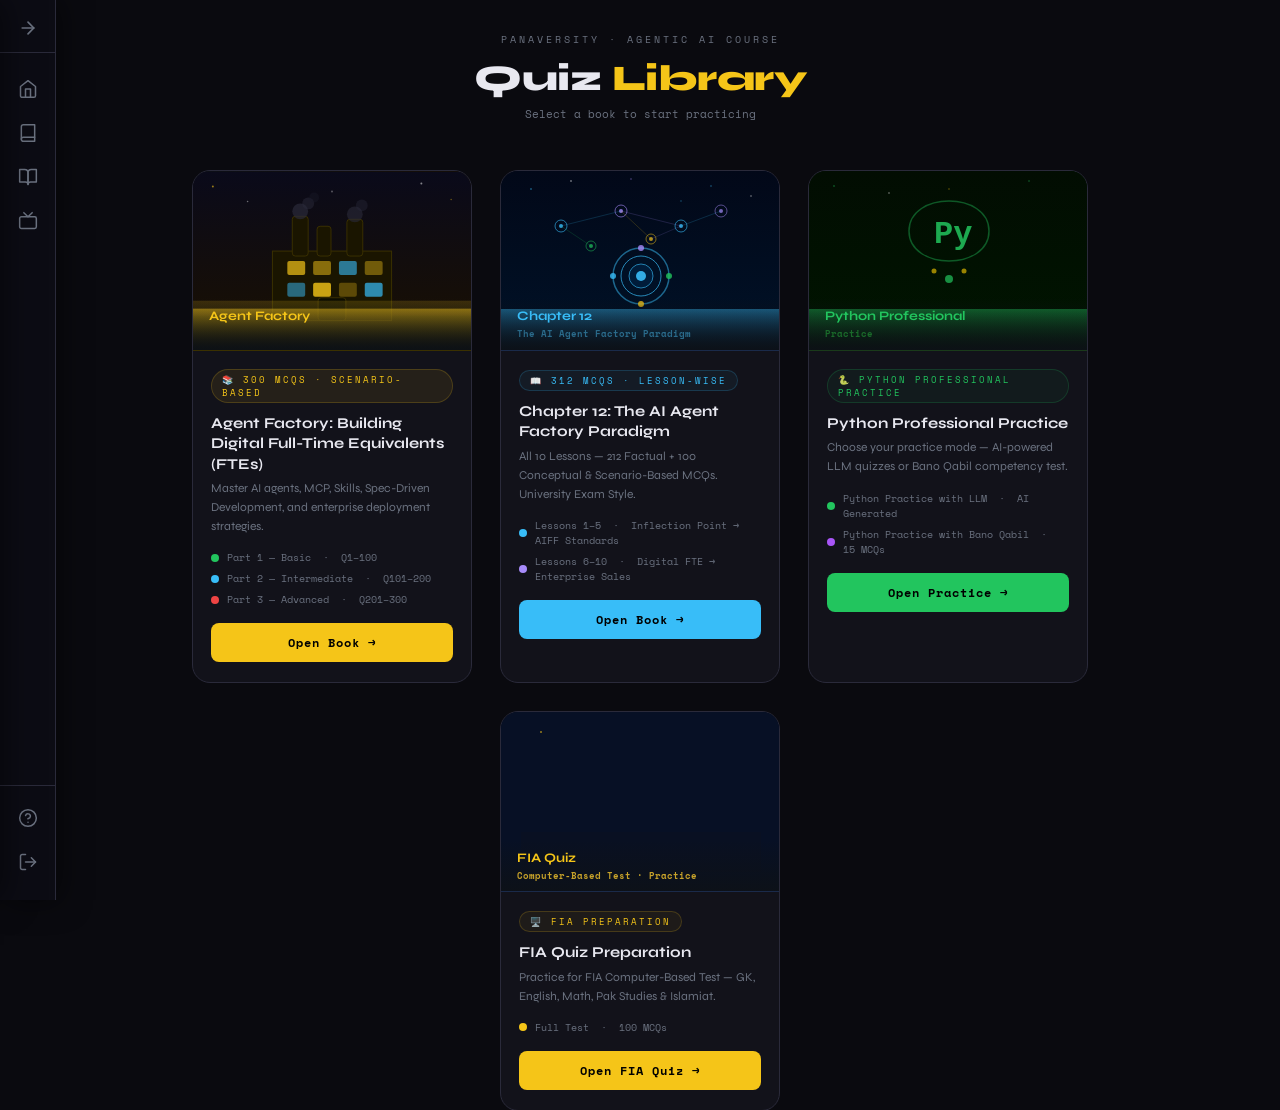
<file: index.html>
<!DOCTYPE html>
<html lang="en">
<head>
  <meta charset="UTF-8">
  <meta name="viewport" content="width=device-width, initial-scale=1.0">
  <title>Quiz Master — Redirecting...</title>
  <meta http-equiv="refresh" content="0;url=book1/book_index.html">
</head>
<body style="background:#0a0a0f;color:#e8e8f0;font-family:sans-serif;display:flex;align-items:center;justify-content:center;height:100vh;">
  <p>Redirecting to <a href="book1/book_index.html" style="color:#f5c518;">Quiz Library</a>...</p>
</body>
</html>
</file>
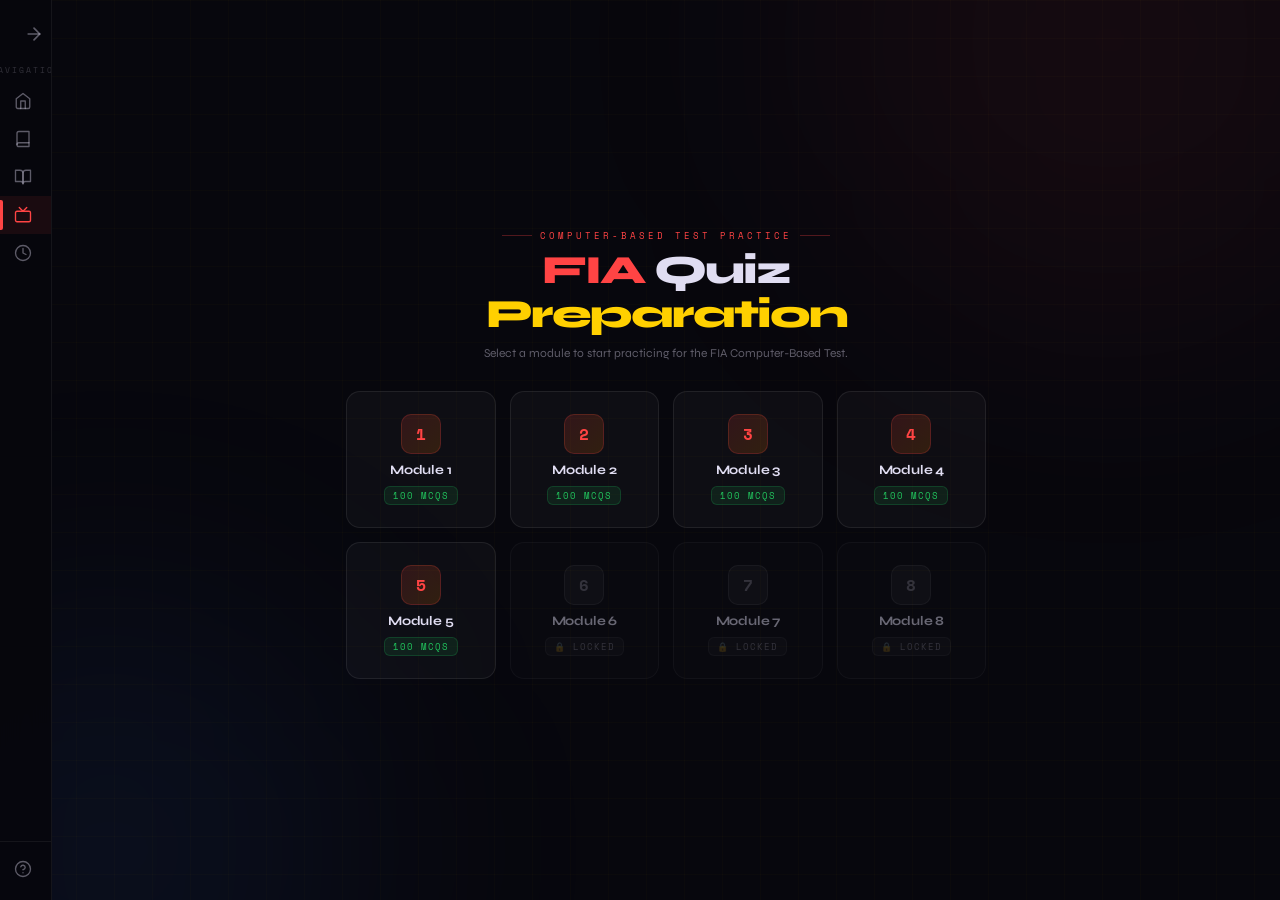
<file: FIA-Quiz-Prepration/index.html>
<!DOCTYPE html>
<html lang="en">

<head>
  <meta charset="UTF-8" />
  <meta name="viewport" content="width=device-width, initial-scale=1.0" />
  <title>FIA Quiz Preparation — 100 MCQs Practice Test</title>
  <meta name="description" content="Practice for FIA Computer-Based Test with 100 MCQs covering General Knowledge, English, Mathematics, Pakistan Studies, and Islamiat." />
  <link
    href="https://fonts.googleapis.com/css2?family=Space+Mono:wght@400;700&family=Syne:wght@400;600;700;800&display=swap"
    rel="stylesheet" />
  <style>
    :root {
      --gold: #ffd000;
      --gold2: #ff8800;
      --red: #ff4444;
      --green: #22c55e;
      --blue: #3b82f6;
      --purple: #a78bfa;
      --cyan: #22d3ee;
      --bg: #07070d;
      --bg2: rgba(7, 7, 13, .94);
      --card: rgba(255, 255, 255, .03);
      --border: rgba(255, 208, 0, .12);
      --text: #e0ddf2;
      --muted: rgba(224, 221, 242, .4);
      --mono: 'Space Mono', monospace;
      --sans: 'Syne', sans-serif;
    }

    *,
    *::before,
    *::after {
      box-sizing: border-box;
      margin: 0;
      padding: 0
    }

    html,
    body {
      height: 100%;
      background: var(--bg);
      color: var(--text);
      font-family: var(--sans);
      overflow: hidden
    }

    .bg-grid {
      position: fixed;
      inset: 0;
      pointer-events: none;
      z-index: 0;
      background-image: linear-gradient(rgba(255, 208, 0, .02) 1px, transparent 1px),
        linear-gradient(90deg, rgba(255, 208, 0, .02) 1px, transparent 1px);
      background-size: 38px 38px
    }

    .orb {
      position: fixed;
      border-radius: 50%;
      filter: blur(130px);
      pointer-events: none;
      z-index: 0
    }

    .orb-a {
      width: 600px;
      height: 600px;
      top: -260px;
      right: -130px;
      background: rgba(255, 68, 68, .06)
    }

    .orb-b {
      width: 500px;
      height: 500px;
      bottom: -200px;
      left: -140px;
      background: rgba(59, 130, 246, .07)
    }

    /* ── SCORE BOX ── */
    .score-box {
      padding: 5px 12px;
      border-radius: 12px;
      background: rgba(34, 197, 94, .15);
      border: 1px solid rgba(34, 197, 94, .3);
      font-family: var(--mono);
      font-size: 11px;
      font-weight: 700;
      color: #86efac;
      backdrop-filter: blur(12px);
      display: none;
      transition: all .3s;
      white-space: nowrap;
      margin: 0 auto;
    }

    .score-box.visible {
      display: inline-block;
    }

    /* ── SIDEBAR ── */
    .icon-sidebar-zone {
      position: fixed;
      left: 0;
      top: 0;
      width: 18px;
      height: 100%;
      z-index: 60
    }

    .icon-sidebar {
      position: fixed;
      left: 0;
      top: 0;
      height: 100%;
      width: 52px;
      background: rgba(7, 7, 13, .96);
      border-right: 1px solid rgba(255, 255, 255, .06);
      display: flex;
      flex-direction: column;
      align-items: center;
      padding: 12px 0;
      z-index: 55;
      transition: width .3s, transform .3s;
      overflow: hidden;
      backdrop-filter: blur(16px)
    }

    .icon-sidebar.expanded {
      width: 220px
    }

    .icon-sidebar-arrow {
      display: flex;
      align-items: center;
      gap: 10px;
      width: 100%;
      padding: 8px 14px;
      cursor: pointer;
      color: var(--muted);
      transition: color .2s;
      margin-bottom: 8px;
      flex-shrink: 0
    }

    .icon-sidebar-arrow:hover {
      color: var(--gold)
    }

    .icon-sidebar-arrow svg {
      flex-shrink: 0;
      transition: transform .3s
    }

    .icon-sidebar.expanded .icon-sidebar-arrow svg {
      transform: rotate(180deg)
    }

    .isb-brand {
      display: flex;
      align-items: center;
      gap: 8px;
      overflow: hidden;
      white-space: nowrap;
      opacity: 0;
      width: 0;
      transition: opacity .2s, width .3s
    }

    .icon-sidebar.expanded .isb-brand {
      opacity: 1;
      width: auto
    }

    .isb-brand-logo {
      width: 28px;
      height: 28px;
      border-radius: 7px;
      background: linear-gradient(135deg, var(--red), #ff6600);
      display: flex;
      align-items: center;
      justify-content: center;
      font-family: var(--mono);
      font-weight: 700;
      font-size: 10px;
      color: #fff;
      flex-shrink: 0
    }

    .isb-brand span {
      font-size: 13px;
      font-weight: 700;
      color: var(--text)
    }

    .isb-brand em {
      color: var(--red);
      font-style: normal
    }

    .isb-section-title {
      font-family: var(--mono);
      font-size: 8px;
      letter-spacing: 2px;
      text-transform: uppercase;
      color: rgba(224, 221, 242, .2);
      padding: 0 14px;
      margin-bottom: 6px;
      white-space: nowrap;
      overflow: hidden;
      flex-shrink: 0
    }

    .icon-sidebar-items {
      flex: 1;
      overflow-y: auto;
      width: 100%
    }

    .icon-sidebar-items::-webkit-scrollbar {
      width: 2px
    }

    .icon-sidebar-items::-webkit-scrollbar-thumb {
      background: rgba(255, 255, 255, .1)
    }

    .isb-item {
      display: flex;
      align-items: center;
      gap: 12px;
      padding: 10px 14px;
      cursor: pointer;
      color: var(--muted);
      transition: all .2s;
      white-space: nowrap;
      overflow: hidden;
      position: relative
    }

    .isb-item:hover {
      color: var(--text);
      background: rgba(255, 255, 255, .04)
    }

    .isb-item.active {
      color: var(--red);
      background: rgba(255, 68, 68, .08)
    }

    .isb-item.active::before {
      content: "";
      position: absolute;
      left: 0;
      top: 4px;
      bottom: 4px;
      width: 3px;
      border-radius: 0 2px 2px 0;
      background: var(--red)
    }

    .isb-item svg {
      width: 18px;
      height: 18px;
      flex-shrink: 0;
      stroke: currentColor;
      fill: none;
      stroke-width: 1.8;
      stroke-linecap: round;
      stroke-linejoin: round
    }

    .isb-label {
      font-size: 12px;
      font-weight: 600;
      opacity: 0;
      width: 0;
      transition: opacity .2s, width .3s;
      overflow: hidden
    }

    .icon-sidebar.expanded .isb-label {
      opacity: 1;
      width: auto
    }

    .icon-sidebar-bottom {
      border-top: 1px solid rgba(255, 255, 255, .06);
      padding-top: 8px;
      width: 100%;
      flex-shrink: 0
    }

    /* HAMBURGER (mobile) */
    .sidebar-toggle-btn {
      display: none;
      position: fixed;
      top: 10px;
      left: 10px;
      z-index: 70;
      background: rgba(7, 7, 13, .85);
      border: 1px solid rgba(255, 255, 255, .1);
      border-radius: 8px;
      padding: 8px;
      color: var(--muted);
      cursor: pointer;
      backdrop-filter: blur(12px)
    }

    .sidebar-overlay {
      display: none;
      position: fixed;
      inset: 0;
      background: rgba(0, 0, 0, .6);
      z-index: 50;
      opacity: 0;
      transition: opacity .3s
    }

    .sidebar-overlay.open {
      display: block;
      opacity: 1
    }

    @media (max-width: 768px) {
      .icon-sidebar {
        transform: translateX(-100%)
      }

      .icon-sidebar.mobile-open {
        transform: translateX(0);
        width: 220px
      }

      .icon-sidebar.mobile-open .isb-label {
        opacity: 1;
        width: auto
      }

      .icon-sidebar.mobile-open .isb-brand {
        opacity: 1;
        width: auto
      }

      .icon-sidebar-zone {
        display: none
      }

      .sidebar-toggle-btn {
        display: flex
      }
    }

    /* ── APP LAYOUT ── */
    #app {
      display: flex;
      flex-direction: column;
      height: 100vh;
      position: relative;
      overflow: hidden;
      margin-left: 52px
    }

    @media (max-width: 768px) {
      #app {
        margin-left: 0
      }
    }

    /* ── LANDING ── */
    #landing {
      position: relative;
      z-index: 5;
      flex: 1;
      overflow-y: auto;
      overflow-x: hidden;
      display: flex;
      flex-direction: column;
      align-items: center;
      justify-content: flex-start;
      padding: 0;
      gap: 0
    }

    #landing::-webkit-scrollbar {
      width: 3px
    }

    #landing::-webkit-scrollbar-thumb {
      background: rgba(255, 208, 0, .15);
      border-radius: 2px
    }

    .landing-body {
      width: 100%;
      display: flex;
      flex-direction: column;
      align-items: center;
      gap: 24px;
      padding: 24px 20px;
      box-sizing: border-box;
    }

    .hero {
      text-align: center
    }

    .hero-tag {
      font-family: var(--mono);
      font-size: 9px;
      color: var(--red);
      letter-spacing: 3px;
      text-transform: uppercase;
      margin-bottom: 6px;
      display: inline-flex;
      align-items: center;
      gap: 8px
    }

    .hero-tag::before,
    .hero-tag::after {
      content: "";
      width: 30px;
      height: 1px;
      background: rgba(255, 68, 68, .3)
    }

    .hero-h1 {
      font-size: clamp(24px, 4vw, 40px);
      font-weight: 800;
      line-height: 1.1;
      letter-spacing: -2px;
      margin-bottom: 8px
    }

    .hero-h1 .ac {
      color: var(--red)
    }

    .hero-h1 .ac2 {
      color: var(--gold)
    }

    .hero-p {
      color: var(--muted);
      font-size: 12px;
      max-width: 480px;
      margin: 0 auto;
      line-height: 1.6
    }

    /* SUBJECT CARDS */
    .subjects-grid {
      display: grid;
      grid-template-columns: repeat(auto-fill, minmax(200px, 1fr));
      gap: 12px;
      max-width: 720px;
      width: 100%
    }

    .subject-card {
      padding: 20px 18px;
      border-radius: 14px;
      cursor: pointer;
      background: rgba(255, 255, 255, .03);
      border: 1.5px solid rgba(255, 255, 255, .08);
      transition: all .25s;
      position: relative;
      overflow: hidden;
      display: flex;
      flex-direction: column;
      gap: 8px
    }

    .subject-card::before {
      content: "";
      position: absolute;
      left: 0;
      top: 0;
      bottom: 0;
      width: 4px;
      background: var(--accent-color);
      opacity: .5;
      transition: opacity .2s
    }

    .subject-card:hover {
      transform: translateY(-4px) scale(1.02);
      border-color: var(--accent-color);
      box-shadow: 0 8px 30px rgba(0, 0, 0, .3), 0 0 0 1px var(--accent-color-dim)
    }

    .subject-card:hover::before {
      opacity: 1
    }

    .subject-card-icon {
      font-size: 28px;
      line-height: 1
    }

    .subject-card-name {
      font-size: 15px;
      font-weight: 700;
      color: var(--text);
      letter-spacing: -.3px
    }

    .subject-card-meta {
      display: flex;
      align-items: center;
      gap: 8px;
      font-family: var(--mono);
      font-size: 10px;
      color: var(--muted)
    }

    .subject-card-count {
      padding: 2px 8px;
      border-radius: 6px;
      font-weight: 700;
      font-size: 10px;
      background: rgba(255, 255, 255, .06);
      color: var(--accent-color)
    }

    .subject-card-pct {
      opacity: .7
    }

    /* ALL SUBJECTS CARD */
    .all-card {
      grid-column: 1 / -1;
      display: flex;
      align-items: center;
      justify-content: center;
      gap: 14px;
      padding: 18px 24px;
      border-radius: 14px;
      cursor: pointer;
      background: linear-gradient(135deg, rgba(255, 68, 68, .08), rgba(255, 136, 0, .08));
      border: 1.5px solid rgba(255, 68, 68, .2);
      transition: all .25s;
      font-size: 15px;
      font-weight: 700;
      color: var(--text)
    }

    .all-card:hover {
      transform: translateY(-3px);
      border-color: rgba(255, 68, 68, .5);
      box-shadow: 0 8px 30px rgba(255, 68, 68, .15)
    }

    .all-card-icon {
      font-size: 24px
    }

    .all-card-count {
      font-family: var(--mono);
      font-size: 11px;
      color: var(--muted);
      font-weight: 400
    }

    /* ── QUIZ LAYOUT ── */
    #quiz {
      display: none;
      flex: 1;
      min-height: 0;
      position: relative;
      z-index: 5;
      flex-direction: column
    }

    #quiz.active {
      display: flex
    }

    /* SUBJECT BAR */
    .quiz-subject-bar {
      display: flex;
      align-items: center;
      justify-content: space-between;
      padding: 8px 20px;
      background: var(--bg2);
      border-bottom: 1px solid var(--border);
      backdrop-filter: blur(16px);
      flex-shrink: 0;
      gap: 10px;
      position: sticky;
      top: 0;
      z-index: 10
    }

    .quiz-subject-name {
      font-size: 13px;
      font-weight: 700;
      color: var(--gold);
      font-family: var(--mono);
      display: flex;
      align-items: center;
      gap: 8px
    }

    .quiz-back-btn {
      padding: 5px 14px;
      border-radius: 8px;
      border: 1px solid rgba(255, 255, 255, .12);
      background: rgba(255, 255, 255, .04);
      color: var(--muted);
      font-size: 12px;
      cursor: pointer;
      font-family: var(--sans);
      font-weight: 600;
      transition: all .2s;
      white-space: nowrap
    }

    .quiz-back-btn:hover {
      border-color: rgba(255, 208, 0, .3);
      color: var(--gold)
    }

    /* PROGRESS BAR */
    .quiz-progress {
      height: 3px;
      background: rgba(255, 255, 255, .07);
      flex-shrink: 0
    }

    .quiz-progress-fill {
      height: 100%;
      background: linear-gradient(90deg, var(--gold), var(--gold2));
      transition: width .4s;
      width: 0%
    }

    /* QUIZ BODY */
    .quiz-body {
      flex: 1;
      overflow-y: auto;
      overflow-x: hidden;
      min-height: 0;
      padding: 20px 28px;
      display: flex;
      justify-content: center
    }

    .quiz-body::-webkit-scrollbar {
      width: 3px
    }

    .quiz-body::-webkit-scrollbar-thumb {
      background: rgba(255, 208, 0, .15);
      border-radius: 2px
    }

    .quiz-inner {
      width: 100%;
      max-width: 720px;
      display: flex;
      flex-direction: column;
      gap: 12px;
      flex: 1
    }

    /* Q COUNTER */
    .q-counter-row {
      display: flex;
      align-items: center;
      justify-content: space-between;
      flex-wrap: wrap;
      gap: 8px;
      flex-shrink: 0
    }

    .q-counter {
      font-family: var(--mono);
      font-size: 11px;
      color: var(--muted)
    }

    .q-counter strong {
      color: var(--text);
      font-size: 14px
    }

    .q-dots-row {
      display: flex;
      gap: 3px;
      flex-wrap: wrap;
      max-width: 480px
    }

    .q-dot {
      width: 8px;
      height: 8px;
      border-radius: 50%;
      background: rgba(255, 255, 255, .1);
      cursor: pointer;
      transition: all .2s;
      flex-shrink: 0
    }

    .q-dot.answered-correct {
      background: var(--green)
    }

    .q-dot.answered-wrong {
      background: var(--red)
    }

    .q-dot.current {
      background: var(--gold);
      box-shadow: 0 0 6px var(--gold)
    }

    /* MCQ CARD */
    .mcq-card {
      padding: 22px 24px;
      border-radius: 14px;
      background: rgba(255, 255, 255, .035);
      border: 1px solid rgba(255, 255, 255, .08);
      transition: border-color .3s;
      flex: 1;
      display: flex;
      flex-direction: column
    }

    .mcq-subject-tag {
      font-family: var(--mono);
      font-size: 9px;
      letter-spacing: 2px;
      text-transform: uppercase;
      margin-bottom: 6px;
      opacity: .7;
      flex-shrink: 0
    }

    .mcq-qnum {
      font-family: var(--mono);
      font-size: 11px;
      color: var(--muted);
      margin-bottom: 6px;
      flex-shrink: 0
    }

    .mcq-question {
      font-size: 15px;
      font-weight: 600;
      line-height: 1.65;
      color: rgba(224, 221, 242, .95);
      margin-bottom: 14px;
      flex-shrink: 0
    }

    /* OPTIONS */
    .options-grid {
      display: flex;
      flex-direction: column;
      gap: 8px;
      flex: 1;
      justify-content: center
    }

    .opt-btn {
      display: flex;
      align-items: center;
      gap: 12px;
      padding: 13px 16px;
      border-radius: 10px;
      cursor: pointer;
      background: rgba(255, 255, 255, .04);
      border: 1.5px solid rgba(255, 255, 255, .09);
      font-family: var(--mono);
      font-size: 12px;
      color: rgba(224, 221, 242, .75);
      transition: all .2s;
      text-align: left;
      width: 100%;
      position: relative;
      overflow: hidden
    }

    .opt-btn:hover:not(:disabled) {
      background: rgba(255, 208, 0, .07);
      border-color: rgba(255, 208, 0, .3);
      color: var(--text);
      transform: translateX(3px)
    }

    .opt-btn:disabled {
      cursor: default;
      transform: none
    }

    .opt-letter {
      width: 30px;
      height: 30px;
      border-radius: 8px;
      flex-shrink: 0;
      display: flex;
      align-items: center;
      justify-content: center;
      font-weight: 700;
      font-size: 12px;
      background: rgba(255, 255, 255, .08);
      border: 1px solid rgba(255, 255, 255, .12);
      color: var(--gold);
      transition: all .2s
    }

    .opt-text {
      flex: 1;
      line-height: 1.45
    }

    .opt-icon {
      font-size: 16px;
      margin-left: auto;
      flex-shrink: 0;
      opacity: 0;
      transition: all .2s
    }

    /* Correct */
    .opt-btn.correct {
      background: rgba(34, 197, 94, .12);
      border-color: rgba(34, 197, 94, .5);
      color: #86efac;
      animation: popIn .3s ease
    }

    .opt-btn.correct .opt-letter {
      background: rgba(34, 197, 94, .2);
      border-color: rgba(34, 197, 94, .5);
      color: #22c55e
    }

    .opt-btn.correct .opt-icon {
      opacity: 1;
      color: #22c55e
    }

    /* Wrong */
    .opt-btn.wrong {
      background: rgba(255, 68, 68, .1);
      border-color: rgba(255, 68, 68, .45);
      color: #fca5a5;
      animation: shake .3s ease
    }

    .opt-btn.wrong .opt-letter {
      background: rgba(255, 68, 68, .2);
      border-color: rgba(255, 68, 68, .5);
      color: #ff6666
    }

    .opt-btn.wrong .opt-icon {
      opacity: 1;
      color: #ff4444
    }

    /* Reveal correct after wrong */
    .opt-btn.reveal {
      background: rgba(34, 197, 94, .07);
      border-color: rgba(34, 197, 94, .3);
      color: #86efac
    }

    .opt-btn.reveal .opt-letter {
      background: rgba(34, 197, 94, .15);
      border-color: rgba(34, 197, 94, .35);
      color: #22c55e
    }

    .opt-btn.reveal .opt-icon {
      opacity: .7;
      color: #22c55e
    }

    @keyframes popIn {
      0% { transform: scale(.98) }
      50% { transform: scale(1.01) }
      100% { transform: scale(1) }
    }

    @keyframes shake {
      0%, 100% { transform: translateX(0) }
      25% { transform: translateX(-6px) }
      75% { transform: translateX(6px) }
    }

    /* EXPLANATION BOX */
    .explain-box {
      padding: 12px 16px;
      border-radius: 10px;
      font-family: var(--mono);
      font-size: 11px;
      line-height: 1.5;
      animation: fadeIn .3s ease;
      margin-top: 6px;
      flex-shrink: 0
    }

    .explain-box.correct-exp {
      background: rgba(34, 197, 94, .07);
      border: 1px solid rgba(34, 197, 94, .2);
      color: #86efac
    }

    .explain-box.wrong-exp {
      background: rgba(255, 208, 0, .06);
      border: 1px solid rgba(255, 208, 0, .18);
      color: #fde68a
    }

    @keyframes fadeIn {
      from { opacity: 0; transform: translateY(4px) }
      to { opacity: 1; transform: translateY(0) }
    }

    /* NAV BUTTONS */
    .nav-row {
      display: flex;
      align-items: center;
      justify-content: space-between;
      gap: 10px;
      flex-shrink: 0
    }

    .btn-nav {
      padding: 10px 24px;
      border-radius: 10px;
      border: 1.5px solid;
      font-family: var(--sans);
      font-weight: 700;
      font-size: 13px;
      cursor: pointer;
      transition: all .2s
    }

    .btn-prev {
      background: transparent;
      border-color: rgba(255, 255, 255, .12);
      color: var(--muted)
    }

    .btn-prev:hover {
      border-color: rgba(255, 255, 255, .3);
      color: var(--text)
    }

    .btn-prev:disabled {
      opacity: .3;
      cursor: not-allowed
    }

    .btn-next {
      background: linear-gradient(135deg, var(--gold), var(--gold2));
      border-color: transparent;
      color: var(--bg);
      box-shadow: 0 4px 14px rgba(255, 208, 0, .25)
    }

    .btn-next:hover {
      transform: translateY(-2px);
      box-shadow: 0 8px 20px rgba(255, 208, 0, .35)
    }

    .btn-skip {
      background: transparent;
      border-color: rgba(255, 255, 255, .1);
      color: rgba(224, 221, 242, .4);
      font-size: 11px;
      padding: 8px 16px
    }

    .btn-skip:hover {
      color: var(--muted);
      border-color: rgba(255, 255, 255, .2)
    }

    /* RESULTS SCREEN */
    .results-screen {
      padding: 32px;
      display: flex;
      flex-direction: column;
      align-items: center;
      gap: 24px;
      max-width: 720px;
      margin: 0 auto;
      width: 100%;
      animation: fadeIn .4s ease
    }

    .result-hero {
      text-align: center
    }

    .result-grade {
      font-size: clamp(48px, 8vw, 80px);
      font-weight: 800;
      letter-spacing: -3px;
      line-height: 1
    }

    .result-pct {
      font-size: 32px;
      font-weight: 800;
      letter-spacing: -1px;
      margin-top: 8px
    }

    .result-sub {
      font-size: 13px;
      color: var(--muted);
      margin-top: 8px;
      font-family: var(--mono)
    }

    .result-cards {
      display: flex;
      gap: 10px;
      flex-wrap: wrap;
      justify-content: center;
      width: 100%
    }

    .result-card {
      flex: 1;
      min-width: 110px;
      padding: 16px;
      border-radius: 12px;
      text-align: center
    }

    .rc-correct {
      background: rgba(34, 197, 94, .08);
      border: 1px solid rgba(34, 197, 94, .2)
    }

    .rc-wrong {
      background: rgba(255, 68, 68, .08);
      border: 1px solid rgba(255, 68, 68, .2)
    }

    .rc-skip {
      background: rgba(255, 208, 0, .08);
      border: 1px solid rgba(255, 208, 0, .2)
    }

    .rc-num {
      font-size: 28px;
      font-weight: 800;
      font-family: var(--mono)
    }

    .rc-correct .rc-num {
      color: #22c55e
    }

    .rc-wrong .rc-num {
      color: #ff4444
    }

    .rc-skip .rc-num {
      color: var(--gold)
    }

    .rc-label {
      font-size: 10px;
      color: var(--muted);
      margin-top: 3px;
      font-family: var(--mono);
      letter-spacing: 1px;
      text-transform: uppercase
    }

    /* Subject breakdown in results */
    .result-breakdown {
      width: 100%;
      display: flex;
      flex-direction: column;
      gap: 6px
    }

    .result-breakdown-title {
      font-family: var(--mono);
      font-size: 10px;
      letter-spacing: 2px;
      text-transform: uppercase;
      color: var(--muted);
      margin-bottom: 4px
    }

    .rb-row {
      display: flex;
      align-items: center;
      gap: 10px;
      padding: 8px 14px;
      border-radius: 8px;
      background: rgba(255, 255, 255, .03);
      border: 1px solid rgba(255, 255, 255, .05)
    }

    .rb-icon {
      font-size: 16px;
      flex-shrink: 0
    }

    .rb-name {
      flex: 1;
      font-size: 12px;
      font-weight: 600
    }

    .rb-score {
      font-family: var(--mono);
      font-size: 12px;
      font-weight: 700
    }

    .rb-bar-wrap {
      width: 60px;
      height: 4px;
      background: rgba(255, 255, 255, .08);
      border-radius: 2px;
      overflow: hidden
    }

    .rb-bar {
      height: 100%;
      border-radius: 2px;
      transition: width .6s
    }

    .retry-btn {
      padding: 13px 32px;
      border-radius: 12px;
      border: none;
      cursor: pointer;
      background: linear-gradient(135deg, var(--gold), var(--gold2));
      font-family: var(--sans);
      font-weight: 700;
      font-size: 14px;
      color: var(--bg);
      box-shadow: 0 4px 20px rgba(255, 208, 0, .3);
      transition: all .2s
    }

    .retry-btn:hover {
      transform: translateY(-2px);
      box-shadow: 0 8px 26px rgba(255, 208, 0, .4)
    }

    .home-btn {
      padding: 10px 24px;
      border-radius: 10px;
      border: 1.5px solid rgba(255, 255, 255, .12);
      background: transparent;
      cursor: pointer;
      font-family: var(--sans);
      font-weight: 700;
      font-size: 13px;
      color: var(--muted);
      transition: all .2s
    }

    .home-btn:hover {
      border-color: rgba(255, 255, 255, .3);
      color: var(--text)
    }

    /* ── MODULES SCREEN ── */
    #modules {
      position: relative;
      z-index: 5;
      flex: 1;
      overflow-y: auto;
      display: flex;
      flex-direction: column;
      align-items: center;
      justify-content: center;
      gap: 28px;
      padding: 24px 20px
    }

    #modules::-webkit-scrollbar { width: 3px }
    #modules::-webkit-scrollbar-thumb { background: rgba(255,208,0,.15); border-radius: 2px }

    .modules-grid {
      display: grid;
      grid-template-columns: repeat(4, 1fr);
      gap: 14px;
      max-width: 640px;
      width: 100%
    }

    .module-box {
      position: relative;
      padding: 22px 16px;
      border-radius: 14px;
      text-align: center;
      cursor: pointer;
      background: rgba(255, 255, 255, .03);
      border: 1.5px solid rgba(255, 255, 255, .08);
      transition: all .25s;
      display: flex;
      flex-direction: column;
      align-items: center;
      gap: 8px;
      overflow: hidden
    }

    .module-box::before {
      content: "";
      position: absolute;
      top: 0;
      left: 0;
      right: 0;
      height: 3px;
      background: linear-gradient(90deg, var(--red), var(--gold2));
      opacity: 0;
      transition: opacity .2s
    }

    .module-box:hover {
      transform: translateY(-4px) scale(1.03);
      border-color: rgba(255, 68, 68, .4);
      box-shadow: 0 8px 30px rgba(255, 68, 68, .12), 0 0 0 1px rgba(255, 68, 68, .1)
    }

    .module-box:hover::before {
      opacity: 1
    }

    .module-box-num {
      width: 40px;
      height: 40px;
      border-radius: 10px;
      display: flex;
      align-items: center;
      justify-content: center;
      font-family: var(--mono);
      font-weight: 700;
      font-size: 16px;
      background: linear-gradient(135deg, rgba(255, 68, 68, .15), rgba(255, 136, 0, .15));
      border: 1px solid rgba(255, 68, 68, .2);
      color: var(--red);
      transition: all .25s
    }

    .module-box:hover .module-box-num {
      background: linear-gradient(135deg, rgba(255, 68, 68, .25), rgba(255, 136, 0, .25));
      border-color: rgba(255, 68, 68, .5);
      box-shadow: 0 0 12px rgba(255, 68, 68, .2)
    }

    .module-box-label {
      font-size: 13px;
      font-weight: 700;
      color: var(--text);
      letter-spacing: -.2px
    }

    .module-box-status {
      font-family: var(--mono);
      font-size: 9px;
      letter-spacing: 1px;
      text-transform: uppercase;
      padding: 2px 8px;
      border-radius: 6px
    }

    .module-box.active .module-box-status {
      color: var(--green);
      background: rgba(34, 197, 94, .1);
      border: 1px solid rgba(34, 197, 94, .2)
    }

    .module-box.locked {
      opacity: .45;
      cursor: not-allowed
    }

    .module-box.locked:hover {
      transform: none;
      border-color: rgba(255, 255, 255, .08);
      box-shadow: none
    }

    .module-box.locked::before {
      display: none
    }

    .module-box.locked .module-box-num {
      background: rgba(255, 255, 255, .05);
      border-color: rgba(255, 255, 255, .1);
      color: var(--muted)
    }

    .module-box.completed {
      border-color: rgba(34, 197, 94, .2)
    }

    .module-box.completed .module-box-num {
      background: linear-gradient(135deg, rgba(34, 197, 94, .15), rgba(34, 197, 94, .25));
      border-color: rgba(34, 197, 94, .3);
      color: var(--green)
    }

    .module-box.completed:hover .module-box-num {
      background: linear-gradient(135deg, rgba(34, 197, 94, .25), rgba(34, 197, 94, .35));
      border-color: rgba(34, 197, 94, .5);
      box-shadow: 0 0 12px rgba(34, 197, 94, .2)
    }

    .module-box.completed:hover {
      border-color: rgba(34, 197, 94, .4);
      box-shadow: 0 8px 30px rgba(34, 197, 94, .12), 0 0 0 1px rgba(34, 197, 94, .1)
    }

    .module-box.completed::before {
      background: linear-gradient(90deg, var(--green), #10b981)
    }

    .module-box.completed .module-box-status {
      color: var(--green);
      background: rgba(34, 197, 94, .1);
      border: 1px solid rgba(34, 197, 94, .2)
    }

    /* POPUP OVERLAY */
    .popup-overlay {
      position: fixed;
      inset: 0;
      z-index: 200;
      background: rgba(0, 0, 0, .65);
      display: flex;
      align-items: center;
      justify-content: center;
      backdrop-filter: blur(6px);
      opacity: 0;
      visibility: hidden;
      transition: opacity .25s, visibility .25s
    }

    .popup-overlay.open {
      opacity: 1;
      visibility: visible
    }

    .popup-card {
      background: rgba(15, 15, 25, .98);
      border: 1.5px solid rgba(255, 68, 68, .25);
      border-radius: 16px;
      padding: 28px 32px;
      max-width: 380px;
      width: 90%;
      text-align: center;
      animation: popIn .3s ease;
      box-shadow: 0 16px 50px rgba(0, 0, 0, .5)
    }

    .popup-icon {
      font-size: 40px;
      margin-bottom: 12px
    }

    .popup-title {
      font-size: 17px;
      font-weight: 800;
      color: var(--text);
      margin-bottom: 6px;
      letter-spacing: -.3px
    }

    .popup-msg {
      font-size: 12px;
      color: var(--muted);
      font-family: var(--mono);
      line-height: 1.6;
      margin-bottom: 18px
    }

    .popup-btn {
      padding: 10px 28px;
      border-radius: 10px;
      border: none;
      cursor: pointer;
      background: linear-gradient(135deg, var(--gold), var(--gold2));
      font-family: var(--sans);
      font-weight: 700;
      font-size: 13px;
      color: var(--bg);
      transition: all .2s;
      box-shadow: 0 4px 14px rgba(255, 208, 0, .25)
    }

    .popup-btn:hover {
      transform: translateY(-2px);
      box-shadow: 0 8px 20px rgba(255, 208, 0, .35)
    }

    .module-box.locked .module-box-status {
      color: var(--muted);
      background: rgba(255, 255, 255, .04);
      border: 1px solid rgba(255, 255, 255, .06)
    }

    /* ── RESPONSIVE — TABLET ── */
    @media (max-width: 768px) {
      #landing {
        padding: 60px 16px 20px;
        gap: 18px
      }

      .subjects-grid {
        grid-template-columns: repeat(auto-fill, minmax(160px, 1fr));
        gap: 10px
      }

      .modules-grid {
        grid-template-columns: repeat(4, 1fr);
        gap: 10px
      }

      #modules {
        padding: 60px 16px 20px
      }

      .subject-card {
        padding: 16px 14px
      }

      .quiz-subject-bar {
        padding-left: 54px;
        padding-right: 16px;
      }

      .quiz-inner {
        flex: none;
      }

      .quiz-body {
        padding: 16px
      }

      .mcq-card {
        padding: 16px 18px;
        flex: none;
      }

      .mcq-question {
        font-size: 14px
      }

      .opt-btn {
        padding: 11px 14px;
        font-size: 11px
      }

      .q-dots-row {
        max-width: 280px
      }

      .results-screen {
        padding: 20px
      }
    }

    /* ── RESPONSIVE — MOBILE ── */
    @media (max-width: 480px) {
      #landing {
        padding: 55px 12px 16px;
        gap: 14px;
        justify-content: flex-start
      }

      .hero-h1 {
        font-size: 22px;
        letter-spacing: -1px
      }

      .hero-p {
        font-size: 10px;
        max-width: 300px
      }

      .subjects-grid {
        grid-template-columns: 1fr;
        gap: 8px
      }

      .modules-grid {
        grid-template-columns: repeat(2, 1fr);
        gap: 8px
      }

      #modules {
        padding: 55px 12px 16px;
        gap: 18px;
        justify-content: flex-start
      }

      .module-box {
        padding: 16px 12px
      }

      .module-box-num {
        width: 34px;
        height: 34px;
        font-size: 14px
      }

      .module-box-label {
        font-size: 12px
      }

      .subject-card {
        padding: 14px 12px
      }

      .quiz-body {
        padding: 12px
      }

      .mcq-card {
        padding: 14px;
        border-radius: 10px
      }

      .mcq-question {
        font-size: 13px
      }

      .opt-btn {
        padding: 10px 12px;
        font-size: 10px;
        gap: 8px
      }

      .opt-letter {
        width: 24px;
        height: 24px;
        font-size: 10px
      }

      .btn-nav {
        padding: 8px 14px;
        font-size: 11px
      }

      .q-counter-row {
        flex-direction: column;
        align-items: flex-start;
        gap: 6px;
      }

      .q-dots-row {
        max-width: 100%;
        gap: 2px
      }

      .q-dot {
        width: 6px;
        height: 6px
      }

      .result-cards {
        gap: 6px
      }

      .result-card {
        min-width: 80px;
        padding: 10px
      }

      .rc-num {
        font-size: 20px
      }

      .results-screen {
        padding: 16px 10px;
        gap: 16px
      }
    }
  </style>
</head>

<body>

  <!-- HAMBURGER BUTTON (mobile) -->
  <button class="sidebar-toggle-btn" id="sidebarToggleBtn" onclick="toggleMobileSidebar()" aria-label="Toggle navigation">
    <svg viewBox="0 0 24 24" width="20" height="20" stroke="currentColor" fill="none" stroke-width="2" stroke-linecap="round" stroke-linejoin="round">
      <line x1="3" y1="6" x2="21" y2="6"/>
      <line x1="3" y1="12" x2="21" y2="12"/>
      <line x1="3" y1="18" x2="21" y2="18"/>
    </svg>
  </button>

  <!-- SIDEBAR OVERLAY (mobile) -->
  <div class="sidebar-overlay" id="sidebarOverlay" onclick="closeMobileSidebar()"></div>



  <!-- SIDEBAR NAV -->
  <div class="icon-sidebar-zone" id="iconSidebarZone"></div>
  <nav class="icon-sidebar" id="iconSidebar">
    <div class="icon-sidebar-arrow" id="sidebarArrow" title="Navigation">
      <div class="isb-brand"><div class="isb-brand-logo">FIA</div><span>Quiz <em>Master</em></span></div>
      <svg viewBox="0 0 24 24" width="20" height="20" stroke="currentColor" fill="none" stroke-width="2" stroke-linecap="round" stroke-linejoin="round"><line x1="5" y1="12" x2="19" y2="12"/><polyline points="12 5 19 12 12 19"/></svg>
    </div>
    <div class="isb-section-title">Navigation</div>
    <div class="icon-sidebar-items">
      <div class="isb-item" data-tip="Home / Library" onclick="window.location.href='../book1/book_index.html'">
        <svg viewBox="0 0 24 24"><path d="M3 9l9-7 9 7v11a2 2 0 0 1-2 2H5a2 2 0 0 1-2-2z"/><polyline points="9 22 9 12 15 12 15 22"/></svg>
        <span class="isb-label">Home / Library</span>
      </div>
      <div class="isb-item" data-tip="Book 1 — Agent Factory" onclick="window.location.href='../book1/book_index.html'">
        <svg viewBox="0 0 24 24"><path d="M4 19.5A2.5 2.5 0 0 1 6.5 17H20"/><path d="M6.5 2H20v20H6.5A2.5 2.5 0 0 1 4 19.5v-15A2.5 2.5 0 0 1 6.5 2z"/></svg>
        <span class="isb-label">Book 1 — Agent Factory</span>
      </div>
      <div class="isb-item" data-tip="Book 2 — Chapter 12" onclick="window.location.href='../book2/book_index.html'">
        <svg viewBox="0 0 24 24"><path d="M2 3h6a4 4 0 0 1 4 4v14a3 3 0 0 0-3-3H2z"/><path d="M22 3h-6a4 4 0 0 0-4 4v14a3 3 0 0 1 3-3h7z"/></svg>
        <span class="isb-label">Book 2 — Chapter 12</span>
      </div>
      <div class="isb-item active" data-tip="FIA Quiz Preparation">
        <svg viewBox="0 0 24 24"><rect x="2" y="7" width="20" height="14" rx="2" ry="2"/><polyline points="17 2 12 7 7 2"/></svg>
        <span class="isb-label">FIA Quiz Preparation</span>
      </div>
      <div class="isb-item" data-tip="Bano Qabil" onclick="window.location.href='../bano_qabil/book_index.html'">
        <svg viewBox="0 0 24 24"><circle cx="12" cy="12" r="10"/><polyline points="12 6 12 12 16 14"/></svg>
        <span class="isb-label">Bano Qabil</span>
      </div>
    </div>
    <div class="icon-sidebar-bottom">
      <div class="isb-item" data-tip="Help" onclick="alert('FIA Quiz Preparation\n\n100 MCQs for FIA Computer-Based Test\nGeneral Knowledge, English, Mathematics,\nPakistan Studies & Islamiat')">
        <svg viewBox="0 0 24 24"><circle cx="12" cy="12" r="10"/><path d="M9.09 9a3 3 0 0 1 5.83 1c0 2-3 3-3 3"/><line x1="12" y1="17" x2="12.01" y2="17"/></svg>
        <span class="isb-label">Help</span>
      </div>
    </div>
  </nav>

  <!-- POPUP OVERLAY -->
  <div class="popup-overlay" id="popupOverlay" onclick="closePopup()">
    <div class="popup-card" onclick="event.stopPropagation()">
      <div class="popup-icon" id="popupIcon">🔒</div>
      <div class="popup-title" id="popupTitle">Module Locked</div>
      <div class="popup-msg" id="popupMsg">Pehle previous module complete karo (100% questions).</div>
      <button class="popup-btn" onclick="closePopup()">Samajh Gaya 👍</button>
    </div>
  </div>

  <div class="bg-grid"></div>
  <div class="orb orb-a"></div>
  <div class="orb orb-b"></div>

  <div id="app">
    <!-- MODULES -->
    <div id="modules">
      <div class="hero">
        <div class="hero-tag">Computer-Based Test Practice</div>
        <h1 class="hero-h1"><span class="ac">FIA</span> Quiz<br/><span class="ac2">Preparation</span></h1>
        <p class="hero-p">Select a module to start practicing for the FIA Computer-Based Test.</p>
      </div>
      <div class="modules-grid" id="modulesGrid"></div>
    </div>

    <!-- LANDING (subjects) -->
    <div id="landing" style="display:none">
      <div class="quiz-subject-bar" style="width: 100%; border: 1px solid var(--border); border-radius: 12px; margin-bottom: 8px;">
        <button class="quiz-back-btn" onclick="handleBack()">← Back</button>
        <div class="quiz-subject-name" id="landingModuleLabel"></div>
      </div>
      <div class="hero">
        <h1 class="hero-h1" style="font-size:clamp(20px,3vw,30px)">Choose a <span class="ac2">Subject</span></h1>
        <p class="hero-p">Pick a subject to practice, or take the full mock test with all 100 MCQs.</p>
      </div>
      <div class="subjects-grid" id="subjectsGrid"></div>
    </div>

    <!-- QUIZ -->
    <div id="quiz">
      <div class="quiz-subject-bar">
        <button class="quiz-back-btn" onclick="handleBack()">← Back</button>
        <div class="score-box" id="scoreBox">Score: 0 / 0</div>
        <div class="quiz-subject-name" id="quizSubjectName">📋 Subject</div>
      </div>
      <div class="quiz-progress">
        <div class="quiz-progress-fill" id="quizProgFill"></div>
      </div>
      <div class="quiz-body">
        <div class="quiz-inner" id="quizInner"></div>
      </div>
    </div>
  </div>

  <script src="./quiz.js"></script>
  <script src="./module1.js"></script>
  <script src="./module2.js"></script>
  <script src="./module3.js"></script>
  <script src="./module4.js?v=2"></script>
  <script src="./module5.js?v=2"></script>
  <script src="./module6.js"></script>
  <script src="./module7.js"></script>
  <script src="./module8.js"></script>
  <script>
    // ═══════════════════════════════════════════════
    // FIA QUIZ ENGINE — Reads from window.QUIZ_DATA
    // ═══════════════════════════════════════════════

    const SUBJECTS = [
      { name: "General Knowledge", icon: "🌍", color: "#22c55e", colorDim: "rgba(34,197,94,.15)" },
      { name: "English",           icon: "📝", color: "#3b82f6", colorDim: "rgba(59,130,246,.15)" },
      { name: "Mathematics",       icon: "🔢", color: "#a78bfa", colorDim: "rgba(167,139,250,.15)" },
      { name: "Pakistan Studies",  icon: "🇵🇰", color: "#fbbf24", colorDim: "rgba(251,191,36,.15)" },
      { name: "Islamiat",          icon: "☪️",  color: "#22d3ee", colorDim: "rgba(34,211,238,.15)" },
    ];

    // Get all questions — default to Module 1
    let ALL_QUESTIONS = window.QUIZ_DATA ? window.QUIZ_DATA.questions : [];

    // STATE
    let currentSubject = "";   // "" = all subjects
    let currentQuestions = [];  // filtered questions for current quiz
    let currentIdx = 0;        // current question index in currentQuestions
    let answers = {};          // questionId -> { chosen, correct }
    let currentModule = 1;     // which module is currently being played
    let currentView = "modules"; // "modules", "landing", "quiz", "results"

    function saveState() {
      const state = {
        currentView,
        currentModule,
        currentSubject,
        currentIdx,
        answers
      };
      localStorage.setItem('fia_quiz_state', JSON.stringify(state));
    }

    function loadState() {
      try {
        const stateStr = localStorage.getItem('fia_quiz_state');
        if (!stateStr) return;
        const state = JSON.parse(stateStr);
        if (!state) return;

        // Restore values
        if (state.currentModule) currentModule = state.currentModule;
        if (state.currentSubject !== undefined) currentSubject = state.currentSubject;
        if (state.currentIdx !== undefined) currentIdx = state.currentIdx;
        if (state.answers) answers = state.answers;
        if (state.currentView) currentView = state.currentView;

        // Load the correct module questions
        const moduleDataMap = {
          1: window.QUIZ_DATA || window.MODULE_1,
          2: window.MODULE_2,
          3: window.MODULE_3,
          4: window.MODULE_4,
          5: window.MODULE_5,
          6: window.MODULE_6,
          7: window.MODULE_7,
          8: window.MODULE_8,
        };
        const moduleData = moduleDataMap[currentModule];
        if (moduleData && moduleData.questions) {
          ALL_QUESTIONS = moduleData.questions;
        } else {
          ALL_QUESTIONS = window.QUIZ_DATA ? window.QUIZ_DATA.questions : [];
        }

        document.getElementById("landingModuleLabel").textContent = "Module " + currentModule;

        if (currentView === 'landing') {
          document.getElementById("modules").style.display = "none";
          document.getElementById("landing").style.display = "flex";
          document.getElementById("quiz").classList.remove("active");
          document.getElementById("scoreBox").classList.remove("visible");
          buildLanding();
        } else if (currentView === 'quiz') {
          if (currentSubject) {
            currentQuestions = ALL_QUESTIONS.filter(q => q.subject === currentSubject);
          } else {
            currentQuestions = [...ALL_QUESTIONS];
          }

          if (currentQuestions.length > 0) {
            const subjectInfo = SUBJECTS.find(s => s.name === currentSubject);
            const label = currentSubject ? `${subjectInfo.icon} ${currentSubject}` : "🎯 Full Mock Test";
            document.getElementById("quizSubjectName").textContent = label;

            document.getElementById("landing").style.display = "none";
            document.getElementById("modules").style.display = "none";
            document.getElementById("quiz").classList.add("active");
            document.getElementById("scoreBox").classList.add("visible");
            updateScore();
            renderQuestion(currentIdx);
          } else {
            goModules();
          }
        } else if (currentView === 'results') {
          if (currentSubject) {
            currentQuestions = ALL_QUESTIONS.filter(q => q.subject === currentSubject);
          } else {
            currentQuestions = [...ALL_QUESTIONS];
          }

          if (currentQuestions.length > 0) {
            const subjectInfo = SUBJECTS.find(s => s.name === currentSubject);
            const label = currentSubject ? `${subjectInfo.icon} ${currentSubject}` : "🎯 Full Mock Test";
            document.getElementById("quizSubjectName").textContent = label;

            document.getElementById("landing").style.display = "none";
            document.getElementById("modules").style.display = "none";
            document.getElementById("quiz").classList.add("active");
            document.getElementById("scoreBox").classList.add("visible");
            updateScore();
            showResults();
          } else {
            goModules();
          }
        } else {
          goModules();
        }
      } catch (e) {
        console.error("Error loading state:", e);
      }
    }

    // ─── MODULE COMPLETION (localStorage) ───
    function getCompletedModules() {
      try { return JSON.parse(localStorage.getItem('fia_completed_modules') || '[]'); } catch(e) { return []; }
    }
    function markModuleComplete(num) {
      const completed = getCompletedModules();
      if (!completed.includes(num)) { completed.push(num); localStorage.setItem('fia_completed_modules', JSON.stringify(completed)); }
    }
    function isModuleUnlocked(num) {
      return num <= 5; // Modules 1 to 5 are unlocked, 6 to 8 are locked (under work)
    }
    function isModuleCompleted(num) {
      return getCompletedModules().includes(num);
    }

    // ─── BUILD LANDING ───
    function buildLanding() {
      const grid = document.getElementById("subjectsGrid");
      let html = "";

      // Subject cards
      SUBJECTS.forEach(s => {
        const count = ALL_QUESTIONS.filter(q => q.subject === s.name).length;
        const pct = window.QUIZ_DATA ? window.QUIZ_DATA.based_on_syllabus[s.name] || "" : "";
        html += `
        <div class="subject-card" style="--accent-color:${s.color};--accent-color-dim:${s.colorDim}" onclick="startQuiz('${s.name}')">
          <div class="subject-card-icon">${s.icon}</div>
          <div class="subject-card-name">${s.name}</div>
          <div class="subject-card-meta">
            <span class="subject-card-count" style="color:${s.color}">${count} MCQs</span>
            ${pct ? `<span class="subject-card-pct">${pct} weightage</span>` : ""}
          </div>
        </div>`;
      });

      // All Subjects card
      html += `
      <div class="all-card" onclick="startQuiz('')">
        <span class="all-card-icon">🎯</span>
        <div>
          <div>Full Mock Test — All Subjects</div>
          <div class="all-card-count">${ALL_QUESTIONS.length} MCQs · Timed Practice</div>
        </div>
      </div>`;

      grid.innerHTML = html;
    }

    // ─── START QUIZ ───
    function startQuiz(subject) {
      currentSubject = subject;
      answers = {};
      currentIdx = 0;
      currentView = "quiz";
      saveState();

      if (subject) {
        currentQuestions = ALL_QUESTIONS.filter(q => q.subject === subject);
      } else {
        currentQuestions = [...ALL_QUESTIONS];
      }

      if (currentQuestions.length === 0) {
        alert("No questions found for this subject.");
        return;
      }

      // Update UI
      const subjectInfo = SUBJECTS.find(s => s.name === subject);
      const label = subject ? `${subjectInfo.icon} ${subject}` : "🎯 Full Mock Test";
      document.getElementById("quizSubjectName").textContent = label;

      document.getElementById("landing").style.display = "none";
      document.getElementById("quiz").classList.add("active");

      const scoreBox = document.getElementById("scoreBox");
      scoreBox.classList.add("visible");
      updateScore();

      renderQuestion(currentIdx);
    }

    // ─── GO TO LANDING (subjects) ───
    function goLanding() {
      currentView = "landing";
      saveState();
      document.getElementById("landing").style.display = "flex";
      document.getElementById("modules").style.display = "none";
      document.getElementById("quiz").classList.remove("active");
      document.getElementById("scoreBox").classList.remove("visible");
      document.getElementById("quizProgFill").style.width = "0%";
    }

    // ─── GO TO MODULES ───
    function goModules() {
      currentView = "modules";
      saveState();
      document.getElementById("modules").style.display = "flex";
      document.getElementById("landing").style.display = "none";
      document.getElementById("quiz").classList.remove("active");
      document.getElementById("scoreBox").classList.remove("visible");
      document.getElementById("quizProgFill").style.width = "0%";
      buildModules(); // refresh module states
    }

    // ─── STEP BY STEP BACK ───
    function handleBack() {
      if (currentView === "results") {
        currentView = "quiz";
        saveState();

        document.getElementById("landing").style.display = "none";
        document.getElementById("modules").style.display = "none";
        document.getElementById("quiz").classList.add("active");
        document.getElementById("scoreBox").classList.add("visible");
        updateScore();
        renderQuestion(currentQuestions.length - 1);
      } else if (currentView === "quiz") {
        goLanding();
      } else if (currentView === "landing") {
        goModules();
      }
    }

    // ─── BUILD MODULES ───
    function buildModules() {
      const grid = document.getElementById("modulesGrid");
      let html = "";
      for (let i = 1; i <= 8; i++) {
        const completed = isModuleCompleted(i);
        const unlocked = isModuleUnlocked(i);
        let cls, status;
        if (completed) {
          cls = "module-box completed";
          status = "✅ Complete";
        } else if (unlocked) {
          cls = "module-box active";
          status = "100 MCQs";
        } else {
          cls = "module-box locked";
          status = "🔒 Locked";
        }
        html += `
        <div class="${cls}" onclick="handleModuleClick(${i})">
          <div class="module-box-num">${i}</div>
          <div class="module-box-label">Module ${i}</div>
          <div class="module-box-status">${status}</div>
        </div>`;
      }
      grid.innerHTML = html;
    }

    // ─── HANDLE MODULE CLICK ───
    function handleModuleClick(num) {
      if (isModuleUnlocked(num)) {
        openModule(num);
      } else {
        // Find which module they need to complete first
        const prev = num - 1;
        showPopup(
          '🔒',
          'Module ' + num + ' Locked!',
          'Pehle Module ' + prev + ' ke saare 100 questions complete karo, tab Module ' + num + ' unlock hoga.'
        );
      }
    }

    // ─── POPUP ───
    function showPopup(icon, title, msg) {
      document.getElementById('popupIcon').textContent = icon;
      document.getElementById('popupTitle').textContent = title;
      document.getElementById('popupMsg').textContent = msg;
      document.getElementById('popupOverlay').classList.add('open');
    }
    function closePopup() {
      document.getElementById('popupOverlay').classList.remove('open');
    }

    // ─── OPEN MODULE ───
    function openModule(num) {
      currentModule = num;

      // Load the correct module's questions
      const moduleDataMap = {
        1: window.QUIZ_DATA || window.MODULE_1,
        2: window.MODULE_2,
        3: window.MODULE_3,
        4: window.MODULE_4,
        5: window.MODULE_5,
        6: window.MODULE_6,
        7: window.MODULE_7,
        8: window.MODULE_8,
      };
      const moduleData = moduleDataMap[num];
      console.log('Opening Module', num, '| Data found:', !!moduleData, '| Questions:', moduleData && moduleData.questions ? moduleData.questions.length : 0);
      if (moduleData && moduleData.questions) {
        ALL_QUESTIONS = moduleData.questions;
      } else {
        console.warn('Module', num, 'data not found! Falling back to QUIZ_DATA (Module 1).');
        ALL_QUESTIONS = window.QUIZ_DATA ? window.QUIZ_DATA.questions : [];
      }

      document.getElementById("landingModuleLabel").textContent = "Module " + num;
      document.getElementById("modules").style.display = "none";
      document.getElementById("landing").style.display = "flex";
      buildLanding();
      saveState();
    }

    // ─── RENDER QUESTION ───
    function renderQuestion(idx) {
      if (idx < 0 || idx >= currentQuestions.length) return;
      currentIdx = idx;
      saveState();
      const q = currentQuestions[idx];
      const total = currentQuestions.length;
      const answered = answers[q.id];

      // Progress
      const doneCount = Object.keys(answers).length;
      const pct = Math.round((doneCount / total) * 100);
      document.getElementById("quizProgFill").style.width = pct + "%";

      // Calculate max unlocked index
      let maxUnlockedIdx = 0;
      for (let i = 0; i < currentQuestions.length; i++) {
        if (answers[currentQuestions[i].id]) {
          maxUnlockedIdx = i + 1;
        } else {
          break;
        }
      }
      if (maxUnlockedIdx >= currentQuestions.length) {
        maxUnlockedIdx = currentQuestions.length - 1;
      }

      // Dots
      let dotsHtml = "";
      currentQuestions.forEach((cq, i) => {
        const a = answers[cq.id];
        let cls = "q-dot";
        if (i === idx) cls += " current";
        else if (a) cls += (a.correct ? " answered-correct" : " answered-wrong");
        
        if (i <= maxUnlockedIdx) {
          dotsHtml += `<div class="${cls}" title="Q${i + 1}" onclick="renderQuestion(${i})"></div>`;
        } else {
          cls += " locked-dot";
          dotsHtml += `<div class="${cls}" title="Q${i + 1} (Locked)" style="cursor: not-allowed; opacity: 0.35;"></div>`;
        }
      });

      // Subject tag color
      const subjectInfo = SUBJECTS.find(s => s.name === q.subject);
      const tagColor = subjectInfo ? subjectInfo.color : "var(--muted)";

      // Options
      let optsHtml = "";
      ["A", "B", "C", "D"].forEach(l => {
        if (!q.options[l]) return;
        let cls = "opt-btn";
        let icon = "";
        if (answered) {
          if (l === q.answer) {
            cls += (answered.chosen === l ? " correct" : " reveal");
            icon = "✓";
          } else if (l === answered.chosen && answered.chosen !== q.answer) {
            cls += " wrong";
            icon = "✗";
          }
        }
        const disabled = answered ? "disabled" : "";
        optsHtml += `<button class="${cls}" ${disabled} onclick="chooseAnswer(${q.id},'${l}')">
          <span class="opt-letter">${l}</span>
          <span class="opt-text">${escHtml(q.options[l])}</span>
          <span class="opt-icon">${icon}</span>
        </button>`;
      });

      // Explanation
      let explainHtml = "";
      if (answered) {
        const expCls = answered.correct ? "correct-exp" : "wrong-exp";
        const prefix = answered.correct
          ? "✅ Correct!"
          : "❌ Wrong — Correct answer: " + q.answer + " (" + escHtml(q.options[q.answer]) + ")";
        explainHtml = `<div class="explain-box ${expCls}">${prefix}</div>`;
      }

      // Nav
      const isFirst = idx === 0;
      const isLast = idx === total - 1;
      const allDone = Object.keys(answers).length === total;
      const nextDisabled = answered ? "" : "disabled";

      let navHtml = `<div class="nav-row">
        <button class="btn-nav btn-prev" onclick="renderQuestion(${idx - 1})" ${isFirst ? "disabled" : ""}>← Prev</button>`;

      if (allDone) {
        navHtml += `<button class="btn-nav btn-next" onclick="showResults()">See Results 🏆</button>`;
      } else if (isLast) {
        navHtml += `<button class="btn-nav btn-next" onclick="showResults()" ${nextDisabled}>Finish Quiz</button>`;
      } else {
        navHtml += `<button class="btn-nav btn-next" onclick="renderQuestion(${idx + 1})" ${nextDisabled}>Next →</button>`;
      }
      navHtml += `</div>`;

      document.getElementById("quizInner").innerHTML = `
        <div class="q-counter-row">
          <div class="q-counter">Question <strong>${idx + 1}</strong> of ${total}</div>
          <div class="q-dots-row">${dotsHtml}</div>
        </div>
        <div class="mcq-card">
          <div class="mcq-qnum">Q${q.id}</div>
          <div class="mcq-question">${escHtml(q.question)}</div>
          <div class="options-grid">${optsHtml}</div>
          ${explainHtml}
        </div>
        ${navHtml}`;

      document.querySelector(".quiz-body").scrollTop = 0;
    }

    // ─── CHOOSE ANSWER ───
    function chooseAnswer(qId, chosen) {
      if (answers[qId]) return;
      const q = currentQuestions.find(x => x.id === qId);
      if (!q) return;
      const correct = chosen === q.answer;
      answers[qId] = { chosen, correct };
      saveState();
      updateScore();
      renderQuestion(currentIdx);

      // Auto-advance after short delay if correct
      if (correct && currentIdx < currentQuestions.length - 1) {
        setTimeout(() => {
          // Find next unanswered
          let nextIdx = currentIdx + 1;
          for (let i = currentIdx + 1; i < currentQuestions.length; i++) {
            if (!answers[currentQuestions[i].id]) { nextIdx = i; break; }
          }
          renderQuestion(nextIdx);
        }, 800);
      }
    }

    // ─── SCORE ───
    function updateScore() {
      const correct = Object.values(answers).filter(a => a.correct).length;
      const total = Object.keys(answers).length;
      const scoreBox = document.getElementById("scoreBox");
      scoreBox.textContent = "Score: " + correct + " / " + total;
    }

    // ─── RESULTS ───
    function showResults() {
      currentView = "results";
      saveState();
      const total = currentQuestions.length;
      const answeredCount = Object.keys(answers).length;
      const correct = Object.values(answers).filter(a => a.correct).length;
      const wrong = Object.values(answers).filter(a => !a.correct).length;
      const skipped = total - answeredCount;
      const pct = Math.round((correct / total) * 100);

      let grade = "", gradeColor = "";
      if (pct >= 90) { grade = "A+ 🏆"; gradeColor = "var(--gold)"; }
      else if (pct >= 80) { grade = "A 🥇"; gradeColor = "var(--green)"; }
      else if (pct >= 70) { grade = "B 👍"; gradeColor = "var(--blue)"; }
      else if (pct >= 60) { grade = "C 🙂"; gradeColor = "var(--purple)"; }
      else if (pct >= 50) { grade = "D 📖"; gradeColor = "var(--gold2)"; }
      else { grade = "F 💪"; gradeColor = "var(--red)"; }

      // Subject breakdown
      let breakdownHtml = "";
      if (!currentSubject) {
        breakdownHtml = `<div class="result-breakdown"><div class="result-breakdown-title">Subject Breakdown</div>`;
        SUBJECTS.forEach(s => {
          const subQs = currentQuestions.filter(q => q.subject === s.name);
          const subCorrect = subQs.filter(q => answers[q.id] && answers[q.id].correct).length;
          const subTotal = subQs.length;
          const subPct = subTotal > 0 ? Math.round((subCorrect / subTotal) * 100) : 0;
          const barColor = subPct >= 70 ? "var(--green)" : subPct >= 50 ? "var(--gold)" : "var(--red)";
          breakdownHtml += `
          <div class="rb-row">
            <span class="rb-icon">${s.icon}</span>
            <span class="rb-name">${s.name}</span>
            <span class="rb-score" style="color:${barColor}">${subCorrect}/${subTotal}</span>
            <div class="rb-bar-wrap"><div class="rb-bar" style="width:${subPct}%;background:${barColor}"></div></div>
          </div>`;
        });
        breakdownHtml += `</div>`;
      }

      const motivation = pct >= 80
        ? "Excellent! You're well prepared 🎉"
        : pct >= 60
          ? "Good effort — review the wrong answers and retry!"
          : "Keep practicing — you can do this! 💪";

      document.getElementById("quizInner").innerHTML = `
      <div class="results-screen">
        <div class="result-hero">
          <div class="result-grade" style="color:${gradeColor}">${grade}</div>
          <div class="result-pct">${pct}%</div>
          <div class="result-sub">${correct} correct out of ${total} questions${currentSubject ? " — " + escHtml(currentSubject) : ""}</div>
        </div>
        <div class="result-cards">
          <div class="result-card rc-correct"><div class="rc-num">${correct}</div><div class="rc-label">Correct ✅</div></div>
          <div class="result-card rc-wrong"><div class="rc-num">${wrong}</div><div class="rc-label">Wrong ❌</div></div>
          <div class="result-card rc-skip"><div class="rc-num">${skipped}</div><div class="rc-label">Skipped ⏭</div></div>
        </div>
        ${breakdownHtml}
        <div style="text-align:center">
          <div style="font-size:12px;color:var(--muted);font-family:var(--mono);margin-bottom:16px">${motivation}</div>
          <div style="display:flex;gap:10px;justify-content:center;flex-wrap:wrap">
            <button class="retry-btn" onclick="startQuiz('${escAttr(currentSubject)}')">🔄 Retry</button>
            <button class="home-btn" onclick="goLanding()">← All Subjects</button>
          </div>
        </div>
      </div>`;

      document.getElementById("quizProgFill").style.width = "100%";

      // Check if ALL questions answered → mark module complete
      if (answeredCount === total && total === ALL_QUESTIONS.length) {
        markModuleComplete(currentModule);
      }
    }

    // ─── UTILITIES ───
    function escHtml(s) {
      return String(s).replace(/&/g, "&amp;").replace(/</g, "&lt;").replace(/>/g, "&gt;").replace(/"/g, "&quot;");
    }
    function escAttr(s) {
      return String(s).replace(/'/g, "\\'").replace(/"/g, "&quot;");
    }

    // ─── SIDEBAR TOGGLE ───
    (function() {
      const arrow = document.getElementById('sidebarArrow');
      const sidebar = document.getElementById('iconSidebar');
      if (arrow && sidebar) {
        arrow.addEventListener('click', function(e) { e.stopPropagation(); sidebar.classList.toggle('expanded'); });
        document.addEventListener('click', function(e) {
          if (sidebar.classList.contains('expanded') && !sidebar.contains(e.target)) sidebar.classList.remove('expanded');
        });
      }
    })();

    function toggleMobileSidebar() {
      const sidebar = document.getElementById('iconSidebar');
      const overlay = document.getElementById('sidebarOverlay');
      if (!sidebar) return;
      if (sidebar.classList.contains('mobile-open')) {
        closeMobileSidebar();
      } else {
        sidebar.classList.add('mobile-open');
        if (overlay) overlay.classList.add('open');
        const btn = document.getElementById('sidebarToggleBtn');
        if (btn) btn.innerHTML = '<svg viewBox="0 0 24 24" width="20" height="20" stroke="currentColor" fill="none" stroke-width="2" stroke-linecap="round" stroke-linejoin="round"><line x1="18" y1="6" x2="6" y2="18"/><line x1="6" y1="6" x2="18" y2="18"/></svg>';
      }
    }

    function closeMobileSidebar() {
      const sidebar = document.getElementById('iconSidebar');
      const overlay = document.getElementById('sidebarOverlay');
      if (sidebar) sidebar.classList.remove('mobile-open');
      if (overlay) overlay.classList.remove('open');
      const btn = document.getElementById('sidebarToggleBtn');
      if (btn) btn.innerHTML = '<svg viewBox="0 0 24 24" width="20" height="20" stroke="currentColor" fill="none" stroke-width="2" stroke-linecap="round" stroke-linejoin="round"><line x1="3" y1="6" x2="21" y2="6"/><line x1="3" y1="12" x2="21" y2="12"/><line x1="3" y1="18" x2="21" y2="18"/></svg>';
    }

    document.querySelectorAll('.isb-item').forEach(function(item) {
      item.addEventListener('click', function() {
        if (window.innerWidth <= 768) setTimeout(closeMobileSidebar, 150);
      });
    });

    window.addEventListener('resize', function() {
      if (window.innerWidth > 768) closeMobileSidebar();
    });

    // ─── KEYBOARD SHORTCUTS ───
    document.addEventListener('keydown', function(e) {
      if (!document.getElementById('quiz').classList.contains('active')) return;
      if (e.key === 'ArrowRight' || e.key === 'n') {
        const q = currentQuestions[currentIdx];
        if (q && answers[q.id]) {
          if (currentIdx < currentQuestions.length - 1) renderQuestion(currentIdx + 1);
        }
      } else if (e.key === 'ArrowLeft' || e.key === 'p') {
        if (currentIdx > 0) renderQuestion(currentIdx - 1);
      } else if (e.key >= '1' && e.key <= '4') {
        const letter = ['A', 'B', 'C', 'D'][parseInt(e.key) - 1];
        const q = currentQuestions[currentIdx];
        if (q && !answers[q.id]) chooseAnswer(q.id, letter);
      } else if (e.key === 'a' || e.key === 'b' || e.key === 'c' || e.key === 'd') {
        const letter = e.key.toUpperCase();
        const q = currentQuestions[currentIdx];
        if (q && !answers[q.id]) chooseAnswer(q.id, letter);
      }
    });

    // ─── INIT ───
    buildModules();
    buildLanding();
    loadState();
  </script>
</body>

</html>
</file>
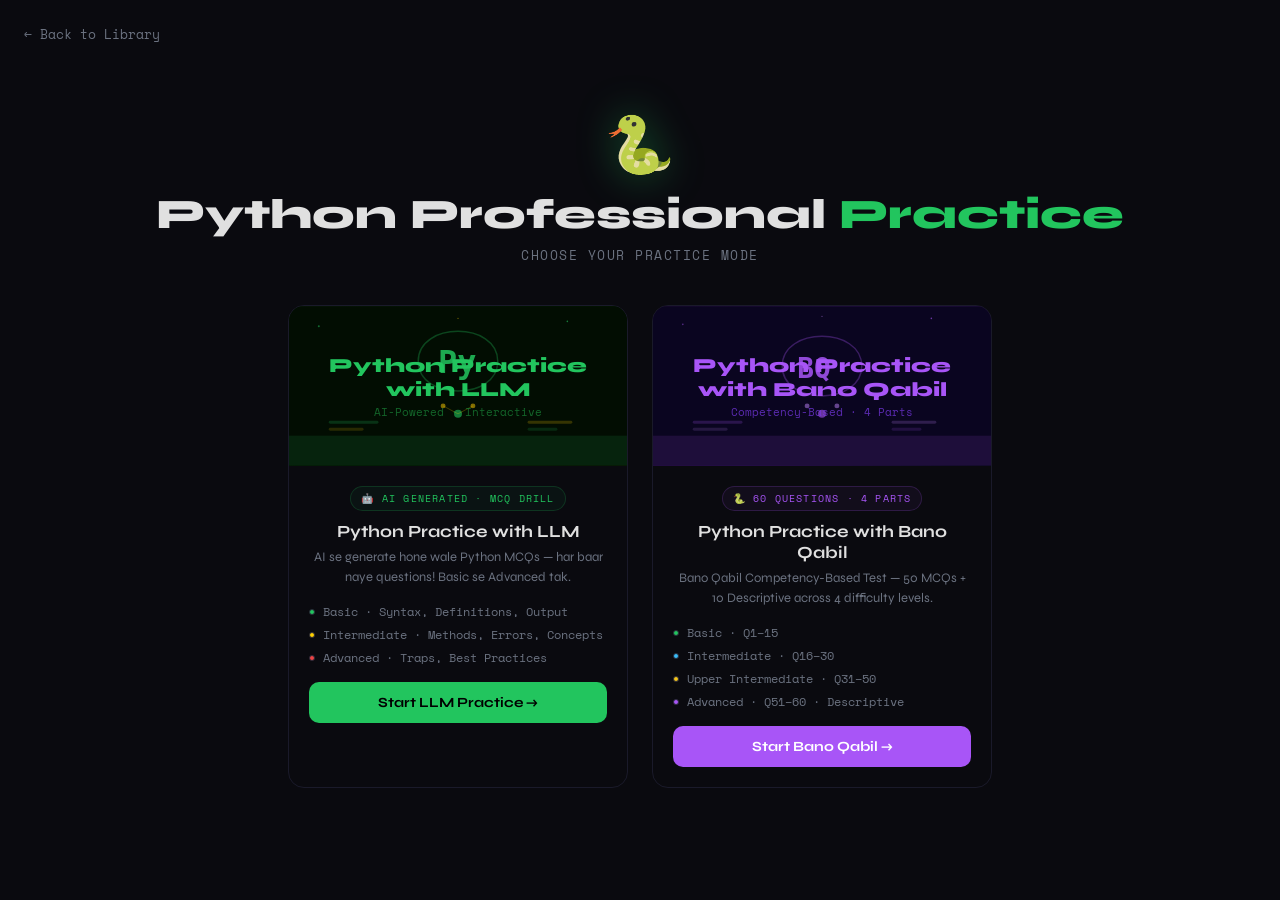
<file: python_practice/index.html>
<!DOCTYPE html>
<html lang="en">
<head>
  <meta charset="UTF-8">
  <meta name="viewport" content="width=device-width, initial-scale=1.0">
  <title>Python Professional Practice</title>
  <link href="https://fonts.googleapis.com/css2?family=Space+Mono:wght@400;700&family=Syne:wght@400;600;700;800&display=swap" rel="stylesheet">
  <link rel="stylesheet" href="./quiz_style.css">
  <style>
    body { min-height:100vh; display:flex; flex-direction:column; }
    .pp-container {
      flex:1; display:flex; flex-direction:column; align-items:center; justify-content:center;
      padding:40px 20px; text-align:center;
    }
    .pp-back {
      position:absolute; top:24px; left:24px;
      color:var(--muted); font-size:13px; cursor:pointer;
      font-family:'Space Mono',monospace; transition:color .2s;
    }
    .pp-back:hover { color:var(--gold); }
    .pp-icon { font-size:56px; margin-bottom:12px; filter:drop-shadow(0 0 20px rgba(34,197,94,.4)); }
    .pp-title {
      font-family:'Syne',sans-serif; font-size:clamp(26px,5vw,42px); font-weight:800;
      color:#e0e0e0; line-height:1.15; margin-bottom:6px;
    }
    .pp-title span { color:#22c55e; }
    .pp-sub {
      font-family:'Space Mono',monospace; font-size:13px; color:var(--muted);
      letter-spacing:1.5px; text-transform:uppercase; margin-bottom:40px;
    }
    .pp-cards {
      display:flex; gap:24px; flex-wrap:wrap; justify-content:center;
      max-width:780px; width:100%;
    }
    .pp-card {
      background:var(--card); border:1px solid #1a1a2a; border-radius:16px;
      width:340px; max-width:90vw; overflow:hidden; cursor:pointer;
      transition:all .3s ease; position:relative;
    }
    .pp-card:hover { transform:translateY(-6px); border-color:#3a3a5a; box-shadow:0 12px 40px rgba(0,0,0,.5); }
    .pp-card-cover {
      height:160px; position:relative; overflow:hidden; display:flex;
      align-items:center; justify-content:center;
    }
    .pp-card-cover svg { position:absolute; top:0; left:0; width:100%; height:100%; }
    .pp-card-cover-text {
      position:relative; z-index:1; font-family:'Syne',sans-serif; font-weight:800;
      font-size:20px; line-height:1.2; text-align:center;
    }
    .pp-card-cover-text .sub {
      font-size:11px; font-family:'Space Mono',monospace; font-weight:400;
      margin-top:4px; opacity:.7;
    }
    .pp-card-body { padding:20px; }
    .pp-card-tag {
      display:inline-block; font-family:'Space Mono',monospace; font-size:10px;
      letter-spacing:1.2px; text-transform:uppercase; padding:4px 10px;
      border-radius:20px; border:1px solid; margin-bottom:10px;
    }
    .pp-card-title { font-family:'Syne',sans-serif; font-weight:700; font-size:17px; color:#e0e0e0; margin-bottom:6px; }
    .pp-card-desc { font-size:13px; color:var(--muted); line-height:1.5; margin-bottom:16px; }
    .pp-card-features { margin-bottom:16px; }
    .pp-card-features .feat {
      display:flex; align-items:center; gap:8px; font-size:12px;
      color:var(--muted); margin-bottom:6px; font-family:'Space Mono',monospace;
    }
    .pp-card-features .feat .dot { width:6px; height:6px; border-radius:50%; flex-shrink:0; }
    .pp-card-cta {
      width:100%; padding:12px; border:none; border-radius:10px;
      font-family:'Syne',sans-serif; font-weight:700; font-size:14px;
      cursor:pointer; transition:all .2s;
    }
    .pp-card-cta:hover { filter:brightness(1.15); transform:scale(1.02); }

    @media(max-width:720px) {
      .pp-cards { flex-direction:column; align-items:center; }
      .pp-card { width:100%; max-width:380px; }
    }
  </style>
</head>
<body>

  <div class="pp-back" onclick="window.location.href='../book1/book_index.html'">← Back to Library</div>

  <div class="pp-container">
    <div class="pp-icon">🐍</div>
    <div class="pp-title">Python Professional <span>Practice</span></div>
    <div class="pp-sub">Choose your practice mode</div>

    <div class="pp-cards">

      <!-- Card 1: Python Practice with LLM -->
      <div class="pp-card" onclick="window.location.href='../pymaster/index.html'">
        <div class="pp-card-cover" style="background:linear-gradient(135deg,#0a1a0a,#001a00,#0a1500);">
          <svg viewBox="0 0 340 160" xmlns="http://www.w3.org/2000/svg">
            <rect width="340" height="160" fill="#020d02"/>
            <circle cx="30" cy="20" r="1" fill="#22c55e" opacity=".5"/>
            <circle cx="280" cy="15" r=".8" fill="#22c55e" opacity=".6"/>
            <circle cx="170" cy="12" r=".7" fill="#ffd000" opacity=".4"/>
            <g transform="translate(130,25)">
              <path d="M40,0 C60,0 80,10 80,30 C80,50 60,60 40,60 C20,60 0,50 0,30 C0,10 20,0 40,0Z" fill="none" stroke="#22c55e" stroke-width="1.5" opacity=".3"/>
              <text x="20" y="42" font-size="32" font-weight="900" fill="#22c55e" opacity=".85" font-family="monospace">Py</text>
            </g>
            <circle cx="170" cy="108" r="4" fill="#22c55e" opacity=".6"/>
            <circle cx="185" cy="100" r="2.5" fill="#ffd000" opacity=".5"/>
            <circle cx="155" cy="100" r="2.5" fill="#ffd000" opacity=".5"/>
            <line x1="170" y1="108" x2="185" y2="100" stroke="#ffd000" stroke-width=".8" opacity=".3"/>
            <line x1="170" y1="108" x2="155" y2="100" stroke="#ffd000" stroke-width=".8" opacity=".3"/>
            <rect x="40" y="115" width="50" height="3" rx="1.5" fill="#22c55e" opacity=".2"/>
            <rect x="40" y="122" width="35" height="3" rx="1.5" fill="#ffd000" opacity=".15"/>
            <rect x="240" y="115" width="45" height="3" rx="1.5" fill="#ffd000" opacity=".2"/>
            <rect x="240" y="122" width="30" height="3" rx="1.5" fill="#22c55e" opacity=".15"/>
            <rect x="0" y="130" width="340" height="30" fill="#22c55e" opacity=".12"/>
          </svg>
          <div class="pp-card-cover-text" style="color:#22c55e;">
            Python Practice<br>with LLM
            <div class="sub" style="color:#1a8a3a;">AI-Powered · Interactive</div>
          </div>
        </div>
        <div class="pp-card-body">
          <div class="pp-card-tag" style="color:#22c55e;background:#22c55e0d;border-color:#22c55e30;">🤖 AI Generated · MCQ Drill</div>
          <div class="pp-card-title">Python Practice with LLM</div>
          <div class="pp-card-desc">AI se generate hone wale Python MCQs — har baar naye questions! Basic se Advanced tak.</div>
          <div class="pp-card-features">
            <div class="feat"><div class="dot" style="background:#22c55e"></div>Basic · Syntax, Definitions, Output</div>
            <div class="feat"><div class="dot" style="background:#ffd000"></div>Intermediate · Methods, Errors, Concepts</div>
            <div class="feat"><div class="dot" style="background:#ef4444"></div>Advanced · Traps, Best Practices</div>
          </div>
          <button class="pp-card-cta" style="background:#22c55e;color:#000;">Start LLM Practice →</button>
        </div>
      </div>

      <!-- Card 2: Python Practice with Bano Qabil -->
      <div class="pp-card" onclick="window.location.href='../bano_qabil/book_index.html'">
        <div class="pp-card-cover" style="background:linear-gradient(135deg,#1a0a2e,#2d1052,#0a0a1a);">
          <svg viewBox="0 0 340 160" xmlns="http://www.w3.org/2000/svg">
            <rect width="340" height="160" fill="#0a0520"/>
            <circle cx="30" cy="18" r=".8" fill="#a855f7" opacity=".5"/>
            <circle cx="280" cy="12" r=".8" fill="#a855f7" opacity=".6"/>
            <circle cx="170" cy="10" r=".7" fill="#c084fc" opacity=".4"/>
            <g transform="translate(130,30)">
              <path d="M40,0 C60,0 80,10 80,30 C80,50 60,60 40,60 C20,60 0,50 0,30 C0,10 20,0 40,0Z" fill="none" stroke="#a855f7" stroke-width="1.5" opacity=".3"/>
              <text x="15" y="42" font-size="28" font-weight="900" fill="#a855f7" opacity=".85" font-family="monospace">BQ</text>
            </g>
            <circle cx="170" cy="108" r="4" fill="#a855f7" opacity=".6"/>
            <circle cx="185" cy="100" r="2.5" fill="#c084fc" opacity=".5"/>
            <circle cx="155" cy="100" r="2.5" fill="#c084fc" opacity=".5"/>
            <rect x="40" y="115" width="50" height="3" rx="1.5" fill="#a855f7" opacity=".2"/>
            <rect x="40" y="122" width="35" height="3" rx="1.5" fill="#c084fc" opacity=".15"/>
            <rect x="240" y="115" width="45" height="3" rx="1.5" fill="#c084fc" opacity=".2"/>
            <rect x="240" y="122" width="30" height="3" rx="1.5" fill="#a855f7" opacity=".15"/>
            <rect x="0" y="130" width="340" height="30" fill="#a855f7" opacity=".12"/>
          </svg>
          <div class="pp-card-cover-text" style="color:#a855f7;">
            Python Practice<br>with Bano Qabil
            <div class="sub" style="color:#7c3aed;">Competency-Based · 4 Parts</div>
          </div>
        </div>
        <div class="pp-card-body">
          <div class="pp-card-tag" style="color:#a855f7;background:#a855f70d;border-color:#a855f730;">🐍 60 Questions · 4 Parts</div>
          <div class="pp-card-title">Python Practice with Bano Qabil</div>
          <div class="pp-card-desc">Bano Qabil Competency-Based Test — 50 MCQs + 10 Descriptive across 4 difficulty levels.</div>
          <div class="pp-card-features">
            <div class="feat"><div class="dot" style="background:#22c55e"></div>Basic · Q1–15</div>
            <div class="feat"><div class="dot" style="background:#38bdf8"></div>Intermediate · Q16–30</div>
            <div class="feat"><div class="dot" style="background:#f5c518"></div>Upper Intermediate · Q31–50</div>
            <div class="feat"><div class="dot" style="background:#a855f7"></div>Advanced · Q51–60 · Descriptive</div>
          </div>
          <button class="pp-card-cta" style="background:#a855f7;color:#fff;">Start Bano Qabil →</button>
        </div>
      </div>

    </div>
  </div>

</body>
</html>
</file>
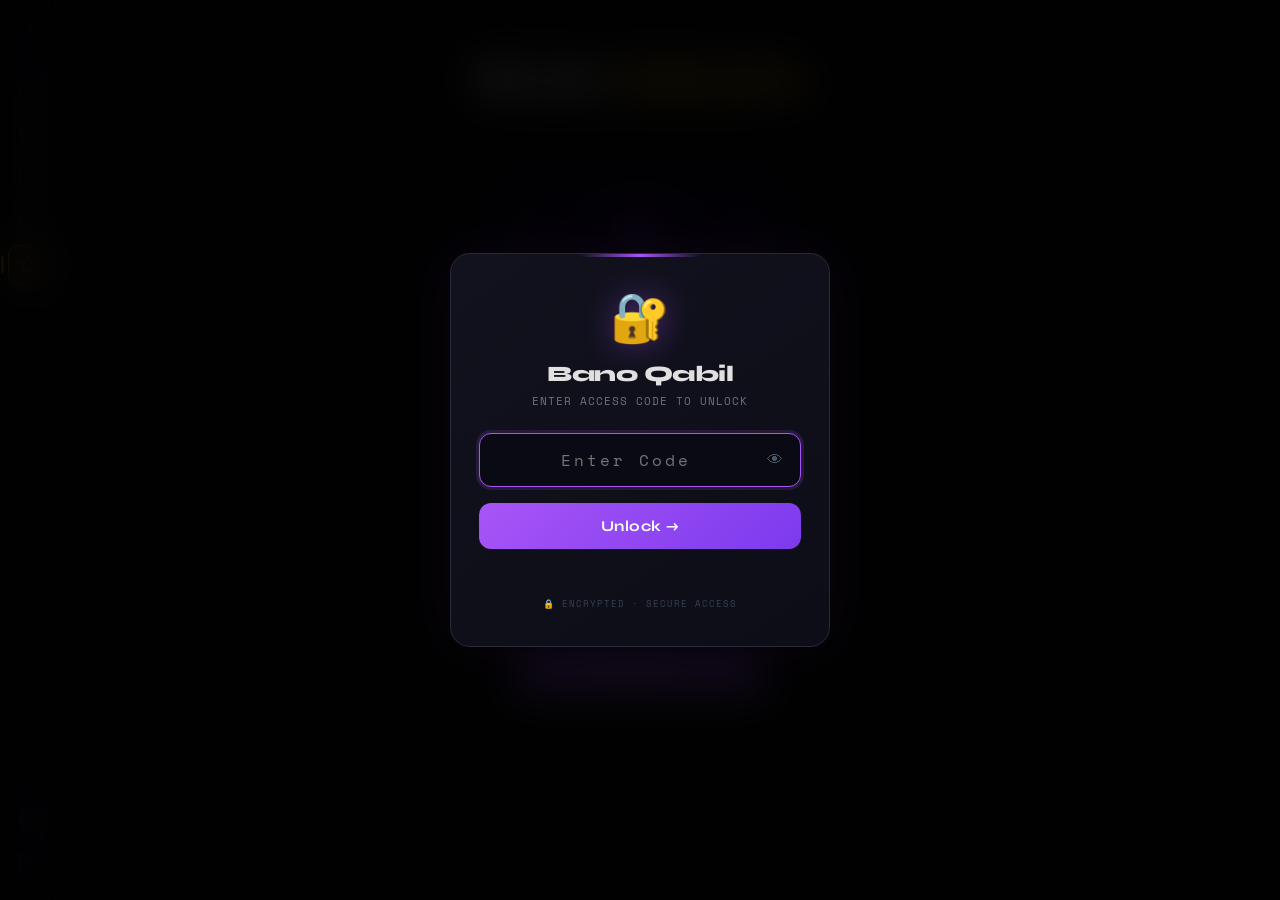
<file: bano_qabil/book_index.html>
<!DOCTYPE html>
<html lang="en">

<head>
  <meta charset="UTF-8">
  <meta name="viewport" content="width=device-width, initial-scale=1.0">
  <title>Bano Qabil — Competency-Based Test (Advanced)</title>
  <link
    href="https://fonts.googleapis.com/css2?family=Space+Mono:wght@400;700&family=Syne:wght@400;600;700;800&display=swap"
    rel="stylesheet">
  <link rel="stylesheet" href="../shared/unlock.css">
  <link rel="stylesheet" href="./quiz_style.css">
  <script>
    window.UNLOCK_HASH = 'b0f9504c735ab907bb8a1da0d0ffa5c966fde4acc0b1c7398490b2ef0b704c67';
    window.UNLOCK_TITLE = 'Bano Qabil';
  </script>
  <script src="../shared/unlock.js"></script>
</head>

<body>

  <!-- FLOATING SCORE BADGE -->
  <div class="score-box" id="scoreBox">Score: 0 / 0</div>

  <!-- FLOATING PART INDICATOR (shown during quiz) -->
  <div class="floating-part-indicator" id="floatingPartIndicator">
    <div class="fpi-badge p1" id="fpiBadge1" onclick="startPart(0)"><span class="fpi-dot"></span> Basic</div>
    <div class="fpi-badge p2" id="fpiBadge2" onclick="startPart(1)"><span class="fpi-dot"></span> Intermediate</div>
    <div class="fpi-badge p3" id="fpiBadge3" onclick="startPart(2)"><span class="fpi-dot"></span> Upper Int.</div>
    <div class="fpi-badge p4" id="fpiBadge4" onclick="startPart(3)"><span class="fpi-dot"></span> Advanced</div>
    <div class="fpi-badge p5" id="fpiBadge5" onclick="startPart(4)"><span class="fpi-dot"></span> Upper Adv.</div>
  </div>

  <!-- HEADER (hidden by CSS, kept for auth buttons functionality) -->
  <div class="header">
    <div class="header-left">
      <div class="logo" style="background:linear-gradient(135deg,#a855f7,#7c3aed);">BQ</div>
      <div class="header-title">Bano Qabil · Quiz Master</div>
    </div>
    <div class="header-right">
      <div class="auth-buttons" id="authButtons">
        <button class="btn-auth-login" onclick="openLoginModal()">Log in</button>
        <button class="btn-auth-signup" onclick="openLoginModal(); switchTab('signup')">Sign up for free</button>
      </div>
    </div>
  </div>

  <!-- LEFT ICON SIDEBAR NAV -->
  <div class="icon-sidebar-zone" id="iconSidebarZone"></div>
  <nav class="icon-sidebar" id="iconSidebar">
    <div class="icon-sidebar-arrow" id="sidebarArrow" title="Navigation">
      <div class="isb-brand"><div class="isb-brand-logo" style="background:linear-gradient(135deg,#a855f7,#7c3aed);">QM</div><span>Quiz <em>Master</em></span></div>
      <svg viewBox="0 0 24 24" width="20" height="20" stroke="currentColor" fill="none" stroke-width="2" stroke-linecap="round" stroke-linejoin="round"><line x1="5" y1="12" x2="19" y2="12"/><polyline points="12 5 19 12 12 19"/></svg>
    </div>
    <div class="isb-section-title">Navigation</div>
    <div class="icon-sidebar-items">
      <div class="isb-item" data-tip="Home / Library" onclick="goHome()">
        <svg viewBox="0 0 24 24"><path d="M3 9l9-7 9 7v11a2 2 0 0 1-2 2H5a2 2 0 0 1-2-2z"/><polyline points="9 22 9 12 15 12 15 22"/></svg>
        <span class="isb-label">Home / Library</span>
      </div>
      <div class="isb-item" data-tip="Book 1 — Agent Factory" onclick="openBook('300q')">
        <svg viewBox="0 0 24 24"><path d="M4 19.5A2.5 2.5 0 0 1 6.5 17H20"/><path d="M6.5 2H20v20H6.5A2.5 2.5 0 0 1 4 19.5v-15A2.5 2.5 0 0 1 6.5 2z"/></svg>
        <span class="isb-label">Book 1 — Agent Factory</span>
      </div>
      <div class="isb-item" data-tip="Book 2 — Chapter 12" onclick="openBook('agentfactory')">
        <svg viewBox="0 0 24 24"><path d="M2 3h6a4 4 0 0 1 4 4v14a3 3 0 0 0-3-3H2z"/><path d="M22 3h-6a4 4 0 0 0-4 4v14a3 3 0 0 1 3-3h7z"/></svg>
        <span class="isb-label">Book 2 — Chapter 12</span>
      </div>
      <div class="isb-item" data-tip="Python Professional Practice" onclick="window.location.href='../python_practice/index.html'">
        <svg viewBox="0 0 24 24"><rect x="2" y="7" width="20" height="14" rx="2" ry="2"/><polyline points="17 2 12 7 7 2"/></svg>
        <span class="isb-label">Python Professional Practice</span>
      </div>
      <div class="isb-item active" data-tip="Bano Qabil — Advanced" onclick="openBook('banoqabil')">
        <svg viewBox="0 0 24 24"><path d="M12 2l3.09 6.26L22 9.27l-5 4.87 1.18 6.88L12 17.77l-6.18 3.25L7 14.14 2 9.27l6.91-1.01L12 2z"/></svg>
        <span class="isb-label">Bano Qabil — Advanced</span>
      </div>
    </div>
    <div class="icon-sidebar-bottom">
      <div class="isb-item" data-tip="Help" onclick="alert('Quiz Master — PIAIC Honhar Jawan\n\nBano Qabil Competency-Based Test')">
        <svg viewBox="0 0 24 24"><circle cx="12" cy="12" r="10"/><path d="M9.09 9a3 3 0 0 1 5.83 1c0 2-3 3-3 3"/><line x1="12" y1="17" x2="12.01" y2="17"/></svg>
        <span class="isb-label">Help</span>
      </div>
      <div class="isb-item" data-tip="Log In / Out" onclick="typeof openLoginModal==='function'?openLoginModal():alert('Login')">
        <svg viewBox="0 0 24 24"><path d="M9 21H5a2 2 0 0 1-2-2V5a2 2 0 0 1 2-2h4"/><polyline points="16 17 21 12 16 7"/><line x1="21" y1="12" x2="9" y2="12"/></svg>
        <span class="isb-label">Log In / Out</span>
      </div>
    </div>
  </nav>

  <!-- OLD SIDEBAR (kept for existing part-badge functionality) -->
  <div class="sidebar-hover-zone" id="sidebarHoverZone"></div>
  <nav class="sidebar-nav" id="sidebarNav">
    <div class="sidebar-header">
      <span class="sidebar-label">📚 Quiz Parts</span>
      <button class="sidebar-close-btn" id="sidebarCloseBtn" onclick="closeSidebar()">✕</button>
    </div>
    <div id="partBadgesWrap" style="display:none;" class="sidebar-section">
      <div class="sidebar-section-title">Bano Qabil · Competency Test</div>
      <div class="sidebar-badge p1" id="badge1" onclick="startPart(0)"><span class="sb-dot" style="background:#22c55e"></span> Basic <span class="sb-range">Q1–15</span></div>
      <div class="sidebar-badge p2" id="badge2" onclick="startPart(1)"><span class="sb-dot" style="background:#38bdf8"></span> Intermediate <span class="sb-range">Q16–30</span></div>
      <div class="sidebar-badge p3" id="badge3" onclick="startPart(2)"><span class="sb-dot" style="background:#f5c518"></span> Upper Int. <span class="sb-range">Q31–50</span></div>
      <div class="sidebar-badge p4" id="badge4" onclick="startPart(3)"><span class="sb-dot" style="background:#a855f7"></span> Advanced <span class="sb-range">Q51–60</span></div>
      <div class="sidebar-badge p5" id="badge5" onclick="startPart(4)"><span class="sb-dot" style="background:#ef4444"></span> Upper Adv. <span class="sb-range">Q61–70</span></div>
    </div>
    <div class="sidebar-footer">
      <div class="sidebar-badge" onclick="goHome()" style="color:var(--gold);border-color:#f5c51833;">🏠 Back to Library</div>
    </div>
  </nav>
  <!-- Mobile sidebar toggle -->
  <button class="sidebar-toggle-btn" id="sidebarToggleBtn" onclick="toggleSidebar()">☰</button>

  <!-- LOGIN / SIGNUP MODAL -->
  <div class="modal-overlay" id="loginModal" onclick="closeLoginModalOutside(event)">
    <div class="modal-box">
      <button class="modal-close" onclick="closeLoginModal()">✕</button>
      <!-- STEP 1: Choose method -->
      <div id="authStep1">
        <div class="modal-heading">Log in or sign up</div>
        <div class="modal-subtitle">Track your progress and save quiz results.</div>
        <div class="modal-divider">EMAIL</div>
        <div class="modal-field">
          <input class="modal-input" id="authEmail" type="email" placeholder="Email address">
        </div>
        <button class="modal-btn" onclick="goToStep2()">Continue</button>
        <div class="modal-msg" id="authMsg1"></div>
      </div>
      <!-- STEP 2: Login (existing user) -->
      <div id="authStep2" style="display:none;">
        <button class="modal-back" onclick="backToStep1()">← Back</button>
        <div class="modal-heading">Welcome back</div>
        <div class="modal-subtitle" id="step2Email"></div>
        <div class="modal-field">
          <label class="modal-label">Password</label>
          <input class="modal-input" id="loginPass" type="password" placeholder="Enter your password">
        </div>
        <button class="modal-btn" onclick="doLogin()">Log in</button>
        <div class="modal-msg" id="loginMsg"></div>
      </div>
      <!-- STEP 3: Signup (new user) -->
      <div id="authStep3" style="display:none;">
        <button class="modal-back" onclick="backToStep1()">← Back</button>
        <div class="modal-heading">Create your account</div>
        <div class="modal-subtitle" id="step3Email"></div>
        <div class="modal-field">
          <label class="modal-label">Name</label>
          <input class="modal-input" id="signupName" type="text" placeholder="Your full name">
        </div>
        <div class="modal-field">
          <label class="modal-label">Password</label>
          <input class="modal-input" id="signupPass" type="password" placeholder="Min 6 characters">
        </div>
        <button class="modal-btn" onclick="doSignup()">Create Account</button>
        <div class="modal-msg" id="signupMsg"></div>
      </div>
    </div>
  </div>

  <!-- HOME / LIBRARY -->
  <div id="homePage">
    <div class="home-eyebrow">Bano Qabil · Honhar Jawan Program</div>
    <div class="home-heading">Quiz <span>Library</span></div>
    <div class="home-sub">Select a book to start practicing</div>

    <div class="book-shelf" style="justify-content:center;">

      <!-- Book: Bano Qabil Competency-Based Test -->
      <div class="book-card" onclick="openBook('banoqabil')">
        <div class="book-cover"
          style="background:linear-gradient(135deg,#1a0a2e 0%,#2d1052 50%,#0a0a1a 100%);border-bottom:1px solid #3a1a5a;height:180px;position:relative;overflow:hidden;">
          <svg viewBox="0 0 280 180" xmlns="http://www.w3.org/2000/svg" width="280" height="180"
            style="position:absolute;top:0;left:0;">
            <defs>
              <linearGradient id="bqsky" x1="0" y1="0" x2="0" y2="1">
                <stop offset="0%" stop-color="#0a0520" />
                <stop offset="100%" stop-color="#1a0a30" />
              </linearGradient>
              <linearGradient id="bqglow" x1="0" y1="0" x2="0" y2="1">
                <stop offset="0%" stop-color="#a855f7" stop-opacity="0.5" />
                <stop offset="100%" stop-color="#a855f7" stop-opacity="0" />
              </linearGradient>
            </defs>
            <rect width="280" height="180" fill="url(#bqsky)" />
            <circle cx="25" cy="15" r="0.8" fill="#a855f7" opacity="0.6" />
            <circle cx="80" cy="22" r="1" fill="#fff" opacity="0.3" />
            <circle cx="220" cy="10" r="0.8" fill="#a855f7" opacity="0.5" />
            <circle cx="255" cy="30" r="1" fill="#fff" opacity="0.3" />
            <circle cx="140" cy="18" r="0.7" fill="#c084fc" opacity="0.5" />
            <!-- Python logo -->
            <g transform="translate(100, 30)">
              <path d="M40,0 C60,0 80,10 80,30 C80,50 60,60 40,60 C20,60 0,50 0,30 C0,10 20,0 40,0Z" fill="none"
                stroke="#a855f7" stroke-width="1.5" opacity="0.4" />
              <text x="18" y="42" font-size="32" font-weight="900" fill="#a855f7" opacity="0.85"
                font-family="monospace">BQ</text>
            </g>
            <!-- Code lines -->
            <rect x="30" y="100" width="60" height="3" rx="1.5" fill="#a855f7" opacity="0.25" />
            <rect x="30" y="108" width="40" height="3" rx="1.5" fill="#c084fc" opacity="0.2" />
            <rect x="30" y="116" width="50" height="3" rx="1.5" fill="#a855f7" opacity="0.15" />
            <rect x="175" y="100" width="55" height="3" rx="1.5" fill="#c084fc" opacity="0.25" />
            <rect x="175" y="108" width="35" height="3" rx="1.5" fill="#a855f7" opacity="0.2" />
            <rect x="175" y="116" width="45" height="3" rx="1.5" fill="#c084fc" opacity="0.15" />
            <!-- Star dots -->
            <circle cx="140" cy="108" r="4" fill="#a855f7" opacity="0.7" />
            <circle cx="155" cy="100" r="2.5" fill="#c084fc" opacity="0.6" />
            <circle cx="125" cy="100" r="2.5" fill="#c084fc" opacity="0.6" />
            <line x1="140" y1="108" x2="155" y2="100" stroke="#c084fc" stroke-width="0.8" opacity="0.4" />
            <line x1="140" y1="108" x2="125" y2="100" stroke="#c084fc" stroke-width="0.8" opacity="0.4" />
            <rect x="0" y="138" width="280" height="42" fill="url(#bqglow)" />
          </svg>
          <div class="book-cover-title" style="color:#a855f7;">
            Bano Qabil
            <div class="book-cover-author" style="color:#6b3fa0;">Competency-Based Test</div>
          </div>
        </div>
        <div class="book-info">
          <div class="book-tag" style="color:#a855f7;background:#a855f70d;border-color:#a855f730;">🐍 70 Questions · 5 Parts</div>
          <div class="book-title">Bano Qabil Competency-Based Test</div>
          <div class="book-desc">Python concepts — Basic to Upper Advanced. Virtual Environments, Classes, Flask, Metaclasses, and more.</div>
          <div class="book-chapters-preview">
            <div class="bcp-row"><div class="bcp-dot" style="background:#22c55e"></div>Basic &nbsp;·&nbsp; Q1–15</div>
            <div class="bcp-row"><div class="bcp-dot" style="background:#38bdf8"></div>Intermediate &nbsp;·&nbsp; Q16–30</div>
            <div class="bcp-row"><div class="bcp-dot" style="background:#f5c518"></div>Upper Intermediate &nbsp;·&nbsp; Q31–50</div>
            <div class="bcp-row"><div class="bcp-dot" style="background:#a855f7"></div>Advanced &nbsp;·&nbsp; Q51–60 · Descriptive</div>
            <div class="bcp-row"><div class="bcp-dot" style="background:#ef4444"></div>Upper Advanced &nbsp;·&nbsp; Q61–70 · Descriptive</div>
          </div>
          <button class="book-cta" style="background:#a855f7;color:#fff;">Open Book →</button>
        </div>
      </div>


    </div>
  </div>

  <!-- LANDING (quiz part select) -->
  <div id="landingPage"
    style="display:none; flex:1; flex-direction:column; align-items:center; justify-content:center; padding:40px 20px; text-align:center;">
    <div class="landing-back" onclick="goHome()">← Back to Library</div>
    <div class="landing-icon">🐍</div>
    <div class="landing-title">Bano Qabil<br>Competency-Based Test</div>
    <div class="landing-sub">Python · 5 Parts · 70 Questions</div>
    <div class="part-cards">
      <div class="part-card c1" onclick="startPart(0)" id="pcBQ0" style="border-color:#22c55e33;">
        <div class="pc-num" style="color:#22c55e;">Part 1</div>
        <div class="pc-title">Basic</div>
        <div class="pc-range">Q1 — Q15</div>
        <div class="pc-count">15 Questions</div>
        <div class="pc-progress" id="progBQ0"></div>
      </div>
      <div class="part-card c2" onclick="startPart(1)" id="pcBQ1" style="border-color:#38bdf833;">
        <div class="pc-num" style="color:#38bdf8;">Part 2</div>
        <div class="pc-title">Intermediate</div>
        <div class="pc-range">Q16 — Q30</div>
        <div class="pc-count">15 Questions</div>
        <div class="pc-progress" id="progBQ1"></div>
      </div>
      <div class="part-card c3" onclick="startPart(2)" id="pcBQ2" style="border-color:#f5c51833;">
        <div class="pc-num" style="color:#f5c518;">Part 3</div>
        <div class="pc-title">Upper Intermediate</div>
        <div class="pc-range">Q31 — Q50</div>
        <div class="pc-count">20 Questions</div>
        <div class="pc-progress" id="progBQ2"></div>
      </div>
      <div class="part-card c4" onclick="startPart(3)" id="pcBQ3" style="border-color:#a855f733;">
        <div class="pc-num" style="color:#a855f7;">Part 4</div>
        <div class="pc-title">Advanced</div>
        <div class="pc-range">Q51 — Q60</div>
        <div class="pc-count">10 Descriptive Questions</div>
        <div class="pc-progress" id="progBQ3"></div>
      </div>
      <div class="part-card c5" onclick="startPart(4)" id="pcBQ4" style="border-color:#ef444433;">
        <div class="pc-num" style="color:#ef4444;">Part 5</div>
        <div class="pc-title">Upper Advanced</div>
        <div class="pc-range">Q61 — Q70</div>
        <div class="pc-count">10 Descriptive Questions</div>
        <div class="pc-progress" id="progBQ4"></div>
      </div>
    </div>
    <button class="start-all-btn" onclick="startPart(0)" style="background:#22c55e;color:#000;">Start from Basic →</button>
  </div>

  <!-- QUIZ -->
  <div id="quizPage">
    <div class="progress-wrap">
      <div class="progress-info">
        <span class="progress-label" id="progressLabel">Q1 of 15</span>
        <span class="progress-label" id="progressPct">0%</span>
      </div>
      <div class="progress-bar-bg">
        <div class="progress-bar-fill" id="progressFill" style="width:0%"></div>
      </div>
    </div>
    <div class="dots-wrap">
      <div class="dots-inner" id="dotsInner"></div>
    </div>
    <div class="q-card">
      <div class="q-meta">
        <span class="q-num" id="qNum">Q1</span>
        <span class="q-part-tag" id="qPartTag"></span>
      </div>
      <div class="q-text" id="qText"></div>
      <div class="options" id="optionsWrap"></div>
      <div class="feedback-box" id="feedbackBox"></div>
    </div>
    <div class="controls" id="bottomControls">
      <button class="ctrl-btn" id="btnPrev" onclick="navigate(-1)">← Prev</button>
      <button class="ctrl-btn" id="btnSkip" onclick="skipQ()">Skip →</button>
      <button class="ctrl-btn primary" id="btnNext" onclick="navigate(1)">Next →</button>
      <button class="ctrl-btn" onclick="goLanding()">← Chapters</button>
    </div>
  </div>

  <!-- RIGHT SIDE VERTICAL QUIZ CONTROLS (desktop) -->
  <div class="right-controls" id="rightControls" style="display:none;">
    <button class="rc-btn" id="rcPrev" data-tip="Previous" onclick="navigate(-1)">
      <svg viewBox="0 0 24 24"><polyline points="15 18 9 12 15 6"/></svg>
    </button>
    <button class="rc-btn" id="rcSkip" data-tip="Skip" onclick="skipQ()">
      <svg viewBox="0 0 24 24"><polyline points="13 17 18 12 13 7"/><polyline points="6 17 11 12 6 7"/></svg>
    </button>
    <button class="rc-btn primary" id="rcNext" data-tip="Next" onclick="navigate(1)">
      <svg viewBox="0 0 24 24"><polyline points="9 18 15 12 9 6"/></svg>
    </button>
    <div class="rc-divider"></div>
    <button class="rc-btn" id="rcChapters" data-tip="Chapters" onclick="goLanding()">
      <svg viewBox="0 0 24 24"><rect x="3" y="3" width="7" height="7"/><rect x="14" y="3" width="7" height="7"/><rect x="3" y="14" width="7" height="7"/><rect x="14" y="14" width="7" height="7"/></svg>
    </button>
  </div>

  <!-- RESULTS -->
  <div id="resultsPage">
    <div class="result-grade" id="resGrade"></div>
    <div class="result-label" id="resLabel"></div>
    <div class="result-stats">
      <div class="stat-box">
        <div class="stat-val" id="resCorrect" style="color:var(--green)">0</div>
        <div class="stat-lbl">CORRECT</div>
      </div>
      <div class="stat-box">
        <div class="stat-val" id="resWrong" style="color:var(--red)">0</div>
        <div class="stat-lbl">WRONG</div>
      </div>
      <div class="stat-box">
        <div class="stat-val" id="resSkipped" style="color:var(--muted)">0</div>
        <div class="stat-lbl">SKIPPED</div>
      </div>
      <div class="stat-box">
        <div class="stat-val" id="resTotal" style="color:var(--gold)">0</div>
        <div class="stat-lbl">TOTAL</div>
      </div>
    </div>
    <div class="result-btns">
      <button class="res-btn primary" id="retryBtn" onclick="retryPart()">🔄 Retry This Part</button>
      <button class="res-btn" onclick="goHome()">🏠 Library</button>
    </div>
  </div>

  <!-- Sidebar overlay (mobile) -->
  <div class="sidebar-overlay" id="sidebarOverlay" onclick="closeSidebar()"></div>

  <script>
    // Sidebar expand/collapse toggle
    (function() {
      const arrow = document.getElementById('sidebarArrow');
      const sidebar = document.getElementById('iconSidebar');
      if (arrow && sidebar) {
        arrow.addEventListener('click', function(e) {
          e.stopPropagation();
          sidebar.classList.toggle('expanded');
        });
        document.addEventListener('click', function(e) {
          if (sidebar.classList.contains('expanded') && !sidebar.contains(e.target)) {
            sidebar.classList.remove('expanded');
          }
        });
      }
    })();

    // Sidebar toggle for mobile
    function toggleSidebar() {
      const nav = document.getElementById('sidebarNav');
      const overlay = document.getElementById('sidebarOverlay');
      const isOpen = nav.classList.contains('open');
      if (isOpen) { closeSidebar(); } else { nav.classList.add('open'); overlay.classList.add('open'); }
    }
    function closeSidebar() {
      document.getElementById('sidebarNav').classList.remove('open');
      const overlay = document.getElementById('sidebarOverlay');
      if (overlay) overlay.classList.remove('open');
    }

    // Right controls sync with quiz state
    function syncRightControls() {
      const qp = document.getElementById('quizPage');
      const rc = document.getElementById('rightControls');
      const isQuiz = qp && qp.style.display === 'flex';
      if (rc) rc.style.display = isQuiz ? 'flex' : 'none';
      if (isQuiz) {
        document.body.classList.add('quiz-active');
        const fpi = document.getElementById('floatingPartIndicator');
        if (fpi) {
          fpi.classList.add('visible');
          document.querySelectorAll('.fpi-badge').forEach((b,i) => b.classList.toggle('active', i === currentPart));
        }
        const rcPrev = document.getElementById('rcPrev');
        const rcSkip = document.getElementById('rcSkip');
        const rcNext = document.getElementById('rcNext');
        const btnPrev = document.getElementById('btnPrev');
        const btnSkip = document.getElementById('btnSkip');
        const btnNext = document.getElementById('btnNext');
        if (rcPrev && btnPrev) rcPrev.disabled = btnPrev.disabled;
        if (rcSkip && btnSkip) rcSkip.disabled = btnSkip.disabled;
        if (rcNext && btnNext) rcNext.disabled = btnNext.disabled;
      } else {
        document.body.classList.remove('quiz-active');
        const fpi = document.getElementById('floatingPartIndicator');
        if (fpi) fpi.classList.remove('visible');
      }
    }
    const quizPageEl = document.getElementById('quizPage');
    if (quizPageEl) {
      new MutationObserver(syncRightControls).observe(quizPageEl, { attributes: true, attributeFilter: ['style'] });
    }
    const _origRenderQ = window.renderQ;
    if (typeof _origRenderQ === 'function') {
      window.renderQ = function() { _origRenderQ.apply(this, arguments); syncRightControls(); };
    } else {
      setInterval(syncRightControls, 500);
    }
  </script>

  <script src="./quiz_script.js"></script>
</body>

</html>
</file>
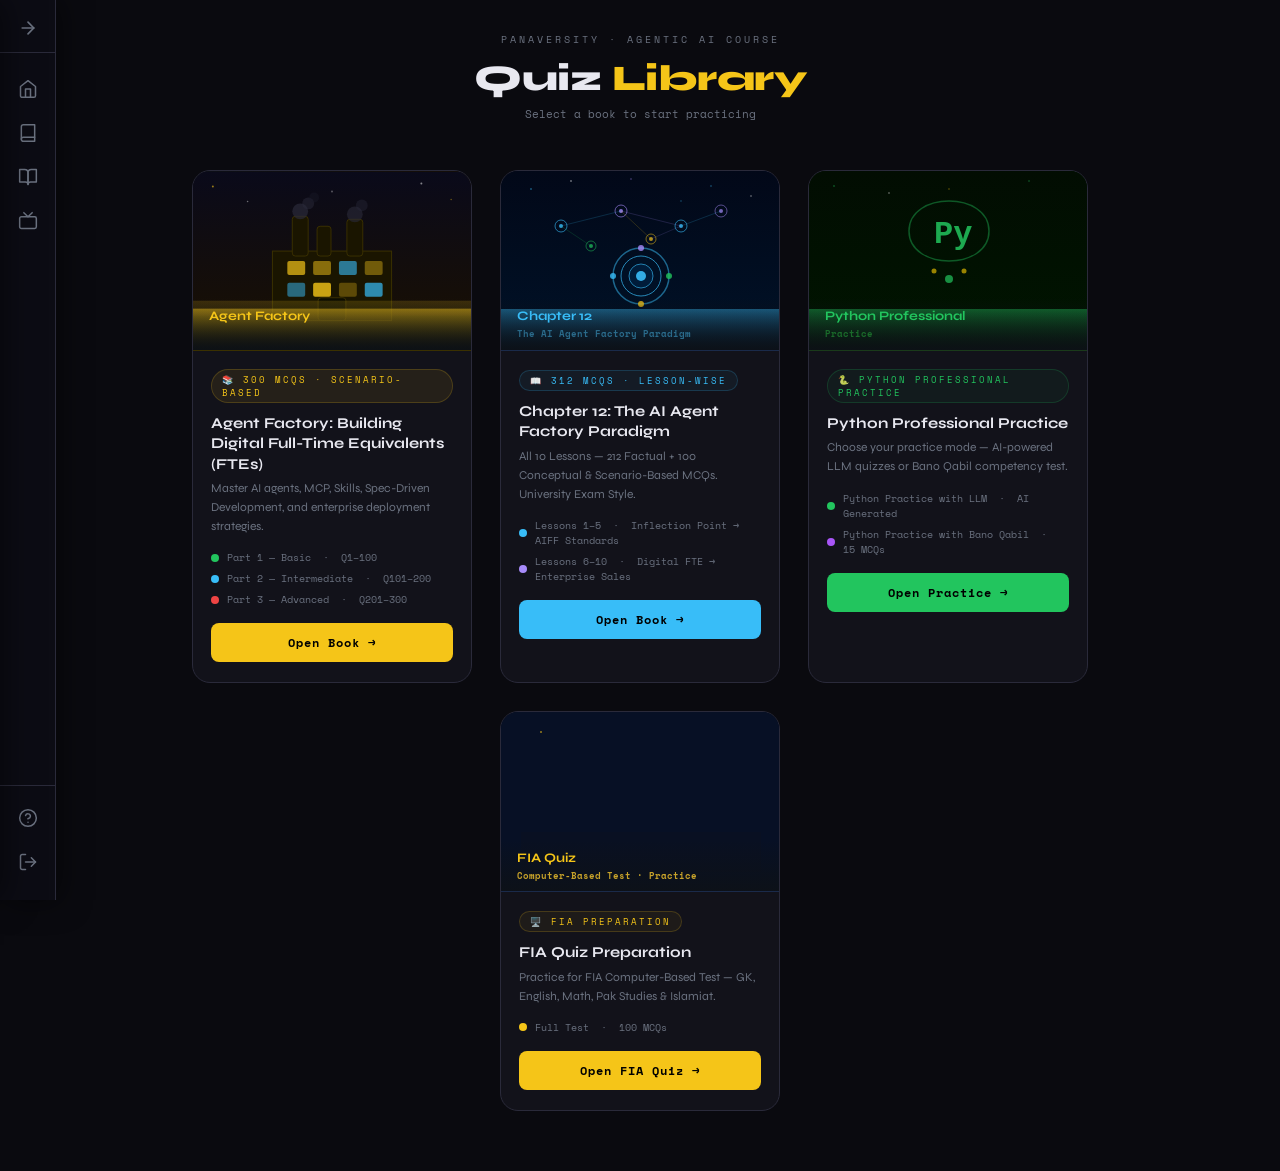
<file: book1/book_index.html>
<!DOCTYPE html>
<html lang="en">

<head>
  <meta charset="UTF-8">
  <meta name="viewport" content="width=device-width, initial-scale=1.0">
  <title>Agent Factory — 300 MCQ Quiz</title>
  <link
    href="https://fonts.googleapis.com/css2?family=Space+Mono:wght@400;700&family=Syne:wght@400;600;700;800&display=swap"
    rel="stylesheet">
  <link rel="stylesheet" href="../shared/unlock.css">
  <link rel="stylesheet" href="./quiz_style.css">
  <script src="../shared/unlock.js"></script>
</head>

<body>

  <!-- FLOATING SCORE BADGE -->
  <div class="score-box" id="scoreBox">Score: 0 / 0</div>

  <!-- FLOATING PART INDICATOR (shown during quiz) -->
  <div class="floating-part-indicator" id="floatingPartIndicator">
    <div class="fpi-badge p1" id="fpiBadge1" onclick="startPart(0)"><span class="fpi-dot"></span> Basic</div>
    <div class="fpi-badge p2" id="fpiBadge2" onclick="startPart(1)"><span class="fpi-dot"></span> Intermediate</div>
    <div class="fpi-badge p3" id="fpiBadge3" onclick="startPart(2)"><span class="fpi-dot"></span> Advanced</div>
  </div>

  <!-- HEADER (hidden by CSS, kept for auth buttons functionality) -->
  <div class="header">
    <div class="header-left">
      <div class="logo">AF</div>
      <div class="header-title">Agent Factory · Quiz Master</div>
    </div>
    <div class="header-right">
      <div class="auth-buttons" id="authButtons">
        <button class="btn-auth-login" onclick="openLoginModal()">Log in</button>
        <button class="btn-auth-signup" onclick="openLoginModal(); switchTab('signup')">Sign up for free</button>
      </div>
    </div>
  </div>

  <!-- LEFT ICON SIDEBAR NAV (hover to show) -->
  <div class="icon-sidebar-zone" id="iconSidebarZone"></div>
  <nav class="icon-sidebar" id="iconSidebar">
    <div class="icon-sidebar-arrow" id="sidebarArrow" title="Navigation">
      <div class="isb-brand"><div class="isb-brand-logo">QM</div><span>Quiz <em>Master</em></span></div>
      <svg viewBox="0 0 24 24" width="20" height="20" stroke="currentColor" fill="none" stroke-width="2" stroke-linecap="round" stroke-linejoin="round"><line x1="5" y1="12" x2="19" y2="12"/><polyline points="12 5 19 12 12 19"/></svg>
    </div>
    <div class="isb-section-title">Navigation</div>
    <div class="icon-sidebar-items">
      <div class="isb-item" data-tip="Home / Library" onclick="goHome()">
        <svg viewBox="0 0 24 24"><path d="M3 9l9-7 9 7v11a2 2 0 0 1-2 2H5a2 2 0 0 1-2-2z"/><polyline points="9 22 9 12 15 12 15 22"/></svg>
        <span class="isb-label">Home / Library</span>
      </div>
      <div class="isb-item" data-tip="Book 1 — Agent Factory" onclick="openBook('300q')">
        <svg viewBox="0 0 24 24"><path d="M4 19.5A2.5 2.5 0 0 1 6.5 17H20"/><path d="M6.5 2H20v20H6.5A2.5 2.5 0 0 1 4 19.5v-15A2.5 2.5 0 0 1 6.5 2z"/></svg>
        <span class="isb-label">Book 1 — Agent Factory</span>
      </div>
      <div class="isb-item" data-tip="Book 2 — Chapter 12" onclick="openBook('agentfactory')">
        <svg viewBox="0 0 24 24"><path d="M2 3h6a4 4 0 0 1 4 4v14a3 3 0 0 0-3-3H2z"/><path d="M22 3h-6a4 4 0 0 0-4 4v14a3 3 0 0 1 3-3h7z"/></svg>
        <span class="isb-label">Book 2 — Chapter 12</span>
      </div>
      <div class="isb-item" data-tip="Python Professional Practice" onclick="window.location.href='../python_practice/index.html'">
        <svg viewBox="0 0 24 24"><rect x="2" y="7" width="20" height="14" rx="2" ry="2"/><polyline points="17 2 12 7 7 2"/></svg>
        <span class="isb-label">Python Professional Practice</span>
      </div>
    </div>
    <div class="icon-sidebar-bottom">
      <div class="isb-item" data-tip="Help" onclick="alert('Quiz Master — PIAIC Honhar Jawan\n\nPanaversity Agentic AI Course')">
        <svg viewBox="0 0 24 24"><circle cx="12" cy="12" r="10"/><path d="M9.09 9a3 3 0 0 1 5.83 1c0 2-3 3-3 3"/><line x1="12" y1="17" x2="12.01" y2="17"/></svg>
        <span class="isb-label">Help</span>
      </div>
      <div class="isb-item" data-tip="Log In / Out" onclick="typeof openLoginModal==='function'?openLoginModal():alert('Login')">
        <svg viewBox="0 0 24 24"><path d="M9 21H5a2 2 0 0 1-2-2V5a2 2 0 0 1 2-2h4"/><polyline points="16 17 21 12 16 7"/><line x1="21" y1="12" x2="9" y2="12"/></svg>
        <span class="isb-label">Log In / Out</span>
      </div>
    </div>
  </nav>

  <!-- OLD SIDEBAR (kept for existing part-badge functionality) -->
  <div class="sidebar-hover-zone" id="sidebarHoverZone"></div>
  <nav class="sidebar-nav" id="sidebarNav">
    <div class="sidebar-header">
      <span class="sidebar-label">📚 Quiz Parts</span>
      <button class="sidebar-close-btn" id="sidebarCloseBtn" onclick="closeSidebar()">✕</button>
    </div>
    <div id="partBadgesWrap" style="display:none;" class="sidebar-section">
      <div class="sidebar-section-title">Agent Factory · 300 MCQs</div>
      <div class="sidebar-badge p1" id="badge1" onclick="startPart(0)"><span class="sb-dot" style="background:#22c55e"></span> Basic <span class="sb-range">Q1–100</span></div>
      <div class="sidebar-badge p2" id="badge2" onclick="startPart(1)"><span class="sb-dot" style="background:#38bdf8"></span> Intermediate <span class="sb-range">Q101–200</span></div>
      <div class="sidebar-badge p3" id="badge3" onclick="startPart(2)"><span class="sb-dot" style="background:#ef4444"></span> Advanced <span class="sb-range">Q201–300</span></div>
    </div>
    <div id="ch12BadgesWrap" style="display:none;" class="sidebar-section">
      <div class="sidebar-section-title">Chapter 12 · Lessons</div>
      <div class="sidebar-badge p1" id="ch12b0" onclick="startCh12Part(0)"><span class="sb-dot" style="background:#22c55e"></span> Basic</div>
      <div class="sidebar-badge p2" id="ch12b1" onclick="startCh12Part(1)"><span class="sb-dot" style="background:#38bdf8"></span> Conceptual</div>
      <div class="sidebar-badge p3" id="ch12b2" onclick="startCh12Part(2)"><span class="sb-dot" style="background:#ef4444"></span> Thinking-Based</div>
    </div>
    <div class="sidebar-footer">
      <div class="sidebar-badge" onclick="goHome()" style="color:var(--gold);border-color:#f5c51833;">🏠 Back to Library</div>
    </div>
  </nav>
  <!-- Mobile sidebar toggle -->
  <button class="sidebar-toggle-btn" id="sidebarToggleBtn" onclick="toggleSidebar()">☰</button>

  <!-- LOGIN / SIGNUP MODAL -->
  <div class="modal-overlay" id="loginModal" onclick="closeLoginModalOutside(event)">
    <div class="modal-box">
      <button class="modal-close" onclick="closeLoginModal()">✕</button>

      <!-- STEP 1: Choose method -->
      <div id="authStep1">
        <div class="modal-heading">Log in or sign up</div>
        <div class="modal-subtitle">You'll get smarter quizzes and can track your progress across all books.</div>

        <button class="modal-social-btn" onclick="alert('Google login coming soon!')">
          <svg width="18" height="18" viewBox="0 0 48 48">
            <path fill="#EA4335"
              d="M24 9.5c3.54 0 6.71 1.22 9.21 3.6l6.85-6.85C35.9 2.38 30.47 0 24 0 14.62 0 6.51 5.38 2.56 13.22l7.98 6.19C12.43 13.72 17.74 9.5 24 9.5z" />
            <path fill="#4285F4"
              d="M46.98 24.55c0-1.57-.15-3.09-.38-4.55H24v9.02h12.94c-.58 2.96-2.26 5.48-4.78 7.18l7.73 6c4.51-4.18 7.09-10.36 7.09-17.65z" />
            <path fill="#FBBC05"
              d="M10.53 28.59c-.48-1.45-.76-2.99-.76-4.59s.27-3.14.76-4.59l-7.98-6.19C.92 16.46 0 20.12 0 24c0 3.88.92 7.54 2.56 10.78l7.97-6.19z" />
            <path fill="#34A853"
              d="M24 48c6.48 0 11.93-2.13 15.89-5.81l-7.73-6c-2.15 1.45-4.92 2.3-8.16 2.3-6.26 0-11.57-4.22-13.47-9.91l-7.98 6.19C6.51 42.62 14.62 48 24 48z" />
          </svg>
          Continue with Google
        </button>
        <button class="modal-social-btn" onclick="alert('Apple login coming soon!')">
          <svg width="18" height="18" viewBox="0 0 24 24" fill="currentColor">
            <path
              d="M17.05 20.28c-.98.95-2.05.88-3.08.4-1.09-.5-2.08-.48-3.24 0-1.44.62-2.2.44-3.06-.4C2.79 15.25 3.51 7.59 9.05 7.31c1.35.07 2.29.74 3.08.8 1.18-.24 2.31-.93 3.57-.84 1.51.12 2.65.72 3.4 1.8-3.12 1.87-2.38 5.98.48 7.13-.57 1.5-1.31 2.99-2.54 4.09zM12.03 7.25c-.15-2.23 1.66-4.07 3.74-4.25.29 2.58-2.34 4.5-3.74 4.25z" />
          </svg>
          Continue with Apple
        </button>
        <button class="modal-social-btn" onclick="alert('Phone login coming soon!')">
          <svg width="18" height="18" viewBox="0 0 24 24" fill="currentColor">
            <path
              d="M6.62 10.79c1.44 2.83 3.76 5.14 6.59 6.59l2.2-2.2c.27-.27.67-.36 1.02-.24 1.12.37 2.33.57 3.57.57.55 0 1 .45 1 1V20c0 .55-.45 1-1 1-9.39 0-17-7.61-17-17 0-.55.45-1 1-1h3.5c.55 0 1 .45 1 1 0 1.25.2 2.45.57 3.57.11.35.03.74-.25 1.02l-2.2 2.2z" />
          </svg>
          Continue with phone
        </button>

        <div class="modal-divider">OR</div>

        <div class="modal-field">
          <input class="modal-input" id="authEmail" type="email" placeholder="Email address">
        </div>
        <button class="modal-btn" onclick="goToStep2()">Continue</button>
        <div class="modal-msg" id="authMsg1"></div>
      </div>

      <!-- STEP 2: Login (existing user) -->
      <div id="authStep2" style="display:none;">
        <button class="modal-back" onclick="backToStep1()">← Back</button>
        <div class="modal-heading">Welcome back</div>
        <div class="modal-subtitle" id="step2Email"></div>

        <div class="modal-field">
          <label class="modal-label">Password</label>
          <input class="modal-input" id="loginPass" type="password" placeholder="Enter your password">
        </div>
        <button class="modal-btn" onclick="doLogin()">Log in</button>
        <div class="modal-msg" id="loginMsg"></div>
      </div>

      <!-- STEP 3: Signup (new user) -->
      <div id="authStep3" style="display:none;">
        <button class="modal-back" onclick="backToStep1()">← Back</button>
        <div class="modal-heading">Create your account</div>
        <div class="modal-subtitle" id="step3Email"></div>

        <div class="modal-field">
          <label class="modal-label">Name</label>
          <input class="modal-input" id="signupName" type="text" placeholder="Your full name">
        </div>
        <div class="modal-field">
          <label class="modal-label">Password</label>
          <input class="modal-input" id="signupPass" type="password" placeholder="Min 6 characters">
        </div>
        <button class="modal-btn" onclick="doSignup()">Create Account</button>
        <div class="modal-msg" id="signupMsg"></div>
      </div>

    </div>
  </div>

  <!-- HOME / LIBRARY -->
  <div id="homePage">
    <div class="home-eyebrow">Panaversity · Agentic AI Course</div>
    <div class="home-heading">Quiz <span>Library</span></div>
    <div class="home-sub">Select a book to start practicing</div>

    <div class="book-shelf" style="justify-content:center;">

      <!-- Book 1: Agent Factory 300 MCQ -->
      <div class="book-card" onclick="openBook('300q')">
        <div class="book-cover book-cover-af">
          <div class="cover-illustration">
            <svg viewBox="0 0 280 180" xmlns="http://www.w3.org/2000/svg" width="280" height="180">
              <defs>
                <linearGradient id="sky" x1="0" y1="0" x2="0" y2="1">
                  <stop offset="0%" stop-color="#0a0a1a" />
                  <stop offset="100%" stop-color="#1a1000" />
                </linearGradient>
                <linearGradient id="glow" x1="0" y1="0" x2="0" y2="1">
                  <stop offset="0%" stop-color="#f5c518" stop-opacity="0.6" />
                  <stop offset="100%" stop-color="#f5c518" stop-opacity="0" />
                </linearGradient>
              </defs>
              <rect width="280" height="180" fill="url(#sky)" />
              <circle cx="20" cy="15" r="1" fill="#f5c518" opacity="0.6" />
              <circle cx="55" cy="30" r="0.8" fill="#fff" opacity="0.4" />
              <circle cx="230" cy="12" r="1" fill="#fff" opacity="0.5" />
              <circle cx="260" cy="28" r="0.8" fill="#f5c518" opacity="0.4" />
              <circle cx="140" cy="20" r="1" fill="#fff" opacity="0.3" />
              <rect x="0" y="145" width="280" height="35" fill="#0d0d00" />
              <rect x="80" y="80" width="120" height="70" fill="#1a1500" stroke="#3a3000" stroke-width="1" />
              <rect x="95" y="90" width="18" height="14" rx="2" fill="#f5c518" opacity="0.7" />
              <rect x="121" y="90" width="18" height="14" rx="2" fill="#f5c518" opacity="0.5" />
              <rect x="147" y="90" width="18" height="14" rx="2" fill="#38bdf8" opacity="0.6" />
              <rect x="173" y="90" width="18" height="14" rx="2" fill="#f5c518" opacity="0.4" />
              <rect x="95" y="112" width="18" height="14" rx="2" fill="#38bdf8" opacity="0.5" />
              <rect x="121" y="112" width="18" height="14" rx="2" fill="#f5c518" opacity="0.8" />
              <rect x="147" y="112" width="18" height="14" rx="2" fill="#f5c518" opacity="0.3" />
              <rect x="173" y="112" width="18" height="14" rx="2" fill="#38bdf8" opacity="0.7" />
              <rect x="126" y="127" width="28" height="23" rx="3" fill="#0d0d00" stroke="#3a3000" stroke-width="1" />
              <rect x="100" y="45" width="16" height="40" rx="3" fill="#1a1500" stroke="#3a3000" stroke-width="1" />
              <rect x="125" y="55" width="14" height="30" rx="3" fill="#1a1500" stroke="#3a3000" stroke-width="1" />
              <rect x="155" y="48" width="16" height="37" rx="3" fill="#1a1500" stroke="#3a3000" stroke-width="1" />
              <circle cx="108" cy="40" r="8" fill="#2a2a3a" opacity="0.7" />
              <circle cx="116" cy="32" r="6" fill="#2a2a3a" opacity="0.5" />
              <circle cx="122" cy="26" r="5" fill="#1a1a2a" opacity="0.4" />
              <circle cx="163" cy="43" r="8" fill="#2a2a3a" opacity="0.6" />
              <circle cx="170" cy="34" r="6" fill="#2a2a3a" opacity="0.4" />
              <rect x="0" y="130" width="280" height="50" fill="url(#glow)" opacity="0.3" />
              <rect x="0" y="138" width="280" height="42" fill="url(#glow)" />
            </svg>
          </div>
          <div class="book-cover-title">
            Agent Factory
            <div class="book-cover-author">Building Digital FTEs</div>
          </div>
        </div>
        <div class="book-info">
          <div class="book-tag">📚 300 MCQs · Scenario-Based</div>
          <div class="book-title">Agent Factory: Building Digital Full-Time Equivalents (FTEs)</div>
          <div class="book-desc">Master AI agents, MCP, Skills, Spec-Driven Development, and enterprise deployment
            strategies.</div>
          <div class="book-chapters-preview">
            <div class="bcp-row">
              <div class="bcp-dot" style="background:#22c55e"></div>Part 1 — Basic &nbsp;·&nbsp; Q1–100
            </div>
            <div class="bcp-row">
              <div class="bcp-dot" style="background:#38bdf8"></div>Part 2 — Intermediate &nbsp;·&nbsp; Q101–200
            </div>
            <div class="bcp-row">
              <div class="bcp-dot" style="background:#ef4444"></div>Part 3 — Advanced &nbsp;·&nbsp; Q201–300
            </div>
          </div>
          <button class="book-cta">Open Book →</button>
        </div>
      </div>

      <!-- Book 2: Chapter 12: The AI Agent Factory Paradigm -->
      <div class="book-card" onclick="openBook('agentfactory')">
        <div class="book-cover"
          style="background:linear-gradient(135deg,#0a0f1a 0%,#001030 50%,#0a0010 100%);border-bottom:1px solid #1a2a4a;height:180px;position:relative;overflow:hidden;">
          <svg viewBox="0 0 280 180" xmlns="http://www.w3.org/2000/svg" width="280" height="180"
            style="position:absolute;top:0;left:0;">
            <defs>
              <linearGradient id="sky2" x1="0" y1="0" x2="0" y2="1">
                <stop offset="0%" stop-color="#020818" />
                <stop offset="100%" stop-color="#001228" />
              </linearGradient>
              <linearGradient id="glow2" x1="0" y1="0" x2="0" y2="1">
                <stop offset="0%" stop-color="#38bdf8" stop-opacity="0.5" />
                <stop offset="100%" stop-color="#38bdf8" stop-opacity="0" />
              </linearGradient>
            </defs>
            <rect width="280" height="180" fill="url(#sky2)" />
            <circle cx="30" cy="18" r="0.8" fill="#38bdf8" opacity="0.7" />
            <circle cx="70" cy="10" r="1" fill="#fff" opacity="0.4" />
            <circle cx="210" cy="15" r="0.8" fill="#38bdf8" opacity="0.5" />
            <circle cx="250" cy="25" r="1" fill="#fff" opacity="0.3" />
            <circle cx="130" cy="8" r="0.7" fill="#a78bfa" opacity="0.6" />
            <circle cx="180" cy="30" r="0.8" fill="#38bdf8" opacity="0.4" />
            <circle cx="60" cy="55" r="6" fill="none" stroke="#38bdf8" stroke-width="1" opacity="0.6" />
            <circle cx="60" cy="55" r="2" fill="#38bdf8" opacity="0.8" />
            <circle cx="120" cy="40" r="6" fill="none" stroke="#a78bfa" stroke-width="1" opacity="0.6" />
            <circle cx="120" cy="40" r="2" fill="#a78bfa" opacity="0.8" />
            <circle cx="180" cy="55" r="6" fill="none" stroke="#38bdf8" stroke-width="1" opacity="0.6" />
            <circle cx="180" cy="55" r="2" fill="#38bdf8" opacity="0.8" />
            <circle cx="220" cy="40" r="6" fill="none" stroke="#a78bfa" stroke-width="1" opacity="0.5" />
            <circle cx="220" cy="40" r="2" fill="#a78bfa" opacity="0.7" />
            <circle cx="90" cy="75" r="5" fill="none" stroke="#22c55e" stroke-width="1" opacity="0.5" />
            <circle cx="90" cy="75" r="2" fill="#22c55e" opacity="0.7" />
            <circle cx="150" cy="68" r="5" fill="none" stroke="#f5c518" stroke-width="1" opacity="0.5" />
            <circle cx="150" cy="68" r="2" fill="#f5c518" opacity="0.7" />
            <line x1="60" y1="55" x2="120" y2="40" stroke="#38bdf8" stroke-width="0.6" opacity="0.3" />
            <line x1="120" y1="40" x2="180" y2="55" stroke="#a78bfa" stroke-width="0.6" opacity="0.3" />
            <line x1="180" y1="55" x2="220" y2="40" stroke="#38bdf8" stroke-width="0.6" opacity="0.3" />
            <line x1="60" y1="55" x2="90" y2="75" stroke="#22c55e" stroke-width="0.6" opacity="0.3" />
            <line x1="120" y1="40" x2="150" y2="68" stroke="#f5c518" stroke-width="0.6" opacity="0.3" />
            <line x1="180" y1="55" x2="150" y2="68" stroke="#a78bfa" stroke-width="0.6" opacity="0.25" />
            <circle cx="140" cy="105" r="28" fill="none" stroke="#38bdf8" stroke-width="1.5" opacity="0.5" />
            <circle cx="140" cy="105" r="20" fill="#001228" stroke="#38bdf8" stroke-width="1" opacity="0.7" />
            <circle cx="140" cy="105" r="12" fill="#002040" stroke="#38bdf8" stroke-width="0.8" opacity="0.8" />
            <circle cx="140" cy="105" r="5" fill="#38bdf8" opacity="0.9" />
            <circle cx="140" cy="77" r="3" fill="#a78bfa" opacity="0.8" />
            <circle cx="168" cy="105" r="3" fill="#22c55e" opacity="0.8" />
            <circle cx="140" cy="133" r="3" fill="#f5c518" opacity="0.8" />
            <circle cx="112" cy="105" r="3" fill="#38bdf8" opacity="0.8" />
            <rect x="0" y="138" width="280" height="42" fill="url(#glow2)" />
          </svg>
          <div class="book-cover-title" style="color:#38bdf8;">
            Chapter 12
            <div class="book-cover-author" style="color:#2a6a8a;">The AI Agent Factory Paradigm</div>
          </div>
        </div>
        <div class="book-info">
          <div class="book-tag" style="color:#38bdf8;background:#38bdf80d;border-color:#38bdf830;">📖 312 MCQs ·
            Lesson-Wise</div>
          <div class="book-title">Chapter 12: The AI Agent Factory Paradigm</div>
          <div class="book-desc">All 10 Lessons — 212 Factual + 100 Conceptual &amp; Scenario-Based MCQs. University
            Exam Style.</div>
          <div class="book-chapters-preview">
            <div class="bcp-row">
              <div class="bcp-dot" style="background:#38bdf8"></div>Lessons 1–5 &nbsp;·&nbsp; Inflection Point → AIFF
              Standards
            </div>
            <div class="bcp-row">
              <div class="bcp-dot" style="background:#a78bfa"></div>Lessons 6–10 &nbsp;·&nbsp; Digital FTE → Enterprise
              Sales
            </div>
          </div>
          <button class="book-cta" style="background:#38bdf8;color:#000;">Open Book →</button>
        </div>
      </div>

      <!-- Book 3: Python Professional Practice -->
      <div class="book-card" onclick="window.location.href='../python_practice/index.html'" style="cursor:pointer;">
        <div class="book-cover"
          style="background:linear-gradient(135deg,#0a1a0a 0%,#001a00 50%,#0a1500 100%);border-bottom:1px solid #1a3a1a;height:180px;position:relative;overflow:hidden;">
          <svg viewBox="0 0 280 180" xmlns="http://www.w3.org/2000/svg" width="280" height="180"
            style="position:absolute;top:0;left:0;">
            <defs>
              <linearGradient id="pysky" x1="0" y1="0" x2="0" y2="1">
                <stop offset="0%" stop-color="#020d02" />
                <stop offset="100%" stop-color="#001500" />
              </linearGradient>
              <linearGradient id="pyglow" x1="0" y1="0" x2="0" y2="1">
                <stop offset="0%" stop-color="#22c55e" stop-opacity="0.5" />
                <stop offset="100%" stop-color="#22c55e" stop-opacity="0" />
              </linearGradient>
            </defs>
            <rect width="280" height="180" fill="url(#pysky)" />
            <circle cx="25" cy="15" r="0.8" fill="#22c55e" opacity="0.6" />
            <circle cx="80" cy="22" r="1" fill="#fff" opacity="0.3" />
            <circle cx="220" cy="10" r="0.8" fill="#22c55e" opacity="0.5" />
            <circle cx="140" cy="18" r="0.7" fill="#ffd000" opacity="0.5" />
            <g transform="translate(100, 30)">
              <path d="M40,0 C60,0 80,10 80,30 C80,50 60,60 40,60 C20,60 0,50 0,30 C0,10 20,0 40,0Z" fill="none"
                stroke="#22c55e" stroke-width="1.5" opacity="0.4" />
              <text x="25" y="42" font-size="32" font-weight="900" fill="#22c55e" opacity="0.85"
                font-family="monospace">Py</text>
            </g>
            <circle cx="140" cy="108" r="4" fill="#22c55e" opacity="0.7" />
            <circle cx="155" cy="100" r="2.5" fill="#ffd000" opacity="0.6" />
            <circle cx="125" cy="100" r="2.5" fill="#ffd000" opacity="0.6" />
            <rect x="0" y="138" width="280" height="42" fill="url(#pyglow)" />
          </svg>
          <div class="book-cover-title" style="color:#22c55e;">
            Python Professional
            <div class="book-cover-author" style="color:#1a6a2a;">Practice</div>
          </div>
        </div>
        <div class="book-info">
          <div class="book-tag" style="color:#22c55e;background:#22c55e0d;border-color:#22c55e30;">🐍 Python Professional Practice</div>
          <div class="book-title">Python Professional Practice</div>
          <div class="book-desc">Choose your practice mode — AI-powered LLM quizzes or Bano Qabil competency test.</div>
          <div class="book-chapters-preview">
            <div class="bcp-row">
              <div class="bcp-dot" style="background:#22c55e"></div>Python Practice with LLM &nbsp;·&nbsp; AI Generated
            </div>
            <div class="bcp-row">
              <div class="bcp-dot" style="background:#a855f7"></div>Python Practice with Bano Qabil &nbsp;·&nbsp; 15 MCQs
            </div>
          </div>
          <button class="book-cta" style="background:#22c55e;color:#000;">Open Practice →</button>
        </div>
      </div>

      <!-- FIA: Computer Based Test -->
      <div class="book-card" onclick="window.location.href='../FIA-Quiz-Prepration/index.html'" style="cursor:pointer;">
        <div class="book-cover"
          style="background:linear-gradient(135deg,#0a1020 0%,#001028 50%,#0a0820 100%);border-bottom:1px solid #1a2a4a;height:180px;position:relative;overflow:hidden;">
          <svg viewBox="0 0 280 180" xmlns="http://www.w3.org/2000/svg" width="280" height="180"
            style="position:absolute;top:0;left:0;">
            <rect width="280" height="180" fill="#071025" />
            <circle cx="40" cy="20" r="1" fill="#f5c518" opacity="0.6" />
            <rect x="20" y="120" width="240" height="40" fill="#0b1220" opacity="0.6" />
          </svg>
          <div class="book-cover-title" style="color:#f5c518;">
            FIA Quiz
            <div class="book-cover-author" style="color:#c7a22a;">Computer-Based Test · Practice</div>
          </div>
        </div>
        <div class="book-info">
          <div class="book-tag" style="color:#f5c518;background:#f5c5180d;border-color:#f5c51830;">🖥️ FIA Preparation</div>
          <div class="book-title">FIA Quiz Preparation</div>
          <div class="book-desc">Practice for FIA Computer-Based Test — GK, English, Math, Pak Studies & Islamiat.</div>
          <div class="book-chapters-preview">
            <div class="bcp-row">
              <div class="bcp-dot" style="background:#f5c518"></div>Full Test &nbsp;·&nbsp; 100 MCQs
            </div>
          </div>
          <button class="book-cta" style="background:#f5c518;color:#000;">Open FIA Quiz →</button>
        </div>
      </div>

    </div>
  </div>

  <!-- CHAPTER SELECT PAGE -->
  <div id="chapterPage"
    style="display:none; flex:1; flex-direction:column; align-items:center; padding:40px 20px 60px; text-align:center;">
    <div class="landing-back" onclick="goHome()">← Back to Library</div>
    <div class="landing-icon">🏭</div>
    <div class="landing-title">Chapter 12: The AI Agent Factory Paradigm</div>
    <div class="landing-sub">Select a Chapter</div>
    <div class="part-cards" style="max-width:960px;">

      <div class="part-card c1" onclick="openChapter(1)">
        <div class="pc-num">Chapter 1</div>
        <div class="pc-title">All 10 Lessons</div>
        <div class="pc-range">312 MCQs</div>
        <div class="pc-count">Factual + Conceptual · University Exam Style</div>
      </div>

      <div class="part-card" style="border-color:#2a2a3a;opacity:0.4;pointer-events:none;">
        <div class="pc-num" style="color:#6b7280;">Chapter 2</div>
        <div class="pc-title" style="color:#6b7280;">Coming Soon</div>
        <div class="pc-range" style="color:#6b7280;">—</div>
        <div class="pc-count" style="color:#6b7280;">Will be added soon</div>
      </div>

      <div class="part-card" style="border-color:#2a2a3a;opacity:0.4;pointer-events:none;">
        <div class="pc-num" style="color:#6b7280;">Chapter 3</div>
        <div class="pc-title" style="color:#6b7280;">Coming Soon</div>
        <div class="pc-range" style="color:#6b7280;">—</div>
        <div class="pc-count" style="color:#6b7280;">Will be added soon</div>
      </div>

    </div>
  </div>

  <!-- CHAPTER 1 LESSON SELECT PAGE -->
  <div id="ch1Page"
    style="display:none; flex:1; flex-direction:column; align-items:center; padding:32px 20px 60px; text-align:center;">
    <div class="landing-back" onclick="openBook('agentfactory')">← Back to Chapters</div>
    <div class="landing-icon">📖</div>
    <div class="landing-title" style="font-size:clamp(18px,3.5vw,26px);">Chapter 12 — Select a Lesson</div>
    <div class="landing-sub">312 MCQs · 10 Lessons · Factual + Conceptual</div>
    <div
      style="display:flex;gap:12px;flex-wrap:wrap;justify-content:center;max-width:960px;width:100%;margin-bottom:28px;">
      <div class="part-card" style="border-color:#38bdf833;min-width:175px;max-width:195px;"
        onclick="startCh1Lesson(0)">
        <div class="pc-num" style="color:#38bdf8;">Lesson 1</div>
        <div class="pc-title" style="font-size:13px;">2025 Inflection Point &amp; Agent Maturity Model</div>
        <div class="pc-count" style="margin-top:8px;">40 Questions</div>
        <div class="pc-progress" id="progCh1L0"></div>
      </div>
      <div class="part-card" style="border-color:#a78bfa33;min-width:175px;max-width:195px;"
        onclick="startCh1Lesson(1)">
        <div class="pc-num" style="color:#a78bfa;">Lesson 2</div>
        <div class="pc-title" style="font-size:13px;">Three Core LLM Constraints</div>
        <div class="pc-count" style="margin-top:8px;">39 Questions</div>
        <div class="pc-progress" id="progCh1L1"></div>
      </div>
      <div class="part-card" style="border-color:#22c55e33;min-width:175px;max-width:195px;"
        onclick="startCh1Lesson(2)">
        <div class="pc-num" style="color:#22c55e;">Lesson 3</div>
        <div class="pc-title" style="font-size:13px;">Coder to Orchestrator &amp; OODA Loop</div>
        <div class="pc-count" style="margin-top:8px;">36 Questions</div>
        <div class="pc-progress" id="progCh1L2"></div>
      </div>
      <div class="part-card" style="border-color:#f5c51833;min-width:175px;max-width:195px;"
        onclick="startCh1Lesson(3)">
        <div class="pc-num" style="color:#f5c518;">Lesson 4</div>
        <div class="pc-title" style="font-size:13px;">Five Powers &amp; Modern AI Stack</div>
        <div class="pc-count" style="margin-top:8px;">40 Questions</div>
        <div class="pc-progress" id="progCh1L3"></div>
      </div>
      <div class="part-card" style="border-color:#ef444433;min-width:175px;max-width:195px;"
        onclick="startCh1Lesson(4)">
        <div class="pc-num" style="color:#ef4444;">Lesson 5</div>
        <div class="pc-title" style="font-size:13px;">AIFF Standards Foundation</div>
        <div class="pc-count" style="margin-top:8px;">42 Questions</div>
        <div class="pc-progress" id="progCh1L4"></div>
      </div>
      <div class="part-card" style="border-color:#38bdf833;min-width:175px;max-width:195px;"
        onclick="startCh1Lesson(5)">
        <div class="pc-num" style="color:#38bdf8;">Lesson 6</div>
        <div class="pc-title" style="font-size:13px;">Digital FTE Business Strategy</div>
        <div class="pc-count" style="margin-top:8px;">42 Questions</div>
        <div class="pc-progress" id="progCh1L5"></div>
      </div>
      <div class="part-card" style="border-color:#a78bfa33;min-width:175px;max-width:195px;"
        onclick="startCh1Lesson(6)">
        <div class="pc-num" style="color:#a78bfa;">Lesson 7</div>
        <div class="pc-title" style="font-size:13px;">Nine Pillars of AIDD</div>
        <div class="pc-count" style="margin-top:8px;">48 Questions</div>
        <div class="pc-progress" id="progCh1L6"></div>
      </div>
      <div class="part-card" style="border-color:#22c55e33;min-width:175px;max-width:195px;"
        onclick="startCh1Lesson(7)">
        <div class="pc-num" style="color:#22c55e;">Lesson 8</div>
        <div class="pc-title" style="font-size:13px;">Spec-Driven Development (SDD)</div>
        <div class="pc-count" style="margin-top:8px;">37 Questions</div>
        <div class="pc-progress" id="progCh1L7"></div>
      </div>
      <div class="part-card" style="border-color:#f5c51833;min-width:175px;max-width:195px;"
        onclick="startCh1Lesson(8)">
        <div class="pc-num" style="color:#f5c518;">Lesson 9</div>
        <div class="pc-title" style="font-size:13px;">Synthesis: Digital FTE Vision</div>
        <div class="pc-count" style="margin-top:8px;">32 Questions</div>
        <div class="pc-progress" id="progCh1L8"></div>
      </div>
      <div class="part-card" style="border-color:#ef444433;min-width:175px;max-width:195px;"
        onclick="startCh1Lesson(9)">
        <div class="pc-num" style="color:#ef4444;">Lesson 10</div>
        <div class="pc-title" style="font-size:13px;">Selling Agentic AI to Enterprises</div>
        <div class="pc-count" style="margin-top:8px;">35 Questions</div>
        <div class="pc-progress" id="progCh1L9"></div>
      </div>
    </div>
    <button class="start-all-btn" style="background:#38bdf8;color:#000;" onclick="startCh1Lesson(0)">Start from Lesson 1
      →</button>
  </div>

  <!-- LANDING (300Q quiz part select) -->
  <div id="landingPage"
    style="display:none; flex:1; flex-direction:column; align-items:center; justify-content:center; padding:40px 20px; text-align:center;">
    <div class="landing-back" onclick="goHome()">← Back to Library</div>
    <div class="landing-icon">🏭</div>
    <div class="landing-title">Agent Factory<br>300 MCQ Quiz</div>
    <div class="landing-sub">Panaversity Agentic AI Course · Scenario-Based</div>
    <div class="part-cards">
      <div class="part-card c1" onclick="startPart(0)" id="pc300q0">
        <div class="pc-num">Part 1</div>
        <div class="pc-title">Basic</div>
        <div class="pc-range">Q1 — Q100</div>
        <div class="pc-count">100 Questions</div>
        <div class="pc-progress" id="prog300q0"></div>
      </div>
      <div class="part-card c2" onclick="startPart(1)" id="pc300q1">
        <div class="pc-num">Part 2</div>
        <div class="pc-title">Intermediate</div>
        <div class="pc-range">Q101 — Q200</div>
        <div class="pc-count">100 Questions</div>
        <div class="pc-progress" id="prog300q1"></div>
      </div>
      <div class="part-card c3" onclick="startPart(2)" id="pc300q2">
        <div class="pc-num">Part 3</div>
        <div class="pc-title">Advanced</div>
        <div class="pc-range">Q201 — Q300</div>
        <div class="pc-count">100 Questions</div>
        <div class="pc-progress" id="prog300q2"></div>
      </div>
    </div>
    <button class="start-all-btn" onclick="startPart(0)">Start from Q1 →</button>
  </div>
  <!-- QUIZ -->
  <div id="quizPage">
    <div class="progress-wrap">
      <div class="progress-info">
        <span class="progress-label" id="progressLabel">Q1 of 100</span>
        <span class="progress-label" id="progressPct">0%</span>
      </div>
      <div class="progress-bar-bg">
        <div class="progress-bar-fill" id="progressFill" style="width:0%"></div>
      </div>
    </div>
    <div class="dots-wrap">
      <div class="dots-inner" id="dotsInner"></div>
    </div>
    <div class="q-card">
      <div class="q-meta">
        <span class="q-num" id="qNum">Q1</span>
        <span class="q-part-tag" id="qPartTag"></span>
      </div>
      <div class="q-text" id="qText"></div>
      <div class="options" id="optionsWrap"></div>
      <div class="feedback-box" id="feedbackBox"></div>
    </div>
    <div class="controls" id="bottomControls">
      <button class="ctrl-btn" id="btnPrev" onclick="navigate(-1)">← Prev</button>
      <button class="ctrl-btn" id="btnSkip" onclick="skipQ()">Skip →</button>
      <button class="ctrl-btn primary" id="btnNext" onclick="navigate(1)">Next →</button>
      <button class="ctrl-btn" onclick="goLanding()">← Chapters</button>
    </div>
  </div>

  <!-- RIGHT SIDE VERTICAL QUIZ CONTROLS (desktop) -->
  <div class="right-controls" id="rightControls" style="display:none;">
    <button class="rc-btn" id="rcPrev" data-tip="Previous" onclick="navigate(-1)">
      <svg viewBox="0 0 24 24"><polyline points="15 18 9 12 15 6"/></svg>
    </button>
    <button class="rc-btn" id="rcSkip" data-tip="Skip" onclick="skipQ()">
      <svg viewBox="0 0 24 24"><polyline points="13 17 18 12 13 7"/><polyline points="6 17 11 12 6 7"/></svg>
    </button>
    <button class="rc-btn primary" id="rcNext" data-tip="Next" onclick="navigate(1)">
      <svg viewBox="0 0 24 24"><polyline points="9 18 15 12 9 6"/></svg>
    </button>
    <div class="rc-divider"></div>
    <button class="rc-btn" id="rcChapters" data-tip="Chapters" onclick="goLanding()">
      <svg viewBox="0 0 24 24"><rect x="3" y="3" width="7" height="7"/><rect x="14" y="3" width="7" height="7"/><rect x="3" y="14" width="7" height="7"/><rect x="14" y="14" width="7" height="7"/></svg>
    </button>
  </div>

  <!-- RESULTS -->
  <div id="resultsPage">
    <div class="result-grade" id="resGrade"></div>
    <div class="result-label" id="resLabel"></div>
    <div class="result-stats">
      <div class="stat-box">
        <div class="stat-val" id="resCorrect" style="color:var(--green)">0</div>
        <div class="stat-lbl">CORRECT</div>
      </div>
      <div class="stat-box">
        <div class="stat-val" id="resWrong" style="color:var(--red)">0</div>
        <div class="stat-lbl">WRONG</div>
      </div>
      <div class="stat-box">
        <div class="stat-val" id="resSkipped" style="color:var(--muted)">0</div>
        <div class="stat-lbl">SKIPPED</div>
      </div>
      <div class="stat-box">
        <div class="stat-val" id="resTotal" style="color:var(--gold)">0</div>
        <div class="stat-lbl">TOTAL</div>
      </div>
    </div>
    <div class="result-btns">
      <button class="res-btn primary" id="retryBtn" onclick="retryPart()">🔄 Retry This Part</button>
      <button class="res-btn" onclick="goHome()">🏠 Library</button>
    </div>
  </div>

  <!-- Sidebar overlay (mobile) -->
  <div class="sidebar-overlay" id="sidebarOverlay" onclick="closeSidebar()"></div>

  <script>
    // Sidebar expand/collapse toggle
    (function() {
      const arrow = document.getElementById('sidebarArrow');
      const sidebar = document.getElementById('iconSidebar');
      if (arrow && sidebar) {
        arrow.addEventListener('click', function(e) {
          e.stopPropagation();
          sidebar.classList.toggle('expanded');
        });
        // Close expanded sidebar when clicking outside
        document.addEventListener('click', function(e) {
          if (sidebar.classList.contains('expanded') && !sidebar.contains(e.target)) {
            sidebar.classList.remove('expanded');
          }
        });
      }
    })();

    // Sidebar toggle for mobile
    function toggleSidebar() {
      const nav = document.getElementById('sidebarNav');
      const overlay = document.getElementById('sidebarOverlay');
      const isOpen = nav.classList.contains('open');
      if (isOpen) {
        closeSidebar();
      } else {
        nav.classList.add('open');
        overlay.classList.add('open');
      }
    }
    function closeSidebar() {
      document.getElementById('sidebarNav').classList.remove('open');
      const overlay = document.getElementById('sidebarOverlay');
      if (overlay) overlay.classList.remove('open');
    }

    // Right controls sync with quiz state
    const _origStartPart = typeof startPart === 'function' ? startPart : null;
    function syncRightControls() {
      const qp = document.getElementById('quizPage');
      const rc = document.getElementById('rightControls');
      const isQuiz = qp && qp.style.display === 'flex';
      if (rc) rc.style.display = isQuiz ? 'flex' : 'none';
      if (isQuiz) {
        document.body.classList.add('quiz-active');
        // Show floating part indicator
        const fpi = document.getElementById('floatingPartIndicator');
        if (fpi) {
          fpi.classList.add('visible');
          document.querySelectorAll('.fpi-badge').forEach((b,i) => b.classList.toggle('active', i === currentPart));
        }
        const rcPrev = document.getElementById('rcPrev');
        const rcSkip = document.getElementById('rcSkip');
        const rcNext = document.getElementById('rcNext');
        const btnPrev = document.getElementById('btnPrev');
        const btnSkip = document.getElementById('btnSkip');
        const btnNext = document.getElementById('btnNext');
        if (rcPrev && btnPrev) rcPrev.disabled = btnPrev.disabled;
        if (rcSkip && btnSkip) rcSkip.disabled = btnSkip.disabled;
        if (rcNext && btnNext) rcNext.disabled = btnNext.disabled;
      } else {
        document.body.classList.remove('quiz-active');
        // Hide floating part indicator
        const fpi = document.getElementById('floatingPartIndicator');
        if (fpi) fpi.classList.remove('visible');
      }
    }
    const quizPageEl = document.getElementById('quizPage');
    if (quizPageEl) {
      new MutationObserver(syncRightControls).observe(quizPageEl, { attributes: true, attributeFilter: ['style'] });
    }
    const _origRenderQ = window.renderQ;
    if (typeof _origRenderQ === 'function') {
      window.renderQ = function() {
        _origRenderQ.apply(this, arguments);
        syncRightControls();
      };
    } else {
      setInterval(syncRightControls, 500);
    }
  </script>

  <script src="./quiz_script.js"></script>
</body>

</html>
</file>
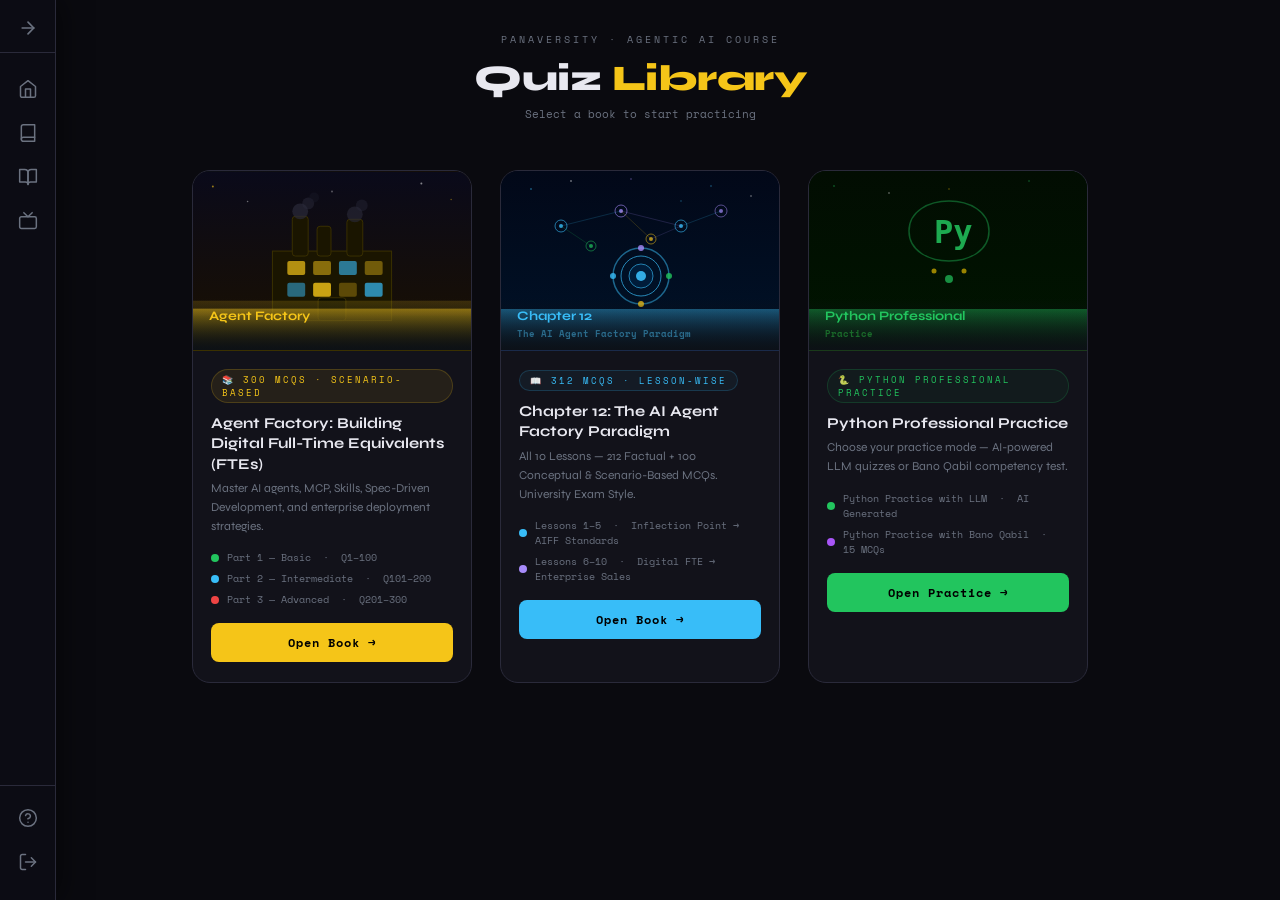
<file: book2/book_index.html>
<!DOCTYPE html>
<html lang="en">

<head>
  <meta charset="UTF-8">
  <meta name="viewport" content="width=device-width, initial-scale=1.0">
  <title>Agent Factory — 300 MCQ Quiz</title>
  <link
    href="https://fonts.googleapis.com/css2?family=Space+Mono:wght@400;700&family=Syne:wght@400;600;700;800&display=swap"
    rel="stylesheet">
  <link rel="stylesheet" href="../shared/unlock.css">
  <link rel="stylesheet" href="./quiz_style.css">
  <script src="../shared/unlock.js"></script>
</head>

<body>

  <!-- FLOATING SCORE BADGE -->
  <div class="score-box" id="scoreBox">Score: 0 / 0</div>

  <!-- FLOATING PART INDICATOR (shown during quiz) -->
  <div class="floating-part-indicator" id="floatingPartIndicator">
    <div class="fpi-badge p1" id="fpiBadge1" onclick="startPart(0)"><span class="fpi-dot"></span> Basic</div>
    <div class="fpi-badge p2" id="fpiBadge2" onclick="startPart(1)"><span class="fpi-dot"></span> Intermediate</div>
    <div class="fpi-badge p3" id="fpiBadge3" onclick="startPart(2)"><span class="fpi-dot"></span> Advanced</div>
  </div>

  <!-- HEADER (hidden by CSS) -->
  <div class="header">
    <div class="header-left">
      <div class="logo">AF</div>
      <div class="header-title">Agent Factory · Quiz Master</div>
    </div>
    <div class="header-right">
      <div id="partBadgesWrap" style="display:none; align-items:center; gap:10px;">
        <div class="part-badge p1" id="badge1" onclick="startPart(0)">● Basic Q1–100</div>
        <div class="part-badge p2" id="badge2" onclick="startPart(1)">● Intermediate Q101–200</div>
        <div class="part-badge p3" id="badge3" onclick="startPart(2)">● Advanced Q201–300</div>
      </div>
      <div id="ch12BadgesWrap" style="display:none; align-items:center; gap:10px;">
        <div class="part-badge p1" id="ch12b0" onclick="startCh12Part(0)">● Basic</div>
        <div class="part-badge p2" id="ch12b1" onclick="startCh12Part(1)">● Conceptual</div>
        <div class="part-badge p3" id="ch12b2" onclick="startCh12Part(2)">● Thinking-Based</div>
      </div>
      <div class="auth-buttons" id="authButtons">
        <button class="btn-auth-login" onclick="openLoginModal()">Log in</button>
        <button class="btn-auth-signup" onclick="openLoginModal(); switchTab('signup')">Sign up for free</button>
      </div>
    </div>
  </div>

  <!-- LEFT ICON SIDEBAR NAV (hover to show) -->
  <div class="icon-sidebar-zone" id="iconSidebarZone"></div>
  <nav class="icon-sidebar" id="iconSidebar">
    <div class="icon-sidebar-arrow" id="sidebarArrow" title="Navigation">
      <div class="isb-brand"><div class="isb-brand-logo">QM</div><span>Quiz <em>Master</em></span></div>
      <svg viewBox="0 0 24 24" width="20" height="20" stroke="currentColor" fill="none" stroke-width="2" stroke-linecap="round" stroke-linejoin="round"><line x1="5" y1="12" x2="19" y2="12"/><polyline points="12 5 19 12 12 19"/></svg>
    </div>
    <div class="isb-section-title">Navigation</div>
    <div class="icon-sidebar-items">
      <div class="isb-item" data-tip="Home / Library" onclick="goHome()">
        <svg viewBox="0 0 24 24"><path d="M3 9l9-7 9 7v11a2 2 0 0 1-2 2H5a2 2 0 0 1-2-2z"/><polyline points="9 22 9 12 15 12 15 22"/></svg>
        <span class="isb-label">Home / Library</span>
      </div>
      <div class="isb-item" data-tip="Book 1 — Agent Factory" onclick="openBook('300q')">
        <svg viewBox="0 0 24 24"><path d="M4 19.5A2.5 2.5 0 0 1 6.5 17H20"/><path d="M6.5 2H20v20H6.5A2.5 2.5 0 0 1 4 19.5v-15A2.5 2.5 0 0 1 6.5 2z"/></svg>
        <span class="isb-label">Book 1 — Agent Factory</span>
      </div>
      <div class="isb-item" data-tip="Book 2 — Chapter 12" onclick="openBook('agentfactory')">
        <svg viewBox="0 0 24 24"><path d="M2 3h6a4 4 0 0 1 4 4v14a3 3 0 0 0-3-3H2z"/><path d="M22 3h-6a4 4 0 0 0-4 4v14a3 3 0 0 1 3-3h7z"/></svg>
        <span class="isb-label">Book 2 — Chapter 12</span>
      </div>
      <div class="isb-item" data-tip="Python Professional Practice" onclick="window.location.href='../python_practice/index.html'">
        <svg viewBox="0 0 24 24"><rect x="2" y="7" width="20" height="14" rx="2" ry="2"/><polyline points="17 2 12 7 7 2"/></svg>
        <span class="isb-label">Python Professional Practice</span>
      </div>
    </div>
    <div class="icon-sidebar-bottom">
      <div class="isb-item" data-tip="Help" onclick="alert('Quiz Master — PIAIC Honhar Jawan\n\nPanaversity Agentic AI Course')">
        <svg viewBox="0 0 24 24"><circle cx="12" cy="12" r="10"/><path d="M9.09 9a3 3 0 0 1 5.83 1c0 2-3 3-3 3"/><line x1="12" y1="17" x2="12.01" y2="17"/></svg>
        <span class="isb-label">Help</span>
      </div>
      <div class="isb-item" data-tip="Log In / Out" onclick="typeof openLoginModal==='function'?openLoginModal():alert('Login')">
        <svg viewBox="0 0 24 24"><path d="M9 21H5a2 2 0 0 1-2-2V5a2 2 0 0 1 2-2h4"/><polyline points="16 17 21 12 16 7"/><line x1="21" y1="12" x2="9" y2="12"/></svg>
        <span class="isb-label">Log In / Out</span>
      </div>
    </div>
  </nav>
  <!-- Mobile sidebar toggle -->
  <button class="sidebar-toggle-btn" id="sidebarToggleBtn" onclick="toggleSidebar()">☰</button>
  <!-- Sidebar overlay (mobile) -->
  <div class="sidebar-overlay" id="sidebarOverlay" onclick="closeSidebar()"></div>

  <!-- LOGIN / SIGNUP MODAL -->
  <div class="modal-overlay" id="loginModal" onclick="closeLoginModalOutside(event)">
    <div class="modal-box">
      <button class="modal-close" onclick="closeLoginModal()">✕</button>

      <!-- STEP 1: Choose method -->
      <div id="authStep1">
        <div class="modal-heading">Log in or sign up</div>
        <div class="modal-subtitle">You'll get smarter quizzes and can track your progress across all books.</div>

        <button class="modal-social-btn" onclick="alert('Google login coming soon!')">
          <svg width="18" height="18" viewBox="0 0 48 48">
            <path fill="#EA4335"
              d="M24 9.5c3.54 0 6.71 1.22 9.21 3.6l6.85-6.85C35.9 2.38 30.47 0 24 0 14.62 0 6.51 5.38 2.56 13.22l7.98 6.19C12.43 13.72 17.74 9.5 24 9.5z" />
            <path fill="#4285F4"
              d="M46.98 24.55c0-1.57-.15-3.09-.38-4.55H24v9.02h12.94c-.58 2.96-2.26 5.48-4.78 7.18l7.73 6c4.51-4.18 7.09-10.36 7.09-17.65z" />
            <path fill="#FBBC05"
              d="M10.53 28.59c-.48-1.45-.76-2.99-.76-4.59s.27-3.14.76-4.59l-7.98-6.19C.92 16.46 0 20.12 0 24c0 3.88.92 7.54 2.56 10.78l7.97-6.19z" />
            <path fill="#34A853"
              d="M24 48c6.48 0 11.93-2.13 15.89-5.81l-7.73-6c-2.15 1.45-4.92 2.3-8.16 2.3-6.26 0-11.57-4.22-13.47-9.91l-7.98 6.19C6.51 42.62 14.62 48 24 48z" />
          </svg>
          Continue with Google
        </button>
        <button class="modal-social-btn" onclick="alert('Apple login coming soon!')">
          <svg width="18" height="18" viewBox="0 0 24 24" fill="currentColor">
            <path
              d="M17.05 20.28c-.98.95-2.05.88-3.08.4-1.09-.5-2.08-.48-3.24 0-1.44.62-2.2.44-3.06-.4C2.79 15.25 3.51 7.59 9.05 7.31c1.35.07 2.29.74 3.08.8 1.18-.24 2.31-.93 3.57-.84 1.51.12 2.65.72 3.4 1.8-3.12 1.87-2.38 5.98.48 7.13-.57 1.5-1.31 2.99-2.54 4.09zM12.03 7.25c-.15-2.23 1.66-4.07 3.74-4.25.29 2.58-2.34 4.5-3.74 4.25z" />
          </svg>
          Continue with Apple
        </button>
        <button class="modal-social-btn" onclick="alert('Phone login coming soon!')">
          <svg width="18" height="18" viewBox="0 0 24 24" fill="currentColor">
            <path
              d="M6.62 10.79c1.44 2.83 3.76 5.14 6.59 6.59l2.2-2.2c.27-.27.67-.36 1.02-.24 1.12.37 2.33.57 3.57.57.55 0 1 .45 1 1V20c0 .55-.45 1-1 1-9.39 0-17-7.61-17-17 0-.55.45-1 1-1h3.5c.55 0 1 .45 1 1 0 1.25.2 2.45.57 3.57.11.35.03.74-.25 1.02l-2.2 2.2z" />
          </svg>
          Continue with phone
        </button>

        <div class="modal-divider">OR</div>

        <div class="modal-field">
          <input class="modal-input" id="authEmail" type="email" placeholder="Email address">
        </div>
        <button class="modal-btn" onclick="goToStep2()">Continue</button>
        <div class="modal-msg" id="authMsg1"></div>
      </div>

      <!-- STEP 2: Login (existing user) -->
      <div id="authStep2" style="display:none;">
        <button class="modal-back" onclick="backToStep1()">← Back</button>
        <div class="modal-heading">Welcome back</div>
        <div class="modal-subtitle" id="step2Email"></div>

        <div class="modal-field">
          <label class="modal-label">Password</label>
          <input class="modal-input" id="loginPass" type="password" placeholder="Enter your password">
        </div>
        <button class="modal-btn" onclick="doLogin()">Log in</button>
        <div class="modal-msg" id="loginMsg"></div>
      </div>

      <!-- STEP 3: Signup (new user) -->
      <div id="authStep3" style="display:none;">
        <button class="modal-back" onclick="backToStep1()">← Back</button>
        <div class="modal-heading">Create your account</div>
        <div class="modal-subtitle" id="step3Email"></div>

        <div class="modal-field">
          <label class="modal-label">Name</label>
          <input class="modal-input" id="signupName" type="text" placeholder="Your full name">
        </div>
        <div class="modal-field">
          <label class="modal-label">Password</label>
          <input class="modal-input" id="signupPass" type="password" placeholder="Min 6 characters">
        </div>
        <button class="modal-btn" onclick="doSignup()">Create Account</button>
        <div class="modal-msg" id="signupMsg"></div>
      </div>

    </div>
  </div>

  <!-- HOME / LIBRARY -->
  <div id="homePage">
    <div class="home-eyebrow">Panaversity · Agentic AI Course</div>
    <div class="home-heading">Quiz <span>Library</span></div>
    <div class="home-sub">Select a book to start practicing</div>

    <div class="book-shelf" style="justify-content:center;">

      <!-- Book 1: Agent Factory 300 MCQ -->
      <div class="book-card" onclick="openBook('300q')">
        <div class="book-cover book-cover-af">
          <div class="cover-illustration">
            <svg viewBox="0 0 280 180" xmlns="http://www.w3.org/2000/svg" width="280" height="180">
              <defs>
                <linearGradient id="sky" x1="0" y1="0" x2="0" y2="1">
                  <stop offset="0%" stop-color="#0a0a1a" />
                  <stop offset="100%" stop-color="#1a1000" />
                </linearGradient>
                <linearGradient id="glow" x1="0" y1="0" x2="0" y2="1">
                  <stop offset="0%" stop-color="#f5c518" stop-opacity="0.6" />
                  <stop offset="100%" stop-color="#f5c518" stop-opacity="0" />
                </linearGradient>
              </defs>
              <rect width="280" height="180" fill="url(#sky)" />
              <circle cx="20" cy="15" r="1" fill="#f5c518" opacity="0.6" />
              <circle cx="55" cy="30" r="0.8" fill="#fff" opacity="0.4" />
              <circle cx="230" cy="12" r="1" fill="#fff" opacity="0.5" />
              <circle cx="260" cy="28" r="0.8" fill="#f5c518" opacity="0.4" />
              <circle cx="140" cy="20" r="1" fill="#fff" opacity="0.3" />
              <rect x="0" y="145" width="280" height="35" fill="#0d0d00" />
              <rect x="80" y="80" width="120" height="70" fill="#1a1500" stroke="#3a3000" stroke-width="1" />
              <rect x="95" y="90" width="18" height="14" rx="2" fill="#f5c518" opacity="0.7" />
              <rect x="121" y="90" width="18" height="14" rx="2" fill="#f5c518" opacity="0.5" />
              <rect x="147" y="90" width="18" height="14" rx="2" fill="#38bdf8" opacity="0.6" />
              <rect x="173" y="90" width="18" height="14" rx="2" fill="#f5c518" opacity="0.4" />
              <rect x="95" y="112" width="18" height="14" rx="2" fill="#38bdf8" opacity="0.5" />
              <rect x="121" y="112" width="18" height="14" rx="2" fill="#f5c518" opacity="0.8" />
              <rect x="147" y="112" width="18" height="14" rx="2" fill="#f5c518" opacity="0.3" />
              <rect x="173" y="112" width="18" height="14" rx="2" fill="#38bdf8" opacity="0.7" />
              <rect x="126" y="127" width="28" height="23" rx="3" fill="#0d0d00" stroke="#3a3000" stroke-width="1" />
              <rect x="100" y="45" width="16" height="40" rx="3" fill="#1a1500" stroke="#3a3000" stroke-width="1" />
              <rect x="125" y="55" width="14" height="30" rx="3" fill="#1a1500" stroke="#3a3000" stroke-width="1" />
              <rect x="155" y="48" width="16" height="37" rx="3" fill="#1a1500" stroke="#3a3000" stroke-width="1" />
              <circle cx="108" cy="40" r="8" fill="#2a2a3a" opacity="0.7" />
              <circle cx="116" cy="32" r="6" fill="#2a2a3a" opacity="0.5" />
              <circle cx="122" cy="26" r="5" fill="#1a1a2a" opacity="0.4" />
              <circle cx="163" cy="43" r="8" fill="#2a2a3a" opacity="0.6" />
              <circle cx="170" cy="34" r="6" fill="#2a2a3a" opacity="0.4" />
              <rect x="0" y="130" width="280" height="50" fill="url(#glow)" opacity="0.3" />
              <rect x="0" y="138" width="280" height="42" fill="url(#glow)" />
            </svg>
          </div>
          <div class="book-cover-title">
            Agent Factory
            <div class="book-cover-author">Building Digital FTEs</div>
          </div>
        </div>
        <div class="book-info">
          <div class="book-tag">📚 300 MCQs · Scenario-Based</div>
          <div class="book-title">Agent Factory: Building Digital Full-Time Equivalents (FTEs)</div>
          <div class="book-desc">Master AI agents, MCP, Skills, Spec-Driven Development, and enterprise deployment
            strategies.</div>
          <div class="book-chapters-preview">
            <div class="bcp-row">
              <div class="bcp-dot" style="background:#22c55e"></div>Part 1 — Basic &nbsp;·&nbsp; Q1–100
            </div>
            <div class="bcp-row">
              <div class="bcp-dot" style="background:#38bdf8"></div>Part 2 — Intermediate &nbsp;·&nbsp; Q101–200
            </div>
            <div class="bcp-row">
              <div class="bcp-dot" style="background:#ef4444"></div>Part 3 — Advanced &nbsp;·&nbsp; Q201–300
            </div>
          </div>
          <button class="book-cta">Open Book →</button>
        </div>
      </div>

      <!-- Book 2: Chapter 12: The AI Agent Factory Paradigm -->
      <div class="book-card" onclick="openBook('agentfactory')">
        <div class="book-cover"
          style="background:linear-gradient(135deg,#0a0f1a 0%,#001030 50%,#0a0010 100%);border-bottom:1px solid #1a2a4a;height:180px;position:relative;overflow:hidden;">
          <svg viewBox="0 0 280 180" xmlns="http://www.w3.org/2000/svg" width="280" height="180"
            style="position:absolute;top:0;left:0;">
            <defs>
              <linearGradient id="sky2" x1="0" y1="0" x2="0" y2="1">
                <stop offset="0%" stop-color="#020818" />
                <stop offset="100%" stop-color="#001228" />
              </linearGradient>
              <linearGradient id="glow2" x1="0" y1="0" x2="0" y2="1">
                <stop offset="0%" stop-color="#38bdf8" stop-opacity="0.5" />
                <stop offset="100%" stop-color="#38bdf8" stop-opacity="0" />
              </linearGradient>
            </defs>
            <rect width="280" height="180" fill="url(#sky2)" />
            <circle cx="30" cy="18" r="0.8" fill="#38bdf8" opacity="0.7" />
            <circle cx="70" cy="10" r="1" fill="#fff" opacity="0.4" />
            <circle cx="210" cy="15" r="0.8" fill="#38bdf8" opacity="0.5" />
            <circle cx="250" cy="25" r="1" fill="#fff" opacity="0.3" />
            <circle cx="130" cy="8" r="0.7" fill="#a78bfa" opacity="0.6" />
            <circle cx="180" cy="30" r="0.8" fill="#38bdf8" opacity="0.4" />
            <circle cx="60" cy="55" r="6" fill="none" stroke="#38bdf8" stroke-width="1" opacity="0.6" />
            <circle cx="60" cy="55" r="2" fill="#38bdf8" opacity="0.8" />
            <circle cx="120" cy="40" r="6" fill="none" stroke="#a78bfa" stroke-width="1" opacity="0.6" />
            <circle cx="120" cy="40" r="2" fill="#a78bfa" opacity="0.8" />
            <circle cx="180" cy="55" r="6" fill="none" stroke="#38bdf8" stroke-width="1" opacity="0.6" />
            <circle cx="180" cy="55" r="2" fill="#38bdf8" opacity="0.8" />
            <circle cx="220" cy="40" r="6" fill="none" stroke="#a78bfa" stroke-width="1" opacity="0.5" />
            <circle cx="220" cy="40" r="2" fill="#a78bfa" opacity="0.7" />
            <circle cx="90" cy="75" r="5" fill="none" stroke="#22c55e" stroke-width="1" opacity="0.5" />
            <circle cx="90" cy="75" r="2" fill="#22c55e" opacity="0.7" />
            <circle cx="150" cy="68" r="5" fill="none" stroke="#f5c518" stroke-width="1" opacity="0.5" />
            <circle cx="150" cy="68" r="2" fill="#f5c518" opacity="0.7" />
            <line x1="60" y1="55" x2="120" y2="40" stroke="#38bdf8" stroke-width="0.6" opacity="0.3" />
            <line x1="120" y1="40" x2="180" y2="55" stroke="#a78bfa" stroke-width="0.6" opacity="0.3" />
            <line x1="180" y1="55" x2="220" y2="40" stroke="#38bdf8" stroke-width="0.6" opacity="0.3" />
            <line x1="60" y1="55" x2="90" y2="75" stroke="#22c55e" stroke-width="0.6" opacity="0.3" />
            <line x1="120" y1="40" x2="150" y2="68" stroke="#f5c518" stroke-width="0.6" opacity="0.3" />
            <line x1="180" y1="55" x2="150" y2="68" stroke="#a78bfa" stroke-width="0.6" opacity="0.25" />
            <circle cx="140" cy="105" r="28" fill="none" stroke="#38bdf8" stroke-width="1.5" opacity="0.5" />
            <circle cx="140" cy="105" r="20" fill="#001228" stroke="#38bdf8" stroke-width="1" opacity="0.7" />
            <circle cx="140" cy="105" r="12" fill="#002040" stroke="#38bdf8" stroke-width="0.8" opacity="0.8" />
            <circle cx="140" cy="105" r="5" fill="#38bdf8" opacity="0.9" />
            <circle cx="140" cy="77" r="3" fill="#a78bfa" opacity="0.8" />
            <circle cx="168" cy="105" r="3" fill="#22c55e" opacity="0.8" />
            <circle cx="140" cy="133" r="3" fill="#f5c518" opacity="0.8" />
            <circle cx="112" cy="105" r="3" fill="#38bdf8" opacity="0.8" />
            <rect x="0" y="138" width="280" height="42" fill="url(#glow2)" />
          </svg>
          <div class="book-cover-title" style="color:#38bdf8;">
            Chapter 12
            <div class="book-cover-author" style="color:#2a6a8a;">The AI Agent Factory Paradigm</div>
          </div>
        </div>
        <div class="book-info">
          <div class="book-tag" style="color:#38bdf8;background:#38bdf80d;border-color:#38bdf830;">📖 312 MCQs ·
            Lesson-Wise</div>
          <div class="book-title">Chapter 12: The AI Agent Factory Paradigm</div>
          <div class="book-desc">All 10 Lessons — 212 Factual + 100 Conceptual &amp; Scenario-Based MCQs. University
            Exam Style.</div>
          <div class="book-chapters-preview">
            <div class="bcp-row">
              <div class="bcp-dot" style="background:#38bdf8"></div>Lessons 1–5 &nbsp;·&nbsp; Inflection Point → AIFF
              Standards
            </div>
            <div class="bcp-row">
              <div class="bcp-dot" style="background:#a78bfa"></div>Lessons 6–10 &nbsp;·&nbsp; Digital FTE → Enterprise
              Sales
            </div>
          </div>
          <button class="book-cta" style="background:#38bdf8;color:#000;">Open Book →</button>
        </div>
      </div>

      <!-- Book 3: Python Professional Practice -->
      <div class="book-card" onclick="window.location.href='../python_practice/index.html'" style="cursor:pointer;">
        <div class="book-cover"
          style="background:linear-gradient(135deg,#0a1a0a 0%,#001a00 50%,#0a1500 100%);border-bottom:1px solid #1a3a1a;height:180px;position:relative;overflow:hidden;">
          <svg viewBox="0 0 280 180" xmlns="http://www.w3.org/2000/svg" width="280" height="180"
            style="position:absolute;top:0;left:0;">
            <defs>
              <linearGradient id="pysky" x1="0" y1="0" x2="0" y2="1">
                <stop offset="0%" stop-color="#020d02" />
                <stop offset="100%" stop-color="#001500" />
              </linearGradient>
              <linearGradient id="pyglow" x1="0" y1="0" x2="0" y2="1">
                <stop offset="0%" stop-color="#22c55e" stop-opacity="0.5" />
                <stop offset="100%" stop-color="#22c55e" stop-opacity="0" />
              </linearGradient>
            </defs>
            <rect width="280" height="180" fill="url(#pysky)" />
            <circle cx="25" cy="15" r="0.8" fill="#22c55e" opacity="0.6" />
            <circle cx="80" cy="22" r="1" fill="#fff" opacity="0.3" />
            <circle cx="220" cy="10" r="0.8" fill="#22c55e" opacity="0.5" />
            <circle cx="140" cy="18" r="0.7" fill="#ffd000" opacity="0.5" />
            <g transform="translate(100, 30)">
              <path d="M40,0 C60,0 80,10 80,30 C80,50 60,60 40,60 C20,60 0,50 0,30 C0,10 20,0 40,0Z" fill="none"
                stroke="#22c55e" stroke-width="1.5" opacity="0.4" />
              <text x="25" y="42" font-size="32" font-weight="900" fill="#22c55e" opacity="0.85"
                font-family="monospace">Py</text>
            </g>
            <circle cx="140" cy="108" r="4" fill="#22c55e" opacity="0.7" />
            <circle cx="155" cy="100" r="2.5" fill="#ffd000" opacity="0.6" />
            <circle cx="125" cy="100" r="2.5" fill="#ffd000" opacity="0.6" />
            <rect x="0" y="138" width="280" height="42" fill="url(#pyglow)" />
          </svg>
          <div class="book-cover-title" style="color:#22c55e;">
            Python Professional
            <div class="book-cover-author" style="color:#1a6a2a;">Practice</div>
          </div>
        </div>
        <div class="book-info">
          <div class="book-tag" style="color:#22c55e;background:#22c55e0d;border-color:#22c55e30;">🐍 Python Professional Practice</div>
          <div class="book-title">Python Professional Practice</div>
          <div class="book-desc">Choose your practice mode — AI-powered LLM quizzes or Bano Qabil competency test.</div>
          <div class="book-chapters-preview">
            <div class="bcp-row">
              <div class="bcp-dot" style="background:#22c55e"></div>Python Practice with LLM &nbsp;·&nbsp; AI Generated
            </div>
            <div class="bcp-row">
              <div class="bcp-dot" style="background:#a855f7"></div>Python Practice with Bano Qabil &nbsp;·&nbsp; 15 MCQs
            </div>
          </div>
          <button class="book-cta" style="background:#22c55e;color:#000;">Open Practice →</button>
        </div>
      </div>

    </div>
  </div>

  <!-- CHAPTER SELECT PAGE -->
  <div id="chapterPage"
    style="display:none; flex:1; flex-direction:column; align-items:center; padding:40px 20px 60px; text-align:center;">
    <div class="landing-back" onclick="goHome()">← Back to Library</div>
    <div class="landing-icon">🏭</div>
    <div class="landing-title">Chapter 12: The AI Agent Factory Paradigm</div>
    <div class="landing-sub">Select a Chapter</div>
    <div class="part-cards" style="max-width:960px;">

      <div class="part-card c1" onclick="openChapter(1)">
        <div class="pc-num">Chapter 1</div>
        <div class="pc-title">All 10 Lessons</div>
        <div class="pc-range">312 MCQs</div>
        <div class="pc-count">Factual + Conceptual · University Exam Style</div>
      </div>

      <div class="part-card" style="border-color:#2a2a3a;opacity:0.4;pointer-events:none;">
        <div class="pc-num" style="color:#6b7280;">Chapter 2</div>
        <div class="pc-title" style="color:#6b7280;">Coming Soon</div>
        <div class="pc-range" style="color:#6b7280;">—</div>
        <div class="pc-count" style="color:#6b7280;">Will be added soon</div>
      </div>

      <div class="part-card" style="border-color:#2a2a3a;opacity:0.4;pointer-events:none;">
        <div class="pc-num" style="color:#6b7280;">Chapter 3</div>
        <div class="pc-title" style="color:#6b7280;">Coming Soon</div>
        <div class="pc-range" style="color:#6b7280;">—</div>
        <div class="pc-count" style="color:#6b7280;">Will be added soon</div>
      </div>

    </div>
  </div>

  <!-- CHAPTER 1 LESSON SELECT PAGE -->
  <div id="ch1Page"
    style="display:none; flex:1; flex-direction:column; align-items:center; padding:32px 20px 60px; text-align:center;">
    <div class="landing-back" onclick="openBook('agentfactory')">← Back to Chapters</div>
    <div class="landing-icon">📖</div>
    <div class="landing-title" style="font-size:clamp(18px,3.5vw,26px);">Chapter 12 — Select a Lesson</div>
    <div class="landing-sub">312 MCQs · 10 Lessons · Factual + Conceptual</div>
    <div
      style="display:flex;gap:12px;flex-wrap:wrap;justify-content:center;max-width:960px;width:100%;margin-bottom:28px;">
      <div class="part-card" style="border-color:#38bdf833;min-width:175px;max-width:195px;"
        onclick="startCh1Lesson(0)">
        <div class="pc-num" style="color:#38bdf8;">Lesson 1</div>
        <div class="pc-title" style="font-size:13px;">2025 Inflection Point &amp; Agent Maturity Model</div>
        <div class="pc-count" style="margin-top:8px;">40 Questions</div>
        <div class="pc-progress" id="progCh1L0"></div>
      </div>
      <div class="part-card" style="border-color:#a78bfa33;min-width:175px;max-width:195px;"
        onclick="startCh1Lesson(1)">
        <div class="pc-num" style="color:#a78bfa;">Lesson 2</div>
        <div class="pc-title" style="font-size:13px;">Three Core LLM Constraints</div>
        <div class="pc-count" style="margin-top:8px;">39 Questions</div>
        <div class="pc-progress" id="progCh1L1"></div>
      </div>
      <div class="part-card" style="border-color:#22c55e33;min-width:175px;max-width:195px;"
        onclick="startCh1Lesson(2)">
        <div class="pc-num" style="color:#22c55e;">Lesson 3</div>
        <div class="pc-title" style="font-size:13px;">Coder to Orchestrator &amp; OODA Loop</div>
        <div class="pc-count" style="margin-top:8px;">36 Questions</div>
        <div class="pc-progress" id="progCh1L2"></div>
      </div>
      <div class="part-card" style="border-color:#f5c51833;min-width:175px;max-width:195px;"
        onclick="startCh1Lesson(3)">
        <div class="pc-num" style="color:#f5c518;">Lesson 4</div>
        <div class="pc-title" style="font-size:13px;">Five Powers &amp; Modern AI Stack</div>
        <div class="pc-count" style="margin-top:8px;">40 Questions</div>
        <div class="pc-progress" id="progCh1L3"></div>
      </div>
      <div class="part-card" style="border-color:#ef444433;min-width:175px;max-width:195px;"
        onclick="startCh1Lesson(4)">
        <div class="pc-num" style="color:#ef4444;">Lesson 5</div>
        <div class="pc-title" style="font-size:13px;">AIFF Standards Foundation</div>
        <div class="pc-count" style="margin-top:8px;">42 Questions</div>
        <div class="pc-progress" id="progCh1L4"></div>
      </div>
      <div class="part-card" style="border-color:#38bdf833;min-width:175px;max-width:195px;"
        onclick="startCh1Lesson(5)">
        <div class="pc-num" style="color:#38bdf8;">Lesson 6</div>
        <div class="pc-title" style="font-size:13px;">Digital FTE Business Strategy</div>
        <div class="pc-count" style="margin-top:8px;">42 Questions</div>
        <div class="pc-progress" id="progCh1L5"></div>
      </div>
      <div class="part-card" style="border-color:#a78bfa33;min-width:175px;max-width:195px;"
        onclick="startCh1Lesson(6)">
        <div class="pc-num" style="color:#a78bfa;">Lesson 7</div>
        <div class="pc-title" style="font-size:13px;">Nine Pillars of AIDD</div>
        <div class="pc-count" style="margin-top:8px;">48 Questions</div>
        <div class="pc-progress" id="progCh1L6"></div>
      </div>
      <div class="part-card" style="border-color:#22c55e33;min-width:175px;max-width:195px;"
        onclick="startCh1Lesson(7)">
        <div class="pc-num" style="color:#22c55e;">Lesson 8</div>
        <div class="pc-title" style="font-size:13px;">Spec-Driven Development (SDD)</div>
        <div class="pc-count" style="margin-top:8px;">37 Questions</div>
        <div class="pc-progress" id="progCh1L7"></div>
      </div>
      <div class="part-card" style="border-color:#f5c51833;min-width:175px;max-width:195px;"
        onclick="startCh1Lesson(8)">
        <div class="pc-num" style="color:#f5c518;">Lesson 9</div>
        <div class="pc-title" style="font-size:13px;">Synthesis: Digital FTE Vision</div>
        <div class="pc-count" style="margin-top:8px;">32 Questions</div>
        <div class="pc-progress" id="progCh1L8"></div>
      </div>
      <div class="part-card" style="border-color:#ef444433;min-width:175px;max-width:195px;"
        onclick="startCh1Lesson(9)">
        <div class="pc-num" style="color:#ef4444;">Lesson 10</div>
        <div class="pc-title" style="font-size:13px;">Selling Agentic AI to Enterprises</div>
        <div class="pc-count" style="margin-top:8px;">35 Questions</div>
        <div class="pc-progress" id="progCh1L9"></div>
      </div>
    </div>
    <button class="start-all-btn" style="background:#38bdf8;color:#000;" onclick="startCh1Lesson(0)">Start from Lesson 1
      →</button>
  </div>

  <!-- LANDING (300Q quiz part select) -->
  <div id="landingPage"
    style="display:none; flex:1; flex-direction:column; align-items:center; justify-content:center; padding:40px 20px; text-align:center;">
    <div class="landing-back" onclick="goHome()">← Back to Library</div>
    <div class="landing-icon">🏭</div>
    <div class="landing-title">Agent Factory<br>300 MCQ Quiz</div>
    <div class="landing-sub">Panaversity Agentic AI Course · Scenario-Based</div>
    <div class="part-cards">
      <div class="part-card c1" onclick="startPart(0)" id="pc300q0">
        <div class="pc-num">Part 1</div>
        <div class="pc-title">Basic</div>
        <div class="pc-range">Q1 — Q100</div>
        <div class="pc-count">100 Questions</div>
        <div class="pc-progress" id="prog300q0"></div>
      </div>
      <div class="part-card c2" onclick="startPart(1)" id="pc300q1">
        <div class="pc-num">Part 2</div>
        <div class="pc-title">Intermediate</div>
        <div class="pc-range">Q101 — Q200</div>
        <div class="pc-count">100 Questions</div>
        <div class="pc-progress" id="prog300q1"></div>
      </div>
      <div class="part-card c3" onclick="startPart(2)" id="pc300q2">
        <div class="pc-num">Part 3</div>
        <div class="pc-title">Advanced</div>
        <div class="pc-range">Q201 — Q300</div>
        <div class="pc-count">100 Questions</div>
        <div class="pc-progress" id="prog300q2"></div>
      </div>
    </div>
    <button class="start-all-btn" onclick="startPart(0)">Start from Q1 →</button>
  </div>
  <!-- QUIZ -->
  <div id="quizPage">
    <div class="progress-wrap">
      <div class="progress-info">
        <span class="progress-label" id="progressLabel">Q1 of 100</span>
        <span class="progress-label" id="progressPct">0%</span>
      </div>
      <div class="progress-bar-bg">
        <div class="progress-bar-fill" id="progressFill" style="width:0%"></div>
      </div>
    </div>
    <div class="dots-wrap">
      <div class="dots-inner" id="dotsInner"></div>
    </div>
    <div class="q-card">
      <div class="q-meta">
        <span class="q-num" id="qNum">Q1</span>
        <span class="q-part-tag" id="qPartTag"></span>
      </div>
      <div class="q-text" id="qText"></div>
      <div class="options" id="optionsWrap"></div>
      <div class="feedback-box" id="feedbackBox"></div>
    </div>
    <div class="controls" id="bottomControls">
      <button class="ctrl-btn" id="btnPrev" onclick="navigate(-1)">← Prev</button>
      <button class="ctrl-btn" id="btnSkip" onclick="skipQ()">Skip →</button>
      <button class="ctrl-btn primary" id="btnNext" onclick="navigate(1)">Next →</button>
      <button class="ctrl-btn" onclick="goLanding()">← Chapters</button>
    </div>
  </div>

  <!-- RIGHT SIDE VERTICAL QUIZ CONTROLS (desktop) -->
  <div class="right-controls" id="rightControls" style="display:none;">
    <button class="rc-btn" id="rcPrev" data-tip="Previous" onclick="navigate(-1)">
      <svg viewBox="0 0 24 24"><polyline points="15 18 9 12 15 6"/></svg>
    </button>
    <button class="rc-btn" id="rcSkip" data-tip="Skip" onclick="skipQ()">
      <svg viewBox="0 0 24 24"><polyline points="13 17 18 12 13 7"/><polyline points="6 17 11 12 6 7"/></svg>
    </button>
    <button class="rc-btn primary" id="rcNext" data-tip="Next" onclick="navigate(1)">
      <svg viewBox="0 0 24 24"><polyline points="9 18 15 12 9 6"/></svg>
    </button>
    <div class="rc-divider"></div>
    <button class="rc-btn" id="rcChapters" data-tip="Chapters" onclick="goLanding()">
      <svg viewBox="0 0 24 24"><rect x="3" y="3" width="7" height="7"/><rect x="14" y="3" width="7" height="7"/><rect x="3" y="14" width="7" height="7"/><rect x="14" y="14" width="7" height="7"/></svg>
    </button>
  </div>

  <!-- RESULTS -->
  <div id="resultsPage">
    <div class="result-grade" id="resGrade"></div>
    <div class="result-label" id="resLabel"></div>
    <div class="result-stats">
      <div class="stat-box">
        <div class="stat-val" id="resCorrect" style="color:var(--green)">0</div>
        <div class="stat-lbl">CORRECT</div>
      </div>
      <div class="stat-box">
        <div class="stat-val" id="resWrong" style="color:var(--red)">0</div>
        <div class="stat-lbl">WRONG</div>
      </div>
      <div class="stat-box">
        <div class="stat-val" id="resSkipped" style="color:var(--muted)">0</div>
        <div class="stat-lbl">SKIPPED</div>
      </div>
      <div class="stat-box">
        <div class="stat-val" id="resTotal" style="color:var(--gold)">0</div>
        <div class="stat-lbl">TOTAL</div>
      </div>
    </div>
    <div class="result-btns">
      <button class="res-btn primary" id="retryBtn" onclick="retryPart()">🔄 Retry This Part</button>
      <button class="res-btn" onclick="goHome()">🏠 Library</button>
    </div>
  </div>


  <script>
    // Sidebar expand/collapse toggle
    (function() {
      const arrow = document.getElementById('sidebarArrow');
      const sidebar = document.getElementById('iconSidebar');
      if (arrow && sidebar) {
        arrow.addEventListener('click', function(e) {
          e.stopPropagation();
          sidebar.classList.toggle('expanded');
        });
        document.addEventListener('click', function(e) {
          if (sidebar.classList.contains('expanded') && !sidebar.contains(e.target)) {
            sidebar.classList.remove('expanded');
          }
        });
      }
    })();

    // Sidebar toggle for mobile
    function toggleSidebar() {
      const nav = document.getElementById('iconSidebar');
      const overlay = document.getElementById('sidebarOverlay');
      if (!nav) return;
      const isOpen = nav.classList.contains('open');
      if (isOpen) {
        closeSidebar();
      } else {
        nav.classList.add('open');
        if (overlay) overlay.classList.add('open');
      }
    }
    function closeSidebar() {
      const nav = document.getElementById('iconSidebar');
      const overlay = document.getElementById('sidebarOverlay');
      if (nav) nav.classList.remove('open');
      if (overlay) overlay.classList.remove('open');
    }

    // Right controls sync
    function syncRightControls() {
      const qp = document.getElementById('quizPage');
      const rc = document.getElementById('rightControls');
      const isQuiz = qp && qp.style.display === 'flex';
      if (rc) rc.style.display = isQuiz ? 'flex' : 'none';
      if (isQuiz) {
        document.body.classList.add('quiz-active');
        // Show floating part indicator
        const fpi = document.getElementById('floatingPartIndicator');
        if (fpi) {
          fpi.classList.add('visible');
          document.querySelectorAll('.fpi-badge').forEach((b,i) => b.classList.toggle('active', i === currentPart));
        }
        const rcPrev = document.getElementById('rcPrev');
        const rcSkip = document.getElementById('rcSkip');
        const rcNext = document.getElementById('rcNext');
        const btnPrev = document.getElementById('btnPrev');
        const btnSkip = document.getElementById('btnSkip');
        const btnNext = document.getElementById('btnNext');
        if (rcPrev && btnPrev) rcPrev.disabled = btnPrev.disabled;
        if (rcSkip && btnSkip) rcSkip.disabled = btnSkip.disabled;
        if (rcNext && btnNext) rcNext.disabled = btnNext.disabled;
      } else {
        document.body.classList.remove('quiz-active');
        // Hide floating part indicator
        const fpi = document.getElementById('floatingPartIndicator');
        if (fpi) fpi.classList.remove('visible');
      }
    }
    const quizPageEl = document.getElementById('quizPage');
    if (quizPageEl) {
      new MutationObserver(syncRightControls).observe(quizPageEl, { attributes: true, attributeFilter: ['style'] });
    }
    setInterval(syncRightControls, 500);
  </script>

  <script src="./quiz_script.js"></script>
</body>

</html>
</file>
<file: python_practice/quiz_style.css>
:root {
  --bg: #0a0a0f;
  --surface: #12121a;
  --surface2: #1a1a26;
  --border: #2a2a3a;
  --gold: #f5c518;
  --blue: #38bdf8;
  --green: #22c55e;
  --red: #ef4444;
  --purple: #a78bfa;
  --text: #e8e8f0;
  --muted: #6b7280;
  --mono: 'Space Mono', monospace;
  --sans: 'Syne', sans-serif;
}
* { box-sizing: border-box; margin: 0; padding: 0; }
html, body { height: 100%; }
body {
  background: var(--bg);
  color: var(--text);
  font-family: var(--sans);
  min-height: 100vh;
  display: flex;
  flex-direction: column;
}

/* ── HEADER (HIDDEN) ── */
.header {
  display: none !important;
}
.header-left { display: flex; align-items: center; gap: 12px; }
.logo {
  background: var(--gold);
  color: #000;
  font-family: var(--mono);
  font-weight: 700;
  font-size: 13px;
  padding: 5px 9px;
  border-radius: 6px;
  letter-spacing: -0.5px;
}
.header-title {
  font-size: 11px;
  letter-spacing: 2px;
  color: var(--muted);
  text-transform: uppercase;
  font-family: var(--mono);
}
.header-right { display: flex; align-items: center; gap: 10px; flex-wrap: wrap; }
.score-box {
  position: fixed;
  top: 16px;
  right: 20px;
  z-index: 180;
  font-family: var(--mono);
  font-size: 13px;
  font-weight: 700;
  color: var(--gold);
  background: rgba(13, 13, 21, 0.92);
  backdrop-filter: blur(16px);
  -webkit-backdrop-filter: blur(16px);
  border: 1px solid rgba(245, 197, 24, 0.2);
  padding: 8px 18px;
  border-radius: 30px;
  box-shadow: 0 4px 20px rgba(0, 0, 0, 0.4), 0 0 12px rgba(245, 197, 24, 0.06);
  display: none;
  align-items: center;
  gap: 6px;
  transition: all 0.3s ease;
}
body.quiz-active .score-box {
  display: flex !important;
}
.score-box::before {
  content: '🏆';
  font-size: 14px;
}
.score-box:hover {
  border-color: rgba(245, 197, 24, 0.4);
  box-shadow: 0 4px 20px rgba(0, 0, 0, 0.4), 0 0 20px rgba(245, 197, 24, 0.12);
  transform: translateY(-1px);
}
.part-badge {
  font-family: var(--mono);
  font-size: 10px;
  padding: 4px 10px;
  border-radius: 20px;
  border: 1px solid;
  cursor: pointer;
  transition: all .2s;
}
.part-badge.p1 { color: var(--green); border-color: #16a34a44; background: #16a34a0d; }
.part-badge.p2 { color: var(--blue); border-color: #0284c744; background: #0284c70d; }
.part-badge.p3 { color: var(--red); border-color: #dc262644; background: #dc26260d; }
.part-badge.active { filter: brightness(1.4); }

/* ── AUTH BUTTONS (Log in + Sign up) ── */
.auth-buttons {
  display: flex;
  align-items: center;
  gap: 8px;
}
.btn-auth-login {
  font-family: var(--mono);
  font-size: 11px;
  font-weight: 700;
  padding: 7px 16px;
  border-radius: 20px;
  border: none;
  background: #fff;
  color: #000;
  cursor: pointer;
  transition: all .2s;
  letter-spacing: .3px;
  white-space: nowrap;
}
.btn-auth-login:hover { background: #e0e0e0; }
.btn-auth-signup {
  font-family: var(--mono);
  font-size: 11px;
  font-weight: 700;
  padding: 7px 16px;
  border-radius: 20px;
  border: 1.5px solid var(--border);
  background: transparent;
  color: var(--text);
  cursor: pointer;
  transition: all .2s;
  letter-spacing: .3px;
  white-space: nowrap;
}
.btn-auth-signup:hover { border-color: var(--gold); color: var(--gold); }

/* ── USER AVATAR CIRCLE (logged in) ── */
.user-circle {
  width: 34px;
  height: 34px;
  border-radius: 50%;
  background: linear-gradient(135deg, var(--gold), #e6a800);
  color: #000;
  font-family: var(--mono);
  font-size: 14px;
  font-weight: 700;
  display: flex;
  align-items: center;
  justify-content: center;
  cursor: pointer;
  transition: all .25s;
  text-transform: uppercase;
  box-shadow: 0 0 0 2px #0d0d15, 0 0 0 3px var(--gold);
}
.user-circle:hover {
  transform: scale(1.1);
  box-shadow: 0 0 0 2px #0d0d15, 0 0 0 3px var(--gold), 0 0 12px #f5c51844;
}

/* ── LOGIN MODAL OVERLAY ── */
.modal-overlay {
  position: fixed;
  inset: 0;
  background: rgba(0,0,0,0.75);
  backdrop-filter: blur(6px);
  z-index: 999;
  display: flex;
  align-items: center;
  justify-content: center;
  padding: 20px;
  opacity: 0;
  pointer-events: none;
  transition: opacity .25s;
}
.modal-overlay.open {
  opacity: 1;
  pointer-events: all;
}
.modal-box {
  background: #12121a;
  border: 1px solid #2a2a3a;
  border-radius: 18px;
  padding: 36px 32px 28px;
  width: 100%;
  max-width: 400px;
  position: relative;
  transform: translateY(20px);
  transition: transform .25s;
}
.modal-overlay.open .modal-box { transform: translateY(0); }
.modal-close {
  position: absolute;
  top: 14px; right: 16px;
  background: none;
  border: none;
  color: var(--muted);
  font-size: 20px;
  cursor: pointer;
  line-height: 1;
  padding: 4px;
  transition: color .2s;
}
.modal-close:hover { color: var(--text); }

/* ── MODAL HEADING & SUBTITLE ── */
.modal-heading {
  font-family: var(--sans);
  font-size: 22px;
  font-weight: 800;
  color: var(--text);
  text-align: center;
  margin-bottom: 8px;
}
.modal-subtitle {
  font-family: var(--sans);
  font-size: 13px;
  color: var(--muted);
  text-align: center;
  margin-bottom: 24px;
  line-height: 1.5;
}

/* ── SOCIAL LOGIN BUTTONS ── */
.modal-social-btn {
  width: 100%;
  display: flex;
  align-items: center;
  justify-content: center;
  gap: 10px;
  padding: 12px 16px;
  border-radius: 50px;
  border: 1px solid #2a2a3a;
  background: transparent;
  color: var(--text);
  font-family: var(--sans);
  font-size: 14px;
  font-weight: 600;
  cursor: pointer;
  transition: all .2s;
  margin-bottom: 10px;
}
.modal-social-btn:hover {
  background: #1a1a26;
  border-color: #3a3a4a;
}
.modal-social-btn svg {
  flex-shrink: 0;
}

/* ── BACK BUTTON ── */
.modal-back {
  background: none;
  border: none;
  color: var(--muted);
  font-family: var(--sans);
  font-size: 13px;
  cursor: pointer;
  padding: 0;
  margin-bottom: 18px;
  transition: color .2s;
}
.modal-back:hover { color: var(--gold); }

/* ── OR DIVIDER ── */
.modal-divider {
  text-align: center;
  font-family: var(--mono);
  font-size: 11px;
  font-weight: 700;
  color: var(--muted);
  margin: 16px 0;
  position: relative;
}
.modal-divider::before, .modal-divider::after {
  content: '';
  position: absolute;
  top: 50%;
  width: 38%;
  height: 1px;
  background: #2a2a3a;
}
.modal-divider::before { left: 0; }
.modal-divider::after { right: 0; }

/* ── FORM FIELDS ── */
.modal-field {
  margin-bottom: 14px;
}
.modal-label {
  font-family: var(--mono);
  font-size: 10px;
  color: var(--muted);
  letter-spacing: 1px;
  text-transform: uppercase;
  display: block;
  margin-bottom: 6px;
}
.modal-input {
  width: 100%;
  background: #1a1a26;
  border: 1px solid #2a2a3a;
  border-radius: 50px;
  padding: 12px 18px;
  color: var(--text);
  font-family: var(--sans);
  font-size: 14px;
  outline: none;
  transition: border-color .2s;
}
.modal-input:focus { border-color: var(--gold); }
.modal-input::placeholder { color: #4a4a5a; }
.modal-btn {
  width: 100%;
  background: var(--gold);
  color: #000;
  font-family: var(--sans);
  font-weight: 700;
  font-size: 14px;
  padding: 12px;
  border: none;
  border-radius: 50px;
  cursor: pointer;
  transition: all .2s;
  margin-top: 6px;
}
.modal-btn:hover { background: #ffd740; }
.modal-msg {
  font-family: var(--mono);
  font-size: 11px;
  text-align: center;
  margin-top: 10px;
  min-height: 16px;
}
.modal-msg.ok { color: var(--green); }
.modal-msg.err { color: var(--red); }

/* ── LEFT ICON SIDEBAR NAV ── */
.icon-sidebar {
  position: fixed;
  top: 0;
  left: 0;
  width: 56px;
  height: 100vh;
  background: rgba(13, 13, 21, 0.97);
  backdrop-filter: blur(20px);
  -webkit-backdrop-filter: blur(20px);
  border-right: 1px solid var(--border);
  z-index: 200;
  display: flex;
  flex-direction: column;
  align-items: center;
  padding: 0;
  transform: translateX(-100%);
  transition: transform .35s cubic-bezier(.4,0,.2,1), width .35s cubic-bezier(.4,0,.2,1);
  box-shadow: 4px 0 30px rgba(0,0,0,0.5);
  overflow: hidden;
}
.icon-sidebar.expanded {
  width: 240px;
}
.icon-sidebar-zone {
  position: fixed;
  top: 0;
  left: 0;
  width: 14px;
  height: 100vh;
  z-index: 199;
  cursor: pointer;
}
/* Expand arrow at top */
.icon-sidebar-arrow {
  width: 100%;
  padding: 18px 16px 14px;
  display: flex;
  align-items: center;
  justify-content: center;
  color: var(--muted);
  font-size: 18px;
  cursor: pointer;
  transition: all .25s;
  border-bottom: 1px solid var(--border);
  gap: 10px;
  flex-shrink: 0;
}
.icon-sidebar-arrow:hover { color: var(--gold); }
.icon-sidebar.expanded .icon-sidebar-arrow {
  justify-content: space-between;
  padding: 18px 16px 14px;
}
.icon-sidebar.expanded .icon-sidebar-arrow svg {
  transform: rotate(180deg);
}
/* Sidebar brand (shown when expanded) */
.isb-brand {
  display: none;
  align-items: center;
  gap: 10px;
  font-family: var(--sans);
  font-weight: 800;
  font-size: 15px;
  color: var(--text);
  letter-spacing: -0.5px;
  white-space: nowrap;
  overflow: hidden;
}
.isb-brand-logo {
  width: 28px;
  height: 28px;
  border-radius: 7px;
  background: var(--gold);
  color: #000;
  font-family: var(--mono);
  font-weight: 700;
  font-size: 10px;
  display: flex;
  align-items: center;
  justify-content: center;
  flex-shrink: 0;
}
.isb-brand em {
  color: var(--gold);
  font-style: normal;
}
.icon-sidebar.expanded .isb-brand {
  display: flex;
}
/* Nav items */
.icon-sidebar-items {
  flex: 1;
  display: flex;
  flex-direction: column;
  align-items: center;
  padding: 16px 8px;
  gap: 4px;
  width: 100%;
  overflow-y: auto;
  overflow-x: hidden;
}
.icon-sidebar.expanded .icon-sidebar-items {
  align-items: stretch;
  padding: 16px 12px;
}
.icon-sidebar-bottom {
  display: flex;
  flex-direction: column;
  align-items: center;
  padding: 12px 8px 18px;
  gap: 4px;
  width: 100%;
  border-top: 1px solid var(--border);
  margin-top: auto;
}
.icon-sidebar.expanded .icon-sidebar-bottom {
  align-items: stretch;
  padding: 12px 12px 18px;
}
.isb-item {
  width: 40px;
  height: 40px;
  border-radius: 10px;
  display: flex;
  align-items: center;
  justify-content: center;
  color: var(--muted);
  font-size: 18px;
  cursor: pointer;
  transition: all .2s;
  border: 1px solid transparent;
  position: relative;
  flex-shrink: 0;
}
.icon-sidebar.expanded .isb-item {
  width: 100%;
  height: auto;
  padding: 10px 14px;
  justify-content: flex-start;
  gap: 12px;
}
.isb-item:hover {
  color: var(--text);
  background: rgba(245,197,24,0.06);
  border-color: var(--border);
}
.isb-item.active {
  color: var(--gold);
  background: rgba(245,197,24,0.1);
  border-color: var(--gold);
}
.isb-item.active::before {
  content: '';
  position: absolute;
  left: -8px;
  top: 50%;
  transform: translateY(-50%);
  width: 3px;
  height: 18px;
  background: var(--gold);
  border-radius: 0 3px 3px 0;
}
.icon-sidebar.expanded .isb-item.active::before {
  left: 0;
}
/* Item label (shown when expanded) */
.isb-label {
  display: none;
  font-family: var(--mono);
  font-size: 11px;
  font-weight: 600;
  letter-spacing: 0.3px;
  white-space: nowrap;
  overflow: hidden;
  text-overflow: ellipsis;
}
.icon-sidebar.expanded .isb-label {
  display: block;
}
/* Tooltip on hover (hidden when expanded) */
.isb-item::after {
  content: attr(data-tip);
  position: absolute;
  left: calc(100% + 10px);
  top: 50%;
  transform: translateY(-50%);
  background: #1a1a26;
  border: 1px solid var(--border);
  color: var(--text);
  font-family: var(--mono);
  font-size: 10px;
  padding: 5px 10px;
  border-radius: 6px;
  white-space: nowrap;
  pointer-events: none;
  opacity: 0;
  transition: opacity .2s;
  z-index: 210;
}
.isb-item:hover::after {
  opacity: 1;
}
.icon-sidebar.expanded .isb-item::after {
  display: none;
}
/* SVG icon sizing */
.isb-item svg {
  width: 20px;
  height: 20px;
  stroke: currentColor;
  fill: none;
  stroke-width: 1.8;
  stroke-linecap: round;
  stroke-linejoin: round;
  flex-shrink: 0;
}
/* Section title in expanded sidebar */
.isb-section-title {
  display: none;
  font-family: var(--mono);
  font-size: 9px;
  letter-spacing: 2px;
  text-transform: uppercase;
  color: var(--muted);
  padding: 8px 14px 4px;
  margin-top: 6px;
}
.icon-sidebar.expanded .isb-section-title {
  display: block;
}

/* Old sidebar classes kept for compatibility */
.sidebar-hover-zone { display: none; }
.sidebar-nav {
  position: fixed;
  top: 0;
  left: 0;
  width: 260px;
  height: 100vh;
  background: rgba(13, 13, 21, 0.97);
  backdrop-filter: blur(20px);
  -webkit-backdrop-filter: blur(20px);
  border-right: 1px solid var(--border);
  z-index: 200;
  display: flex;
  flex-direction: column;
  padding: 0;
  transform: translateX(-100%);
  transition: transform .3s cubic-bezier(.4,0,.2,1);
  box-shadow: 4px 0 30px rgba(0,0,0,0.5);
  overflow-y: auto;
}
.sidebar-nav.open {
  transform: translateX(0);
}
.sidebar-header {
  display: flex;
  align-items: center;
  justify-content: space-between;
  padding: 16px 18px 12px;
  border-bottom: 1px solid var(--border);
}
.sidebar-label {
  font-family: var(--mono);
  font-size: 12px;
  font-weight: 700;
  color: var(--gold);
  letter-spacing: 1px;
}
.sidebar-close-btn {
  background: none;
  border: 1px solid var(--border);
  color: var(--muted);
  font-size: 14px;
  cursor: pointer;
  padding: 4px 8px;
  border-radius: 6px;
  transition: all .2s;
  line-height: 1;
}
.sidebar-close-btn:hover {
  color: var(--red);
  border-color: var(--red);
}
.sidebar-section {
  padding: 14px 16px 8px;
  display: flex;
  flex-direction: column;
  gap: 6px;
}
.sidebar-section-title {
  font-family: var(--mono);
  font-size: 9px;
  letter-spacing: 2px;
  text-transform: uppercase;
  color: var(--muted);
  margin-bottom: 6px;
  padding: 0 4px;
}
.sidebar-badge {
  display: flex;
  align-items: center;
  gap: 10px;
  font-family: var(--mono);
  font-size: 12px;
  padding: 10px 14px;
  border-radius: 10px;
  border: 1px solid transparent;
  cursor: pointer;
  transition: all .2s;
  color: var(--text);
  position: relative;
}
.sidebar-badge:hover {
  background: rgba(245,197,24,0.06);
  border-color: var(--border);
  transform: translateX(4px);
}
.sidebar-badge.p1 { color: var(--green); }
.sidebar-badge.p2 { color: var(--blue); }
.sidebar-badge.p3 { color: var(--red); }
.sidebar-badge.active {
  background: rgba(245,197,24,0.08);
  border-color: var(--gold);
  color: var(--gold);
}
.sidebar-badge.active::before {
  content: '';
  position: absolute;
  left: 0;
  top: 50%;
  transform: translateY(-50%);
  width: 3px;
  height: 60%;
  background: var(--gold);
  border-radius: 0 3px 3px 0;
}
.sb-dot {
  width: 8px;
  height: 8px;
  border-radius: 50%;
  flex-shrink: 0;
  display: inline-block;
}
.sb-range {
  font-size: 10px;
  color: var(--muted);
  margin-left: auto;
}
.sidebar-footer {
  margin-top: auto;
  padding: 14px 16px 18px;
  border-top: 1px solid var(--border);
}
/* Mobile sidebar toggle button (hamburger) */
.sidebar-toggle-btn {
  display: none;
  position: fixed;
  top: 14px;
  left: 14px;
  z-index: 198;
  width: 44px;
  height: 44px;
  border-radius: 12px;
  background: rgba(13, 13, 21, 0.92);
  backdrop-filter: blur(16px);
  -webkit-backdrop-filter: blur(16px);
  border: 1px solid var(--border);
  color: var(--gold);
  font-size: 20px;
  cursor: pointer;
  box-shadow: 0 4px 20px rgba(0,0,0,0.4);
  transition: all .25s;
  align-items: center;
  justify-content: center;
}
.sidebar-toggle-btn:hover { transform: scale(1.05); border-color: var(--gold); }

/* Sidebar overlay for mobile */
.sidebar-overlay {
  position: fixed;
  inset: 0;
  background: rgba(0,0,0,0.6);
  z-index: 199;
  opacity: 0;
  pointer-events: none;
  transition: opacity .3s;
}
.sidebar-overlay.open {
  opacity: 1;
  pointer-events: all;
}

/* ── RIGHT SIDE QUIZ CONTROLS ── */
.right-controls {
  position: fixed;
  right: 0;
  top: 50%;
  transform: translateY(-50%);
  display: flex;
  flex-direction: column;
  align-items: center;
  gap: 8px;
  padding: 12px 8px;
  z-index: 150;
  background: rgba(13, 13, 21, 0.92);
  backdrop-filter: blur(16px);
  -webkit-backdrop-filter: blur(16px);
  border: 1px solid var(--border);
  border-right: none;
  border-radius: 14px 0 0 14px;
  box-shadow: -4px 0 20px rgba(0,0,0,0.4);
}
.rc-btn {
  width: 42px;
  height: 42px;
  border-radius: 10px;
  display: flex;
  align-items: center;
  justify-content: center;
  color: var(--muted);
  background: transparent;
  border: 1px solid var(--border);
  cursor: pointer;
  transition: all .2s;
  font-size: 16px;
  position: relative;
}
.rc-btn:hover:not(:disabled) {
  color: var(--gold);
  border-color: var(--gold);
  background: rgba(245,197,24,0.06);
}
.rc-btn:disabled {
  opacity: .25;
  cursor: default;
}
.rc-btn.primary {
  background: var(--gold);
  color: #000;
  border-color: var(--gold);
}
.rc-btn.primary:hover:not(:disabled) {
  background: #ffd740;
}
.rc-btn svg {
  width: 18px;
  height: 18px;
  stroke: currentColor;
  fill: none;
  stroke-width: 2;
  stroke-linecap: round;
  stroke-linejoin: round;
}
.rc-btn::after {
  content: attr(data-tip);
  position: absolute;
  right: calc(100% + 8px);
  top: 50%;
  transform: translateY(-50%);
  background: #1a1a26;
  border: 1px solid var(--border);
  color: var(--text);
  font-family: var(--mono);
  font-size: 9px;
  padding: 4px 8px;
  border-radius: 5px;
  white-space: nowrap;
  pointer-events: none;
  opacity: 0;
  transition: opacity .2s;
}
.rc-btn:hover::after {
  opacity: 1;
}
.rc-divider {
  width: 24px;
  height: 1px;
  background: var(--border);
  margin: 2px 0;
}

/* ── RESPONSIVE — DESKTOP HOVER BEHAVIOR ── */
@media (min-width: 769px) {
  /* Default: Sidebar is always visible everywhere else */
  .icon-sidebar {
    transform: translateX(0);
  }
  
  /* During active quiz: Hide sidebar off-screen to save space */
  body.quiz-active .icon-sidebar {
    transform: translateX(-100%);
  }
  
  /* Sidebar hover ONLY during active quiz */
  body.quiz-active .icon-sidebar-zone:hover ~ .icon-sidebar,
  body.quiz-active .icon-sidebar:hover {
    transform: translateX(0) !important;
  }
  
  .icon-sidebar.expanded {
    transform: translateX(0);
  }

  .sidebar-close-btn { display: none; }
  /* Hide bottom controls bar when right controls active */
  body.quiz-active .controls { display: none; }
  /* Hamburger hidden on desktop */
  .sidebar-toggle-btn { display: none !important; }
}

/* ── RESPONSIVE — TABLET ── */
@media (max-width: 768px) {
  .header { padding: 8px 14px; }
  .header-title { font-size: 10px; letter-spacing: 1px; }
  .score-box { font-size: 10px; padding: 4px 10px; top: 50px; right: 14px; }
  .btn-auth-login { font-size: 10px; padding: 6px 12px; }
  .btn-auth-signup { font-size: 10px; padding: 6px 12px; }

  .sidebar-hover-zone { display: none; }
  .icon-sidebar-zone { display: none; }
  /* Sidebar slides in from left, hidden by default on mobile */
  .icon-sidebar {
    transform: translateX(-100%);
    width: 260px;
  }
  .icon-sidebar.mobile-open {
    transform: translateX(0) !important;
  }
  .icon-sidebar.mobile-open .isb-label {
    display: block;
  }
  .icon-sidebar.mobile-open .isb-item {
    width: 100%;
    height: auto;
    padding: 10px 14px;
    justify-content: flex-start;
    gap: 12px;
  }
  .icon-sidebar.mobile-open .isb-item::after {
    display: none;
  }
  .icon-sidebar.mobile-open .icon-sidebar-items {
    align-items: stretch;
    padding: 16px 12px;
  }
  .icon-sidebar.mobile-open .icon-sidebar-bottom {
    align-items: stretch;
    padding: 12px 12px 18px;
  }
  .icon-sidebar.mobile-open .isb-brand {
    display: flex;
  }
  .icon-sidebar.mobile-open .icon-sidebar-arrow {
    justify-content: space-between;
  }
  .icon-sidebar.mobile-open .icon-sidebar-arrow svg {
    transform: rotate(180deg);
  }
  .icon-sidebar.mobile-open .isb-section-title {
    display: block;
  }
  .icon-sidebar.mobile-open .isb-item.active::before {
    left: 0;
  }
  .sidebar-toggle-btn { display: flex !important; }
  .right-controls { display: none !important; }
  body.quiz-active .controls { display: flex !important; }

  /* Floating part indicator — smaller on tablet */
  .floating-part-indicator {
    top: 10px;
    gap: 4px;
    padding: 4px 6px;
    max-width: calc(100% - 160px);
  }
  .fpi-badge {
    font-size: 8px;
    padding: 3px 8px;
  }
  /* Quiz body top padding to clear floating elements */
  body.quiz-active .quiz-body {
    padding-top: 55px;
  }

  #homePage { padding: 32px 16px 48px; }
  .home-heading { font-size: clamp(20px, 5vw, 30px); }
  .home-sub { margin-bottom: 32px; }

  .book-shelf { gap: 20px; }
  .book-card { width: 260px; }

  .part-cards { gap: 12px; }
  .part-card { min-width: 160px; max-width: 220px; padding: 18px 14px; }
  .pc-title { font-size: 16px; }

  .q-card { padding: 20px; }
  .q-text { font-size: 15px; }
  .opt-btn { padding: 11px 14px; font-size: 13px; }
  .opt-letter { min-width: 20px; height: 20px; font-size: 10px; }

  .controls { gap: 8px; }
  .ctrl-btn { padding: 9px 14px; font-size: 11px; }

  .stat-box { min-width: 90px; padding: 14px 16px; }
  .stat-val { font-size: 24px; }

  .result-grade { font-size: 56px; }

  .landing-title { font-size: clamp(18px, 4vw, 28px); }
  .start-all-btn { padding: 12px 24px; font-size: 12px; }

  .modal-box { padding: 28px 20px; max-width: 380px; }

  /* Quiz page — remove right padding since right controls are hidden */
  #quizPage { padding-right: 20px; padding-top: 55px; }
}

/* ── RESPONSIVE — MOBILE ── */
@media (max-width: 480px) {
  .header { padding: 8px 10px; gap: 6px; }
  .header-left { gap: 8px; }
  .header-title { display: none; }
  .logo { font-size: 12px; padding: 4px 7px; }
  .score-box { font-size: 9px; padding: 3px 8px; top: 46px; right: 10px; }
  .score-box::before { font-size: 11px; }
  .btn-auth-signup { display: none; }
  .btn-auth-login { font-size: 10px; padding: 5px 10px; }

  /* Hamburger button adjustments */
  .sidebar-toggle-btn {
    top: 10px;
    left: 10px;
    width: 40px;
    height: 40px;
    font-size: 18px;
    border-radius: 10px;
  }

  /* Floating part indicator — compact on mobile */
  .floating-part-indicator {
    top: 8px;
    gap: 3px;
    padding: 3px 5px;
    border-radius: 20px;
    max-width: calc(100% - 150px);
  }
  .fpi-badge {
    font-size: 7px;
    padding: 2px 6px;
    gap: 3px;
  }
  .fpi-badge .fpi-dot {
    width: 4px;
    height: 4px;
  }
  body.quiz-active .quiz-body {
    padding-top: 50px;
  }

  #homePage { padding: 24px 12px 40px; }
  .home-eyebrow { font-size: 9px; letter-spacing: 2px; }
  .home-heading { font-size: 22px; }
  .home-sub { font-size: 10px; margin-bottom: 24px; }

  .book-shelf { gap: 16px; }
  .book-card { width: 100%; max-width: 320px; }
  .book-info { padding: 14px 14px 16px; }
  .book-title { font-size: 14px; }
  .book-desc { font-size: 11px; margin-bottom: 10px; }
  .book-tag { font-size: 8px; padding: 2px 8px; }
  .book-cover { height: 150px; }
  .book-cta { padding: 10px; font-size: 11px; }

  .landing-icon { font-size: 36px; margin-bottom: 8px; }
  .landing-title { font-size: 20px; }
  .landing-sub { font-size: 10px; margin-bottom: 20px; }
  .landing-back { font-size: 10px; margin-bottom: 18px; }

  .part-cards { gap: 10px; }
  .part-card { min-width: 100%; max-width: 100%; padding: 16px 14px; }
  .pc-title { font-size: 16px; }
  .pc-num { font-size: 9px; }
  .pc-count { font-size: 11px; }
  .start-all-btn { width: 100%; padding: 13px; font-size: 12px; }

  #quizPage { padding: 55px 10px 14px; padding-right: 10px; }
  .progress-wrap { margin-bottom: 12px; }
  .dots-wrap { margin-bottom: 12px; }
  .dot { width: 8px; height: 8px; }

  .q-card { padding: 16px; border-radius: 12px; margin-bottom: 12px; }
  .q-text { font-size: 14px; line-height: 1.55; margin-bottom: 16px; }
  .q-num { font-size: 10px; }
  .q-part-tag { font-size: 9px; padding: 2px 6px; }
  .opt-btn { padding: 10px 12px; font-size: 13px; gap: 10px; border-radius: 8px; }
  .opt-letter { min-width: 18px; height: 18px; font-size: 9px; border-radius: 3px; }
  .feedback-box { padding: 10px 12px; font-size: 11px; }

  .controls { gap: 6px; justify-content: center; }
  .ctrl-btn { padding: 8px 12px; font-size: 10px; flex: 1; min-width: 0; text-align: center; }

  #resultsPage { padding: 30px 16px; }
  .result-grade { font-size: 48px; }
  .result-label { font-size: 11px; }
  .result-stats { gap: 10px; }
  .stat-box { min-width: 70px; padding: 12px 10px; border-radius: 10px; }
  .stat-val { font-size: 22px; }
  .stat-lbl { font-size: 9px; }
  .result-btns { gap: 8px; width: 100%; }
  .res-btn { flex: 1; padding: 10px 12px; font-size: 11px; text-align: center; }

  .modal-box { padding: 24px 16px; border-radius: 14px; }
  .modal-heading { font-size: 20px; }
  .modal-subtitle { font-size: 12px; }
  .modal-input { padding: 10px 14px; font-size: 13px; }
  .modal-btn { padding: 11px; font-size: 13px; }
  .modal-social-btn { padding: 10px 14px; font-size: 13px; }

  .sidebar-nav { width: 240px; }
  .right-controls { display: none !important; }

  /* Ch1 lesson cards */
  #ch1Page [style*="min-width:175px"] { min-width: 100% !important; max-width: 100% !important; }
}

/* ── RESPONSIVE — VERY SMALL SCREENS ── */
@media (max-width: 360px) {
  .header { padding: 6px 8px; }
  .logo { font-size: 11px; padding: 3px 6px; }
  .score-box { font-size: 8px; padding: 2px 6px; top: 42px; right: 8px; }
  .score-box::before { font-size: 10px; }
  .book-card { max-width: 100%; }
  .q-card { padding: 12px; }
  .q-text { font-size: 13px; }
  .opt-btn { font-size: 12px; padding: 9px 10px; }
  .ctrl-btn { padding: 7px 8px; font-size: 9px; }
  .result-grade { font-size: 40px; }
  .stat-box { min-width: 60px; padding: 10px 8px; }
  .stat-val { font-size: 18px; }

  .sidebar-toggle-btn {
    top: 8px;
    left: 8px;
    width: 36px;
    height: 36px;
    font-size: 16px;
    border-radius: 8px;
  }

  .floating-part-indicator {
    top: 6px;
    gap: 2px;
    padding: 2px 4px;
    max-width: calc(100% - 120px);
  }
  .fpi-badge {
    font-size: 6px;
    padding: 2px 5px;
  }
  body.quiz-active .quiz-body {
    padding-top: 45px;
  }
}

/* ── HOME / LIBRARY ── */
#homePage {
  flex: 1;
  display: flex;
  flex-direction: column;
  align-items: center;
  padding: 32px 20px 60px;
  text-align: center;
}
.home-eyebrow {
  font-family: var(--mono);
  font-size: 10px;
  letter-spacing: 3px;
  text-transform: uppercase;
  color: var(--muted);
  margin-bottom: 10px;
}
.home-heading {
  font-size: clamp(22px, 4vw, 36px);
  font-weight: 800;
  color: var(--text);
  letter-spacing: -0.5px;
  margin-bottom: 6px;
}
.home-heading span { color: var(--gold); }
.home-sub {
  font-family: var(--mono);
  font-size: 11px;
  color: var(--muted);
  margin-bottom: 48px;
}

/* Book shelf */
.book-shelf {
  display: flex;
  gap: 28px;
  flex-wrap: wrap;
  justify-content: center;
  width: 100%;
  max-width: 1000px;
}

.book-card {
  width: 280px;
  background: var(--surface);
  border: 1px solid var(--border);
  border-radius: 18px;
  overflow: hidden;
  cursor: pointer;
  transition: all .3s;
  text-align: left;
  position: relative;
}
.book-card:hover { transform: translateY(-6px); box-shadow: 0 20px 60px #0008; }

/* Book Cover */
.book-cover {
  width: 100%;
  height: 180px;
  display: flex;
  flex-direction: column;
  align-items: center;
  justify-content: center;
  position: relative;
  overflow: hidden;
}
.book-cover-af {
  background: linear-gradient(135deg, #0d1117 0%, #1a1000 50%, #0d0d00 100%);
  border-bottom: 1px solid #3a3000;
}
/* Factory SVG illustration inside cover */
.cover-illustration {
  width: 100%;
  height: 100%;
  display: flex;
  align-items: center;
  justify-content: center;
  position: relative;
}
.book-cover-title {
  position: absolute;
  bottom: 0;
  left: 0; right: 0;
  padding: 10px 16px;
  background: linear-gradient(to top, #0d1117ee, transparent);
  font-size: 13px;
  font-weight: 700;
  color: var(--gold);
  line-height: 1.3;
}
.book-cover-author {
  font-family: var(--mono);
  font-size: 9px;
  color: #a0884400;
  margin-top: 3px;
}

/* Book Info */
.book-info {
  padding: 18px 18px 20px;
}
.book-tag {
  font-family: var(--mono);
  font-size: 9px;
  letter-spacing: 2px;
  text-transform: uppercase;
  color: var(--gold);
  background: #f5c51815;
  border: 1px solid #f5c51830;
  border-radius: 20px;
  padding: 3px 10px;
  display: inline-block;
  margin-bottom: 10px;
}
.book-title {
  font-size: 15px;
  font-weight: 700;
  color: var(--text);
  line-height: 1.35;
  margin-bottom: 5px;
}
.book-desc {
  font-size: 12px;
  color: var(--muted);
  line-height: 1.6;
  margin-bottom: 14px;
}
.book-chapters-preview {
  display: flex;
  flex-direction: column;
  gap: 6px;
}
.bcp-row {
  display: flex;
  align-items: center;
  gap: 8px;
  font-family: var(--mono);
  font-size: 10px;
  color: var(--muted);
}
.bcp-dot {
  width: 8px; height: 8px;
  border-radius: 50%;
  flex-shrink: 0;
}
.book-cta {
  margin-top: 16px;
  width: 100%;
  background: var(--gold);
  color: #000;
  font-family: var(--mono);
  font-weight: 700;
  font-size: 12px;
  letter-spacing: 1px;
  padding: 11px;
  border: none;
  border-radius: 8px;
  cursor: pointer;
  transition: all .2s;
}
.book-cta:hover { background: #ffd740; }

/* Coming soon card */
.book-card.coming-soon {
  opacity: 0.45;
  cursor: default;
  pointer-events: none;
}
.coming-badge {
  position: absolute;
  top: 12px; right: 12px;
  background: #2a2a3a;
  border: 1px solid var(--border);
  font-family: var(--mono);
  font-size: 9px;
  letter-spacing: 1px;
  color: var(--muted);
  padding: 3px 8px;
  border-radius: 20px;
  text-transform: uppercase;
}

/* ── LANDING (chapter select inside a book) ── */
#landingPage {
  flex: 1;
  display: flex;
  flex-direction: column;
  align-items: center;
  justify-content: center;
  padding: 40px 20px;
  text-align: center;
}
.landing-back {
  align-self: flex-start;
  font-family: var(--mono);
  font-size: 11px;
  color: var(--muted);
  cursor: pointer;
  margin-bottom: 28px;
  display: flex;
  align-items: center;
  gap: 6px;
  transition: color .2s;
}
.landing-back:hover { color: var(--gold); }
.landing-icon { font-size: 48px; margin-bottom: 12px; }
.landing-title {
  font-size: clamp(20px, 4vw, 32px);
  font-weight: 800;
  color: var(--gold);
  letter-spacing: -1px;
  line-height: 1.15;
  margin-bottom: 6px;
}
.landing-sub {
  font-family: var(--mono);
  font-size: 11px;
  color: var(--muted);
  letter-spacing: 1.5px;
  text-transform: uppercase;
  margin-bottom: 32px;
}
.part-cards {
  display: flex;
  gap: 16px;
  flex-wrap: wrap;
  justify-content: center;
  margin-bottom: 28px;
  max-width: 780px;
  width: 100%;
}
.part-card {
  flex: 1;
  min-width: 200px;
  max-width: 240px;
  background: var(--surface);
  border: 1px solid var(--border);
  border-radius: 14px;
  padding: 22px 18px;
  cursor: pointer;
  transition: all .25s;
  text-align: left;
}
.part-card:hover { transform: translateY(-4px); }
.part-card.c1 { border-color: #16a34a33; }
.part-card.c1:hover { border-color: var(--green); background: #16a34a0a; }
.part-card.c2 { border-color: #0284c733; }
.part-card.c2:hover { border-color: var(--blue); background: #0284c70a; }
.part-card.c3 { border-color: #dc262633; }
.part-card.c3:hover { border-color: var(--red); background: #dc26260a; }
.pc-num {
  font-family: var(--mono);
  font-size: 10px;
  letter-spacing: 2px;
  margin-bottom: 10px;
  text-transform: uppercase;
}
.c1 .pc-num { color: var(--green); }
.c2 .pc-num { color: var(--blue); }
.c3 .pc-num { color: var(--red); }
.pc-title { font-size: 18px; font-weight: 700; margin-bottom: 5px; }
.pc-range {
  font-family: var(--mono);
  font-size: 11px;
  color: var(--muted);
}
.pc-count {
  margin-top: 12px;
  font-size: 12px;
  color: var(--muted);
}
.start-all-btn {
  background: var(--gold);
  color: #000;
  font-family: var(--mono);
  font-weight: 700;
  font-size: 13px;
  letter-spacing: 1px;
  padding: 13px 32px;
  border: none;
  border-radius: 8px;
  cursor: pointer;
  transition: all .2s;
}
.start-all-btn:hover { background: #ffd740; transform: translateY(-2px); }

/* ── PROGRESS BADGE ON CARDS ── */
.pc-progress {
  margin-top: 10px;
  font-family: var(--mono);
  font-size: 10px;
  color: var(--gold);
  letter-spacing: .5px;
  display: none;
}
.pc-progress.has-progress {
  display: flex;
  align-items: center;
  gap: 6px;
}
.pc-progress .prog-bar-bg {
  flex: 1;
  height: 4px;
  background: #2a2a3a;
  border-radius: 2px;
  overflow: hidden;
}
.pc-progress .prog-bar-fill {
  height: 100%;
  border-radius: 2px;
  transition: width .3s;
}
.pc-progress.complete {
  color: var(--green);
}

/* ── QUIZ SCREEN ── */
#quizPage { display: none; flex: 1; flex-direction: column; padding: 75px 20px 20px; padding-right: 70px; align-items: center; }

/* Progress */
.progress-wrap { width: 100%; max-width: 760px; margin-bottom: 18px; }
.progress-info {
  display: flex;
  justify-content: space-between;
  align-items: center;
  margin-bottom: 8px;
}
.progress-label { font-family: var(--mono); font-size: 11px; color: var(--muted); }
.progress-bar-bg { background: var(--surface2); border-radius: 4px; height: 4px; }
.progress-bar-fill { height: 4px; border-radius: 4px; transition: width .4s; background: var(--gold); }

/* Dot nav */
.dots-wrap {
  width: 100%;
  max-width: 760px;
  overflow-x: auto;
  padding-bottom: 6px;
  margin-bottom: 18px;
  scrollbar-width: thin;
  scrollbar-color: var(--border) transparent;
}
.dots-inner { display: flex; gap: 4px; width: max-content; }
.dot {
  width: 10px; height: 10px;
  border-radius: 50%;
  border: 1.5px solid var(--border);
  background: transparent;
  cursor: pointer;
  transition: all .2s;
  flex-shrink: 0;
}
.dot.answered { background: var(--green); border-color: var(--green); }
.dot.wrong { background: var(--red); border-color: var(--red); }
.dot.skipped { background: #4b5563; border-color: #4b5563; }
.dot.current { border-color: var(--gold); box-shadow: 0 0 0 2px #f5c51844; }

/* Question card */
.q-card {
  width: 100%;
  max-width: 760px;
  background: var(--surface);
  border: 1px solid var(--border);
  border-radius: 16px;
  padding: 28px;
  margin-bottom: 16px;
}
.q-meta {
  display: flex;
  justify-content: space-between;
  align-items: center;
  margin-bottom: 16px;
}
.q-num {
  font-family: var(--mono);
  font-size: 11px;
  color: var(--muted);
}
.q-part-tag {
  font-family: var(--mono);
  font-size: 10px;
  padding: 3px 8px;
  border-radius: 10px;
  border: 1px solid;
}
.q-text {
  font-size: 16px;
  font-weight: 600;
  line-height: 1.6;
  color: var(--text);
  margin-bottom: 20px;
}
.options { display: flex; flex-direction: column; gap: 10px; }
.opt-btn {
  display: flex;
  align-items: flex-start;
  gap: 12px;
  background: var(--surface2);
  border: 1.5px solid var(--border);
  border-radius: 10px;
  padding: 13px 16px;
  cursor: pointer;
  transition: all .2s;
  text-align: left;
  width: 100%;
  color: var(--text);
  font-family: var(--sans);
  font-size: 14px;
  line-height: 1.5;
}
.opt-btn:hover:not(:disabled) { border-color: var(--gold); background: #f5c5180a; }
.opt-btn:disabled { cursor: default; }
.opt-letter {
  font-family: var(--mono);
  font-size: 11px;
  font-weight: 700;
  min-width: 22px;
  height: 22px;
  display: flex;
  align-items: center;
  justify-content: center;
  border-radius: 4px;
  background: var(--border);
  color: var(--muted);
  flex-shrink: 0;
  margin-top: 1px;
}
.opt-btn.correct { border-color: var(--green); background: #16a34a15; }
.opt-btn.correct .opt-letter { background: var(--green); color: #000; }
.opt-btn.wrong { border-color: var(--red); background: #ef444415; }
.opt-btn.wrong .opt-letter { background: var(--red); color: #fff; }
.opt-btn.reveal { border-color: var(--green); background: #16a34a0a; }
.opt-btn.reveal .opt-letter { background: #16a34a44; color: var(--green); }

/* Feedback */
.feedback-box {
  margin-top: 14px;
  padding: 12px 16px;
  border-radius: 10px;
  font-family: var(--mono);
  font-size: 12px;
  letter-spacing: .3px;
  display: none;
}
.feedback-box.correct { background: #16a34a15; border: 1px solid #16a34a44; color: var(--green); }
.feedback-box.wrong { background: #ef444415; border: 1px solid #ef444444; color: #fca5a5; }

/* Controls */
.controls {
  width: 100%;
  max-width: 760px;
  display: flex;
  gap: 10px;
  flex-wrap: wrap;
  justify-content: space-between;
}
.ctrl-btn {
  font-family: var(--mono);
  font-size: 12px;
  padding: 10px 20px;
  border-radius: 8px;
  border: 1px solid var(--border);
  background: var(--surface2);
  color: var(--text);
  cursor: pointer;
  transition: all .2s;
  letter-spacing: .5px;
}
.ctrl-btn:hover { border-color: var(--gold); color: var(--gold); }
.ctrl-btn.primary { background: var(--gold); color: #000; border-color: var(--gold); font-weight: 700; }
.ctrl-btn.primary:hover { background: #ffd740; }
.ctrl-btn:disabled { opacity: .3; cursor: default; }
.ctrl-btn:disabled:hover { border-color: var(--border); color: var(--text); }

/* ── RESULTS ── */
#resultsPage {
  display: none;
  flex: 1;
  align-items: center;
  justify-content: center;
  padding: 40px 20px;
  flex-direction: column;
  text-align: center;
}
.result-grade {
  font-size: 72px;
  font-weight: 800;
  line-height: 1;
  margin-bottom: 8px;
}
.result-label { font-family: var(--mono); font-size: 12px; color: var(--muted); margin-bottom: 24px; }
.result-stats {
  display: flex;
  gap: 16px;
  flex-wrap: wrap;
  justify-content: center;
  margin-bottom: 28px;
}
.stat-box {
  background: var(--surface);
  border: 1px solid var(--border);
  border-radius: 12px;
  padding: 16px 22px;
  min-width: 110px;
}
.stat-val { font-size: 28px; font-weight: 800; }
.stat-lbl { font-family: var(--mono); font-size: 10px; color: var(--muted); margin-top: 4px; }
.result-btns { display: flex; gap: 10px; flex-wrap: wrap; justify-content: center; }
.res-btn {
  font-family: var(--mono);
  font-size: 12px;
  padding: 11px 24px;
  border-radius: 8px;
  border: 1px solid var(--border);
  background: var(--surface2);
  color: var(--text);
  cursor: pointer;
  transition: all .2s;
}
.res-btn:hover { border-color: var(--gold); color: var(--gold); }
.res-btn.primary { background: var(--gold); color: #000; border-color: var(--gold); font-weight: 700; }
.res-btn.primary:hover { background: #ffd740; }

/* ── FLOATING PART INDICATOR (visible during quiz) ── */
.floating-part-indicator {
  position: fixed;
  top: 16px;
  left: 50%;
  transform: translateX(-50%);
  z-index: 180;
  display: none;
  align-items: center;
  justify-content: center;
  flex-wrap: wrap;
  width: max-content;
  max-width: 90%;
  gap: 8px;
  padding: 6px 10px;
  border-radius: 30px;
  background: rgba(13, 13, 21, 0.92);
  backdrop-filter: blur(16px);
  -webkit-backdrop-filter: blur(16px);
  border: 1px solid var(--border);
  box-shadow: 0 4px 20px rgba(0, 0, 0, 0.4);
  transition: all 0.3s ease;
}
.floating-part-indicator.visible {
  display: flex;
}
.fpi-badge {
  font-family: var(--mono);
  font-size: 10px;
  font-weight: 700;
  padding: 4px 12px;
  border-radius: 20px;
  border: 1px solid;
  cursor: pointer;
  transition: all .2s;
  white-space: nowrap;
  display: flex;
  align-items: center;
  gap: 5px;
}
.fpi-badge .fpi-dot {
  width: 6px;
  height: 6px;
  border-radius: 50%;
  flex-shrink: 0;
}
.fpi-badge.p1 { color: var(--green); border-color: rgba(34,197,94,0.3); background: rgba(34,197,94,0.08); }
.fpi-badge.p1 .fpi-dot { background: var(--green); }
.fpi-badge.p1.active { border-color: var(--green); background: rgba(34,197,94,0.2); box-shadow: 0 0 10px rgba(34,197,94,0.2); }
.fpi-badge.p2 { color: var(--blue); border-color: rgba(56,189,248,0.3); background: rgba(56,189,248,0.08); }
.fpi-badge.p2 .fpi-dot { background: var(--blue); }
.fpi-badge.p2.active { border-color: var(--blue); background: rgba(56,189,248,0.2); box-shadow: 0 0 10px rgba(56,189,248,0.2); }
.fpi-badge.p3 { color: var(--red); border-color: rgba(239,68,68,0.3); background: rgba(239,68,68,0.08); }
.fpi-badge.p3 .fpi-dot { background: var(--red); }
.fpi-badge.p3.active { border-color: var(--red); background: rgba(239,68,68,0.2); box-shadow: 0 0 10px rgba(239,68,68,0.2); }
</file>
<file: shared/unlock.css>
/* ── UNLOCK MODAL ── */
.unlock-overlay {
  position: fixed;
  inset: 0;
  z-index: 99999;
  display: flex;
  align-items: center;
  justify-content: center;
  background: rgba(0, 0, 0, 0.85);
  backdrop-filter: blur(20px);
  -webkit-backdrop-filter: blur(20px);
  animation: unlockFadeIn 0.4s ease;
}
@keyframes unlockFadeIn {
  from { opacity: 0; }
  to { opacity: 1; }
}

.unlock-card {
  width: 380px;
  max-width: 90vw;
  background: linear-gradient(145deg, #12121e, #0d0d17);
  border: 1px solid #2a2a3a;
  border-radius: 20px;
  padding: 36px 28px;
  text-align: center;
  box-shadow: 0 24px 80px rgba(0, 0, 0, 0.6), 0 0 60px rgba(168, 85, 247, 0.08);
  animation: unlockSlideUp 0.5s cubic-bezier(0.16, 1, 0.3, 1);
  position: relative;
  overflow: hidden;
}
@keyframes unlockSlideUp {
  from { opacity: 0; transform: translateY(30px) scale(0.96); }
  to { opacity: 1; transform: translateY(0) scale(1); }
}

/* Glow accent at top */
.unlock-card::before {
  content: '';
  position: absolute;
  top: 0;
  left: 50%;
  transform: translateX(-50%);
  width: 120px;
  height: 3px;
  background: linear-gradient(90deg, transparent, #a855f7, transparent);
  border-radius: 0 0 4px 4px;
}

.unlock-icon {
  font-size: 48px;
  margin-bottom: 14px;
  filter: drop-shadow(0 0 16px rgba(168, 85, 247, 0.4));
}

.unlock-title {
  font-family: 'Syne', sans-serif;
  font-size: 22px;
  font-weight: 800;
  color: #e0e0e0;
  margin-bottom: 6px;
  letter-spacing: -0.5px;
}

.unlock-sub {
  font-family: 'Space Mono', monospace;
  font-size: 11px;
  color: #6b7280;
  letter-spacing: 1px;
  text-transform: uppercase;
  margin-bottom: 24px;
}

.unlock-input-wrap {
  position: relative;
  margin-bottom: 16px;
}

.unlock-input {
  width: 100%;
  padding: 14px 16px;
  padding-right: 44px;
  background: #0a0a14;
  border: 1.5px solid #2a2a3a;
  border-radius: 12px;
  color: #e0e0e0;
  font-family: 'Space Mono', monospace;
  font-size: 16px;
  letter-spacing: 3px;
  text-align: center;
  outline: none;
  transition: all 0.3s ease;
  box-sizing: border-box;
}
.unlock-input:focus {
  border-color: #a855f7;
  box-shadow: 0 0 0 3px rgba(168, 85, 247, 0.15);
}
.unlock-input.shake {
  animation: unlockShake 0.5s ease;
  border-color: #ef4444 !important;
  box-shadow: 0 0 0 3px rgba(239, 68, 68, 0.15) !important;
}
@keyframes unlockShake {
  0%, 100% { transform: translateX(0); }
  20%, 60% { transform: translateX(-8px); }
  40%, 80% { transform: translateX(8px); }
}
.unlock-input.success {
  border-color: #22c55e !important;
  box-shadow: 0 0 0 3px rgba(34, 197, 94, 0.15) !important;
}

.unlock-toggle-eye {
  position: absolute;
  right: 14px;
  top: 50%;
  transform: translateY(-50%);
  background: none;
  border: none;
  color: #4b5563;
  font-size: 16px;
  cursor: pointer;
  padding: 4px;
  transition: color 0.2s;
}
.unlock-toggle-eye:hover {
  color: #9ca3af;
}

.unlock-btn {
  width: 100%;
  padding: 14px;
  background: linear-gradient(135deg, #a855f7, #7c3aed);
  border: none;
  border-radius: 12px;
  color: #fff;
  font-family: 'Syne', sans-serif;
  font-size: 15px;
  font-weight: 700;
  cursor: pointer;
  transition: all 0.3s ease;
  letter-spacing: 0.5px;
}
.unlock-btn:hover {
  background: linear-gradient(135deg, #c084fc, #a855f7);
  transform: translateY(-2px);
  box-shadow: 0 8px 24px rgba(168, 85, 247, 0.3);
}
.unlock-btn:active {
  transform: translateY(0);
}

.unlock-error {
  font-family: 'Space Mono', monospace;
  font-size: 11px;
  color: #ef4444;
  margin-top: 12px;
  min-height: 16px;
  letter-spacing: 0.5px;
  opacity: 0;
  transition: opacity 0.3s;
}
.unlock-error.visible {
  opacity: 1;
}

.unlock-footer {
  margin-top: 20px;
  font-family: 'Space Mono', monospace;
  font-size: 9px;
  color: #374151;
  letter-spacing: 1px;
  text-transform: uppercase;
}
</file>
<file: bano_qabil/quiz_style.css>
:root {
  --bg: #0a0a0f;
  --surface: #12121a;
  --surface2: #1a1a26;
  --border: #2a2a3a;
  --gold: #f5c518;
  --blue: #38bdf8;
  --green: #22c55e;
  --red: #ef4444;
  --purple: #a78bfa;
  --text: #e8e8f0;
  --muted: #6b7280;
  --mono: 'Space Mono', monospace;
  --sans: 'Syne', sans-serif;
}
* { box-sizing: border-box; margin: 0; padding: 0; }
html, body { height: 100%; }
body {
  background: var(--bg);
  color: var(--text);
  font-family: var(--sans);
  min-height: 100vh;
  display: flex;
  flex-direction: column;
}

/* ── HEADER (HIDDEN) ── */
.header {
  display: none !important;
}
.header-left { display: flex; align-items: center; gap: 12px; }
.logo {
  background: var(--gold);
  color: #000;
  font-family: var(--mono);
  font-weight: 700;
  font-size: 13px;
  padding: 5px 9px;
  border-radius: 6px;
  letter-spacing: -0.5px;
}
.header-title {
  font-size: 11px;
  letter-spacing: 2px;
  color: var(--muted);
  text-transform: uppercase;
  font-family: var(--mono);
}
.header-right { display: flex; align-items: center; gap: 10px; flex-wrap: wrap; }
.score-box {
  position: fixed;
  top: 16px;
  right: 20px;
  z-index: 180;
  font-family: var(--mono);
  font-size: 13px;
  font-weight: 700;
  color: var(--gold);
  background: rgba(13, 13, 21, 0.92);
  backdrop-filter: blur(16px);
  -webkit-backdrop-filter: blur(16px);
  border: 1px solid rgba(245, 197, 24, 0.2);
  padding: 8px 18px;
  border-radius: 30px;
  box-shadow: 0 4px 20px rgba(0, 0, 0, 0.4), 0 0 12px rgba(245, 197, 24, 0.06);
  display: none;
  align-items: center;
  gap: 6px;
  transition: all 0.3s ease;
}
body.quiz-active .score-box {
  display: flex !important;
}
.score-box::before {
  content: '🏆';
  font-size: 14px;
}
.score-box:hover {
  border-color: rgba(245, 197, 24, 0.4);
  box-shadow: 0 4px 20px rgba(0, 0, 0, 0.4), 0 0 20px rgba(245, 197, 24, 0.12);
  transform: translateY(-1px);
}
.part-badge {
  font-family: var(--mono);
  font-size: 10px;
  padding: 4px 10px;
  border-radius: 20px;
  border: 1px solid;
  cursor: pointer;
  transition: all .2s;
}
.part-badge.p1 { color: var(--green); border-color: #16a34a44; background: #16a34a0d; }
.part-badge.p2 { color: var(--blue); border-color: #0284c744; background: #0284c70d; }
.part-badge.p3 { color: var(--red); border-color: #dc262644; background: #dc26260d; }
.part-badge.active { filter: brightness(1.4); }

/* ── AUTH BUTTONS (Log in + Sign up) ── */
.auth-buttons {
  display: flex;
  align-items: center;
  gap: 8px;
}
.btn-auth-login {
  font-family: var(--mono);
  font-size: 11px;
  font-weight: 700;
  padding: 7px 16px;
  border-radius: 20px;
  border: none;
  background: #fff;
  color: #000;
  cursor: pointer;
  transition: all .2s;
  letter-spacing: .3px;
  white-space: nowrap;
}
.btn-auth-login:hover { background: #e0e0e0; }
.btn-auth-signup {
  font-family: var(--mono);
  font-size: 11px;
  font-weight: 700;
  padding: 7px 16px;
  border-radius: 20px;
  border: 1.5px solid var(--border);
  background: transparent;
  color: var(--text);
  cursor: pointer;
  transition: all .2s;
  letter-spacing: .3px;
  white-space: nowrap;
}
.btn-auth-signup:hover { border-color: var(--gold); color: var(--gold); }

/* ── USER AVATAR CIRCLE (logged in) ── */
.user-circle {
  width: 34px;
  height: 34px;
  border-radius: 50%;
  background: linear-gradient(135deg, var(--gold), #e6a800);
  color: #000;
  font-family: var(--mono);
  font-size: 14px;
  font-weight: 700;
  display: flex;
  align-items: center;
  justify-content: center;
  cursor: pointer;
  transition: all .25s;
  text-transform: uppercase;
  box-shadow: 0 0 0 2px #0d0d15, 0 0 0 3px var(--gold);
}
.user-circle:hover {
  transform: scale(1.1);
  box-shadow: 0 0 0 2px #0d0d15, 0 0 0 3px var(--gold), 0 0 12px #f5c51844;
}

/* ── LOGIN MODAL OVERLAY ── */
.modal-overlay {
  position: fixed;
  inset: 0;
  background: rgba(0,0,0,0.75);
  backdrop-filter: blur(6px);
  z-index: 999;
  display: flex;
  align-items: center;
  justify-content: center;
  padding: 20px;
  opacity: 0;
  pointer-events: none;
  transition: opacity .25s;
}
.modal-overlay.open {
  opacity: 1;
  pointer-events: all;
}
.modal-box {
  background: #12121a;
  border: 1px solid #2a2a3a;
  border-radius: 18px;
  padding: 36px 32px 28px;
  width: 100%;
  max-width: 400px;
  position: relative;
  transform: translateY(20px);
  transition: transform .25s;
}
.modal-overlay.open .modal-box { transform: translateY(0); }
.modal-close {
  position: absolute;
  top: 14px; right: 16px;
  background: none;
  border: none;
  color: var(--muted);
  font-size: 20px;
  cursor: pointer;
  line-height: 1;
  padding: 4px;
  transition: color .2s;
}
.modal-close:hover { color: var(--text); }

/* ── MODAL HEADING & SUBTITLE ── */
.modal-heading {
  font-family: var(--sans);
  font-size: 22px;
  font-weight: 800;
  color: var(--text);
  text-align: center;
  margin-bottom: 8px;
}
.modal-subtitle {
  font-family: var(--sans);
  font-size: 13px;
  color: var(--muted);
  text-align: center;
  margin-bottom: 24px;
  line-height: 1.5;
}

/* ── SOCIAL LOGIN BUTTONS ── */
.modal-social-btn {
  width: 100%;
  display: flex;
  align-items: center;
  justify-content: center;
  gap: 10px;
  padding: 12px 16px;
  border-radius: 50px;
  border: 1px solid #2a2a3a;
  background: transparent;
  color: var(--text);
  font-family: var(--sans);
  font-size: 14px;
  font-weight: 600;
  cursor: pointer;
  transition: all .2s;
  margin-bottom: 10px;
}
.modal-social-btn:hover {
  background: #1a1a26;
  border-color: #3a3a4a;
}
.modal-social-btn svg {
  flex-shrink: 0;
}

/* ── BACK BUTTON ── */
.modal-back {
  background: none;
  border: none;
  color: var(--muted);
  font-family: var(--sans);
  font-size: 13px;
  cursor: pointer;
  padding: 0;
  margin-bottom: 18px;
  transition: color .2s;
}
.modal-back:hover { color: var(--gold); }

/* ── OR DIVIDER ── */
.modal-divider {
  text-align: center;
  font-family: var(--mono);
  font-size: 11px;
  font-weight: 700;
  color: var(--muted);
  margin: 16px 0;
  position: relative;
}
.modal-divider::before, .modal-divider::after {
  content: '';
  position: absolute;
  top: 50%;
  width: 38%;
  height: 1px;
  background: #2a2a3a;
}
.modal-divider::before { left: 0; }
.modal-divider::after { right: 0; }

/* ── FORM FIELDS ── */
.modal-field {
  margin-bottom: 14px;
}
.modal-label {
  font-family: var(--mono);
  font-size: 10px;
  color: var(--muted);
  letter-spacing: 1px;
  text-transform: uppercase;
  display: block;
  margin-bottom: 6px;
}
.modal-input {
  width: 100%;
  background: #1a1a26;
  border: 1px solid #2a2a3a;
  border-radius: 50px;
  padding: 12px 18px;
  color: var(--text);
  font-family: var(--sans);
  font-size: 14px;
  outline: none;
  transition: border-color .2s;
}
.modal-input:focus { border-color: var(--gold); }
.modal-input::placeholder { color: #4a4a5a; }
.modal-btn {
  width: 100%;
  background: var(--gold);
  color: #000;
  font-family: var(--sans);
  font-weight: 700;
  font-size: 14px;
  padding: 12px;
  border: none;
  border-radius: 50px;
  cursor: pointer;
  transition: all .2s;
  margin-top: 6px;
}
.modal-btn:hover { background: #ffd740; }
.modal-msg {
  font-family: var(--mono);
  font-size: 11px;
  text-align: center;
  margin-top: 10px;
  min-height: 16px;
}
.modal-msg.ok { color: var(--green); }
.modal-msg.err { color: var(--red); }

/* ── LEFT ICON SIDEBAR NAV ── */
.icon-sidebar {
  position: fixed;
  top: 0;
  left: 0;
  width: 56px;
  height: 100vh;
  background: rgba(13, 13, 21, 0.97);
  backdrop-filter: blur(20px);
  -webkit-backdrop-filter: blur(20px);
  border-right: 1px solid var(--border);
  z-index: 200;
  display: flex;
  flex-direction: column;
  align-items: center;
  padding: 0;
  transform: translateX(-100%);
  transition: transform .35s cubic-bezier(.4,0,.2,1), width .35s cubic-bezier(.4,0,.2,1);
  box-shadow: 4px 0 30px rgba(0,0,0,0.5);
  overflow: hidden;
}
.icon-sidebar.expanded {
  width: 240px;
}
.icon-sidebar-zone {
  position: fixed;
  top: 0;
  left: 0;
  width: 14px;
  height: 100vh;
  z-index: 199;
  cursor: pointer;
}
/* Expand arrow at top */
.icon-sidebar-arrow {
  width: 100%;
  padding: 18px 16px 14px;
  display: flex;
  align-items: center;
  justify-content: center;
  color: var(--muted);
  font-size: 18px;
  cursor: pointer;
  transition: all .25s;
  border-bottom: 1px solid var(--border);
  gap: 10px;
  flex-shrink: 0;
}
.icon-sidebar-arrow:hover { color: var(--gold); }
.icon-sidebar.expanded .icon-sidebar-arrow {
  justify-content: space-between;
  padding: 18px 16px 14px;
}
.icon-sidebar.expanded .icon-sidebar-arrow svg {
  transform: rotate(180deg);
}
/* Sidebar brand (shown when expanded) */
.isb-brand {
  display: none;
  align-items: center;
  gap: 10px;
  font-family: var(--sans);
  font-weight: 800;
  font-size: 15px;
  color: var(--text);
  letter-spacing: -0.5px;
  white-space: nowrap;
  overflow: hidden;
}
.isb-brand-logo {
  width: 28px;
  height: 28px;
  border-radius: 7px;
  background: var(--gold);
  color: #000;
  font-family: var(--mono);
  font-weight: 700;
  font-size: 10px;
  display: flex;
  align-items: center;
  justify-content: center;
  flex-shrink: 0;
}
.isb-brand em {
  color: var(--gold);
  font-style: normal;
}
.icon-sidebar.expanded .isb-brand {
  display: flex;
}
/* Nav items */
.icon-sidebar-items {
  flex: 1;
  display: flex;
  flex-direction: column;
  align-items: center;
  padding: 16px 8px;
  gap: 4px;
  width: 100%;
  overflow-y: auto;
  overflow-x: hidden;
}
.icon-sidebar.expanded .icon-sidebar-items {
  align-items: stretch;
  padding: 16px 12px;
}
.icon-sidebar-bottom {
  display: flex;
  flex-direction: column;
  align-items: center;
  padding: 12px 8px 18px;
  gap: 4px;
  width: 100%;
  border-top: 1px solid var(--border);
  margin-top: auto;
}
.icon-sidebar.expanded .icon-sidebar-bottom {
  align-items: stretch;
  padding: 12px 12px 18px;
}
.isb-item {
  width: 40px;
  height: 40px;
  border-radius: 10px;
  display: flex;
  align-items: center;
  justify-content: center;
  color: var(--muted);
  font-size: 18px;
  cursor: pointer;
  transition: all .2s;
  border: 1px solid transparent;
  position: relative;
  flex-shrink: 0;
}
.icon-sidebar.expanded .isb-item {
  width: 100%;
  height: auto;
  padding: 10px 14px;
  justify-content: flex-start;
  gap: 12px;
}
.isb-item:hover {
  color: var(--text);
  background: rgba(245,197,24,0.06);
  border-color: var(--border);
}
.isb-item.active {
  color: var(--gold);
  background: rgba(245,197,24,0.1);
  border-color: var(--gold);
}
.isb-item.active::before {
  content: '';
  position: absolute;
  left: -8px;
  top: 50%;
  transform: translateY(-50%);
  width: 3px;
  height: 18px;
  background: var(--gold);
  border-radius: 0 3px 3px 0;
}
.icon-sidebar.expanded .isb-item.active::before {
  left: 0;
}
/* Item label (shown when expanded) */
.isb-label {
  display: none;
  font-family: var(--mono);
  font-size: 11px;
  font-weight: 600;
  letter-spacing: 0.3px;
  white-space: nowrap;
  overflow: hidden;
  text-overflow: ellipsis;
}
.icon-sidebar.expanded .isb-label {
  display: block;
}
/* Tooltip on hover (hidden when expanded) */
.isb-item::after {
  content: attr(data-tip);
  position: absolute;
  left: calc(100% + 10px);
  top: 50%;
  transform: translateY(-50%);
  background: #1a1a26;
  border: 1px solid var(--border);
  color: var(--text);
  font-family: var(--mono);
  font-size: 10px;
  padding: 5px 10px;
  border-radius: 6px;
  white-space: nowrap;
  pointer-events: none;
  opacity: 0;
  transition: opacity .2s;
  z-index: 210;
}
.isb-item:hover::after {
  opacity: 1;
}
.icon-sidebar.expanded .isb-item::after {
  display: none;
}
/* SVG icon sizing */
.isb-item svg {
  width: 20px;
  height: 20px;
  stroke: currentColor;
  fill: none;
  stroke-width: 1.8;
  stroke-linecap: round;
  stroke-linejoin: round;
  flex-shrink: 0;
}
/* Section title in expanded sidebar */
.isb-section-title {
  display: none;
  font-family: var(--mono);
  font-size: 9px;
  letter-spacing: 2px;
  text-transform: uppercase;
  color: var(--muted);
  padding: 8px 14px 4px;
  margin-top: 6px;
}
.icon-sidebar.expanded .isb-section-title {
  display: block;
}

/* Old sidebar classes kept for compatibility */
.sidebar-hover-zone { display: none; }
.sidebar-nav {
  position: fixed;
  top: 0;
  left: 0;
  width: 260px;
  height: 100vh;
  background: rgba(13, 13, 21, 0.97);
  backdrop-filter: blur(20px);
  -webkit-backdrop-filter: blur(20px);
  border-right: 1px solid var(--border);
  z-index: 200;
  display: flex;
  flex-direction: column;
  padding: 0;
  transform: translateX(-100%);
  transition: transform .3s cubic-bezier(.4,0,.2,1);
  box-shadow: 4px 0 30px rgba(0,0,0,0.5);
  overflow-y: auto;
}
.sidebar-nav.open {
  transform: translateX(0);
}
.sidebar-header {
  display: flex;
  align-items: center;
  justify-content: space-between;
  padding: 16px 18px 12px;
  border-bottom: 1px solid var(--border);
}
.sidebar-label {
  font-family: var(--mono);
  font-size: 12px;
  font-weight: 700;
  color: var(--gold);
  letter-spacing: 1px;
}
.sidebar-close-btn {
  background: none;
  border: 1px solid var(--border);
  color: var(--muted);
  font-size: 14px;
  cursor: pointer;
  padding: 4px 8px;
  border-radius: 6px;
  transition: all .2s;
  line-height: 1;
}
.sidebar-close-btn:hover {
  color: var(--red);
  border-color: var(--red);
}
.sidebar-section {
  padding: 14px 16px 8px;
  display: flex;
  flex-direction: column;
  gap: 6px;
}
.sidebar-section-title {
  font-family: var(--mono);
  font-size: 9px;
  letter-spacing: 2px;
  text-transform: uppercase;
  color: var(--muted);
  margin-bottom: 6px;
  padding: 0 4px;
}
.sidebar-badge {
  display: flex;
  align-items: center;
  gap: 10px;
  font-family: var(--mono);
  font-size: 12px;
  padding: 10px 14px;
  border-radius: 10px;
  border: 1px solid transparent;
  cursor: pointer;
  transition: all .2s;
  color: var(--text);
  position: relative;
}
.sidebar-badge:hover {
  background: rgba(245,197,24,0.06);
  border-color: var(--border);
  transform: translateX(4px);
}
.sidebar-badge.p1 { color: var(--green); }
.sidebar-badge.p2 { color: var(--blue); }
.sidebar-badge.p3 { color: var(--red); }
.sidebar-badge.active {
  background: rgba(245,197,24,0.08);
  border-color: var(--gold);
  color: var(--gold);
}
.sidebar-badge.active::before {
  content: '';
  position: absolute;
  left: 0;
  top: 50%;
  transform: translateY(-50%);
  width: 3px;
  height: 60%;
  background: var(--gold);
  border-radius: 0 3px 3px 0;
}
.sb-dot {
  width: 8px;
  height: 8px;
  border-radius: 50%;
  flex-shrink: 0;
  display: inline-block;
}
.sb-range {
  font-size: 10px;
  color: var(--muted);
  margin-left: auto;
}
.sidebar-footer {
  margin-top: auto;
  padding: 14px 16px 18px;
  border-top: 1px solid var(--border);
}
/* Mobile sidebar toggle button (hamburger) */
.sidebar-toggle-btn {
  display: none;
  position: fixed;
  top: 14px;
  left: 14px;
  z-index: 198;
  width: 44px;
  height: 44px;
  border-radius: 12px;
  background: rgba(13, 13, 21, 0.92);
  backdrop-filter: blur(16px);
  -webkit-backdrop-filter: blur(16px);
  border: 1px solid var(--border);
  color: var(--gold);
  font-size: 20px;
  cursor: pointer;
  box-shadow: 0 4px 20px rgba(0,0,0,0.4);
  transition: all .25s;
  align-items: center;
  justify-content: center;
}
.sidebar-toggle-btn:hover { transform: scale(1.05); border-color: var(--gold); }

/* Sidebar overlay for mobile */
.sidebar-overlay {
  position: fixed;
  inset: 0;
  background: rgba(0,0,0,0.6);
  z-index: 199;
  opacity: 0;
  pointer-events: none;
  transition: opacity .3s;
}
.sidebar-overlay.open {
  opacity: 1;
  pointer-events: all;
}

/* ── RIGHT SIDE QUIZ CONTROLS ── */
.right-controls {
  position: fixed;
  right: 0;
  top: 50%;
  transform: translateY(-50%);
  display: flex;
  flex-direction: column;
  align-items: center;
  gap: 8px;
  padding: 12px 8px;
  z-index: 150;
  background: rgba(13, 13, 21, 0.92);
  backdrop-filter: blur(16px);
  -webkit-backdrop-filter: blur(16px);
  border: 1px solid var(--border);
  border-right: none;
  border-radius: 14px 0 0 14px;
  box-shadow: -4px 0 20px rgba(0,0,0,0.4);
}
.rc-btn {
  width: 42px;
  height: 42px;
  border-radius: 10px;
  display: flex;
  align-items: center;
  justify-content: center;
  color: var(--muted);
  background: transparent;
  border: 1px solid var(--border);
  cursor: pointer;
  transition: all .2s;
  font-size: 16px;
  position: relative;
}
.rc-btn:hover:not(:disabled) {
  color: var(--gold);
  border-color: var(--gold);
  background: rgba(245,197,24,0.06);
}
.rc-btn:disabled {
  opacity: .25;
  cursor: default;
}
.rc-btn.primary {
  background: var(--gold);
  color: #000;
  border-color: var(--gold);
}
.rc-btn.primary:hover:not(:disabled) {
  background: #ffd740;
}
.rc-btn svg {
  width: 18px;
  height: 18px;
  stroke: currentColor;
  fill: none;
  stroke-width: 2;
  stroke-linecap: round;
  stroke-linejoin: round;
}
.rc-btn::after {
  content: attr(data-tip);
  position: absolute;
  right: calc(100% + 8px);
  top: 50%;
  transform: translateY(-50%);
  background: #1a1a26;
  border: 1px solid var(--border);
  color: var(--text);
  font-family: var(--mono);
  font-size: 9px;
  padding: 4px 8px;
  border-radius: 5px;
  white-space: nowrap;
  pointer-events: none;
  opacity: 0;
  transition: opacity .2s;
}
.rc-btn:hover::after {
  opacity: 1;
}
.rc-divider {
  width: 24px;
  height: 1px;
  background: var(--border);
  margin: 2px 0;
}

/* ── RESPONSIVE — DESKTOP HOVER BEHAVIOR ── */
@media (min-width: 769px) {
  /* Default: Sidebar is always visible everywhere else */
  .icon-sidebar {
    transform: translateX(0);
  }
  
  /* During active quiz: Hide sidebar off-screen to save space */
  body.quiz-active .icon-sidebar {
    transform: translateX(-100%);
  }
  
  /* Sidebar hover ONLY during active quiz */
  body.quiz-active .icon-sidebar-zone:hover ~ .icon-sidebar,
  body.quiz-active .icon-sidebar:hover {
    transform: translateX(0) !important;
  }
  
  .icon-sidebar.expanded {
    transform: translateX(0);
  }

  .sidebar-close-btn { display: none; }
  /* Hide bottom controls bar when right controls active */
  body.quiz-active .controls { display: none; }
  /* Hamburger hidden on desktop */
  .sidebar-toggle-btn { display: none !important; }
}

/* ── RESPONSIVE — TABLET ── */
@media (max-width: 768px) {
  .header { padding: 8px 14px; }
  .header-title { font-size: 10px; letter-spacing: 1px; }
  .score-box { font-size: 10px; padding: 4px 10px; top: 50px; right: 14px; }
  .btn-auth-login { font-size: 10px; padding: 6px 12px; }
  .btn-auth-signup { font-size: 10px; padding: 6px 12px; }

  .sidebar-hover-zone { display: none; }
  .icon-sidebar-zone { display: none; }
  /* Sidebar slides in from left, hidden by default on mobile */
  .icon-sidebar {
    transform: translateX(-100%);
    width: 260px;
  }
  .icon-sidebar.mobile-open {
    transform: translateX(0) !important;
  }
  .icon-sidebar.mobile-open .isb-label {
    display: block;
  }
  .icon-sidebar.mobile-open .isb-item {
    width: 100%;
    height: auto;
    padding: 10px 14px;
    justify-content: flex-start;
    gap: 12px;
  }
  .icon-sidebar.mobile-open .isb-item::after {
    display: none;
  }
  .icon-sidebar.mobile-open .icon-sidebar-items {
    align-items: stretch;
    padding: 16px 12px;
  }
  .icon-sidebar.mobile-open .icon-sidebar-bottom {
    align-items: stretch;
    padding: 12px 12px 18px;
  }
  .icon-sidebar.mobile-open .isb-brand {
    display: flex;
  }
  .icon-sidebar.mobile-open .icon-sidebar-arrow {
    justify-content: space-between;
  }
  .icon-sidebar.mobile-open .icon-sidebar-arrow svg {
    transform: rotate(180deg);
  }
  .icon-sidebar.mobile-open .isb-section-title {
    display: block;
  }
  .icon-sidebar.mobile-open .isb-item.active::before {
    left: 0;
  }
  .sidebar-toggle-btn { display: flex !important; }
  .right-controls { display: none !important; }
  body.quiz-active .controls { display: flex !important; }

  /* Floating part indicator — smaller on tablet */
  .floating-part-indicator {
    top: 10px;
    gap: 4px;
    padding: 4px 6px;
    max-width: calc(100% - 160px);
  }
  .fpi-badge {
    font-size: 8px;
    padding: 3px 8px;
  }
  /* Quiz body top padding to clear floating elements */
  body.quiz-active .quiz-body {
    padding-top: 55px;
  }

  #homePage { padding: 32px 16px 48px; }
  .home-heading { font-size: clamp(20px, 5vw, 30px); }
  .home-sub { margin-bottom: 32px; }

  .book-shelf { gap: 20px; }
  .book-card { width: 260px; }

  .part-cards { gap: 12px; }
  .part-card { min-width: 160px; max-width: 220px; padding: 18px 14px; }
  .pc-title { font-size: 16px; }

  .q-card { padding: 20px; }
  .q-text { font-size: 15px; }
  .opt-btn { padding: 11px 14px; font-size: 13px; }
  .opt-letter { min-width: 20px; height: 20px; font-size: 10px; }

  .controls { gap: 8px; }
  .ctrl-btn { padding: 9px 14px; font-size: 11px; }

  .stat-box { min-width: 90px; padding: 14px 16px; }
  .stat-val { font-size: 24px; }

  .result-grade { font-size: 56px; }

  .landing-title { font-size: clamp(18px, 4vw, 28px); }
  .start-all-btn { padding: 12px 24px; font-size: 12px; }

  .modal-box { padding: 28px 20px; max-width: 380px; }

  /* Quiz page — remove right padding since right controls are hidden */
  #quizPage { padding-right: 20px; padding-top: 55px; }
}

/* ── RESPONSIVE — MOBILE ── */
@media (max-width: 480px) {
  .header { padding: 8px 10px; gap: 6px; }
  .header-left { gap: 8px; }
  .header-title { display: none; }
  .logo { font-size: 12px; padding: 4px 7px; }
  .score-box { font-size: 9px; padding: 3px 8px; top: 46px; right: 10px; }
  .score-box::before { font-size: 11px; }
  .btn-auth-signup { display: none; }
  .btn-auth-login { font-size: 10px; padding: 5px 10px; }

  /* Hamburger button adjustments */
  .sidebar-toggle-btn {
    top: 10px;
    left: 10px;
    width: 40px;
    height: 40px;
    font-size: 18px;
    border-radius: 10px;
  }

  /* Floating part indicator — compact on mobile */
  .floating-part-indicator {
    top: 8px;
    gap: 3px;
    padding: 3px 5px;
    border-radius: 20px;
    max-width: calc(100% - 150px);
  }
  .fpi-badge {
    font-size: 7px;
    padding: 2px 6px;
    gap: 3px;
  }
  .fpi-badge .fpi-dot {
    width: 4px;
    height: 4px;
  }
  body.quiz-active .quiz-body {
    padding-top: 50px;
  }

  #homePage { padding: 24px 12px 40px; }
  .home-eyebrow { font-size: 9px; letter-spacing: 2px; }
  .home-heading { font-size: 22px; }
  .home-sub { font-size: 10px; margin-bottom: 24px; }

  .book-shelf { gap: 16px; }
  .book-card { width: 100%; max-width: 320px; }
  .book-info { padding: 14px 14px 16px; }
  .book-title { font-size: 14px; }
  .book-desc { font-size: 11px; margin-bottom: 10px; }
  .book-tag { font-size: 8px; padding: 2px 8px; }
  .book-cover { height: 150px; }
  .book-cta { padding: 10px; font-size: 11px; }

  .landing-icon { font-size: 36px; margin-bottom: 8px; }
  .landing-title { font-size: 20px; }
  .landing-sub { font-size: 10px; margin-bottom: 20px; }
  .landing-back { font-size: 10px; margin-bottom: 18px; }

  .part-cards { gap: 10px; }
  .part-card { min-width: 100%; max-width: 100%; padding: 16px 14px; }
  .pc-title { font-size: 16px; }
  .pc-num { font-size: 9px; }
  .pc-count { font-size: 11px; }
  .start-all-btn { width: 100%; padding: 13px; font-size: 12px; }

  #quizPage { padding: 55px 10px 14px; padding-right: 10px; }
  .progress-wrap { margin-bottom: 12px; }
  .dots-wrap { margin-bottom: 12px; }
  .dot { width: 8px; height: 8px; }

  .q-card { padding: 16px; border-radius: 12px; margin-bottom: 12px; }
  .q-text { font-size: 14px; line-height: 1.55; margin-bottom: 16px; }
  .q-num { font-size: 10px; }
  .q-part-tag { font-size: 9px; padding: 2px 6px; }
  .opt-btn { padding: 10px 12px; font-size: 13px; gap: 10px; border-radius: 8px; }
  .opt-letter { min-width: 18px; height: 18px; font-size: 9px; border-radius: 3px; }
  .feedback-box { padding: 10px 12px; font-size: 11px; }

  .controls { gap: 6px; justify-content: center; }
  .ctrl-btn { padding: 8px 12px; font-size: 10px; flex: 1; min-width: 0; text-align: center; }

  #resultsPage { padding: 30px 16px; }
  .result-grade { font-size: 48px; }
  .result-label { font-size: 11px; }
  .result-stats { gap: 10px; }
  .stat-box { min-width: 70px; padding: 12px 10px; border-radius: 10px; }
  .stat-val { font-size: 22px; }
  .stat-lbl { font-size: 9px; }
  .result-btns { gap: 8px; width: 100%; }
  .res-btn { flex: 1; padding: 10px 12px; font-size: 11px; text-align: center; }

  .modal-box { padding: 24px 16px; border-radius: 14px; }
  .modal-heading { font-size: 20px; }
  .modal-subtitle { font-size: 12px; }
  .modal-input { padding: 10px 14px; font-size: 13px; }
  .modal-btn { padding: 11px; font-size: 13px; }
  .modal-social-btn { padding: 10px 14px; font-size: 13px; }

  .sidebar-nav { width: 240px; }
  .right-controls { display: none !important; }

  /* Ch1 lesson cards */
  #ch1Page [style*="min-width:175px"] { min-width: 100% !important; max-width: 100% !important; }
}

/* ── RESPONSIVE — VERY SMALL SCREENS ── */
@media (max-width: 360px) {
  .header { padding: 6px 8px; }
  .logo { font-size: 11px; padding: 3px 6px; }
  .score-box { font-size: 8px; padding: 2px 6px; top: 42px; right: 8px; }
  .score-box::before { font-size: 10px; }
  .book-card { max-width: 100%; }
  .q-card { padding: 12px; }
  .q-text { font-size: 13px; }
  .opt-btn { font-size: 12px; padding: 9px 10px; }
  .ctrl-btn { padding: 7px 8px; font-size: 9px; }
  .result-grade { font-size: 40px; }
  .stat-box { min-width: 60px; padding: 10px 8px; }
  .stat-val { font-size: 18px; }

  .sidebar-toggle-btn {
    top: 8px;
    left: 8px;
    width: 36px;
    height: 36px;
    font-size: 16px;
    border-radius: 8px;
  }

  .floating-part-indicator {
    top: 6px;
    gap: 2px;
    padding: 2px 4px;
    max-width: calc(100% - 120px);
  }
  .fpi-badge {
    font-size: 6px;
    padding: 2px 5px;
  }
  body.quiz-active .quiz-body {
    padding-top: 45px;
  }
}

/* ── HOME / LIBRARY ── */
#homePage {
  flex: 1;
  display: flex;
  flex-direction: column;
  align-items: center;
  padding: 32px 20px 60px;
  text-align: center;
}
.home-eyebrow {
  font-family: var(--mono);
  font-size: 10px;
  letter-spacing: 3px;
  text-transform: uppercase;
  color: var(--muted);
  margin-bottom: 10px;
}
.home-heading {
  font-size: clamp(22px, 4vw, 36px);
  font-weight: 800;
  color: var(--text);
  letter-spacing: -0.5px;
  margin-bottom: 6px;
}
.home-heading span { color: var(--gold); }
.home-sub {
  font-family: var(--mono);
  font-size: 11px;
  color: var(--muted);
  margin-bottom: 48px;
}

/* Book shelf */
.book-shelf {
  display: flex;
  gap: 28px;
  flex-wrap: wrap;
  justify-content: center;
  width: 100%;
  max-width: 1000px;
}

.book-card {
  width: 280px;
  background: var(--surface);
  border: 1px solid var(--border);
  border-radius: 18px;
  overflow: hidden;
  cursor: pointer;
  transition: all .3s;
  text-align: left;
  position: relative;
}
.book-card:hover { transform: translateY(-6px); box-shadow: 0 20px 60px #0008; }

/* Book Cover */
.book-cover {
  width: 100%;
  height: 180px;
  display: flex;
  flex-direction: column;
  align-items: center;
  justify-content: center;
  position: relative;
  overflow: hidden;
}
.book-cover-af {
  background: linear-gradient(135deg, #0d1117 0%, #1a1000 50%, #0d0d00 100%);
  border-bottom: 1px solid #3a3000;
}
/* Factory SVG illustration inside cover */
.cover-illustration {
  width: 100%;
  height: 100%;
  display: flex;
  align-items: center;
  justify-content: center;
  position: relative;
}
.book-cover-title {
  position: absolute;
  bottom: 0;
  left: 0; right: 0;
  padding: 10px 16px;
  background: linear-gradient(to top, #0d1117ee, transparent);
  font-size: 13px;
  font-weight: 700;
  color: var(--gold);
  line-height: 1.3;
}
.book-cover-author {
  font-family: var(--mono);
  font-size: 9px;
  color: #a0884400;
  margin-top: 3px;
}

/* Book Info */
.book-info {
  padding: 18px 18px 20px;
}
.book-tag {
  font-family: var(--mono);
  font-size: 9px;
  letter-spacing: 2px;
  text-transform: uppercase;
  color: var(--gold);
  background: #f5c51815;
  border: 1px solid #f5c51830;
  border-radius: 20px;
  padding: 3px 10px;
  display: inline-block;
  margin-bottom: 10px;
}
.book-title {
  font-size: 15px;
  font-weight: 700;
  color: var(--text);
  line-height: 1.35;
  margin-bottom: 5px;
}
.book-desc {
  font-size: 12px;
  color: var(--muted);
  line-height: 1.6;
  margin-bottom: 14px;
}
.book-chapters-preview {
  display: flex;
  flex-direction: column;
  gap: 6px;
}
.bcp-row {
  display: flex;
  align-items: center;
  gap: 8px;
  font-family: var(--mono);
  font-size: 10px;
  color: var(--muted);
}
.bcp-dot {
  width: 8px; height: 8px;
  border-radius: 50%;
  flex-shrink: 0;
}
.book-cta {
  margin-top: 16px;
  width: 100%;
  background: var(--gold);
  color: #000;
  font-family: var(--mono);
  font-weight: 700;
  font-size: 12px;
  letter-spacing: 1px;
  padding: 11px;
  border: none;
  border-radius: 8px;
  cursor: pointer;
  transition: all .2s;
}
.book-cta:hover { background: #ffd740; }

/* Coming soon card */
.book-card.coming-soon {
  opacity: 0.45;
  cursor: default;
  pointer-events: none;
}
.coming-badge {
  position: absolute;
  top: 12px; right: 12px;
  background: #2a2a3a;
  border: 1px solid var(--border);
  font-family: var(--mono);
  font-size: 9px;
  letter-spacing: 1px;
  color: var(--muted);
  padding: 3px 8px;
  border-radius: 20px;
  text-transform: uppercase;
}

/* ── LANDING (chapter select inside a book) ── */
#landingPage {
  flex: 1;
  display: flex;
  flex-direction: column;
  align-items: center;
  justify-content: center;
  padding: 40px 20px;
  text-align: center;
}
.landing-back {
  align-self: flex-start;
  font-family: var(--mono);
  font-size: 11px;
  color: var(--muted);
  cursor: pointer;
  margin-bottom: 28px;
  display: flex;
  align-items: center;
  gap: 6px;
  transition: color .2s;
}
.landing-back:hover { color: var(--gold); }
.landing-icon { font-size: 48px; margin-bottom: 12px; }
.landing-title {
  font-size: clamp(20px, 4vw, 32px);
  font-weight: 800;
  color: var(--gold);
  letter-spacing: -1px;
  line-height: 1.15;
  margin-bottom: 6px;
}
.landing-sub {
  font-family: var(--mono);
  font-size: 11px;
  color: var(--muted);
  letter-spacing: 1.5px;
  text-transform: uppercase;
  margin-bottom: 32px;
}
.part-cards {
  display: flex;
  gap: 16px;
  flex-wrap: wrap;
  justify-content: center;
  margin-bottom: 28px;
  max-width: 780px;
  width: 100%;
}
.part-card {
  flex: 1;
  min-width: 200px;
  max-width: 240px;
  background: var(--surface);
  border: 1px solid var(--border);
  border-radius: 14px;
  padding: 22px 18px;
  cursor: pointer;
  transition: all .25s;
  text-align: left;
}
.part-card:hover { transform: translateY(-4px); }
.part-card.c1 { border-color: #16a34a33; }
.part-card.c1:hover { border-color: var(--green); background: #16a34a0a; }
.part-card.c2 { border-color: #0284c733; }
.part-card.c2:hover { border-color: var(--blue); background: #0284c70a; }
.part-card.c3 { border-color: #dc262633; }
.part-card.c3:hover { border-color: var(--red); background: #dc26260a; }
.pc-num {
  font-family: var(--mono);
  font-size: 10px;
  letter-spacing: 2px;
  margin-bottom: 10px;
  text-transform: uppercase;
}
.c1 .pc-num { color: var(--green); }
.c2 .pc-num { color: var(--blue); }
.c3 .pc-num { color: var(--red); }
.pc-title { font-size: 18px; font-weight: 700; margin-bottom: 5px; }
.pc-range {
  font-family: var(--mono);
  font-size: 11px;
  color: var(--muted);
}
.pc-count {
  margin-top: 12px;
  font-size: 12px;
  color: var(--muted);
}
.start-all-btn {
  background: var(--gold);
  color: #000;
  font-family: var(--mono);
  font-weight: 700;
  font-size: 13px;
  letter-spacing: 1px;
  padding: 13px 32px;
  border: none;
  border-radius: 8px;
  cursor: pointer;
  transition: all .2s;
}
.start-all-btn:hover { background: #ffd740; transform: translateY(-2px); }

/* ── PROGRESS BADGE ON CARDS ── */
.pc-progress {
  margin-top: 10px;
  font-family: var(--mono);
  font-size: 10px;
  color: var(--gold);
  letter-spacing: .5px;
  display: none;
}
.pc-progress.has-progress {
  display: flex;
  align-items: center;
  gap: 6px;
}
.pc-progress .prog-bar-bg {
  flex: 1;
  height: 4px;
  background: #2a2a3a;
  border-radius: 2px;
  overflow: hidden;
}
.pc-progress .prog-bar-fill {
  height: 100%;
  border-radius: 2px;
  transition: width .3s;
}
.pc-progress.complete {
  color: var(--green);
}
.part-card.c4 { border-color: #a855f733; }
.part-card.c4:hover { border-color: #a855f7; background: #a855f70a; }
.c4 .pc-num { color: #a855f7; }

/* ── QUIZ SCREEN ── */
#quizPage { display: none; flex: 1; flex-direction: column; padding: 75px 20px 20px; padding-right: 70px; align-items: center; }

/* Progress */
.progress-wrap { width: 100%; max-width: 760px; margin-bottom: 18px; }
.progress-info {
  display: flex;
  justify-content: space-between;
  align-items: center;
  margin-bottom: 8px;
}
.progress-label { font-family: var(--mono); font-size: 11px; color: var(--muted); }
.progress-bar-bg { background: var(--surface2); border-radius: 4px; height: 4px; }
.progress-bar-fill { height: 4px; border-radius: 4px; transition: width .4s; background: var(--gold); }

/* Dot nav */
.dots-wrap {
  width: 100%;
  max-width: 760px;
  overflow-x: auto;
  padding-bottom: 6px;
  margin-bottom: 18px;
  scrollbar-width: thin;
  scrollbar-color: var(--border) transparent;
}
.dots-inner { display: flex; gap: 4px; width: max-content; }
.dot {
  width: 10px; height: 10px;
  border-radius: 50%;
  border: 1.5px solid var(--border);
  background: transparent;
  cursor: pointer;
  transition: all .2s;
  flex-shrink: 0;
}
.dot.answered { background: var(--green); border-color: var(--green); }
.dot.wrong { background: var(--red); border-color: var(--red); }
.dot.skipped { background: #4b5563; border-color: #4b5563; }
.dot.current { border-color: var(--gold); box-shadow: 0 0 0 2px #f5c51844; }
.dot.locked { opacity: 0.25; cursor: not-allowed; background: #1a1a2a; border-color: #1a1a2a; }

/* Question card */
.q-card {
  width: 100%;
  max-width: 760px;
  background: var(--surface);
  border: 1px solid var(--border);
  border-radius: 16px;
  padding: 28px;
  margin-bottom: 16px;
}
.q-meta {
  display: flex;
  justify-content: space-between;
  align-items: center;
  margin-bottom: 16px;
}
.q-num {
  font-family: var(--mono);
  font-size: 11px;
  color: var(--muted);
}
.q-part-tag {
  font-family: var(--mono);
  font-size: 10px;
  padding: 3px 8px;
  border-radius: 10px;
  border: 1px solid;
}
.q-text {
  font-size: 16px;
  font-weight: 600;
  line-height: 1.6;
  color: var(--text);
  margin-bottom: 20px;
}
.q-code {
  display: block;
  margin-top: 12px;
  padding: 14px 16px;
  background: #0d0d15;
  border: 1px solid var(--border);
  border-radius: 10px;
  font-family: 'Space Mono', 'Courier New', monospace;
  font-size: 13px;
  font-weight: 400;
  line-height: 1.7;
  color: #e2e8f0;
  white-space: pre-wrap;
  word-break: break-word;
  overflow-x: auto;
  text-align: left;
}

/* ── DESCRIPTIVE QUESTION STYLES ── */
.desc-marks-badge {
  display: inline-block;
  font-family: var(--mono);
  font-size: 11px;
  font-weight: 700;
  letter-spacing: 1px;
  color: #a855f7;
  background: #a855f70d;
  border: 1px solid #a855f730;
  border-radius: 20px;
  padding: 5px 14px;
  margin-bottom: 16px;
}
.desc-read-btn {
  width: 100%;
  padding: 16px 24px;
  border: 2px solid #a855f744;
  border-radius: 12px;
  background: linear-gradient(135deg, #a855f710, #7c3aed10);
  color: #c084fc;
  font-family: var(--sans);
  font-size: 15px;
  font-weight: 700;
  cursor: pointer;
  transition: all .3s ease;
  letter-spacing: 0.5px;
}
.desc-read-btn:hover {
  background: linear-gradient(135deg, #a855f725, #7c3aed20);
  border-color: #a855f7;
  color: #e9d5ff;
  transform: translateY(-2px);
  box-shadow: 0 8px 24px rgba(168, 85, 247, 0.2);
}
.desc-read-btn.active {
  background: #a855f715;
  border-color: #a855f755;
  color: #9ca3af;
  transform: none;
  box-shadow: none;
}
.desc-answer-box {
  background: #0d0d15;
  border: 1px solid #a855f733;
  border-radius: 12px;
  padding: 20px;
  animation: fadeInAnswer 0.4s ease;
}
.desc-answer-box.coming-soon {
  border-color: #f5c51833;
  background: linear-gradient(135deg, #1a1500, #0d0d15);
}
.desc-answer-label {
  font-family: var(--mono);
  font-size: 10px;
  font-weight: 700;
  letter-spacing: 2px;
  text-transform: uppercase;
  color: #a855f7;
  margin-bottom: 12px;
}
.desc-answer-box.coming-soon .desc-answer-label {
  color: #f5c518;
}
.desc-answer-text {
  font-size: 14px;
  line-height: 1.7;
  color: #d1d5db;
}
.desc-answer-text code {
  font-family: 'Space Mono', 'Courier New', monospace;
  font-size: 12px;
  background: #1a1a2e;
  border: 1px solid #2a2a3a;
  border-radius: 4px;
  padding: 1px 6px;
  color: #c084fc;
}
.desc-answer-text b {
  color: #e2e8f0;
  font-weight: 700;
}
.desc-answer-box.coming-soon .desc-answer-text {
  color: var(--muted);
  font-style: italic;
}
@keyframes fadeInAnswer {
  from { opacity: 0; transform: translateY(8px); }
  to { opacity: 1; transform: translateY(0); }
}

/* ── 2-Column Button Grid (Answer + Output) ── */
.desc-btn-grid {
  display: grid;
  grid-template-columns: 1fr 1fr;
  gap: 10px;
  margin-top: 5px;
}
.desc-btn-grid .desc-read-btn {
  margin-top: 0;
}
.desc-output-btn {
  border-color: #38bdf855 !important;
  color: #38bdf8 !important;
  background: #0b1b2d !important;
}
.desc-output-btn:hover {
  border-color: #38bdf8 !important;
  color: #7dd3fc !important;
  background: #0d2847 !important;
  box-shadow: 0 8px 24px rgba(56, 189, 248, 0.15) !important;
}
.desc-output-btn.active {
  background: #0b1b2d !important;
  border-color: #38bdf855 !important;
  color: #9ca3af !important;
  box-shadow: none !important;
}

.options { display: flex; flex-direction: column; gap: 10px; }
.opt-btn {
  display: flex;
  align-items: flex-start;
  gap: 12px;
  background: var(--surface2);
  border: 1.5px solid var(--border);
  border-radius: 10px;
  padding: 13px 16px;
  cursor: pointer;
  transition: all .2s;
  text-align: left;
  width: 100%;
  color: var(--text);
  font-family: var(--sans);
  font-size: 14px;
  line-height: 1.5;
}
.opt-btn:hover:not(:disabled) { border-color: var(--gold); background: #f5c5180a; }
.opt-btn:disabled { cursor: default; }
.opt-letter {
  font-family: var(--mono);
  font-size: 11px;
  font-weight: 700;
  min-width: 22px;
  height: 22px;
  display: flex;
  align-items: center;
  justify-content: center;
  border-radius: 4px;
  background: var(--border);
  color: var(--muted);
  flex-shrink: 0;
  margin-top: 1px;
}
.opt-btn.correct { border-color: var(--green); background: #16a34a15; }
.opt-btn.correct .opt-letter { background: var(--green); color: #000; }
.opt-btn.wrong { border-color: var(--red); background: #ef444415; }
.opt-btn.wrong .opt-letter { background: var(--red); color: #fff; }
.opt-btn.reveal { border-color: var(--green); background: #16a34a0a; }
.opt-btn.reveal .opt-letter { background: #16a34a44; color: var(--green); }

/* Feedback */
.feedback-box {
  margin-top: 14px;
  padding: 12px 16px;
  border-radius: 10px;
  font-family: var(--mono);
  font-size: 12px;
  letter-spacing: .3px;
  display: none;
}
.feedback-box.correct { background: #16a34a15; border: 1px solid #16a34a44; color: var(--green); }
.feedback-box.wrong { background: #ef444415; border: 1px solid #ef444444; color: #fca5a5; }

/* Controls */
.controls {
  width: 100%;
  max-width: 760px;
  display: flex;
  gap: 10px;
  flex-wrap: wrap;
  justify-content: space-between;
}
.ctrl-btn {
  font-family: var(--mono);
  font-size: 12px;
  padding: 10px 20px;
  border-radius: 8px;
  border: 1px solid var(--border);
  background: var(--surface2);
  color: var(--text);
  cursor: pointer;
  transition: all .2s;
  letter-spacing: .5px;
}
.ctrl-btn:hover { border-color: var(--gold); color: var(--gold); }
.ctrl-btn.primary { background: var(--gold); color: #000; border-color: var(--gold); font-weight: 700; }
.ctrl-btn.primary:hover { background: #ffd740; }
.ctrl-btn:disabled { opacity: .3; cursor: default; }
.ctrl-btn:disabled:hover { border-color: var(--border); color: var(--text); }

/* ── RESULTS ── */
#resultsPage {
  display: none;
  flex: 1;
  align-items: center;
  justify-content: center;
  padding: 40px 20px;
  flex-direction: column;
  text-align: center;
}
.result-grade {
  font-size: 72px;
  font-weight: 800;
  line-height: 1;
  margin-bottom: 8px;
}
.result-label { font-family: var(--mono); font-size: 12px; color: var(--muted); margin-bottom: 24px; }
.result-stats {
  display: flex;
  gap: 16px;
  flex-wrap: wrap;
  justify-content: center;
  margin-bottom: 28px;
}
.stat-box {
  background: var(--surface);
  border: 1px solid var(--border);
  border-radius: 12px;
  padding: 16px 22px;
  min-width: 110px;
}
.stat-val { font-size: 28px; font-weight: 800; }
.stat-lbl { font-family: var(--mono); font-size: 10px; color: var(--muted); margin-top: 4px; }
.result-btns { display: flex; gap: 10px; flex-wrap: wrap; justify-content: center; }
.res-btn {
  font-family: var(--mono);
  font-size: 12px;
  padding: 11px 24px;
  border-radius: 8px;
  border: 1px solid var(--border);
  background: var(--surface2);
  color: var(--text);
  cursor: pointer;
  transition: all .2s;
}
.res-btn:hover { border-color: var(--gold); color: var(--gold); }
.res-btn.primary { background: var(--gold); color: #000; border-color: var(--gold); font-weight: 700; }
.res-btn.primary:hover { background: #ffd740; }

/* ── FLOATING PART INDICATOR (visible during quiz) ── */
.floating-part-indicator {
  position: fixed;
  top: 16px;
  left: 50%;
  transform: translateX(-50%);
  z-index: 180;
  display: none;
  align-items: center;
  justify-content: center;
  flex-wrap: wrap;
  width: max-content;
  max-width: 90%;
  gap: 8px;
  padding: 6px 10px;
  border-radius: 30px;
  background: rgba(13, 13, 21, 0.92);
  backdrop-filter: blur(16px);
  -webkit-backdrop-filter: blur(16px);
  border: 1px solid var(--border);
  box-shadow: 0 4px 20px rgba(0, 0, 0, 0.4);
  transition: all 0.3s ease;
}
.floating-part-indicator.visible {
  display: flex;
}
.fpi-badge {
  font-family: var(--mono);
  font-size: 10px;
  font-weight: 700;
  padding: 4px 12px;
  border-radius: 20px;
  border: 1px solid;
  cursor: pointer;
  transition: all .2s;
  white-space: nowrap;
  display: flex;
  align-items: center;
  gap: 5px;
}
.fpi-badge .fpi-dot {
  width: 6px;
  height: 6px;
  border-radius: 50%;
  flex-shrink: 0;
}
.fpi-badge.p1 { color: var(--green); border-color: rgba(34,197,94,0.3); background: rgba(34,197,94,0.08); }
.fpi-badge.p1 .fpi-dot { background: var(--green); }
.fpi-badge.p1.active { border-color: var(--green); background: rgba(34,197,94,0.2); box-shadow: 0 0 10px rgba(34,197,94,0.2); }
.fpi-badge.p2 { color: var(--blue); border-color: rgba(56,189,248,0.3); background: rgba(56,189,248,0.08); }
.fpi-badge.p2 .fpi-dot { background: var(--blue); }
.fpi-badge.p2.active { border-color: var(--blue); background: rgba(56,189,248,0.2); box-shadow: 0 0 10px rgba(56,189,248,0.2); }
.fpi-badge.p3 { color: var(--red); border-color: rgba(239,68,68,0.3); background: rgba(239,68,68,0.08); }
.fpi-badge.p3 .fpi-dot { background: var(--red); }
.fpi-badge.p3.active { border-color: var(--red); background: rgba(239,68,68,0.2); box-shadow: 0 0 10px rgba(239,68,68,0.2); }
.fpi-badge.p4 { color: #a855f7; border-color: rgba(168,85,247,0.3); background: rgba(168,85,247,0.08); }
.fpi-badge.p4 .fpi-dot { background: #a855f7; }
.fpi-badge.p4.active { border-color: #a855f7; background: rgba(168,85,247,0.2); box-shadow: 0 0 10px rgba(168,85,247,0.2); }
.fpi-badge.p5 { color: #ef4444; border-color: rgba(239,68,68,0.3); background: rgba(239,68,68,0.08); }
.fpi-badge.p5 .fpi-dot { background: #ef4444; }
.fpi-badge.p5.active { border-color: #ef4444; background: rgba(239,68,68,0.2); box-shadow: 0 0 10px rgba(239,68,68,0.2); }

/* ── Part 5 card (Upper Advanced) ── */
.part-card.c5 { border-color: #ef444433; }
.part-card.c5:hover { border-color: #ef4444; background: #ef44440a; }
.c5 .pc-num { color: #ef4444; }

/* ── Sidebar badge p4/p5 colors ── */
.sidebar-badge.p4 { color: #a855f7; }
.sidebar-badge.p5 { color: #ef4444; }

/* ══════════════════════════════════════════════════════
   FULL RESPONSIVE OVERHAUL
   ══════════════════════════════════════════════════════ */

/* ── Code blocks responsive ── */
.q-code {
  overflow-x: auto;
  -webkit-overflow-scrolling: touch;
}

/* ── Descriptive answer text responsive ── */
.desc-answer-text pre.q-code {
  font-size: 12px;
}

/* ── TABLET (max 768px) — Enhancements ── */
@media (max-width: 768px) {
  /* Code blocks smaller on tablet */
  .q-code {
    font-size: 11px;
    padding: 10px 12px;
    line-height: 1.6;
  }
  .desc-answer-text pre.q-code {
    font-size: 11px;
  }

  /* Descriptive boxes tighter */
  .desc-answer-box {
    padding: 14px;
    border-radius: 10px;
  }
  .desc-read-btn {
    padding: 12px 16px;
    font-size: 13px;
  }
  .desc-marks-badge {
    font-size: 10px;
    padding: 4px 10px;
  }

  /* Score box avoid hamburger overlap */
  .score-box {
    top: 10px;
    right: 14px;
    font-size: 10px;
    padding: 5px 12px;
  }
}

/* ── MOBILE (max 480px) — Enhancements ── */
@media (max-width: 480px) {
  /* Code blocks compact on mobile */
  .q-code {
    font-size: 10px;
    padding: 8px 10px;
    line-height: 1.55;
    border-radius: 8px;
  }
  .desc-answer-text pre.q-code {
    font-size: 10px;
  }

  /* Stack 2-column output buttons vertically on mobile */
  .desc-btn-grid {
    grid-template-columns: 1fr !important;
  }

  /* Descriptive boxes more compact */
  .desc-answer-box {
    padding: 12px;
    border-radius: 8px;
  }
  .desc-answer-label {
    font-size: 9px;
    letter-spacing: 1.5px;
    margin-bottom: 8px;
  }
  .desc-answer-text {
    font-size: 12px;
    line-height: 1.6;
  }
  .desc-answer-text code {
    font-size: 10px;
    padding: 1px 4px;
  }
  .desc-read-btn {
    padding: 11px 14px;
    font-size: 12px;
    border-radius: 10px;
  }
  .desc-marks-badge {
    font-size: 9px;
    padding: 3px 8px;
    margin-bottom: 12px;
  }

  /* Inline code in q-text */
  .q-text code {
    word-break: break-all;
  }

  /* Score box compact on mobile */
  .score-box {
    top: 8px;
    right: 60px;
    font-size: 9px;
    padding: 3px 8px;
    border-radius: 20px;
  }

  /* Floating part indicator — scroll on mobile for 5 badges */
  .floating-part-indicator {
    overflow-x: auto;
    -webkit-overflow-scrolling: touch;
    justify-content: flex-start;
    flex-wrap: nowrap;
    scrollbar-width: none;
    -ms-overflow-style: none;
  }
  .floating-part-indicator::-webkit-scrollbar {
    display: none;
  }

  /* Part cards stack nicely on narrow screens */
  .part-cards {
    flex-direction: column;
    align-items: center;
  }
  .part-card {
    width: 100%;
    max-width: 100%;
    min-width: unset;
  }

  /* Quiz question text wrapping */
  .q-text {
    word-break: break-word;
    overflow-wrap: break-word;
    hyphens: auto;
  }

  /* Results page compact */
  .result-stats {
    gap: 8px;
  }
  .stat-box {
    min-width: 65px;
    padding: 10px 8px;
  }

  /* Modal full-width on mobile */
  .modal-box {
    max-width: calc(100vw - 32px);
    margin: 0 16px;
  }

  /* Landing page padding */
  #landingPage {
    padding: 24px 14px;
  }
}

/* ── VERY SMALL SCREENS (max 360px) — Enhancements ── */
@media (max-width: 360px) {
  .q-code {
    font-size: 9px;
    padding: 6px 8px;
  }
  .desc-answer-text pre.q-code {
    font-size: 9px;
  }
  .desc-read-btn {
    padding: 10px 10px;
    font-size: 11px;
  }
  .desc-answer-box {
    padding: 10px;
  }
  .desc-answer-text {
    font-size: 11px;
  }
  .fpi-badge {
    font-size: 5.5px;
    padding: 2px 4px;
  }
  .score-box {
    right: 50px;
    font-size: 8px;
    padding: 2px 6px;
  }

  /* Stack all result buttons vertically */
  .result-btns {
    flex-direction: column;
    width: 100%;
  }
  .res-btn {
    width: 100%;
  }
}
</file>
<file: book1/quiz_style.css>
:root {
  --bg: #0a0a0f;
  --surface: #12121a;
  --surface2: #1a1a26;
  --border: #2a2a3a;
  --gold: #f5c518;
  --blue: #38bdf8;
  --green: #22c55e;
  --red: #ef4444;
  --purple: #a78bfa;
  --text: #e8e8f0;
  --muted: #6b7280;
  --mono: 'Space Mono', monospace;
  --sans: 'Syne', sans-serif;
}
* { box-sizing: border-box; margin: 0; padding: 0; }
html, body { height: 100%; }
body {
  background: var(--bg);
  color: var(--text);
  font-family: var(--sans);
  min-height: 100vh;
  display: flex;
  flex-direction: column;
}

/* ── HEADER (HIDDEN) ── */
.header {
  display: none !important;
}
.header-left { display: flex; align-items: center; gap: 12px; }
.logo {
  background: var(--gold);
  color: #000;
  font-family: var(--mono);
  font-weight: 700;
  font-size: 13px;
  padding: 5px 9px;
  border-radius: 6px;
  letter-spacing: -0.5px;
}
.header-title {
  font-size: 11px;
  letter-spacing: 2px;
  color: var(--muted);
  text-transform: uppercase;
  font-family: var(--mono);
}
.header-right { display: flex; align-items: center; gap: 10px; flex-wrap: wrap; }
.score-box {
  position: fixed;
  top: 16px;
  right: 20px;
  z-index: 180;
  font-family: var(--mono);
  font-size: 13px;
  font-weight: 700;
  color: var(--gold);
  background: rgba(13, 13, 21, 0.92);
  backdrop-filter: blur(16px);
  -webkit-backdrop-filter: blur(16px);
  border: 1px solid rgba(245, 197, 24, 0.2);
  padding: 8px 18px;
  border-radius: 30px;
  box-shadow: 0 4px 20px rgba(0, 0, 0, 0.4), 0 0 12px rgba(245, 197, 24, 0.06);
  display: none;
  align-items: center;
  gap: 6px;
  transition: all 0.3s ease;
}
body.quiz-active .score-box {
  display: flex !important;
}
.score-box::before {
  content: '🏆';
  font-size: 14px;
}
.score-box:hover {
  border-color: rgba(245, 197, 24, 0.4);
  box-shadow: 0 4px 20px rgba(0, 0, 0, 0.4), 0 0 20px rgba(245, 197, 24, 0.12);
  transform: translateY(-1px);
}
.part-badge {
  font-family: var(--mono);
  font-size: 10px;
  padding: 4px 10px;
  border-radius: 20px;
  border: 1px solid;
  cursor: pointer;
  transition: all .2s;
}
.part-badge.p1 { color: var(--green); border-color: #16a34a44; background: #16a34a0d; }
.part-badge.p2 { color: var(--blue); border-color: #0284c744; background: #0284c70d; }
.part-badge.p3 { color: var(--red); border-color: #dc262644; background: #dc26260d; }
.part-badge.active { filter: brightness(1.4); }

/* ── AUTH BUTTONS (Log in + Sign up) ── */
.auth-buttons {
  display: flex;
  align-items: center;
  gap: 8px;
}
.btn-auth-login {
  font-family: var(--mono);
  font-size: 11px;
  font-weight: 700;
  padding: 7px 16px;
  border-radius: 20px;
  border: none;
  background: #fff;
  color: #000;
  cursor: pointer;
  transition: all .2s;
  letter-spacing: .3px;
  white-space: nowrap;
}
.btn-auth-login:hover { background: #e0e0e0; }
.btn-auth-signup {
  font-family: var(--mono);
  font-size: 11px;
  font-weight: 700;
  padding: 7px 16px;
  border-radius: 20px;
  border: 1.5px solid var(--border);
  background: transparent;
  color: var(--text);
  cursor: pointer;
  transition: all .2s;
  letter-spacing: .3px;
  white-space: nowrap;
}
.btn-auth-signup:hover { border-color: var(--gold); color: var(--gold); }

/* ── USER AVATAR CIRCLE (logged in) ── */
.user-circle {
  width: 34px;
  height: 34px;
  border-radius: 50%;
  background: linear-gradient(135deg, var(--gold), #e6a800);
  color: #000;
  font-family: var(--mono);
  font-size: 14px;
  font-weight: 700;
  display: flex;
  align-items: center;
  justify-content: center;
  cursor: pointer;
  transition: all .25s;
  text-transform: uppercase;
  box-shadow: 0 0 0 2px #0d0d15, 0 0 0 3px var(--gold);
}
.user-circle:hover {
  transform: scale(1.1);
  box-shadow: 0 0 0 2px #0d0d15, 0 0 0 3px var(--gold), 0 0 12px #f5c51844;
}

/* ── LOGIN MODAL OVERLAY ── */
.modal-overlay {
  position: fixed;
  inset: 0;
  background: rgba(0,0,0,0.75);
  backdrop-filter: blur(6px);
  z-index: 999;
  display: flex;
  align-items: center;
  justify-content: center;
  padding: 20px;
  opacity: 0;
  pointer-events: none;
  transition: opacity .25s;
}
.modal-overlay.open {
  opacity: 1;
  pointer-events: all;
}
.modal-box {
  background: #12121a;
  border: 1px solid #2a2a3a;
  border-radius: 18px;
  padding: 36px 32px 28px;
  width: 100%;
  max-width: 400px;
  position: relative;
  transform: translateY(20px);
  transition: transform .25s;
}
.modal-overlay.open .modal-box { transform: translateY(0); }
.modal-close {
  position: absolute;
  top: 14px; right: 16px;
  background: none;
  border: none;
  color: var(--muted);
  font-size: 20px;
  cursor: pointer;
  line-height: 1;
  padding: 4px;
  transition: color .2s;
}
.modal-close:hover { color: var(--text); }

/* ── MODAL HEADING & SUBTITLE ── */
.modal-heading {
  font-family: var(--sans);
  font-size: 22px;
  font-weight: 800;
  color: var(--text);
  text-align: center;
  margin-bottom: 8px;
}
.modal-subtitle {
  font-family: var(--sans);
  font-size: 13px;
  color: var(--muted);
  text-align: center;
  margin-bottom: 24px;
  line-height: 1.5;
}

/* ── SOCIAL LOGIN BUTTONS ── */
.modal-social-btn {
  width: 100%;
  display: flex;
  align-items: center;
  justify-content: center;
  gap: 10px;
  padding: 12px 16px;
  border-radius: 50px;
  border: 1px solid #2a2a3a;
  background: transparent;
  color: var(--text);
  font-family: var(--sans);
  font-size: 14px;
  font-weight: 600;
  cursor: pointer;
  transition: all .2s;
  margin-bottom: 10px;
}
.modal-social-btn:hover {
  background: #1a1a26;
  border-color: #3a3a4a;
}
.modal-social-btn svg {
  flex-shrink: 0;
}

/* ── BACK BUTTON ── */
.modal-back {
  background: none;
  border: none;
  color: var(--muted);
  font-family: var(--sans);
  font-size: 13px;
  cursor: pointer;
  padding: 0;
  margin-bottom: 18px;
  transition: color .2s;
}
.modal-back:hover { color: var(--gold); }

/* ── OR DIVIDER ── */
.modal-divider {
  text-align: center;
  font-family: var(--mono);
  font-size: 11px;
  font-weight: 700;
  color: var(--muted);
  margin: 16px 0;
  position: relative;
}
.modal-divider::before, .modal-divider::after {
  content: '';
  position: absolute;
  top: 50%;
  width: 38%;
  height: 1px;
  background: #2a2a3a;
}
.modal-divider::before { left: 0; }
.modal-divider::after { right: 0; }

/* ── FORM FIELDS ── */
.modal-field {
  margin-bottom: 14px;
}
.modal-label {
  font-family: var(--mono);
  font-size: 10px;
  color: var(--muted);
  letter-spacing: 1px;
  text-transform: uppercase;
  display: block;
  margin-bottom: 6px;
}
.modal-input {
  width: 100%;
  background: #1a1a26;
  border: 1px solid #2a2a3a;
  border-radius: 50px;
  padding: 12px 18px;
  color: var(--text);
  font-family: var(--sans);
  font-size: 14px;
  outline: none;
  transition: border-color .2s;
}
.modal-input:focus { border-color: var(--gold); }
.modal-input::placeholder { color: #4a4a5a; }
.modal-btn {
  width: 100%;
  background: var(--gold);
  color: #000;
  font-family: var(--sans);
  font-weight: 700;
  font-size: 14px;
  padding: 12px;
  border: none;
  border-radius: 50px;
  cursor: pointer;
  transition: all .2s;
  margin-top: 6px;
}
.modal-btn:hover { background: #ffd740; }
.modal-msg {
  font-family: var(--mono);
  font-size: 11px;
  text-align: center;
  margin-top: 10px;
  min-height: 16px;
}
.modal-msg.ok { color: var(--green); }
.modal-msg.err { color: var(--red); }

/* ── LEFT ICON SIDEBAR NAV ── */
.icon-sidebar {
  position: fixed;
  top: 0;
  left: 0;
  width: 56px;
  height: 100vh;
  background: rgba(13, 13, 21, 0.97);
  backdrop-filter: blur(20px);
  -webkit-backdrop-filter: blur(20px);
  border-right: 1px solid var(--border);
  z-index: 200;
  display: flex;
  flex-direction: column;
  align-items: center;
  padding: 0;
  transform: translateX(-100%);
  transition: transform .35s cubic-bezier(.4,0,.2,1), width .35s cubic-bezier(.4,0,.2,1);
  box-shadow: 4px 0 30px rgba(0,0,0,0.5);
  overflow: hidden;
}
.icon-sidebar.expanded {
  width: 240px;
}
.icon-sidebar-zone {
  position: fixed;
  top: 0;
  left: 0;
  width: 14px;
  height: 100vh;
  z-index: 199;
  cursor: pointer;
}
/* Expand arrow at top */
.icon-sidebar-arrow {
  width: 100%;
  padding: 18px 16px 14px;
  display: flex;
  align-items: center;
  justify-content: center;
  color: var(--muted);
  font-size: 18px;
  cursor: pointer;
  transition: all .25s;
  border-bottom: 1px solid var(--border);
  gap: 10px;
  flex-shrink: 0;
}
.icon-sidebar-arrow:hover { color: var(--gold); }
.icon-sidebar.expanded .icon-sidebar-arrow {
  justify-content: space-between;
  padding: 18px 16px 14px;
}
.icon-sidebar.expanded .icon-sidebar-arrow svg {
  transform: rotate(180deg);
}
/* Sidebar brand (shown when expanded) */
.isb-brand {
  display: none;
  align-items: center;
  gap: 10px;
  font-family: var(--sans);
  font-weight: 800;
  font-size: 15px;
  color: var(--text);
  letter-spacing: -0.5px;
  white-space: nowrap;
  overflow: hidden;
}
.isb-brand-logo {
  width: 28px;
  height: 28px;
  border-radius: 7px;
  background: var(--gold);
  color: #000;
  font-family: var(--mono);
  font-weight: 700;
  font-size: 10px;
  display: flex;
  align-items: center;
  justify-content: center;
  flex-shrink: 0;
}
.isb-brand em {
  color: var(--gold);
  font-style: normal;
}
.icon-sidebar.expanded .isb-brand {
  display: flex;
}
/* Nav items */
.icon-sidebar-items {
  flex: 1;
  display: flex;
  flex-direction: column;
  align-items: center;
  padding: 16px 8px;
  gap: 4px;
  width: 100%;
  overflow-y: auto;
  overflow-x: hidden;
}
.icon-sidebar.expanded .icon-sidebar-items {
  align-items: stretch;
  padding: 16px 12px;
}
.icon-sidebar-bottom {
  display: flex;
  flex-direction: column;
  align-items: center;
  padding: 12px 8px 18px;
  gap: 4px;
  width: 100%;
  border-top: 1px solid var(--border);
  margin-top: auto;
}
.icon-sidebar.expanded .icon-sidebar-bottom {
  align-items: stretch;
  padding: 12px 12px 18px;
}
.isb-item {
  width: 40px;
  height: 40px;
  border-radius: 10px;
  display: flex;
  align-items: center;
  justify-content: center;
  color: var(--muted);
  font-size: 18px;
  cursor: pointer;
  transition: all .2s;
  border: 1px solid transparent;
  position: relative;
  flex-shrink: 0;
}
.icon-sidebar.expanded .isb-item {
  width: 100%;
  height: auto;
  padding: 10px 14px;
  justify-content: flex-start;
  gap: 12px;
}
.isb-item:hover {
  color: var(--text);
  background: rgba(245,197,24,0.06);
  border-color: var(--border);
}
.isb-item.active {
  color: var(--gold);
  background: rgba(245,197,24,0.1);
  border-color: var(--gold);
}
.isb-item.active::before {
  content: '';
  position: absolute;
  left: -8px;
  top: 50%;
  transform: translateY(-50%);
  width: 3px;
  height: 18px;
  background: var(--gold);
  border-radius: 0 3px 3px 0;
}
.icon-sidebar.expanded .isb-item.active::before {
  left: 0;
}
/* Item label (shown when expanded) */
.isb-label {
  display: none;
  font-family: var(--mono);
  font-size: 11px;
  font-weight: 600;
  letter-spacing: 0.3px;
  white-space: nowrap;
  overflow: hidden;
  text-overflow: ellipsis;
}
.icon-sidebar.expanded .isb-label {
  display: block;
}
/* Tooltip on hover (hidden when expanded) */
.isb-item::after {
  content: attr(data-tip);
  position: absolute;
  left: calc(100% + 10px);
  top: 50%;
  transform: translateY(-50%);
  background: #1a1a26;
  border: 1px solid var(--border);
  color: var(--text);
  font-family: var(--mono);
  font-size: 10px;
  padding: 5px 10px;
  border-radius: 6px;
  white-space: nowrap;
  pointer-events: none;
  opacity: 0;
  transition: opacity .2s;
  z-index: 210;
}
.isb-item:hover::after {
  opacity: 1;
}
.icon-sidebar.expanded .isb-item::after {
  display: none;
}
/* SVG icon sizing */
.isb-item svg {
  width: 20px;
  height: 20px;
  stroke: currentColor;
  fill: none;
  stroke-width: 1.8;
  stroke-linecap: round;
  stroke-linejoin: round;
  flex-shrink: 0;
}
/* Section title in expanded sidebar */
.isb-section-title {
  display: none;
  font-family: var(--mono);
  font-size: 9px;
  letter-spacing: 2px;
  text-transform: uppercase;
  color: var(--muted);
  padding: 8px 14px 4px;
  margin-top: 6px;
}
.icon-sidebar.expanded .isb-section-title {
  display: block;
}

/* Old sidebar classes kept for compatibility */
.sidebar-hover-zone { display: none; }
.sidebar-nav {
  position: fixed;
  top: 0;
  left: 0;
  width: 260px;
  height: 100vh;
  background: rgba(13, 13, 21, 0.97);
  backdrop-filter: blur(20px);
  -webkit-backdrop-filter: blur(20px);
  border-right: 1px solid var(--border);
  z-index: 200;
  display: flex;
  flex-direction: column;
  padding: 0;
  transform: translateX(-100%);
  transition: transform .3s cubic-bezier(.4,0,.2,1);
  box-shadow: 4px 0 30px rgba(0,0,0,0.5);
  overflow-y: auto;
}
.sidebar-nav.open {
  transform: translateX(0);
}
.sidebar-header {
  display: flex;
  align-items: center;
  justify-content: space-between;
  padding: 16px 18px 12px;
  border-bottom: 1px solid var(--border);
}
.sidebar-label {
  font-family: var(--mono);
  font-size: 12px;
  font-weight: 700;
  color: var(--gold);
  letter-spacing: 1px;
}
.sidebar-close-btn {
  background: none;
  border: 1px solid var(--border);
  color: var(--muted);
  font-size: 14px;
  cursor: pointer;
  padding: 4px 8px;
  border-radius: 6px;
  transition: all .2s;
  line-height: 1;
}
.sidebar-close-btn:hover {
  color: var(--red);
  border-color: var(--red);
}
.sidebar-section {
  padding: 14px 16px 8px;
  display: flex;
  flex-direction: column;
  gap: 6px;
}
.sidebar-section-title {
  font-family: var(--mono);
  font-size: 9px;
  letter-spacing: 2px;
  text-transform: uppercase;
  color: var(--muted);
  margin-bottom: 6px;
  padding: 0 4px;
}
.sidebar-badge {
  display: flex;
  align-items: center;
  gap: 10px;
  font-family: var(--mono);
  font-size: 12px;
  padding: 10px 14px;
  border-radius: 10px;
  border: 1px solid transparent;
  cursor: pointer;
  transition: all .2s;
  color: var(--text);
  position: relative;
}
.sidebar-badge:hover {
  background: rgba(245,197,24,0.06);
  border-color: var(--border);
  transform: translateX(4px);
}
.sidebar-badge.p1 { color: var(--green); }
.sidebar-badge.p2 { color: var(--blue); }
.sidebar-badge.p3 { color: var(--red); }
.sidebar-badge.active {
  background: rgba(245,197,24,0.08);
  border-color: var(--gold);
  color: var(--gold);
}
.sidebar-badge.active::before {
  content: '';
  position: absolute;
  left: 0;
  top: 50%;
  transform: translateY(-50%);
  width: 3px;
  height: 60%;
  background: var(--gold);
  border-radius: 0 3px 3px 0;
}
.sb-dot {
  width: 8px;
  height: 8px;
  border-radius: 50%;
  flex-shrink: 0;
  display: inline-block;
}
.sb-range {
  font-size: 10px;
  color: var(--muted);
  margin-left: auto;
}
.sidebar-footer {
  margin-top: auto;
  padding: 14px 16px 18px;
  border-top: 1px solid var(--border);
}
/* Mobile sidebar toggle button (hamburger) */
.sidebar-toggle-btn {
  display: none;
  position: fixed;
  top: 14px;
  left: 14px;
  z-index: 198;
  width: 44px;
  height: 44px;
  border-radius: 12px;
  background: rgba(13, 13, 21, 0.92);
  backdrop-filter: blur(16px);
  -webkit-backdrop-filter: blur(16px);
  border: 1px solid var(--border);
  color: var(--gold);
  font-size: 20px;
  cursor: pointer;
  box-shadow: 0 4px 20px rgba(0,0,0,0.4);
  transition: all .25s;
  align-items: center;
  justify-content: center;
}
.sidebar-toggle-btn:hover { transform: scale(1.05); border-color: var(--gold); }

/* Sidebar overlay for mobile */
.sidebar-overlay {
  position: fixed;
  inset: 0;
  background: rgba(0,0,0,0.6);
  z-index: 199;
  opacity: 0;
  pointer-events: none;
  transition: opacity .3s;
}
.sidebar-overlay.open {
  opacity: 1;
  pointer-events: all;
}

/* ── RIGHT SIDE QUIZ CONTROLS ── */
.right-controls {
  position: fixed;
  right: 0;
  top: 50%;
  transform: translateY(-50%);
  display: flex;
  flex-direction: column;
  align-items: center;
  gap: 8px;
  padding: 12px 8px;
  z-index: 150;
  background: rgba(13, 13, 21, 0.92);
  backdrop-filter: blur(16px);
  -webkit-backdrop-filter: blur(16px);
  border: 1px solid var(--border);
  border-right: none;
  border-radius: 14px 0 0 14px;
  box-shadow: -4px 0 20px rgba(0,0,0,0.4);
}
.rc-btn {
  width: 42px;
  height: 42px;
  border-radius: 10px;
  display: flex;
  align-items: center;
  justify-content: center;
  color: var(--muted);
  background: transparent;
  border: 1px solid var(--border);
  cursor: pointer;
  transition: all .2s;
  font-size: 16px;
  position: relative;
}
.rc-btn:hover:not(:disabled) {
  color: var(--gold);
  border-color: var(--gold);
  background: rgba(245,197,24,0.06);
}
.rc-btn:disabled {
  opacity: .25;
  cursor: default;
}
.rc-btn.primary {
  background: var(--gold);
  color: #000;
  border-color: var(--gold);
}
.rc-btn.primary:hover:not(:disabled) {
  background: #ffd740;
}
.rc-btn svg {
  width: 18px;
  height: 18px;
  stroke: currentColor;
  fill: none;
  stroke-width: 2;
  stroke-linecap: round;
  stroke-linejoin: round;
}
.rc-btn::after {
  content: attr(data-tip);
  position: absolute;
  right: calc(100% + 8px);
  top: 50%;
  transform: translateY(-50%);
  background: #1a1a26;
  border: 1px solid var(--border);
  color: var(--text);
  font-family: var(--mono);
  font-size: 9px;
  padding: 4px 8px;
  border-radius: 5px;
  white-space: nowrap;
  pointer-events: none;
  opacity: 0;
  transition: opacity .2s;
}
.rc-btn:hover::after {
  opacity: 1;
}
.rc-divider {
  width: 24px;
  height: 1px;
  background: var(--border);
  margin: 2px 0;
}

/* ── RESPONSIVE — DESKTOP HOVER BEHAVIOR ── */
@media (min-width: 769px) {
  /* Default: Sidebar is always visible everywhere else */
  .icon-sidebar {
    transform: translateX(0);
  }
  
  /* During active quiz: Hide sidebar off-screen to save space */
  body.quiz-active .icon-sidebar {
    transform: translateX(-100%);
  }
  
  /* Sidebar hover ONLY during active quiz */
  body.quiz-active .icon-sidebar-zone:hover ~ .icon-sidebar,
  body.quiz-active .icon-sidebar:hover {
    transform: translateX(0) !important;
  }
  
  .icon-sidebar.expanded {
    transform: translateX(0);
  }

  .sidebar-close-btn { display: none; }
  /* Hide bottom controls bar when right controls active */
  body.quiz-active .controls { display: none; }
  /* Hamburger hidden on desktop */
  .sidebar-toggle-btn { display: none !important; }
}

/* ── RESPONSIVE — TABLET ── */
@media (max-width: 768px) {
  .header { padding: 8px 14px; }
  .header-title { font-size: 10px; letter-spacing: 1px; }
  .score-box { font-size: 10px; padding: 4px 10px; top: 50px; right: 14px; }
  .btn-auth-login { font-size: 10px; padding: 6px 12px; }
  .btn-auth-signup { font-size: 10px; padding: 6px 12px; }

  .sidebar-hover-zone { display: none; }
  .icon-sidebar-zone { display: none; }
  /* Sidebar slides in from left, hidden by default on mobile */
  .icon-sidebar {
    transform: translateX(-100%);
    width: 260px;
  }
  .icon-sidebar.mobile-open {
    transform: translateX(0) !important;
  }
  .icon-sidebar.mobile-open .isb-label {
    display: block;
  }
  .icon-sidebar.mobile-open .isb-item {
    width: 100%;
    height: auto;
    padding: 10px 14px;
    justify-content: flex-start;
    gap: 12px;
  }
  .icon-sidebar.mobile-open .isb-item::after {
    display: none;
  }
  .icon-sidebar.mobile-open .icon-sidebar-items {
    align-items: stretch;
    padding: 16px 12px;
  }
  .icon-sidebar.mobile-open .icon-sidebar-bottom {
    align-items: stretch;
    padding: 12px 12px 18px;
  }
  .icon-sidebar.mobile-open .isb-brand {
    display: flex;
  }
  .icon-sidebar.mobile-open .icon-sidebar-arrow {
    justify-content: space-between;
  }
  .icon-sidebar.mobile-open .icon-sidebar-arrow svg {
    transform: rotate(180deg);
  }
  .icon-sidebar.mobile-open .isb-section-title {
    display: block;
  }
  .icon-sidebar.mobile-open .isb-item.active::before {
    left: 0;
  }
  .sidebar-toggle-btn { display: flex !important; }
  .right-controls { display: none !important; }
  body.quiz-active .controls { display: flex !important; }

  /* Floating part indicator — smaller on tablet */
  .floating-part-indicator {
    top: 10px;
    gap: 4px;
    padding: 4px 6px;
    max-width: calc(100% - 160px);
  }
  .fpi-badge {
    font-size: 8px;
    padding: 3px 8px;
  }
  /* Quiz body top padding to clear floating elements */
  body.quiz-active .quiz-body {
    padding-top: 55px;
  }

  #homePage { padding: 32px 16px 48px; }
  .home-heading { font-size: clamp(20px, 5vw, 30px); }
  .home-sub { margin-bottom: 32px; }

  .book-shelf { gap: 20px; }
  .book-card { width: 260px; }

  .part-cards { gap: 12px; }
  .part-card { min-width: 160px; max-width: 220px; padding: 18px 14px; }
  .pc-title { font-size: 16px; }

  .q-card { padding: 20px; }
  .q-text { font-size: 15px; }
  .opt-btn { padding: 11px 14px; font-size: 13px; }
  .opt-letter { min-width: 20px; height: 20px; font-size: 10px; }

  .controls { gap: 8px; }
  .ctrl-btn { padding: 9px 14px; font-size: 11px; }

  .stat-box { min-width: 90px; padding: 14px 16px; }
  .stat-val { font-size: 24px; }

  .result-grade { font-size: 56px; }

  .landing-title { font-size: clamp(18px, 4vw, 28px); }
  .start-all-btn { padding: 12px 24px; font-size: 12px; }

  .modal-box { padding: 28px 20px; max-width: 380px; }

  /* Quiz page — remove right padding since right controls are hidden */
  #quizPage { padding-right: 20px; padding-top: 55px; }
}

/* ── RESPONSIVE — MOBILE ── */
@media (max-width: 480px) {
  .header { padding: 8px 10px; gap: 6px; }
  .header-left { gap: 8px; }
  .header-title { display: none; }
  .logo { font-size: 12px; padding: 4px 7px; }
  .score-box { font-size: 9px; padding: 3px 8px; top: 46px; right: 10px; }
  .score-box::before { font-size: 11px; }
  .btn-auth-signup { display: none; }
  .btn-auth-login { font-size: 10px; padding: 5px 10px; }

  /* Hamburger button adjustments */
  .sidebar-toggle-btn {
    top: 10px;
    left: 10px;
    width: 40px;
    height: 40px;
    font-size: 18px;
    border-radius: 10px;
  }

  /* Floating part indicator — compact on mobile */
  .floating-part-indicator {
    top: 8px;
    gap: 3px;
    padding: 3px 5px;
    border-radius: 20px;
    max-width: calc(100% - 150px);
  }
  .fpi-badge {
    font-size: 7px;
    padding: 2px 6px;
    gap: 3px;
  }
  .fpi-badge .fpi-dot {
    width: 4px;
    height: 4px;
  }
  body.quiz-active .quiz-body {
    padding-top: 50px;
  }

  #homePage { padding: 24px 12px 40px; }
  .home-eyebrow { font-size: 9px; letter-spacing: 2px; }
  .home-heading { font-size: 22px; }
  .home-sub { font-size: 10px; margin-bottom: 24px; }

  .book-shelf { gap: 16px; }
  .book-card { width: 100%; max-width: 320px; }
  .book-info { padding: 14px 14px 16px; }
  .book-title { font-size: 14px; }
  .book-desc { font-size: 11px; margin-bottom: 10px; }
  .book-tag { font-size: 8px; padding: 2px 8px; }
  .book-cover { height: 150px; }
  .book-cta { padding: 10px; font-size: 11px; }

  .landing-icon { font-size: 36px; margin-bottom: 8px; }
  .landing-title { font-size: 20px; }
  .landing-sub { font-size: 10px; margin-bottom: 20px; }
  .landing-back { font-size: 10px; margin-bottom: 18px; }

  .part-cards { gap: 10px; }
  .part-card { min-width: 100%; max-width: 100%; padding: 16px 14px; }
  .pc-title { font-size: 16px; }
  .pc-num { font-size: 9px; }
  .pc-count { font-size: 11px; }
  .start-all-btn { width: 100%; padding: 13px; font-size: 12px; }

  #quizPage { padding: 55px 10px 14px; padding-right: 10px; }
  .progress-wrap { margin-bottom: 12px; }
  .dots-wrap { margin-bottom: 12px; }
  .dot { width: 8px; height: 8px; }

  .q-card { padding: 16px; border-radius: 12px; margin-bottom: 12px; }
  .q-text { font-size: 14px; line-height: 1.55; margin-bottom: 16px; }
  .q-num { font-size: 10px; }
  .q-part-tag { font-size: 9px; padding: 2px 6px; }
  .opt-btn { padding: 10px 12px; font-size: 13px; gap: 10px; border-radius: 8px; }
  .opt-letter { min-width: 18px; height: 18px; font-size: 9px; border-radius: 3px; }
  .feedback-box { padding: 10px 12px; font-size: 11px; }

  .controls { gap: 6px; justify-content: center; }
  .ctrl-btn { padding: 8px 12px; font-size: 10px; flex: 1; min-width: 0; text-align: center; }

  #resultsPage { padding: 30px 16px; }
  .result-grade { font-size: 48px; }
  .result-label { font-size: 11px; }
  .result-stats { gap: 10px; }
  .stat-box { min-width: 70px; padding: 12px 10px; border-radius: 10px; }
  .stat-val { font-size: 22px; }
  .stat-lbl { font-size: 9px; }
  .result-btns { gap: 8px; width: 100%; }
  .res-btn { flex: 1; padding: 10px 12px; font-size: 11px; text-align: center; }

  .modal-box { padding: 24px 16px; border-radius: 14px; }
  .modal-heading { font-size: 20px; }
  .modal-subtitle { font-size: 12px; }
  .modal-input { padding: 10px 14px; font-size: 13px; }
  .modal-btn { padding: 11px; font-size: 13px; }
  .modal-social-btn { padding: 10px 14px; font-size: 13px; }

  .sidebar-nav { width: 240px; }
  .right-controls { display: none !important; }

  /* Ch1 lesson cards */
  #ch1Page [style*="min-width:175px"] { min-width: 100% !important; max-width: 100% !important; }
}

/* ── RESPONSIVE — VERY SMALL SCREENS ── */
@media (max-width: 360px) {
  .header { padding: 6px 8px; }
  .logo { font-size: 11px; padding: 3px 6px; }
  .score-box { font-size: 8px; padding: 2px 6px; top: 42px; right: 8px; }
  .score-box::before { font-size: 10px; }
  .book-card { max-width: 100%; }
  .q-card { padding: 12px; }
  .q-text { font-size: 13px; }
  .opt-btn { font-size: 12px; padding: 9px 10px; }
  .ctrl-btn { padding: 7px 8px; font-size: 9px; }
  .result-grade { font-size: 40px; }
  .stat-box { min-width: 60px; padding: 10px 8px; }
  .stat-val { font-size: 18px; }

  .sidebar-toggle-btn {
    top: 8px;
    left: 8px;
    width: 36px;
    height: 36px;
    font-size: 16px;
    border-radius: 8px;
  }

  .floating-part-indicator {
    top: 6px;
    gap: 2px;
    padding: 2px 4px;
    max-width: calc(100% - 120px);
  }
  .fpi-badge {
    font-size: 6px;
    padding: 2px 5px;
  }
  body.quiz-active .quiz-body {
    padding-top: 45px;
  }
}

/* ── HOME / LIBRARY ── */
#homePage {
  flex: 1;
  display: flex;
  flex-direction: column;
  align-items: center;
  padding: 32px 20px 60px;
  text-align: center;
}
.home-eyebrow {
  font-family: var(--mono);
  font-size: 10px;
  letter-spacing: 3px;
  text-transform: uppercase;
  color: var(--muted);
  margin-bottom: 10px;
}
.home-heading {
  font-size: clamp(22px, 4vw, 36px);
  font-weight: 800;
  color: var(--text);
  letter-spacing: -0.5px;
  margin-bottom: 6px;
}
.home-heading span { color: var(--gold); }
.home-sub {
  font-family: var(--mono);
  font-size: 11px;
  color: var(--muted);
  margin-bottom: 48px;
}

/* Book shelf */
.book-shelf {
  display: flex;
  gap: 28px;
  flex-wrap: wrap;
  justify-content: center;
  width: 100%;
  max-width: 1000px;
}

.book-card {
  width: 280px;
  background: var(--surface);
  border: 1px solid var(--border);
  border-radius: 18px;
  overflow: hidden;
  cursor: pointer;
  transition: all .3s;
  text-align: left;
  position: relative;
}
.book-card:hover { transform: translateY(-6px); box-shadow: 0 20px 60px #0008; }

/* Book Cover */
.book-cover {
  width: 100%;
  height: 180px;
  display: flex;
  flex-direction: column;
  align-items: center;
  justify-content: center;
  position: relative;
  overflow: hidden;
}
.book-cover-af {
  background: linear-gradient(135deg, #0d1117 0%, #1a1000 50%, #0d0d00 100%);
  border-bottom: 1px solid #3a3000;
}
/* Factory SVG illustration inside cover */
.cover-illustration {
  width: 100%;
  height: 100%;
  display: flex;
  align-items: center;
  justify-content: center;
  position: relative;
}
.book-cover-title {
  position: absolute;
  bottom: 0;
  left: 0; right: 0;
  padding: 10px 16px;
  background: linear-gradient(to top, #0d1117ee, transparent);
  font-size: 13px;
  font-weight: 700;
  color: var(--gold);
  line-height: 1.3;
}
.book-cover-author {
  font-family: var(--mono);
  font-size: 9px;
  color: #a0884400;
  margin-top: 3px;
}

/* Book Info */
.book-info {
  padding: 18px 18px 20px;
}
.book-tag {
  font-family: var(--mono);
  font-size: 9px;
  letter-spacing: 2px;
  text-transform: uppercase;
  color: var(--gold);
  background: #f5c51815;
  border: 1px solid #f5c51830;
  border-radius: 20px;
  padding: 3px 10px;
  display: inline-block;
  margin-bottom: 10px;
}
.book-title {
  font-size: 15px;
  font-weight: 700;
  color: var(--text);
  line-height: 1.35;
  margin-bottom: 5px;
}
.book-desc {
  font-size: 12px;
  color: var(--muted);
  line-height: 1.6;
  margin-bottom: 14px;
}
.book-chapters-preview {
  display: flex;
  flex-direction: column;
  gap: 6px;
}
.bcp-row {
  display: flex;
  align-items: center;
  gap: 8px;
  font-family: var(--mono);
  font-size: 10px;
  color: var(--muted);
}
.bcp-dot {
  width: 8px; height: 8px;
  border-radius: 50%;
  flex-shrink: 0;
}
.book-cta {
  margin-top: 16px;
  width: 100%;
  background: var(--gold);
  color: #000;
  font-family: var(--mono);
  font-weight: 700;
  font-size: 12px;
  letter-spacing: 1px;
  padding: 11px;
  border: none;
  border-radius: 8px;
  cursor: pointer;
  transition: all .2s;
}
.book-cta:hover { background: #ffd740; }

/* Coming soon card */
.book-card.coming-soon {
  opacity: 0.45;
  cursor: default;
  pointer-events: none;
}
.coming-badge {
  position: absolute;
  top: 12px; right: 12px;
  background: #2a2a3a;
  border: 1px solid var(--border);
  font-family: var(--mono);
  font-size: 9px;
  letter-spacing: 1px;
  color: var(--muted);
  padding: 3px 8px;
  border-radius: 20px;
  text-transform: uppercase;
}

/* ── LANDING (chapter select inside a book) ── */
#landingPage {
  flex: 1;
  display: flex;
  flex-direction: column;
  align-items: center;
  justify-content: center;
  padding: 40px 20px;
  text-align: center;
}
.landing-back {
  align-self: flex-start;
  font-family: var(--mono);
  font-size: 11px;
  color: var(--muted);
  cursor: pointer;
  margin-bottom: 28px;
  display: flex;
  align-items: center;
  gap: 6px;
  transition: color .2s;
}
.landing-back:hover { color: var(--gold); }
.landing-icon { font-size: 48px; margin-bottom: 12px; }
.landing-title {
  font-size: clamp(20px, 4vw, 32px);
  font-weight: 800;
  color: var(--gold);
  letter-spacing: -1px;
  line-height: 1.15;
  margin-bottom: 6px;
}
.landing-sub {
  font-family: var(--mono);
  font-size: 11px;
  color: var(--muted);
  letter-spacing: 1.5px;
  text-transform: uppercase;
  margin-bottom: 32px;
}
.part-cards {
  display: flex;
  gap: 16px;
  flex-wrap: wrap;
  justify-content: center;
  margin-bottom: 28px;
  max-width: 780px;
  width: 100%;
}
.part-card {
  flex: 1;
  min-width: 200px;
  max-width: 240px;
  background: var(--surface);
  border: 1px solid var(--border);
  border-radius: 14px;
  padding: 22px 18px;
  cursor: pointer;
  transition: all .25s;
  text-align: left;
}
.part-card:hover { transform: translateY(-4px); }
.part-card.c1 { border-color: #16a34a33; }
.part-card.c1:hover { border-color: var(--green); background: #16a34a0a; }
.part-card.c2 { border-color: #0284c733; }
.part-card.c2:hover { border-color: var(--blue); background: #0284c70a; }
.part-card.c3 { border-color: #dc262633; }
.part-card.c3:hover { border-color: var(--red); background: #dc26260a; }
.pc-num {
  font-family: var(--mono);
  font-size: 10px;
  letter-spacing: 2px;
  margin-bottom: 10px;
  text-transform: uppercase;
}
.c1 .pc-num { color: var(--green); }
.c2 .pc-num { color: var(--blue); }
.c3 .pc-num { color: var(--red); }
.pc-title { font-size: 18px; font-weight: 700; margin-bottom: 5px; }
.pc-range {
  font-family: var(--mono);
  font-size: 11px;
  color: var(--muted);
}
.pc-count {
  margin-top: 12px;
  font-size: 12px;
  color: var(--muted);
}
.start-all-btn {
  background: var(--gold);
  color: #000;
  font-family: var(--mono);
  font-weight: 700;
  font-size: 13px;
  letter-spacing: 1px;
  padding: 13px 32px;
  border: none;
  border-radius: 8px;
  cursor: pointer;
  transition: all .2s;
}
.start-all-btn:hover { background: #ffd740; transform: translateY(-2px); }

/* ── PROGRESS BADGE ON CARDS ── */
.pc-progress {
  margin-top: 10px;
  font-family: var(--mono);
  font-size: 10px;
  color: var(--gold);
  letter-spacing: .5px;
  display: none;
}
.pc-progress.has-progress {
  display: flex;
  align-items: center;
  gap: 6px;
}
.pc-progress .prog-bar-bg {
  flex: 1;
  height: 4px;
  background: #2a2a3a;
  border-radius: 2px;
  overflow: hidden;
}
.pc-progress .prog-bar-fill {
  height: 100%;
  border-radius: 2px;
  transition: width .3s;
}
.pc-progress.complete {
  color: var(--green);
}

/* ── QUIZ SCREEN ── */
#quizPage { display: none; flex: 1; flex-direction: column; padding: 75px 20px 20px; padding-right: 70px; align-items: center; }

/* Progress */
.progress-wrap { width: 100%; max-width: 760px; margin-bottom: 18px; }
.progress-info {
  display: flex;
  justify-content: space-between;
  align-items: center;
  margin-bottom: 8px;
}
.progress-label { font-family: var(--mono); font-size: 11px; color: var(--muted); }
.progress-bar-bg { background: var(--surface2); border-radius: 4px; height: 4px; }
.progress-bar-fill { height: 4px; border-radius: 4px; transition: width .4s; background: var(--gold); }

/* Dot nav */
.dots-wrap {
  width: 100%;
  max-width: 760px;
  overflow-x: auto;
  padding-bottom: 6px;
  margin-bottom: 18px;
  scrollbar-width: thin;
  scrollbar-color: var(--border) transparent;
}
.dots-inner { display: flex; gap: 4px; width: max-content; }
.dot {
  width: 10px; height: 10px;
  border-radius: 50%;
  border: 1.5px solid var(--border);
  background: transparent;
  cursor: pointer;
  transition: all .2s;
  flex-shrink: 0;
}
.dot.answered { background: var(--green); border-color: var(--green); }
.dot.wrong { background: var(--red); border-color: var(--red); }
.dot.skipped { background: #4b5563; border-color: #4b5563; }
.dot.current { border-color: var(--gold); box-shadow: 0 0 0 2px #f5c51844; }

/* Question card */
.q-card {
  width: 100%;
  max-width: 760px;
  background: var(--surface);
  border: 1px solid var(--border);
  border-radius: 16px;
  padding: 28px;
  margin-bottom: 16px;
}
.q-meta {
  display: flex;
  justify-content: space-between;
  align-items: center;
  margin-bottom: 16px;
}
.q-num {
  font-family: var(--mono);
  font-size: 11px;
  color: var(--muted);
}
.q-part-tag {
  font-family: var(--mono);
  font-size: 10px;
  padding: 3px 8px;
  border-radius: 10px;
  border: 1px solid;
}
.q-text {
  font-size: 16px;
  font-weight: 600;
  line-height: 1.6;
  color: var(--text);
  margin-bottom: 20px;
}
.options { display: flex; flex-direction: column; gap: 10px; }
.opt-btn {
  display: flex;
  align-items: flex-start;
  gap: 12px;
  background: var(--surface2);
  border: 1.5px solid var(--border);
  border-radius: 10px;
  padding: 13px 16px;
  cursor: pointer;
  transition: all .2s;
  text-align: left;
  width: 100%;
  color: var(--text);
  font-family: var(--sans);
  font-size: 14px;
  line-height: 1.5;
}
.opt-btn:hover:not(:disabled) { border-color: var(--gold); background: #f5c5180a; }
.opt-btn:disabled { cursor: default; }
.opt-letter {
  font-family: var(--mono);
  font-size: 11px;
  font-weight: 700;
  min-width: 22px;
  height: 22px;
  display: flex;
  align-items: center;
  justify-content: center;
  border-radius: 4px;
  background: var(--border);
  color: var(--muted);
  flex-shrink: 0;
  margin-top: 1px;
}
.opt-btn.correct { border-color: var(--green); background: #16a34a15; }
.opt-btn.correct .opt-letter { background: var(--green); color: #000; }
.opt-btn.wrong { border-color: var(--red); background: #ef444415; }
.opt-btn.wrong .opt-letter { background: var(--red); color: #fff; }
.opt-btn.reveal { border-color: var(--green); background: #16a34a0a; }
.opt-btn.reveal .opt-letter { background: #16a34a44; color: var(--green); }

/* Feedback */
.feedback-box {
  margin-top: 14px;
  padding: 12px 16px;
  border-radius: 10px;
  font-family: var(--mono);
  font-size: 12px;
  letter-spacing: .3px;
  display: none;
}
.feedback-box.correct { background: #16a34a15; border: 1px solid #16a34a44; color: var(--green); }
.feedback-box.wrong { background: #ef444415; border: 1px solid #ef444444; color: #fca5a5; }

/* Controls */
.controls {
  width: 100%;
  max-width: 760px;
  display: flex;
  gap: 10px;
  flex-wrap: wrap;
  justify-content: space-between;
}
.ctrl-btn {
  font-family: var(--mono);
  font-size: 12px;
  padding: 10px 20px;
  border-radius: 8px;
  border: 1px solid var(--border);
  background: var(--surface2);
  color: var(--text);
  cursor: pointer;
  transition: all .2s;
  letter-spacing: .5px;
}
.ctrl-btn:hover { border-color: var(--gold); color: var(--gold); }
.ctrl-btn.primary { background: var(--gold); color: #000; border-color: var(--gold); font-weight: 700; }
.ctrl-btn.primary:hover { background: #ffd740; }
.ctrl-btn:disabled { opacity: .3; cursor: default; }
.ctrl-btn:disabled:hover { border-color: var(--border); color: var(--text); }

/* ── RESULTS ── */
#resultsPage {
  display: none;
  flex: 1;
  align-items: center;
  justify-content: center;
  padding: 40px 20px;
  flex-direction: column;
  text-align: center;
}
.result-grade {
  font-size: 72px;
  font-weight: 800;
  line-height: 1;
  margin-bottom: 8px;
}
.result-label { font-family: var(--mono); font-size: 12px; color: var(--muted); margin-bottom: 24px; }
.result-stats {
  display: flex;
  gap: 16px;
  flex-wrap: wrap;
  justify-content: center;
  margin-bottom: 28px;
}
.stat-box {
  background: var(--surface);
  border: 1px solid var(--border);
  border-radius: 12px;
  padding: 16px 22px;
  min-width: 110px;
}
.stat-val { font-size: 28px; font-weight: 800; }
.stat-lbl { font-family: var(--mono); font-size: 10px; color: var(--muted); margin-top: 4px; }
.result-btns { display: flex; gap: 10px; flex-wrap: wrap; justify-content: center; }
.res-btn {
  font-family: var(--mono);
  font-size: 12px;
  padding: 11px 24px;
  border-radius: 8px;
  border: 1px solid var(--border);
  background: var(--surface2);
  color: var(--text);
  cursor: pointer;
  transition: all .2s;
}
.res-btn:hover { border-color: var(--gold); color: var(--gold); }
.res-btn.primary { background: var(--gold); color: #000; border-color: var(--gold); font-weight: 700; }
.res-btn.primary:hover { background: #ffd740; }

/* ── FLOATING PART INDICATOR (visible during quiz) ── */
.floating-part-indicator {
  position: fixed;
  top: 16px;
  left: 50%;
  transform: translateX(-50%);
  z-index: 180;
  display: none;
  align-items: center;
  justify-content: center;
  flex-wrap: wrap;
  width: max-content;
  max-width: 90%;
  gap: 8px;
  padding: 6px 10px;
  border-radius: 30px;
  background: rgba(13, 13, 21, 0.92);
  backdrop-filter: blur(16px);
  -webkit-backdrop-filter: blur(16px);
  border: 1px solid var(--border);
  box-shadow: 0 4px 20px rgba(0, 0, 0, 0.4);
  transition: all 0.3s ease;
}
.floating-part-indicator.visible {
  display: flex;
}
.fpi-badge {
  font-family: var(--mono);
  font-size: 10px;
  font-weight: 700;
  padding: 4px 12px;
  border-radius: 20px;
  border: 1px solid;
  cursor: pointer;
  transition: all .2s;
  white-space: nowrap;
  display: flex;
  align-items: center;
  gap: 5px;
}
.fpi-badge .fpi-dot {
  width: 6px;
  height: 6px;
  border-radius: 50%;
  flex-shrink: 0;
}
.fpi-badge.p1 { color: var(--green); border-color: rgba(34,197,94,0.3); background: rgba(34,197,94,0.08); }
.fpi-badge.p1 .fpi-dot { background: var(--green); }
.fpi-badge.p1.active { border-color: var(--green); background: rgba(34,197,94,0.2); box-shadow: 0 0 10px rgba(34,197,94,0.2); }
.fpi-badge.p2 { color: var(--blue); border-color: rgba(56,189,248,0.3); background: rgba(56,189,248,0.08); }
.fpi-badge.p2 .fpi-dot { background: var(--blue); }
.fpi-badge.p2.active { border-color: var(--blue); background: rgba(56,189,248,0.2); box-shadow: 0 0 10px rgba(56,189,248,0.2); }
.fpi-badge.p3 { color: var(--red); border-color: rgba(239,68,68,0.3); background: rgba(239,68,68,0.08); }
.fpi-badge.p3 .fpi-dot { background: var(--red); }
.fpi-badge.p3.active { border-color: var(--red); background: rgba(239,68,68,0.2); box-shadow: 0 0 10px rgba(239,68,68,0.2); }
</file>
<file: book2/quiz_style.css>
:root {
  --bg: #0a0a0f;
  --surface: #12121a;
  --surface2: #1a1a26;
  --border: #2a2a3a;
  --gold: #f5c518;
  --blue: #38bdf8;
  --green: #22c55e;
  --red: #ef4444;
  --purple: #a78bfa;
  --text: #e8e8f0;
  --muted: #6b7280;
  --mono: 'Space Mono', monospace;
  --sans: 'Syne', sans-serif;
}
* { box-sizing: border-box; margin: 0; padding: 0; }
html, body { height: 100%; }
body {
  background: var(--bg);
  color: var(--text);
  font-family: var(--sans);
  min-height: 100vh;
  display: flex;
  flex-direction: column;
}

/* ── HEADER (HIDDEN) ── */
.header {
  display: none !important;
}
.header-left { display: flex; align-items: center; gap: 12px; }
.logo {
  background: var(--gold);
  color: #000;
  font-family: var(--mono);
  font-weight: 700;
  font-size: 13px;
  padding: 5px 9px;
  border-radius: 6px;
  letter-spacing: -0.5px;
}
.header-title {
  font-size: 11px;
  letter-spacing: 2px;
  color: var(--muted);
  text-transform: uppercase;
  font-family: var(--mono);
}
.header-right { display: flex; align-items: center; gap: 10px; flex-wrap: wrap; }
.score-box {
  position: fixed;
  top: 16px;
  right: 20px;
  z-index: 180;
  font-family: var(--mono);
  font-size: 13px;
  font-weight: 700;
  color: var(--gold);
  background: rgba(13, 13, 21, 0.92);
  backdrop-filter: blur(16px);
  -webkit-backdrop-filter: blur(16px);
  border: 1px solid rgba(245, 197, 24, 0.2);
  padding: 8px 18px;
  border-radius: 30px;
  box-shadow: 0 4px 20px rgba(0, 0, 0, 0.4), 0 0 12px rgba(245, 197, 24, 0.06);
  display: none;
  align-items: center;
  gap: 6px;
  transition: all 0.3s ease;
}
body.quiz-active .score-box {
  display: flex !important;
}
.score-box::before {
  content: '🏆';
  font-size: 14px;
}
.score-box:hover {
  border-color: rgba(245, 197, 24, 0.4);
  box-shadow: 0 4px 20px rgba(0, 0, 0, 0.4), 0 0 20px rgba(245, 197, 24, 0.12);
  transform: translateY(-1px);
}
.part-badge {
  font-family: var(--mono);
  font-size: 10px;
  padding: 4px 10px;
  border-radius: 20px;
  border: 1px solid;
  cursor: pointer;
  transition: all .2s;
}
.part-badge.p1 { color: var(--green); border-color: #16a34a44; background: #16a34a0d; }
.part-badge.p2 { color: var(--blue); border-color: #0284c744; background: #0284c70d; }
.part-badge.p3 { color: var(--red); border-color: #dc262644; background: #dc26260d; }
.part-badge.active { filter: brightness(1.4); }

/* ── AUTH BUTTONS (Log in + Sign up) ── */
.auth-buttons {
  display: flex;
  align-items: center;
  gap: 8px;
}
.btn-auth-login {
  font-family: var(--mono);
  font-size: 11px;
  font-weight: 700;
  padding: 7px 16px;
  border-radius: 20px;
  border: none;
  background: #fff;
  color: #000;
  cursor: pointer;
  transition: all .2s;
  letter-spacing: .3px;
  white-space: nowrap;
}
.btn-auth-login:hover { background: #e0e0e0; }
.btn-auth-signup {
  font-family: var(--mono);
  font-size: 11px;
  font-weight: 700;
  padding: 7px 16px;
  border-radius: 20px;
  border: 1.5px solid var(--border);
  background: transparent;
  color: var(--text);
  cursor: pointer;
  transition: all .2s;
  letter-spacing: .3px;
  white-space: nowrap;
}
.btn-auth-signup:hover { border-color: var(--gold); color: var(--gold); }

/* ── USER AVATAR CIRCLE (logged in) ── */
.user-circle {
  width: 34px;
  height: 34px;
  border-radius: 50%;
  background: linear-gradient(135deg, var(--gold), #e6a800);
  color: #000;
  font-family: var(--mono);
  font-size: 14px;
  font-weight: 700;
  display: flex;
  align-items: center;
  justify-content: center;
  cursor: pointer;
  transition: all .25s;
  text-transform: uppercase;
  box-shadow: 0 0 0 2px #0d0d15, 0 0 0 3px var(--gold);
}
.user-circle:hover {
  transform: scale(1.1);
  box-shadow: 0 0 0 2px #0d0d15, 0 0 0 3px var(--gold), 0 0 12px #f5c51844;
}

/* ── LOGIN MODAL OVERLAY ── */
.modal-overlay {
  position: fixed;
  inset: 0;
  background: rgba(0,0,0,0.75);
  backdrop-filter: blur(6px);
  z-index: 999;
  display: flex;
  align-items: center;
  justify-content: center;
  padding: 20px;
  opacity: 0;
  pointer-events: none;
  transition: opacity .25s;
}
.modal-overlay.open {
  opacity: 1;
  pointer-events: all;
}
.modal-box {
  background: #12121a;
  border: 1px solid #2a2a3a;
  border-radius: 18px;
  padding: 36px 32px 28px;
  width: 100%;
  max-width: 400px;
  position: relative;
  transform: translateY(20px);
  transition: transform .25s;
}
.modal-overlay.open .modal-box { transform: translateY(0); }
.modal-close {
  position: absolute;
  top: 14px; right: 16px;
  background: none;
  border: none;
  color: var(--muted);
  font-size: 20px;
  cursor: pointer;
  line-height: 1;
  padding: 4px;
  transition: color .2s;
}
.modal-close:hover { color: var(--text); }

/* ── MODAL HEADING & SUBTITLE ── */
.modal-heading {
  font-family: var(--sans);
  font-size: 22px;
  font-weight: 800;
  color: var(--text);
  text-align: center;
  margin-bottom: 8px;
}
.modal-subtitle {
  font-family: var(--sans);
  font-size: 13px;
  color: var(--muted);
  text-align: center;
  margin-bottom: 24px;
  line-height: 1.5;
}

/* ── SOCIAL LOGIN BUTTONS ── */
.modal-social-btn {
  width: 100%;
  display: flex;
  align-items: center;
  justify-content: center;
  gap: 10px;
  padding: 12px 16px;
  border-radius: 50px;
  border: 1px solid #2a2a3a;
  background: transparent;
  color: var(--text);
  font-family: var(--sans);
  font-size: 14px;
  font-weight: 600;
  cursor: pointer;
  transition: all .2s;
  margin-bottom: 10px;
}
.modal-social-btn:hover {
  background: #1a1a26;
  border-color: #3a3a4a;
}
.modal-social-btn svg {
  flex-shrink: 0;
}

/* ── BACK BUTTON ── */
.modal-back {
  background: none;
  border: none;
  color: var(--muted);
  font-family: var(--sans);
  font-size: 13px;
  cursor: pointer;
  padding: 0;
  margin-bottom: 18px;
  transition: color .2s;
}
.modal-back:hover { color: var(--gold); }

/* ── OR DIVIDER ── */
.modal-divider {
  text-align: center;
  font-family: var(--mono);
  font-size: 11px;
  font-weight: 700;
  color: var(--muted);
  margin: 16px 0;
  position: relative;
}
.modal-divider::before, .modal-divider::after {
  content: '';
  position: absolute;
  top: 50%;
  width: 38%;
  height: 1px;
  background: #2a2a3a;
}
.modal-divider::before { left: 0; }
.modal-divider::after { right: 0; }

/* ── FORM FIELDS ── */
.modal-field {
  margin-bottom: 14px;
}
.modal-label {
  font-family: var(--mono);
  font-size: 10px;
  color: var(--muted);
  letter-spacing: 1px;
  text-transform: uppercase;
  display: block;
  margin-bottom: 6px;
}
.modal-input {
  width: 100%;
  background: #1a1a26;
  border: 1px solid #2a2a3a;
  border-radius: 50px;
  padding: 12px 18px;
  color: var(--text);
  font-family: var(--sans);
  font-size: 14px;
  outline: none;
  transition: border-color .2s;
}
.modal-input:focus { border-color: var(--gold); }
.modal-input::placeholder { color: #4a4a5a; }
.modal-btn {
  width: 100%;
  background: var(--gold);
  color: #000;
  font-family: var(--sans);
  font-weight: 700;
  font-size: 14px;
  padding: 12px;
  border: none;
  border-radius: 50px;
  cursor: pointer;
  transition: all .2s;
  margin-top: 6px;
}
.modal-btn:hover { background: #ffd740; }
.modal-msg {
  font-family: var(--mono);
  font-size: 11px;
  text-align: center;
  margin-top: 10px;
  min-height: 16px;
}
.modal-msg.ok { color: var(--green); }
.modal-msg.err { color: var(--red); }

/* ── LEFT ICON SIDEBAR NAV ── */
.icon-sidebar {
  position: fixed;
  top: 0;
  left: 0;
  width: 56px;
  height: 100vh;
  background: rgba(13, 13, 21, 0.97);
  backdrop-filter: blur(20px);
  -webkit-backdrop-filter: blur(20px);
  border-right: 1px solid var(--border);
  z-index: 200;
  display: flex;
  flex-direction: column;
  align-items: center;
  padding: 0;
  transform: translateX(-100%);
  transition: transform .35s cubic-bezier(.4,0,.2,1), width .35s cubic-bezier(.4,0,.2,1);
  box-shadow: 4px 0 30px rgba(0,0,0,0.5);
  overflow: hidden;
}
.icon-sidebar.expanded {
  width: 240px;
}
.icon-sidebar-zone {
  position: fixed;
  top: 0;
  left: 0;
  width: 14px;
  height: 100vh;
  z-index: 199;
  cursor: pointer;
}
/* Expand arrow at top */
.icon-sidebar-arrow {
  width: 100%;
  padding: 18px 16px 14px;
  display: flex;
  align-items: center;
  justify-content: center;
  color: var(--muted);
  font-size: 18px;
  cursor: pointer;
  transition: all .25s;
  border-bottom: 1px solid var(--border);
  gap: 10px;
  flex-shrink: 0;
}
.icon-sidebar-arrow:hover { color: var(--gold); }
.icon-sidebar.expanded .icon-sidebar-arrow {
  justify-content: space-between;
  padding: 18px 16px 14px;
}
.icon-sidebar.expanded .icon-sidebar-arrow svg {
  transform: rotate(180deg);
}
/* Sidebar brand (shown when expanded) */
.isb-brand {
  display: none;
  align-items: center;
  gap: 10px;
  font-family: var(--sans);
  font-weight: 800;
  font-size: 15px;
  color: var(--text);
  letter-spacing: -0.5px;
  white-space: nowrap;
  overflow: hidden;
}
.isb-brand-logo {
  width: 28px;
  height: 28px;
  border-radius: 7px;
  background: var(--gold);
  color: #000;
  font-family: var(--mono);
  font-weight: 700;
  font-size: 10px;
  display: flex;
  align-items: center;
  justify-content: center;
  flex-shrink: 0;
}
.isb-brand em {
  color: var(--gold);
  font-style: normal;
}
.icon-sidebar.expanded .isb-brand {
  display: flex;
}
/* Nav items */
.icon-sidebar-items {
  flex: 1;
  display: flex;
  flex-direction: column;
  align-items: center;
  padding: 16px 8px;
  gap: 4px;
  width: 100%;
  overflow-y: auto;
  overflow-x: hidden;
}
.icon-sidebar.expanded .icon-sidebar-items {
  align-items: stretch;
  padding: 16px 12px;
}
.icon-sidebar-bottom {
  display: flex;
  flex-direction: column;
  align-items: center;
  padding: 12px 8px 18px;
  gap: 4px;
  width: 100%;
  border-top: 1px solid var(--border);
  margin-top: auto;
}
.icon-sidebar.expanded .icon-sidebar-bottom {
  align-items: stretch;
  padding: 12px 12px 18px;
}
.isb-item {
  width: 40px;
  height: 40px;
  border-radius: 10px;
  display: flex;
  align-items: center;
  justify-content: center;
  color: var(--muted);
  font-size: 18px;
  cursor: pointer;
  transition: all .2s;
  border: 1px solid transparent;
  position: relative;
  flex-shrink: 0;
}
.icon-sidebar.expanded .isb-item {
  width: 100%;
  height: auto;
  padding: 10px 14px;
  justify-content: flex-start;
  gap: 12px;
}
.isb-item:hover {
  color: var(--text);
  background: rgba(245,197,24,0.06);
  border-color: var(--border);
}
.isb-item.active {
  color: var(--gold);
  background: rgba(245,197,24,0.1);
  border-color: var(--gold);
}
.isb-item.active::before {
  content: '';
  position: absolute;
  left: -8px;
  top: 50%;
  transform: translateY(-50%);
  width: 3px;
  height: 18px;
  background: var(--gold);
  border-radius: 0 3px 3px 0;
}
.icon-sidebar.expanded .isb-item.active::before {
  left: 0;
}
/* Item label (shown when expanded) */
.isb-label {
  display: none;
  font-family: var(--mono);
  font-size: 11px;
  font-weight: 600;
  letter-spacing: 0.3px;
  white-space: nowrap;
  overflow: hidden;
  text-overflow: ellipsis;
}
.icon-sidebar.expanded .isb-label {
  display: block;
}
/* Tooltip on hover (hidden when expanded) */
.isb-item::after {
  content: attr(data-tip);
  position: absolute;
  left: calc(100% + 10px);
  top: 50%;
  transform: translateY(-50%);
  background: #1a1a26;
  border: 1px solid var(--border);
  color: var(--text);
  font-family: var(--mono);
  font-size: 10px;
  padding: 5px 10px;
  border-radius: 6px;
  white-space: nowrap;
  pointer-events: none;
  opacity: 0;
  transition: opacity .2s;
  z-index: 210;
}
.isb-item:hover::after {
  opacity: 1;
}
.icon-sidebar.expanded .isb-item::after {
  display: none;
}
/* SVG icon sizing */
.isb-item svg {
  width: 20px;
  height: 20px;
  stroke: currentColor;
  fill: none;
  stroke-width: 1.8;
  stroke-linecap: round;
  stroke-linejoin: round;
  flex-shrink: 0;
}
/* Section title in expanded sidebar */
.isb-section-title {
  display: none;
  font-family: var(--mono);
  font-size: 9px;
  letter-spacing: 2px;
  text-transform: uppercase;
  color: var(--muted);
  padding: 8px 14px 4px;
  margin-top: 6px;
}
.icon-sidebar.expanded .isb-section-title {
  display: block;
}

/* Old sidebar classes kept for compatibility */
.sidebar-hover-zone { display: none; }
.sidebar-nav {
  position: fixed;
  top: 0;
  left: 0;
  width: 260px;
  height: 100vh;
  background: rgba(13, 13, 21, 0.97);
  backdrop-filter: blur(20px);
  -webkit-backdrop-filter: blur(20px);
  border-right: 1px solid var(--border);
  z-index: 200;
  display: flex;
  flex-direction: column;
  padding: 0;
  transform: translateX(-100%);
  transition: transform .3s cubic-bezier(.4,0,.2,1);
  box-shadow: 4px 0 30px rgba(0,0,0,0.5);
  overflow-y: auto;
}
.sidebar-nav.open {
  transform: translateX(0);
}
.sidebar-header {
  display: flex;
  align-items: center;
  justify-content: space-between;
  padding: 16px 18px 12px;
  border-bottom: 1px solid var(--border);
}
.sidebar-label {
  font-family: var(--mono);
  font-size: 12px;
  font-weight: 700;
  color: var(--gold);
  letter-spacing: 1px;
}
.sidebar-close-btn {
  background: none;
  border: 1px solid var(--border);
  color: var(--muted);
  font-size: 14px;
  cursor: pointer;
  padding: 4px 8px;
  border-radius: 6px;
  transition: all .2s;
  line-height: 1;
}
.sidebar-close-btn:hover {
  color: var(--red);
  border-color: var(--red);
}
.sidebar-section {
  padding: 14px 16px 8px;
  display: flex;
  flex-direction: column;
  gap: 6px;
}
.sidebar-section-title {
  font-family: var(--mono);
  font-size: 9px;
  letter-spacing: 2px;
  text-transform: uppercase;
  color: var(--muted);
  margin-bottom: 6px;
  padding: 0 4px;
}
.sidebar-badge {
  display: flex;
  align-items: center;
  gap: 10px;
  font-family: var(--mono);
  font-size: 12px;
  padding: 10px 14px;
  border-radius: 10px;
  border: 1px solid transparent;
  cursor: pointer;
  transition: all .2s;
  color: var(--text);
  position: relative;
}
.sidebar-badge:hover {
  background: rgba(245,197,24,0.06);
  border-color: var(--border);
  transform: translateX(4px);
}
.sidebar-badge.p1 { color: var(--green); }
.sidebar-badge.p2 { color: var(--blue); }
.sidebar-badge.p3 { color: var(--red); }
.sidebar-badge.active {
  background: rgba(245,197,24,0.08);
  border-color: var(--gold);
  color: var(--gold);
}
.sidebar-badge.active::before {
  content: '';
  position: absolute;
  left: 0;
  top: 50%;
  transform: translateY(-50%);
  width: 3px;
  height: 60%;
  background: var(--gold);
  border-radius: 0 3px 3px 0;
}
.sb-dot {
  width: 8px;
  height: 8px;
  border-radius: 50%;
  flex-shrink: 0;
  display: inline-block;
}
.sb-range {
  font-size: 10px;
  color: var(--muted);
  margin-left: auto;
}
.sidebar-footer {
  margin-top: auto;
  padding: 14px 16px 18px;
  border-top: 1px solid var(--border);
}
/* Mobile sidebar toggle button (hamburger) */
.sidebar-toggle-btn {
  display: none;
  position: fixed;
  top: 14px;
  left: 14px;
  z-index: 198;
  width: 44px;
  height: 44px;
  border-radius: 12px;
  background: rgba(13, 13, 21, 0.92);
  backdrop-filter: blur(16px);
  -webkit-backdrop-filter: blur(16px);
  border: 1px solid var(--border);
  color: var(--gold);
  font-size: 20px;
  cursor: pointer;
  box-shadow: 0 4px 20px rgba(0,0,0,0.4);
  transition: all .25s;
  align-items: center;
  justify-content: center;
}
.sidebar-toggle-btn:hover { transform: scale(1.05); border-color: var(--gold); }

/* Sidebar overlay for mobile */
.sidebar-overlay {
  position: fixed;
  inset: 0;
  background: rgba(0,0,0,0.6);
  z-index: 199;
  opacity: 0;
  pointer-events: none;
  transition: opacity .3s;
}
.sidebar-overlay.open {
  opacity: 1;
  pointer-events: all;
}

/* ── RIGHT SIDE QUIZ CONTROLS ── */
.right-controls {
  position: fixed;
  right: 0;
  top: 50%;
  transform: translateY(-50%);
  display: flex;
  flex-direction: column;
  align-items: center;
  gap: 8px;
  padding: 12px 8px;
  z-index: 150;
  background: rgba(13, 13, 21, 0.92);
  backdrop-filter: blur(16px);
  -webkit-backdrop-filter: blur(16px);
  border: 1px solid var(--border);
  border-right: none;
  border-radius: 14px 0 0 14px;
  box-shadow: -4px 0 20px rgba(0,0,0,0.4);
}
.rc-btn {
  width: 42px;
  height: 42px;
  border-radius: 10px;
  display: flex;
  align-items: center;
  justify-content: center;
  color: var(--muted);
  background: transparent;
  border: 1px solid var(--border);
  cursor: pointer;
  transition: all .2s;
  font-size: 16px;
  position: relative;
}
.rc-btn:hover:not(:disabled) {
  color: var(--gold);
  border-color: var(--gold);
  background: rgba(245,197,24,0.06);
}
.rc-btn:disabled {
  opacity: .25;
  cursor: default;
}
.rc-btn.primary {
  background: var(--gold);
  color: #000;
  border-color: var(--gold);
}
.rc-btn.primary:hover:not(:disabled) {
  background: #ffd740;
}
.rc-btn svg {
  width: 18px;
  height: 18px;
  stroke: currentColor;
  fill: none;
  stroke-width: 2;
  stroke-linecap: round;
  stroke-linejoin: round;
}
.rc-btn::after {
  content: attr(data-tip);
  position: absolute;
  right: calc(100% + 8px);
  top: 50%;
  transform: translateY(-50%);
  background: #1a1a26;
  border: 1px solid var(--border);
  color: var(--text);
  font-family: var(--mono);
  font-size: 9px;
  padding: 4px 8px;
  border-radius: 5px;
  white-space: nowrap;
  pointer-events: none;
  opacity: 0;
  transition: opacity .2s;
}
.rc-btn:hover::after {
  opacity: 1;
}
.rc-divider {
  width: 24px;
  height: 1px;
  background: var(--border);
  margin: 2px 0;
}

/* ── RESPONSIVE — DESKTOP HOVER BEHAVIOR ── */
@media (min-width: 769px) {
  /* Default: Sidebar is always visible everywhere else */
  .icon-sidebar {
    transform: translateX(0);
  }
  
  /* During active quiz: Hide sidebar off-screen to save space */
  body.quiz-active .icon-sidebar {
    transform: translateX(-100%);
  }
  
  /* Sidebar hover ONLY during active quiz */
  body.quiz-active .icon-sidebar-zone:hover ~ .icon-sidebar,
  body.quiz-active .icon-sidebar:hover {
    transform: translateX(0) !important;
  }
  
  .icon-sidebar.expanded {
    transform: translateX(0);
  }

  .sidebar-close-btn { display: none; }
  /* Hide bottom controls bar when right controls active */
  body.quiz-active .controls { display: none; }
}

/* ── RESPONSIVE — TABLET ── */
@media (max-width: 768px) {
  .header { padding: 8px 14px; }
  .header-title { font-size: 10px; letter-spacing: 1px; }
  .score-box { font-size: 10px; padding: 4px 10px; top: 50px; right: 14px; }
  .btn-auth-login { font-size: 10px; padding: 6px 12px; }
  .btn-auth-signup { font-size: 10px; padding: 6px 12px; }

  .sidebar-hover-zone { display: none; }
  .icon-sidebar-zone { display: none; }
  /* Sidebar slides in from left, hidden by default on mobile */
  .icon-sidebar {
    transform: translateX(-100%);
    width: 260px;
  }
  .icon-sidebar.mobile-open {
    transform: translateX(0) !important;
  }
  .icon-sidebar.mobile-open .isb-label {
    display: block;
  }
  .icon-sidebar.mobile-open .isb-item {
    width: 100%;
    height: auto;
    padding: 10px 14px;
    justify-content: flex-start;
    gap: 12px;
  }
  .icon-sidebar.mobile-open .isb-item::after {
    display: none;
  }
  .icon-sidebar.mobile-open .icon-sidebar-items {
    align-items: stretch;
    padding: 16px 12px;
  }
  .icon-sidebar.mobile-open .icon-sidebar-bottom {
    align-items: stretch;
    padding: 12px 12px 18px;
  }
  .icon-sidebar.mobile-open .isb-brand {
    display: flex;
  }
  .icon-sidebar.mobile-open .icon-sidebar-arrow {
    justify-content: space-between;
  }
  .icon-sidebar.mobile-open .icon-sidebar-arrow svg {
    transform: rotate(180deg);
  }
  .icon-sidebar.mobile-open .isb-section-title {
    display: block;
  }
  .icon-sidebar.mobile-open .isb-item.active::before {
    left: 0;
  }
  .sidebar-toggle-btn { display: flex !important; }
  .right-controls { display: none !important; }
  body.quiz-active .controls { display: flex !important; }

  /* Floating part indicator — smaller on tablet */
  .floating-part-indicator {
    top: 10px;
    gap: 4px;
    padding: 4px 6px;
    max-width: calc(100% - 160px);
  }
  .fpi-badge {
    font-size: 8px;
    padding: 3px 8px;
  }
  /* Quiz body top padding to clear floating elements */
  body.quiz-active .quiz-body {
    padding-top: 55px;
  }

  #homePage { padding: 32px 16px 48px; }
  .home-heading { font-size: clamp(20px, 5vw, 30px); }
  .home-sub { margin-bottom: 32px; }

  .book-shelf { gap: 20px; }
  .book-card { width: 260px; }

  .part-cards { gap: 12px; }
  .part-card { min-width: 160px; max-width: 220px; padding: 18px 14px; }
  .pc-title { font-size: 16px; }

  .q-card { padding: 20px; }
  .q-text { font-size: 15px; }
  .opt-btn { padding: 11px 14px; font-size: 13px; }
  .opt-letter { min-width: 20px; height: 20px; font-size: 10px; }

  .controls { gap: 8px; }
  .ctrl-btn { padding: 9px 14px; font-size: 11px; }

  .stat-box { min-width: 90px; padding: 14px 16px; }
  .stat-val { font-size: 24px; }

  .result-grade { font-size: 56px; }

  .landing-title { font-size: clamp(18px, 4vw, 28px); }
  .start-all-btn { padding: 12px 24px; font-size: 12px; }

  .modal-box { padding: 28px 20px; max-width: 380px; }

  /* Quiz page — add top padding for floating elements */
  #quizPage { padding-right: 20px; padding-top: 55px; }
}

/* ── RESPONSIVE — MOBILE ── */
@media (max-width: 480px) {
  .header { padding: 8px 10px; gap: 6px; }
  .header-left { gap: 8px; }
  .header-title { display: none; }
  .logo { font-size: 12px; padding: 4px 7px; }
  .score-box { font-size: 9px; padding: 3px 8px; top: 46px; right: 10px; }
  .btn-auth-signup { display: none; }
  .btn-auth-login { font-size: 10px; padding: 5px 10px; }

  #homePage { padding: 24px 12px 40px; }
  .home-eyebrow { font-size: 9px; letter-spacing: 2px; }
  .home-heading { font-size: 22px; }
  .home-sub { font-size: 10px; margin-bottom: 24px; }

  .book-shelf { gap: 16px; }
  .book-card { width: 100%; max-width: 320px; }
  .book-info { padding: 14px 14px 16px; }
  .book-title { font-size: 14px; }
  .book-desc { font-size: 11px; margin-bottom: 10px; }
  .book-tag { font-size: 8px; padding: 2px 8px; }
  .book-cover { height: 150px; }
  .book-cta { padding: 10px; font-size: 11px; }

  .landing-icon { font-size: 36px; margin-bottom: 8px; }
  .landing-title { font-size: 20px; }
  .landing-sub { font-size: 10px; margin-bottom: 20px; }
  .landing-back { font-size: 10px; margin-bottom: 18px; }

  .part-cards { gap: 10px; }
  .part-card { min-width: 100%; max-width: 100%; padding: 16px 14px; }
  .pc-title { font-size: 16px; }
  .pc-num { font-size: 9px; }
  .pc-count { font-size: 11px; }
  .start-all-btn { width: 100%; padding: 13px; font-size: 12px; }

  #quizPage { padding: 55px 10px 14px; }
  .progress-wrap { margin-bottom: 12px; }
  .dots-wrap { margin-bottom: 12px; }
  .dot { width: 8px; height: 8px; }

  .q-card { padding: 16px; border-radius: 12px; margin-bottom: 12px; }
  .q-text { font-size: 14px; line-height: 1.55; margin-bottom: 16px; }
  .q-num { font-size: 10px; }
  .q-part-tag { font-size: 9px; padding: 2px 6px; }
  .opt-btn { padding: 10px 12px; font-size: 13px; gap: 10px; border-radius: 8px; }
  .opt-letter { min-width: 18px; height: 18px; font-size: 9px; border-radius: 3px; }
  .feedback-box { padding: 10px 12px; font-size: 11px; }

  .controls { gap: 6px; justify-content: center; }
  .ctrl-btn { padding: 8px 12px; font-size: 10px; flex: 1; min-width: 0; text-align: center; }

  #resultsPage { padding: 30px 16px; }
  .result-grade { font-size: 48px; }
  .result-label { font-size: 11px; }
  .result-stats { gap: 10px; }
  .stat-box { min-width: 70px; padding: 12px 10px; border-radius: 10px; }
  .stat-val { font-size: 22px; }
  .stat-lbl { font-size: 9px; }
  .result-btns { gap: 8px; width: 100%; }
  .res-btn { flex: 1; padding: 10px 12px; font-size: 11px; text-align: center; }

  .modal-box { padding: 24px 16px; border-radius: 14px; }
  .modal-heading { font-size: 20px; }
  .modal-subtitle { font-size: 12px; }
  .modal-input { padding: 10px 14px; font-size: 13px; }
  .modal-btn { padding: 11px; font-size: 13px; }
  .modal-social-btn { padding: 10px 14px; font-size: 13px; }

  .sidebar-nav { width: 240px; }
  .sidebar-toggle-btn {
    top: 10px;
    left: 10px;
    width: 40px;
    height: 40px;
    font-size: 18px;
    border-radius: 10px;
  }
  .right-controls { display: none !important; }

  /* Floating part indicator — compact on mobile */
  .floating-part-indicator {
    top: 8px;
    gap: 3px;
    padding: 3px 5px;
    border-radius: 20px;
    max-width: calc(100% - 150px);
  }
  .fpi-badge {
    font-size: 7px;
    padding: 2px 6px;
    gap: 3px;
  }
  .fpi-badge .fpi-dot {
    width: 4px;
    height: 4px;
  }
  body.quiz-active .quiz-body {
    padding-top: 50px;
  }

  /* Ch1 lesson cards */
  #ch1Page [style*="min-width:175px"] { min-width: 100% !important; max-width: 100% !important; }
}

/* ── RESPONSIVE — VERY SMALL SCREENS ── */
@media (max-width: 360px) {
  .header { padding: 6px 8px; }
  .logo { font-size: 11px; padding: 3px 6px; }
  .score-box { font-size: 8px; padding: 2px 6px; top: 42px; right: 8px; }
  .score-box::before { font-size: 10px; }
  .book-card { max-width: 100%; }
  .q-card { padding: 12px; }
  .q-text { font-size: 13px; }
  .opt-btn { font-size: 12px; padding: 9px 10px; }
  .ctrl-btn { padding: 7px 8px; font-size: 9px; }
  .result-grade { font-size: 40px; }
  .stat-box { min-width: 60px; padding: 10px 8px; }
  .stat-val { font-size: 18px; }

  .sidebar-toggle-btn {
    top: 8px;
    left: 8px;
    width: 36px;
    height: 36px;
    font-size: 16px;
    border-radius: 8px;
  }

  .floating-part-indicator {
    top: 6px;
    gap: 2px;
    padding: 2px 4px;
    max-width: calc(100% - 120px);
  }
  .fpi-badge {
    font-size: 6px;
    padding: 2px 5px;
  }
  body.quiz-active .quiz-body {
    padding-top: 45px;
  }
}

/* ── HOME / LIBRARY ── */
#homePage {
  flex: 1;
  display: flex;
  flex-direction: column;
  align-items: center;
  padding: 32px 20px 60px;
  text-align: center;
}
.home-eyebrow {
  font-family: var(--mono);
  font-size: 10px;
  letter-spacing: 3px;
  text-transform: uppercase;
  color: var(--muted);
  margin-bottom: 10px;
}
.home-heading {
  font-size: clamp(22px, 4vw, 36px);
  font-weight: 800;
  color: var(--text);
  letter-spacing: -0.5px;
  margin-bottom: 6px;
}
.home-heading span { color: var(--gold); }
.home-sub {
  font-family: var(--mono);
  font-size: 11px;
  color: var(--muted);
  margin-bottom: 48px;
}

/* Book shelf */
.book-shelf {
  display: flex;
  gap: 28px;
  flex-wrap: wrap;
  justify-content: center;
  width: 100%;
  max-width: 1000px;
}

.book-card {
  width: 280px;
  background: var(--surface);
  border: 1px solid var(--border);
  border-radius: 18px;
  overflow: hidden;
  cursor: pointer;
  transition: all .3s;
  text-align: left;
  position: relative;
}
.book-card:hover { transform: translateY(-6px); box-shadow: 0 20px 60px #0008; }

/* Book Cover */
.book-cover {
  width: 100%;
  height: 180px;
  display: flex;
  flex-direction: column;
  align-items: center;
  justify-content: center;
  position: relative;
  overflow: hidden;
}
.book-cover-af {
  background: linear-gradient(135deg, #0d1117 0%, #1a1000 50%, #0d0d00 100%);
  border-bottom: 1px solid #3a3000;
}
/* Factory SVG illustration inside cover */
.cover-illustration {
  width: 100%;
  height: 100%;
  display: flex;
  align-items: center;
  justify-content: center;
  position: relative;
}
.book-cover-title {
  position: absolute;
  bottom: 0;
  left: 0; right: 0;
  padding: 10px 16px;
  background: linear-gradient(to top, #0d1117ee, transparent);
  font-size: 13px;
  font-weight: 700;
  color: var(--gold);
  line-height: 1.3;
}
.book-cover-author {
  font-family: var(--mono);
  font-size: 9px;
  color: #a0884400;
  margin-top: 3px;
}

/* Book Info */
.book-info {
  padding: 18px 18px 20px;
}
.book-tag {
  font-family: var(--mono);
  font-size: 9px;
  letter-spacing: 2px;
  text-transform: uppercase;
  color: var(--gold);
  background: #f5c51815;
  border: 1px solid #f5c51830;
  border-radius: 20px;
  padding: 3px 10px;
  display: inline-block;
  margin-bottom: 10px;
}
.book-title {
  font-size: 15px;
  font-weight: 700;
  color: var(--text);
  line-height: 1.35;
  margin-bottom: 5px;
}
.book-desc {
  font-size: 12px;
  color: var(--muted);
  line-height: 1.6;
  margin-bottom: 14px;
}
.book-chapters-preview {
  display: flex;
  flex-direction: column;
  gap: 6px;
}
.bcp-row {
  display: flex;
  align-items: center;
  gap: 8px;
  font-family: var(--mono);
  font-size: 10px;
  color: var(--muted);
}
.bcp-dot {
  width: 8px; height: 8px;
  border-radius: 50%;
  flex-shrink: 0;
}
.book-cta {
  margin-top: 16px;
  width: 100%;
  background: var(--gold);
  color: #000;
  font-family: var(--mono);
  font-weight: 700;
  font-size: 12px;
  letter-spacing: 1px;
  padding: 11px;
  border: none;
  border-radius: 8px;
  cursor: pointer;
  transition: all .2s;
}
.book-cta:hover { background: #ffd740; }

/* Coming soon card */
.book-card.coming-soon {
  opacity: 0.45;
  cursor: default;
  pointer-events: none;
}
.coming-badge {
  position: absolute;
  top: 12px; right: 12px;
  background: #2a2a3a;
  border: 1px solid var(--border);
  font-family: var(--mono);
  font-size: 9px;
  letter-spacing: 1px;
  color: var(--muted);
  padding: 3px 8px;
  border-radius: 20px;
  text-transform: uppercase;
}

/* ── LANDING (chapter select inside a book) ── */
#landingPage {
  flex: 1;
  display: flex;
  flex-direction: column;
  align-items: center;
  justify-content: center;
  padding: 40px 20px;
  text-align: center;
}
.landing-back {
  align-self: flex-start;
  font-family: var(--mono);
  font-size: 11px;
  color: var(--muted);
  cursor: pointer;
  margin-bottom: 28px;
  display: flex;
  align-items: center;
  gap: 6px;
  transition: color .2s;
}
.landing-back:hover { color: var(--gold); }
.landing-icon { font-size: 48px; margin-bottom: 12px; }
.landing-title {
  font-size: clamp(20px, 4vw, 32px);
  font-weight: 800;
  color: var(--gold);
  letter-spacing: -1px;
  line-height: 1.15;
  margin-bottom: 6px;
}
.landing-sub {
  font-family: var(--mono);
  font-size: 11px;
  color: var(--muted);
  letter-spacing: 1.5px;
  text-transform: uppercase;
  margin-bottom: 32px;
}
.part-cards {
  display: flex;
  gap: 16px;
  flex-wrap: wrap;
  justify-content: center;
  margin-bottom: 28px;
  max-width: 780px;
  width: 100%;
}
.part-card {
  flex: 1;
  min-width: 200px;
  max-width: 240px;
  background: var(--surface);
  border: 1px solid var(--border);
  border-radius: 14px;
  padding: 22px 18px;
  cursor: pointer;
  transition: all .25s;
  text-align: left;
}
.part-card:hover { transform: translateY(-4px); }
.part-card.c1 { border-color: #16a34a33; }
.part-card.c1:hover { border-color: var(--green); background: #16a34a0a; }
.part-card.c2 { border-color: #0284c733; }
.part-card.c2:hover { border-color: var(--blue); background: #0284c70a; }
.part-card.c3 { border-color: #dc262633; }
.part-card.c3:hover { border-color: var(--red); background: #dc26260a; }
.pc-num {
  font-family: var(--mono);
  font-size: 10px;
  letter-spacing: 2px;
  margin-bottom: 10px;
  text-transform: uppercase;
}
.c1 .pc-num { color: var(--green); }
.c2 .pc-num { color: var(--blue); }
.c3 .pc-num { color: var(--red); }
.pc-title { font-size: 18px; font-weight: 700; margin-bottom: 5px; }
.pc-range {
  font-family: var(--mono);
  font-size: 11px;
  color: var(--muted);
}
.pc-count {
  margin-top: 12px;
  font-size: 12px;
  color: var(--muted);
}
.start-all-btn {
  background: var(--gold);
  color: #000;
  font-family: var(--mono);
  font-weight: 700;
  font-size: 13px;
  letter-spacing: 1px;
  padding: 13px 32px;
  border: none;
  border-radius: 8px;
  cursor: pointer;
  transition: all .2s;
}
.start-all-btn:hover { background: #ffd740; transform: translateY(-2px); }

/* ── PROGRESS BADGE ON CARDS ── */
.pc-progress {
  margin-top: 10px;
  font-family: var(--mono);
  font-size: 10px;
  color: var(--gold);
  letter-spacing: .5px;
  display: none;
}
.pc-progress.has-progress {
  display: flex;
  align-items: center;
  gap: 6px;
}
.pc-progress .prog-bar-bg {
  flex: 1;
  height: 4px;
  background: #2a2a3a;
  border-radius: 2px;
  overflow: hidden;
}
.pc-progress .prog-bar-fill {
  height: 100%;
  border-radius: 2px;
  transition: width .3s;
}
.pc-progress.complete {
  color: var(--green);
}

/* ── QUIZ SCREEN ── */
#quizPage { display: none; flex: 1; flex-direction: column; padding: 75px 20px 20px; padding-right: 70px; align-items: center; }

/* Progress */
.progress-wrap { width: 100%; max-width: 760px; margin-bottom: 18px; }
.progress-info {
  display: flex;
  justify-content: space-between;
  align-items: center;
  margin-bottom: 8px;
}
.progress-label { font-family: var(--mono); font-size: 11px; color: var(--muted); }
.progress-bar-bg { background: var(--surface2); border-radius: 4px; height: 4px; }
.progress-bar-fill { height: 4px; border-radius: 4px; transition: width .4s; background: var(--gold); }

/* Dot nav */
.dots-wrap {
  width: 100%;
  max-width: 760px;
  overflow-x: auto;
  padding-bottom: 6px;
  margin-bottom: 18px;
  scrollbar-width: thin;
  scrollbar-color: var(--border) transparent;
}
.dots-inner { display: flex; gap: 4px; width: max-content; }
.dot {
  width: 10px; height: 10px;
  border-radius: 50%;
  border: 1.5px solid var(--border);
  background: transparent;
  cursor: pointer;
  transition: all .2s;
  flex-shrink: 0;
}
.dot.answered { background: var(--green); border-color: var(--green); }
.dot.wrong { background: var(--red); border-color: var(--red); }
.dot.skipped { background: #4b5563; border-color: #4b5563; }
.dot.current { border-color: var(--gold); box-shadow: 0 0 0 2px #f5c51844; }

/* Question card */
.q-card {
  width: 100%;
  max-width: 760px;
  background: var(--surface);
  border: 1px solid var(--border);
  border-radius: 16px;
  padding: 28px;
  margin-bottom: 16px;
}
.q-meta {
  display: flex;
  justify-content: space-between;
  align-items: center;
  margin-bottom: 16px;
}
.q-num {
  font-family: var(--mono);
  font-size: 11px;
  color: var(--muted);
}
.q-part-tag {
  font-family: var(--mono);
  font-size: 10px;
  padding: 3px 8px;
  border-radius: 10px;
  border: 1px solid;
}
.q-text {
  font-size: 16px;
  font-weight: 600;
  line-height: 1.6;
  color: var(--text);
  margin-bottom: 20px;
}
.options { display: flex; flex-direction: column; gap: 10px; }
.opt-btn {
  display: flex;
  align-items: flex-start;
  gap: 12px;
  background: var(--surface2);
  border: 1.5px solid var(--border);
  border-radius: 10px;
  padding: 13px 16px;
  cursor: pointer;
  transition: all .2s;
  text-align: left;
  width: 100%;
  color: var(--text);
  font-family: var(--sans);
  font-size: 14px;
  line-height: 1.5;
}
.opt-btn:hover:not(:disabled) { border-color: var(--gold); background: #f5c5180a; }
.opt-btn:disabled { cursor: default; }
.opt-letter {
  font-family: var(--mono);
  font-size: 11px;
  font-weight: 700;
  min-width: 22px;
  height: 22px;
  display: flex;
  align-items: center;
  justify-content: center;
  border-radius: 4px;
  background: var(--border);
  color: var(--muted);
  flex-shrink: 0;
  margin-top: 1px;
}
.opt-btn.correct { border-color: var(--green); background: #16a34a15; }
.opt-btn.correct .opt-letter { background: var(--green); color: #000; }
.opt-btn.wrong { border-color: var(--red); background: #ef444415; }
.opt-btn.wrong .opt-letter { background: var(--red); color: #fff; }
.opt-btn.reveal { border-color: var(--green); background: #16a34a0a; }
.opt-btn.reveal .opt-letter { background: #16a34a44; color: var(--green); }

/* Feedback */
.feedback-box {
  margin-top: 14px;
  padding: 12px 16px;
  border-radius: 10px;
  font-family: var(--mono);
  font-size: 12px;
  letter-spacing: .3px;
  display: none;
}
.feedback-box.correct { background: #16a34a15; border: 1px solid #16a34a44; color: var(--green); }
.feedback-box.wrong { background: #ef444415; border: 1px solid #ef444444; color: #fca5a5; }

/* Controls */
.controls {
  width: 100%;
  max-width: 760px;
  display: flex;
  gap: 10px;
  flex-wrap: wrap;
  justify-content: space-between;
}
.ctrl-btn {
  font-family: var(--mono);
  font-size: 12px;
  padding: 10px 20px;
  border-radius: 8px;
  border: 1px solid var(--border);
  background: var(--surface2);
  color: var(--text);
  cursor: pointer;
  transition: all .2s;
  letter-spacing: .5px;
}
.ctrl-btn:hover { border-color: var(--gold); color: var(--gold); }
.ctrl-btn.primary { background: var(--gold); color: #000; border-color: var(--gold); font-weight: 700; }
.ctrl-btn.primary:hover { background: #ffd740; }
.ctrl-btn:disabled { opacity: .3; cursor: default; }
.ctrl-btn:disabled:hover { border-color: var(--border); color: var(--text); }

/* ── RESULTS ── */
#resultsPage {
  display: none;
  flex: 1;
  align-items: center;
  justify-content: center;
  padding: 40px 20px;
  flex-direction: column;
  text-align: center;
}
.result-grade {
  font-size: 72px;
  font-weight: 800;
  line-height: 1;
  margin-bottom: 8px;
}
.result-label { font-family: var(--mono); font-size: 12px; color: var(--muted); margin-bottom: 24px; }
.result-stats {
  display: flex;
  gap: 16px;
  flex-wrap: wrap;
  justify-content: center;
  margin-bottom: 28px;
}
.stat-box {
  background: var(--surface);
  border: 1px solid var(--border);
  border-radius: 12px;
  padding: 16px 22px;
  min-width: 110px;
}
.stat-val { font-size: 28px; font-weight: 800; }
.stat-lbl { font-family: var(--mono); font-size: 10px; color: var(--muted); margin-top: 4px; }
.result-btns { display: flex; gap: 10px; flex-wrap: wrap; justify-content: center; }
.res-btn {
  font-family: var(--mono);
  font-size: 12px;
  padding: 11px 24px;
  border-radius: 8px;
  border: 1px solid var(--border);
  background: var(--surface2);
  color: var(--text);
  cursor: pointer;
  transition: all .2s;
}
.res-btn:hover { border-color: var(--gold); color: var(--gold); }
.res-btn.primary { background: var(--gold); color: #000; border-color: var(--gold); font-weight: 700; }
.res-btn.primary:hover { background: #ffd740; }

/* ── FLOATING PART INDICATOR (visible during quiz) ── */
.floating-part-indicator {
  position: fixed;
  top: 16px;
  left: 50%;
  transform: translateX(-50%);
  z-index: 180;
  display: none;
  align-items: center;
  justify-content: center;
  flex-wrap: wrap;
  width: max-content;
  max-width: 90%;
  gap: 8px;
  padding: 6px 10px;
  border-radius: 30px;
  background: rgba(13, 13, 21, 0.92);
  backdrop-filter: blur(16px);
  -webkit-backdrop-filter: blur(16px);
  border: 1px solid var(--border);
  box-shadow: 0 4px 20px rgba(0, 0, 0, 0.4);
  transition: all 0.3s ease;
}
.floating-part-indicator.visible {
  display: flex;
}
.fpi-badge {
  font-family: var(--mono);
  font-size: 10px;
  font-weight: 700;
  padding: 4px 12px;
  border-radius: 20px;
  border: 1px solid;
  cursor: pointer;
  transition: all .2s;
  white-space: nowrap;
  display: flex;
  align-items: center;
  gap: 5px;
}
.fpi-badge .fpi-dot {
  width: 6px;
  height: 6px;
  border-radius: 50%;
  flex-shrink: 0;
}
.fpi-badge.p1 { color: var(--green); border-color: rgba(34,197,94,0.3); background: rgba(34,197,94,0.08); }
.fpi-badge.p1 .fpi-dot { background: var(--green); }
.fpi-badge.p1.active { border-color: var(--green); background: rgba(34,197,94,0.2); box-shadow: 0 0 10px rgba(34,197,94,0.2); }
.fpi-badge.p2 { color: var(--blue); border-color: rgba(56,189,248,0.3); background: rgba(56,189,248,0.08); }
.fpi-badge.p2 .fpi-dot { background: var(--blue); }
.fpi-badge.p2.active { border-color: var(--blue); background: rgba(56,189,248,0.2); box-shadow: 0 0 10px rgba(56,189,248,0.2); }
.fpi-badge.p3 { color: var(--red); border-color: rgba(239,68,68,0.3); background: rgba(239,68,68,0.08); }
.fpi-badge.p3 .fpi-dot { background: var(--red); }
.fpi-badge.p3.active { border-color: var(--red); background: rgba(239,68,68,0.2); box-shadow: 0 0 10px rgba(239,68,68,0.2); }
</file>
